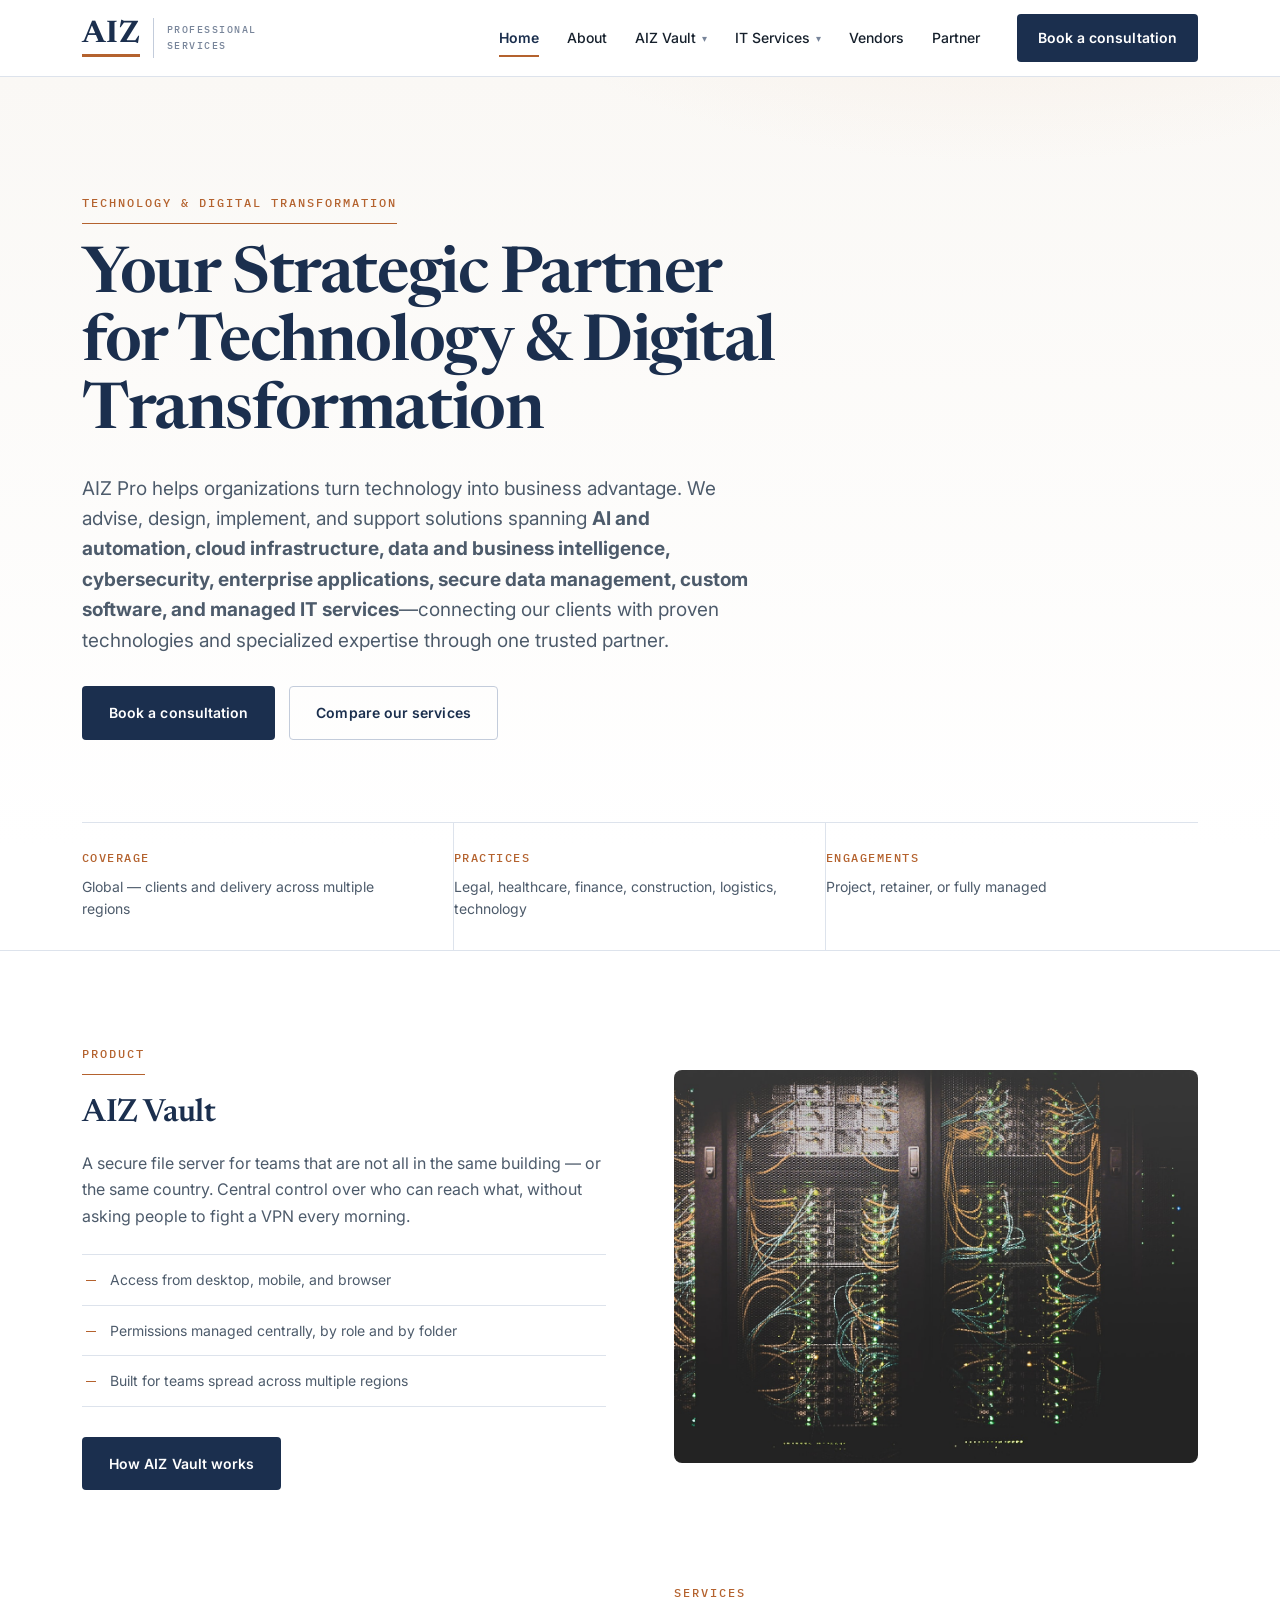
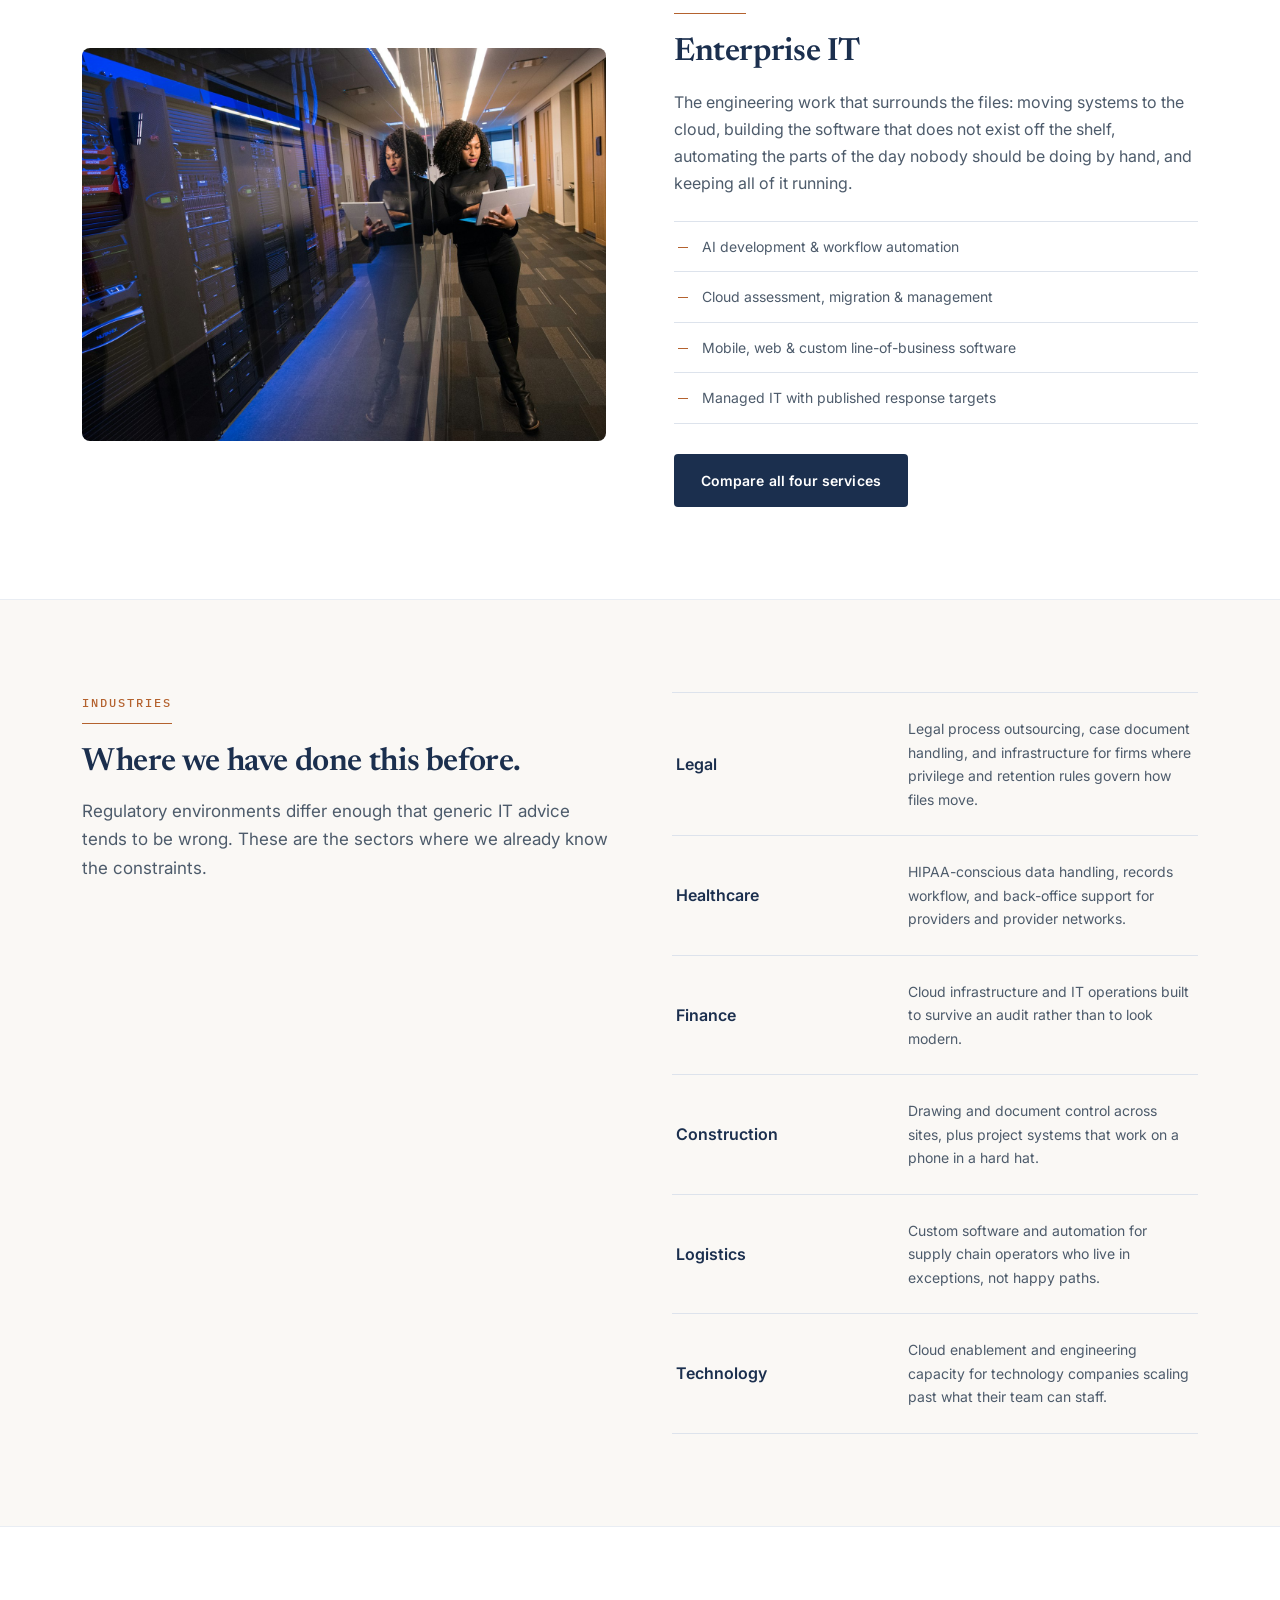
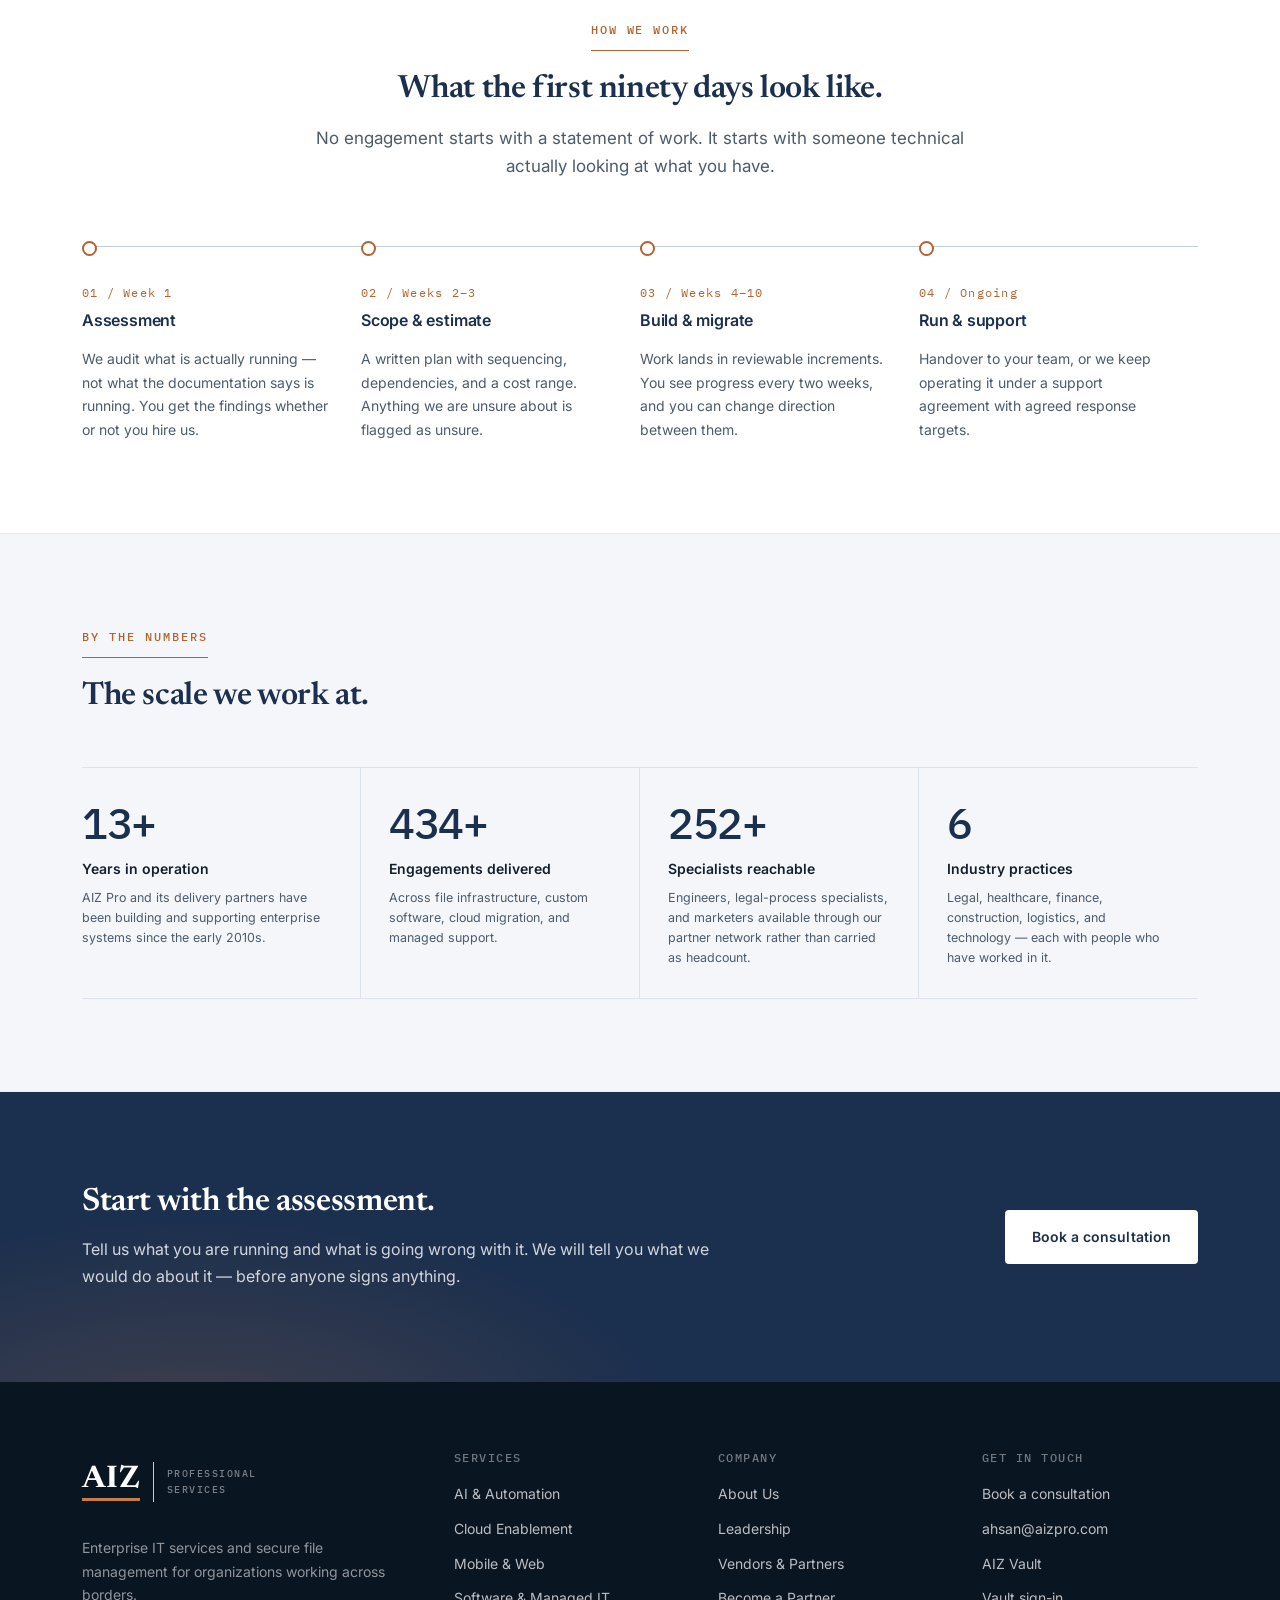
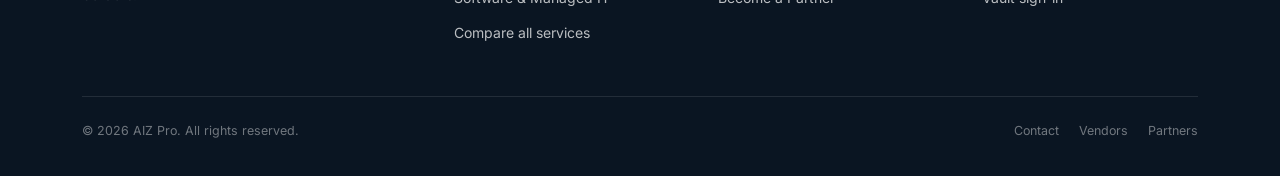
<file: index.html>
<!DOCTYPE html>
<html lang="en">
<head>
<meta charset="UTF-8">
<meta name="viewport" content="width=device-width, initial-scale=1.0">
<title>Your strategic partner for technology and digital transformation</title>
<meta name="description" content="AIZ Pro runs secure file infrastructure and enterprise IT services — cloud, custom software, automation, and managed support — for organizations operating across the Americas.">
<meta property="og:type" content="website">
<meta property="og:title" content="Your strategic partner for technology and digital transformation">
<meta property="og:description" content="Secure file infrastructure and enterprise IT services for organizations operating across borders.">
<meta property="og:url" content="https://aizpro.com/">
<meta property="og:image" content="https://aizpro.com/images/aiz-logo-social.jpg">
<meta name="twitter:card" content="summary">
<meta name="twitter:title" content="Your strategic partner for technology and digital transformation">
<meta name="twitter:description" content="Secure file infrastructure and enterprise IT services for organizations operating across borders.">
<link rel="canonical" href="https://aizpro.com/">
<link rel="icon" type="image/svg+xml" href="images/favicon.svg">
<link rel="preconnect" href="https://fonts.googleapis.com">
<link rel="preconnect" href="https://fonts.gstatic.com" crossorigin>
<link rel="stylesheet" href="https://fonts.googleapis.com/css2?family=Inter:wght@400;500;600;700&family=Newsreader:opsz,wght@6..72,400;6..72,500;6..72,600;6..72,700&family=IBM+Plex+Mono:wght@400;500&display=swap">
<link rel="stylesheet" href="css/style.css">
</head>
<body>
<a class="skip-link" href="#main">Skip to content</a>
<header class="site-header">
  <nav class="nav-wrap" aria-label="Primary">
    <a href="index.html" class="logo" aria-label="AIZ Professional Services &#8212; Home">
      <span class="logo-mark">AIZ</span>
      <span class="logo-rule"></span>
      <span class="logo-text"><span>Professional</span><span>Services</span></span>
    </a>
    <ul class="nav-links" id="primary-nav">
      <li><a href="index.html" aria-current="page">Home</a></li>
      <li><a href="about">About</a></li>
      <li class="has-dropdown">
        <a href="vault" aria-expanded="false">AIZ Vault <span class="caret" aria-hidden="true">&#9662;</span></a>
        <ul class="dropdown">
          <li><a href="vault">Overview</a></li>
        </ul>
      </li>
      <li class="has-dropdown">
        <a href="services" aria-expanded="false">IT Services <span class="caret" aria-hidden="true">&#9662;</span></a>
        <div class="dropdown mega">
          <div class="mega-grid">
            <a href="ai">
              <span class="mega-title">AI Development &amp; Automation</span>
              <span class="mega-desc">Document processing, workflow automation, and models trained on your own data.</span>
            </a>
            <a href="cloud">
              <span class="mega-title">Cloud Enablement</span>
              <span class="mega-desc">Assessment, migration, and ongoing management across Azure, AWS, and Google Cloud.</span>
            </a>
            <a href="mobile-web">
              <span class="mega-title">Mobile &amp; Web Development</span>
              <span class="mega-desc">iOS, Android, and web builds with accessibility and performance budgets set up front.</span>
            </a>
            <a href="software">
              <span class="mega-title">Custom Software &amp; Managed IT</span>
              <span class="mega-desc">Line-of-business systems, plus a service desk with published response targets.</span>
            </a>
            <div class="mega-foot">
              <p>Not sure which fits? Compare all four side by side.</p>
              <a class="btn btn-secondary" href="services">Compare services</a>
            </div>
          </div>
        </div>
      </li>
      <li><a href="vendors">Vendors</a></li>
      <li><a href="partner">Partner</a></li>
    </ul>
    <div class="nav-cta">
      <a class="btn btn-primary" href="contact">Book a consultation</a>
      <button class="nav-toggle" aria-label="Toggle menu" aria-controls="primary-nav" aria-expanded="false">
        <span></span><span></span><span></span>
      </button>
    </div>
  </nav>
</header>

<main id="main">

  <!-- Hero — editorial, deliberately not another split-with-photo -->
  <section class="home-hero">
    <div class="container">
      <div class="home-hero-body">
        <span class="eyebrow">Technology &amp; Digital Transformation</span>
        <h1 class="h-hero">Your Strategic Partner for Technology &amp; Digital Transformation</h1>
        <p class="lede">AIZ Pro helps organizations turn technology into business advantage. We advise, design, implement, and support solutions spanning <strong>AI and automation, cloud infrastructure, data and business intelligence, cybersecurity, enterprise applications, secure data management, custom software, and managed IT services</strong>&#8212;connecting our clients with proven technologies and specialized expertise through one trusted partner.</p>
        <div class="btn-row">
          <a class="btn btn-primary" href="contact">Book a consultation</a>
          <a class="btn btn-secondary" href="services">Compare our services</a>
        </div>
      </div>
      <dl class="hero-meta">
        <div>
          <dt>Coverage</dt>
          <dd>Global &#8212; clients and delivery across multiple regions</dd>
        </div>
        <div>
          <dt>Practices</dt>
          <dd>Legal, healthcare, finance, construction, logistics, technology</dd>
        </div>
        <div>
          <dt>Engagements</dt>
          <dd>Project, retainer, or fully managed</dd>
        </div>
      </dl>
    </div>
  </section>


  <!-- What we do — feature rows, no card chrome -->
  <section>
    <div class="container">

      <div class="feature-row" data-reveal>
        <div>
          <span class="eyebrow">Product</span>
          <h2>AIZ Vault</h2>
          <p>A secure file server for teams that are not all in the same building &#8212; or the same country. Central control over who can reach what, without asking people to fight a VPN every morning.</p>
          <ul class="feature-list">
            <li>Access from desktop, mobile, and browser</li>
            <li>Permissions managed centrally, by role and by folder</li>
            <li>Built for teams spread across multiple regions</li>
          </ul>
          <div class="btn-row">
            <a class="btn btn-primary" href="vault">How AIZ Vault works</a>
          </div>
        </div>
        <div class="feature-media">
          <div class="photo-frame">
            <img src="images/vault-datacenter.jpg" alt="Rows of server racks in a data center" width="800" height="600" loading="lazy" decoding="async">
          </div>
        </div>
      </div>

      <div class="feature-row flip" data-reveal>
        <div>
          <span class="eyebrow">Services</span>
          <h2>Enterprise IT</h2>
          <p>The engineering work that surrounds the files: moving systems to the cloud, building the software that does not exist off the shelf, automating the parts of the day nobody should be doing by hand, and keeping all of it running.</p>
          <ul class="feature-list">
            <li>AI development &amp; workflow automation</li>
            <li>Cloud assessment, migration &amp; management</li>
            <li>Mobile, web &amp; custom line-of-business software</li>
            <li>Managed IT with published response targets</li>
          </ul>
          <div class="btn-row">
            <a class="btn btn-primary" href="services">Compare all four services</a>
          </div>
        </div>
        <div class="feature-media">
          <div class="photo-frame">
            <img src="images/service-cloud.jpg" alt="Engineers reviewing cloud infrastructure on screen" width="800" height="600" loading="lazy" decoding="async">
          </div>
        </div>
      </div>
    </div>
  </section>

  <!-- Industries — a list, not six more cards -->
  <section class="section-alt">
    <div class="container">
      <div class="split align-start">
        <div class="section-header" style="margin-bottom:0">
          <span class="eyebrow">Industries</span>
          <h2>Where we have done this before.</h2>
          <p>Regulatory environments differ enough that generic IT advice tends to be wrong. These are the sectors where we already know the constraints.</p>
        </div>
        <dl class="def-list" data-reveal>
          <div>
            <dt>Legal</dt>
            <dd>Legal process outsourcing, case document handling, and infrastructure for firms where privilege and retention rules govern how files move.</dd>
          </div>
          <div>
            <dt>Healthcare</dt>
            <dd>HIPAA-conscious data handling, records workflow, and back-office support for providers and provider networks.</dd>
          </div>
          <div>
            <dt>Finance</dt>
            <dd>Cloud infrastructure and IT operations built to survive an audit rather than to look modern.</dd>
          </div>
          <div>
            <dt>Construction</dt>
            <dd>Drawing and document control across sites, plus project systems that work on a phone in a hard hat.</dd>
          </div>
          <div>
            <dt>Logistics</dt>
            <dd>Custom software and automation for supply chain operators who live in exceptions, not happy paths.</dd>
          </div>
          <div>
            <dt>Technology</dt>
            <dd>Cloud enablement and engineering capacity for technology companies scaling past what their team can staff.</dd>
          </div>
        </dl>
      </div>
    </div>
  </section>

  <!-- How an engagement runs -->
  <section>
    <div class="container">
      <div class="section-header centered">
        <span class="eyebrow">How we work</span>
        <h2>What the first ninety days look like.</h2>
        <p>No engagement starts with a statement of work. It starts with someone technical actually looking at what you have.</p>
      </div>
      <div class="timeline" data-reveal>
        <div class="tl-step">
          <span class="tl-idx">01 / Week 1</span>
          <h3>Assessment</h3>
          <p>We audit what is actually running &#8212; not what the documentation says is running. You get the findings whether or not you hire us.</p>
        </div>
        <div class="tl-step">
          <span class="tl-idx">02 / Weeks 2&#8211;3</span>
          <h3>Scope &amp; estimate</h3>
          <p>A written plan with sequencing, dependencies, and a cost range. Anything we are unsure about is flagged as unsure.</p>
        </div>
        <div class="tl-step">
          <span class="tl-idx">03 / Weeks 4&#8211;10</span>
          <h3>Build &amp; migrate</h3>
          <p>Work lands in reviewable increments. You see progress every two weeks, and you can change direction between them.</p>
        </div>
        <div class="tl-step">
          <span class="tl-idx">04 / Ongoing</span>
          <h3>Run &amp; support</h3>
          <p>Handover to your team, or we keep operating it under a support agreement with agreed response targets.</p>
        </div>
      </div>
    </div>
  </section>

  <!-- Numbers, framed honestly -->
  <section class="section-cool">
    <div class="container">
      <div class="section-header">
        <span class="eyebrow">By the numbers</span>
        <h2>The scale we work at.</h2>
      </div>
      <div class="stat-band">
        <div class="stat" data-reveal>
          <div class="num" data-count="15" data-suffix="+">15+</div>
          <div class="label">Years in operation</div>
          <p>AIZ Pro and its delivery partners have been building and supporting enterprise systems since the early 2010s.</p>
        </div>
        <div class="stat" data-reveal data-delay="1">
          <div class="num" data-count="500" data-suffix="+">500+</div>
          <div class="label">Engagements delivered</div>
          <p>Across file infrastructure, custom software, cloud migration, and managed support.</p>
        </div>
        <div class="stat" data-reveal data-delay="2">
          <div class="num" data-count="290" data-suffix="+">290+</div>
          <div class="label">Specialists reachable</div>
          <p>Engineers, legal-process specialists, and marketers available through our partner network rather than carried as headcount.</p>
        </div>
        <div class="stat" data-reveal data-delay="3">
          <div class="num">6</div>
          <div class="label">Industry practices</div>
          <p>Legal, healthcare, finance, construction, logistics, and technology &#8212; each with people who have worked in it.</p>
        </div>
      </div>
    </div>
  </section>

  <!-- CTA -->
  <section class="cta-band">
    <div class="container on-dark">
      <div class="cta-inner">
        <div>
          <h2>Start with the assessment.</h2>
          <p>Tell us what you are running and what is going wrong with it. We will tell you what we would do about it &#8212; before anyone signs anything.</p>
        </div>
        <div class="btn-row">
          <a class="btn btn-primary" href="contact">Book a consultation</a>
        </div>
      </div>
    </div>
  </section>

</main>

<footer class="site-footer">
  <div class="container">
    <div class="footer-top">
      <div class="footer-brand">
        <span class="logo" aria-hidden="true">
          <span class="logo-mark">AIZ</span>
          <span class="logo-rule"></span>
          <span class="logo-text"><span>Professional</span><span>Services</span></span>
        </span>
        <p class="footer-blurb">Enterprise IT services and secure file management for organizations working across borders.</p>
      </div>
      <div class="footer-col">
        <h2>Services</h2>
        <ul>
          <li><a href="ai">AI &amp; Automation</a></li>
          <li><a href="cloud">Cloud Enablement</a></li>
          <li><a href="mobile-web">Mobile &amp; Web</a></li>
          <li><a href="software">Software &amp; Managed IT</a></li>
          <li><a href="services">Compare all services</a></li>
        </ul>
      </div>
      <div class="footer-col">
        <h2>Company</h2>
        <ul>
          <li><a href="about">About Us</a></li>
          <li><a href="about#leadership">Leadership</a></li>
          <li><a href="vendors">Vendors &amp; Partners</a></li>
          <li><a href="partner">Become a Partner</a></li>
        </ul>
      </div>
      <div class="footer-col">
        <h2>Get in touch</h2>
        <ul>
          <li><a href="contact">Book a consultation</a></li>
          <li><a href="mailto:ahsan@aizpro.com">ahsan@aizpro.com</a></li>
          <li><a href="vault">AIZ Vault</a></li>
          <li><a href="https://portal.aizvault.com" target="_blank" rel="noopener">Vault sign-in</a></li>
        </ul>
      </div>
    </div>
    <div class="footer-bottom">
      <div>&#169; 2026 AIZ Pro. All rights reserved.</div>
      <ul>
        <li><a href="contact">Contact</a></li>
        <li><a href="vendors">Vendors</a></li>
        <li><a href="partner">Partners</a></li>
      </ul>
    </div>
  </div>
</footer>
<script src="js/main.js"></script>
</body>
</html>
</file>
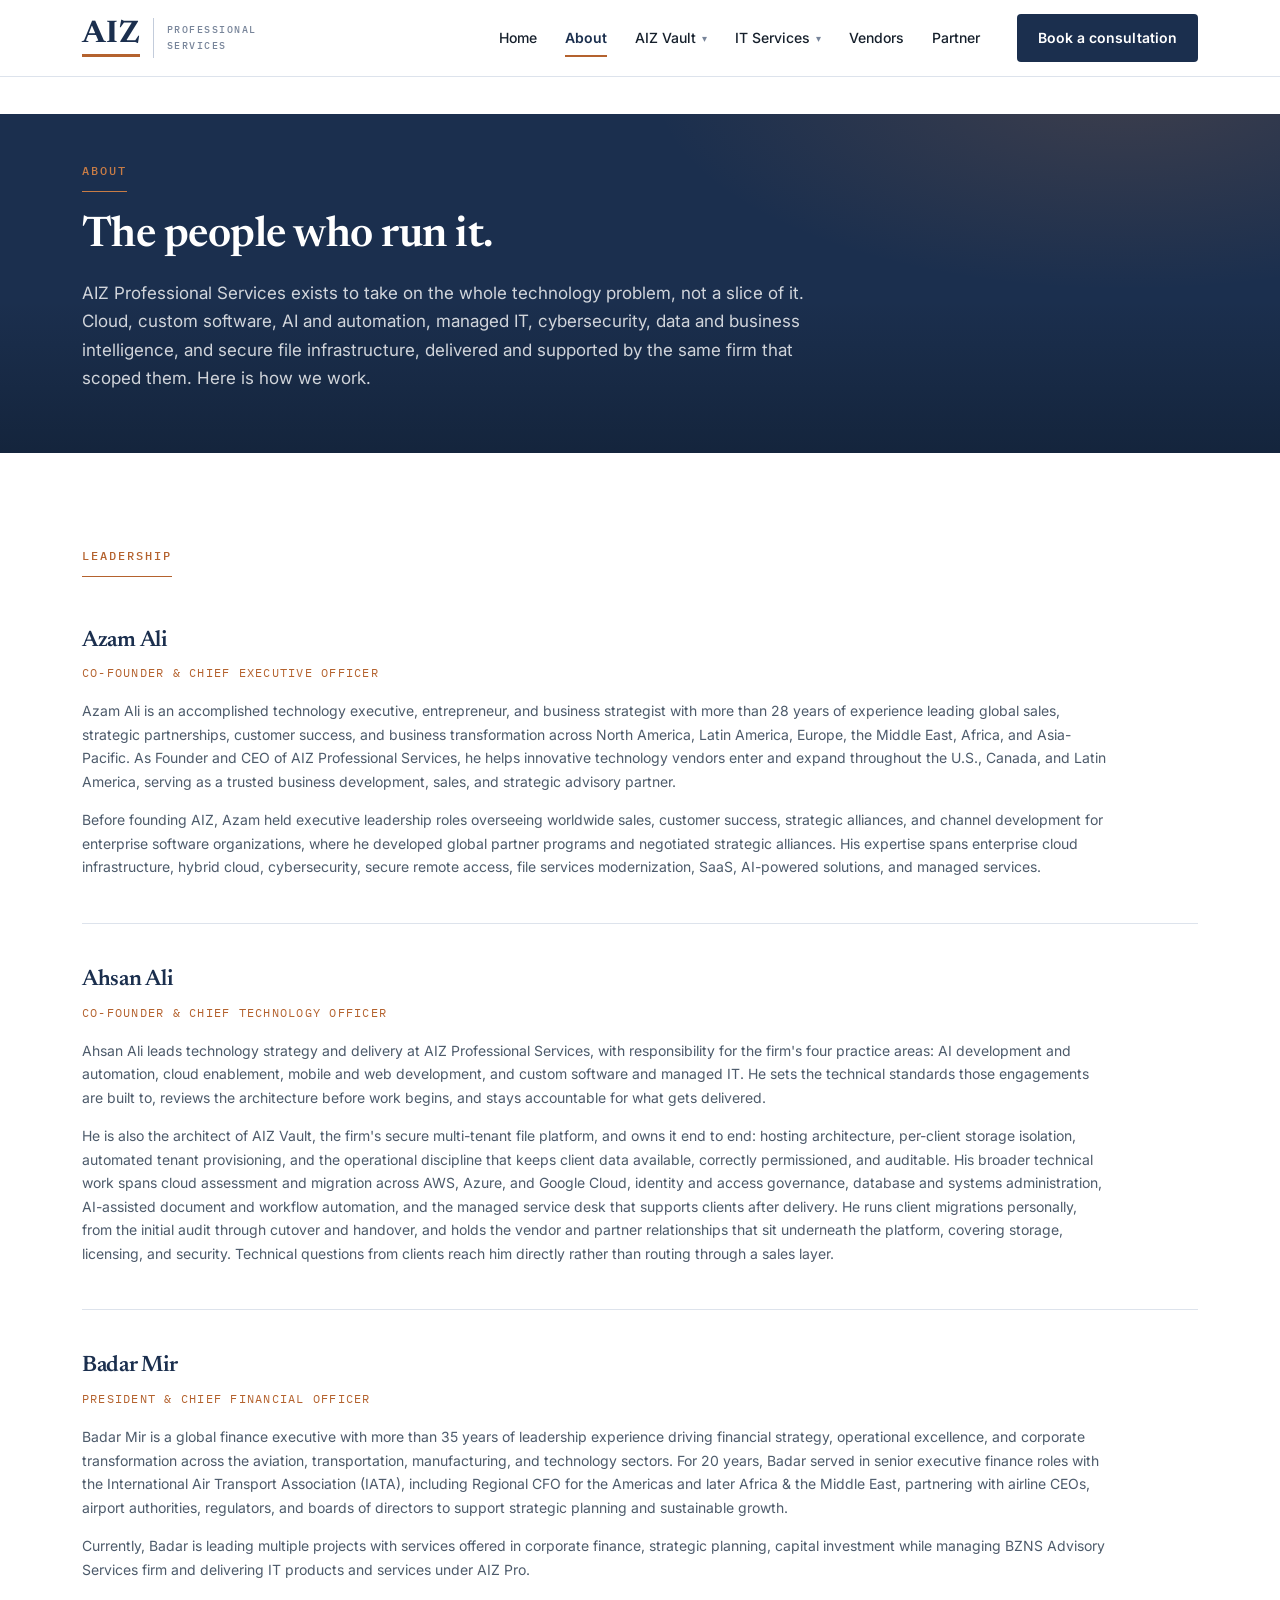
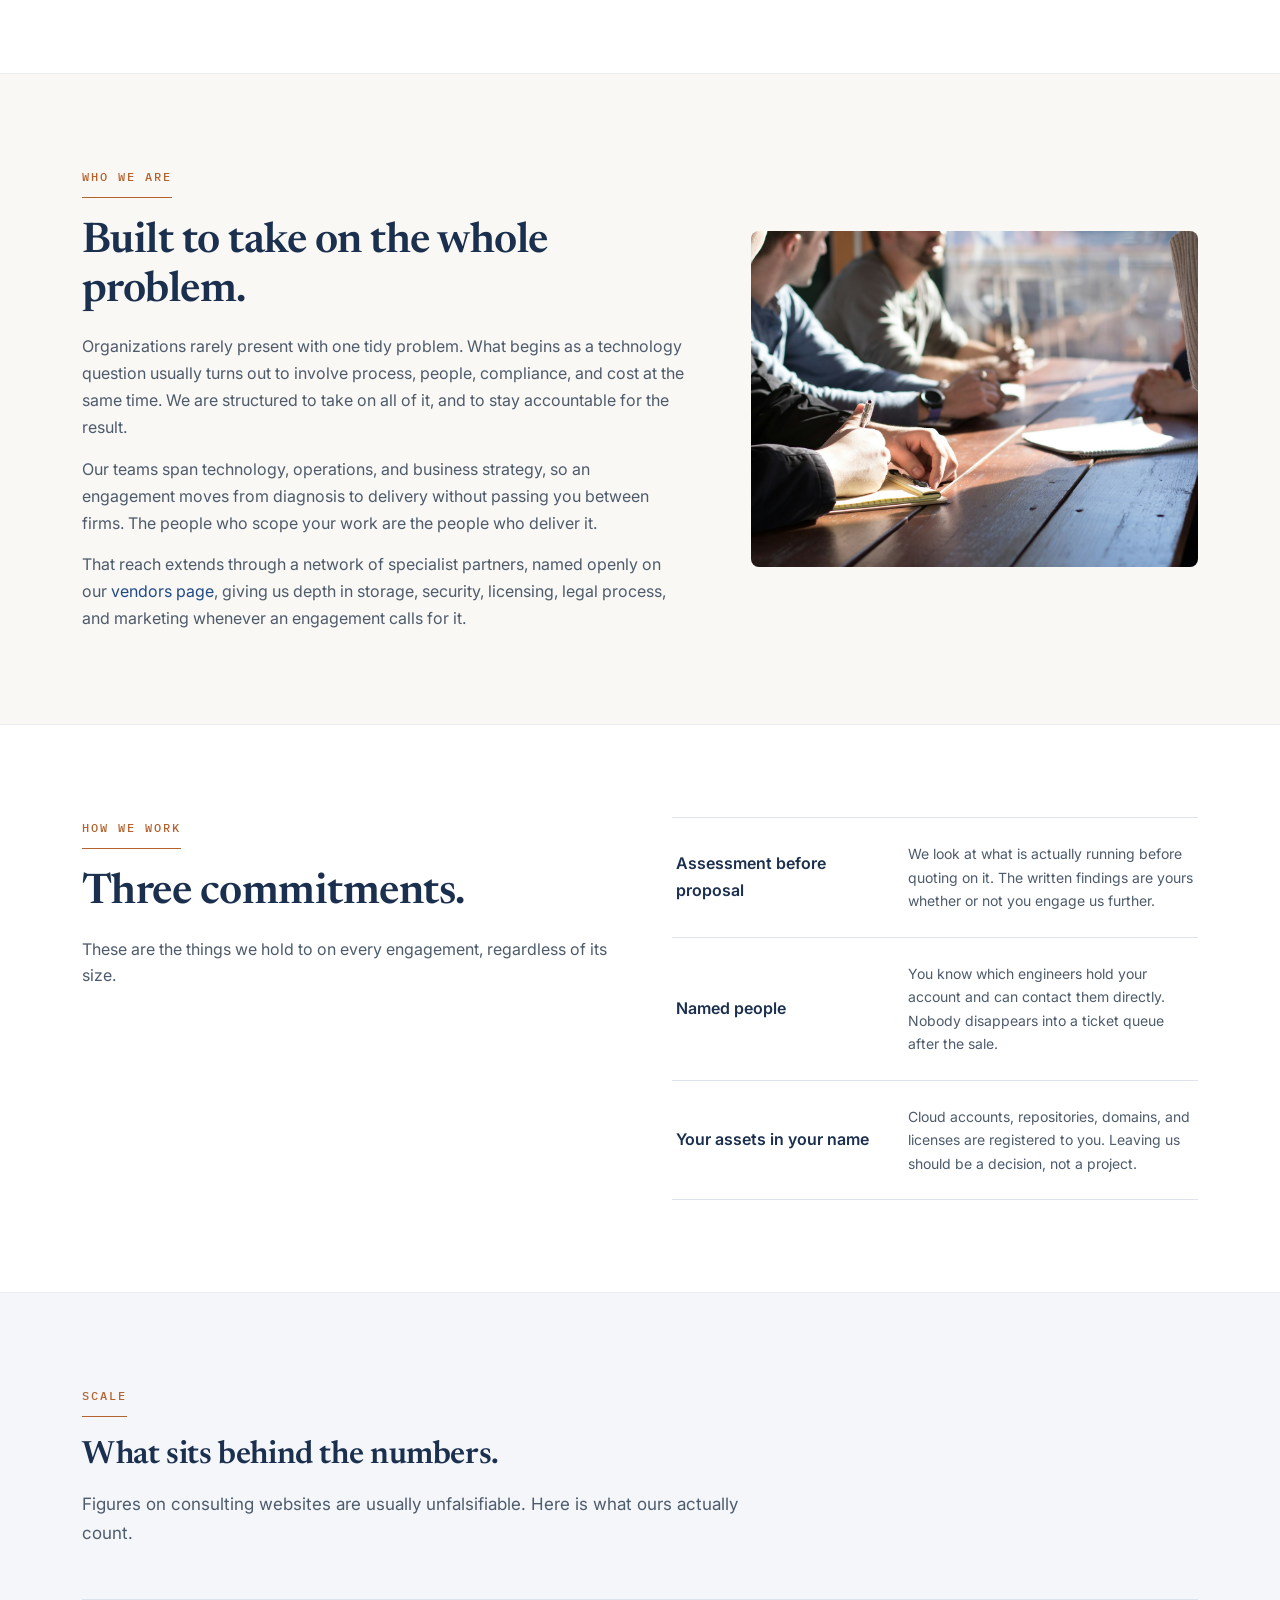
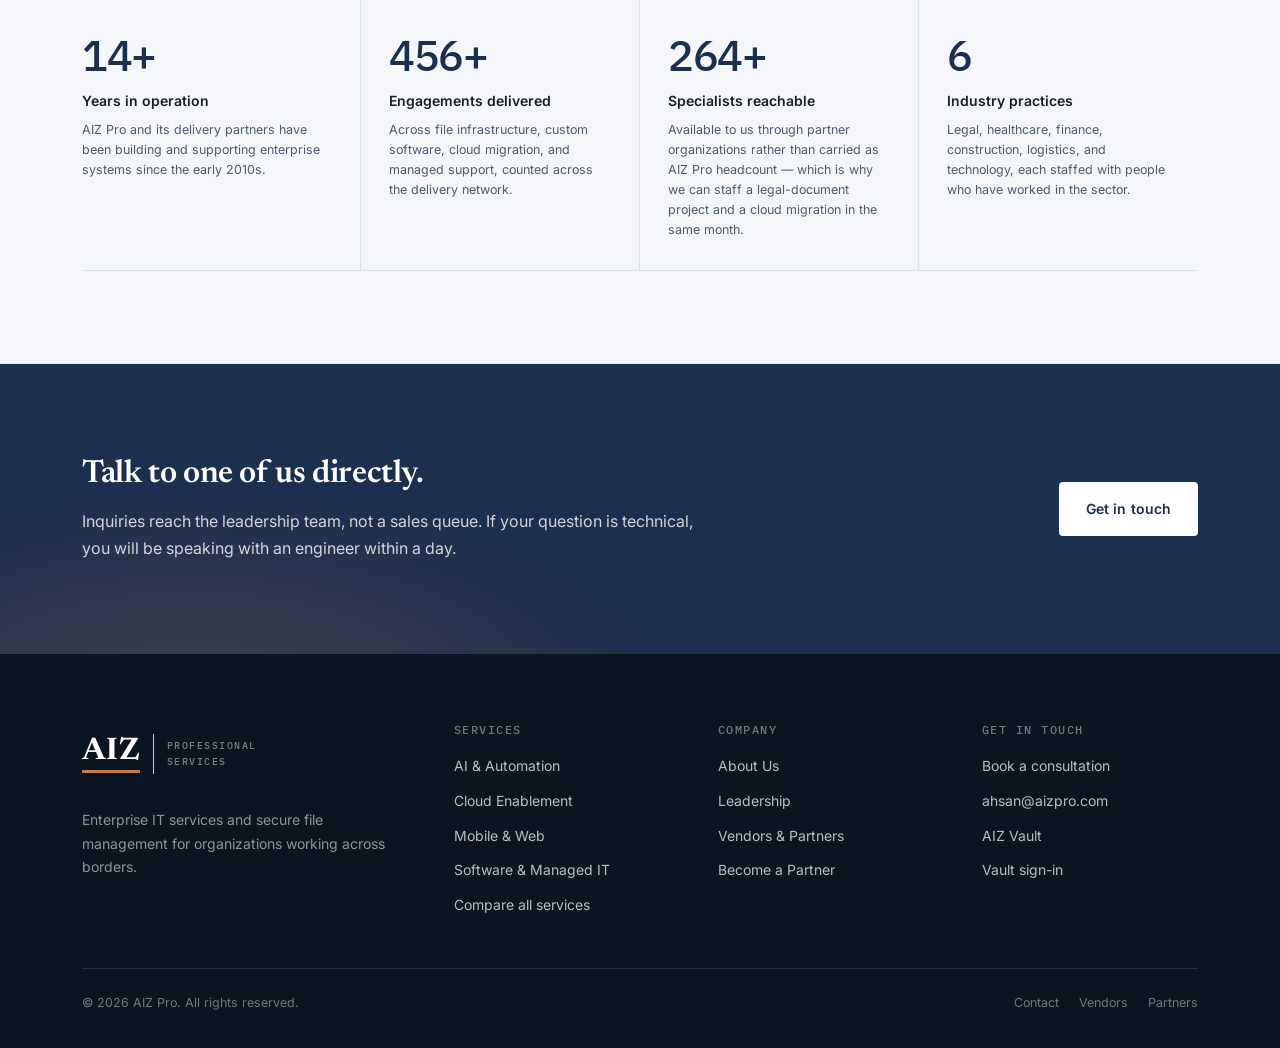
<file: about.html>
<!DOCTYPE html>
<html lang="en">
<head>
<meta charset="UTF-8">
<meta name="viewport" content="width=device-width, initial-scale=1.0">
<title>About AIZ Pro — Who You Would Actually Work With</title>
<meta name="description" content="AIZ Professional Services brings enterprise IT and secure file management under one partner. Meet the leadership, and see how we work and what we will not do.">
<meta property="og:type" content="website">
<meta property="og:title" content="About AIZ Pro — Who You Would Actually Work With">
<meta property="og:description" content="Enterprise IT and secure file management under one partner. Meet the leadership and how we work.">
<meta property="og:url" content="https://aizpro.com/about">
<meta property="og:image" content="https://aizpro.com/images/aiz-logo-social.jpg">
<meta name="twitter:card" content="summary">
<meta name="twitter:title" content="About AIZ Pro — Who You Would Actually Work With">
<meta name="twitter:description" content="Enterprise IT and secure file management under one partner. Meet the leadership and how we work.">
<link rel="canonical" href="https://aizpro.com/about">
<link rel="icon" type="image/svg+xml" href="images/favicon.svg">
<link rel="preconnect" href="https://fonts.googleapis.com">
<link rel="preconnect" href="https://fonts.gstatic.com" crossorigin>
<link rel="stylesheet" href="https://fonts.googleapis.com/css2?family=Inter:wght@400;500;600;700&family=Newsreader:opsz,wght@6..72,400;6..72,500;6..72,600;6..72,700&family=IBM+Plex+Mono:wght@400;500&display=swap">
<link rel="stylesheet" href="css/style.css">
</head>
<body>
<a class="skip-link" href="#main">Skip to content</a>
<header class="site-header">
  <nav class="nav-wrap" aria-label="Primary">
    <a href="index.html" class="logo" aria-label="AIZ Professional Services &#8212; Home">
      <span class="logo-mark">AIZ</span>
      <span class="logo-rule"></span>
      <span class="logo-text"><span>Professional</span><span>Services</span></span>
    </a>
    <ul class="nav-links" id="primary-nav">
      <li><a href="index.html">Home</a></li>
      <li><a href="about" aria-current="page">About</a></li>
      <li class="has-dropdown">
        <a href="vault" aria-expanded="false">AIZ Vault <span class="caret" aria-hidden="true">&#9662;</span></a>
        <ul class="dropdown">
          <li><a href="vault">Overview</a></li>
        </ul>
      </li>
      <li class="has-dropdown">
        <a href="services" aria-expanded="false">IT Services <span class="caret" aria-hidden="true">&#9662;</span></a>
        <div class="dropdown mega">
          <div class="mega-grid">
            <a href="ai">
              <span class="mega-title">AI Development &amp; Automation</span>
              <span class="mega-desc">Document processing, workflow automation, and models trained on your own data.</span>
            </a>
            <a href="cloud">
              <span class="mega-title">Cloud Enablement</span>
              <span class="mega-desc">Assessment, migration, and ongoing management across Azure, AWS, and Google Cloud.</span>
            </a>
            <a href="mobile-web">
              <span class="mega-title">Mobile &amp; Web Development</span>
              <span class="mega-desc">iOS, Android, and web builds with accessibility and performance budgets set up front.</span>
            </a>
            <a href="software">
              <span class="mega-title">Custom Software &amp; Managed IT</span>
              <span class="mega-desc">Line-of-business systems, plus a service desk with published response targets.</span>
            </a>
            <div class="mega-foot">
              <p>Not sure which fits? Compare all four side by side.</p>
              <a class="btn btn-secondary" href="services">Compare services</a>
            </div>
          </div>
        </div>
      </li>
      <li><a href="vendors">Vendors</a></li>
      <li><a href="partner">Partner</a></li>
    </ul>
    <div class="nav-cta">
      <a class="btn btn-primary" href="contact">Book a consultation</a>
      <button class="nav-toggle" aria-label="Toggle menu" aria-controls="primary-nav" aria-expanded="false">
        <span></span><span></span><span></span>
      </button>
    </div>
  </nav>
</header>

<main id="main">
  <nav class="breadcrumb" aria-label="Breadcrumb">
    <div class="container">
      <ol>
      <li><a href="index.html">Home</a></li>
      <li aria-current="page">About Us</li>
      </ol>
    </div>
  </nav>

  <section class="page-hero">
    <div class="container">
      <div class="page-hero-body">
        <span class="eyebrow">About</span>
        <h1>The people who run it.</h1>
        <p>AIZ Professional Services exists to take on the whole technology problem, not a slice of it. Cloud, custom software, AI and automation, managed IT, cybersecurity, data and business intelligence, and secure file infrastructure, delivered and supported by the same firm that scoped them. Here is how we work.</p>
      </div>
    </div>
  </section>

  <!-- Leadership first: real, named people are the strongest thing on this site -->
  <section id="leadership">
    <div class="container">
      <div class="section-header">
        <span class="eyebrow">Leadership</span>
      </div>

      <div class="leader" data-reveal>
        <div>
          <h2>Azam Ali</h2>
          <div class="title">Co-Founder &amp; Chief Executive Officer</div>
          <p>Azam Ali is an accomplished technology executive, entrepreneur, and business strategist with more than 28 years of experience leading global sales, strategic partnerships, customer success, and business transformation across North America, Latin America, Europe, the Middle East, Africa, and Asia-Pacific. As Founder and CEO of AIZ Professional Services, he helps innovative technology vendors enter and expand throughout the U.S., Canada, and Latin America, serving as a trusted business development, sales, and strategic advisory partner.</p>
          <p>Before founding AIZ, Azam held executive leadership roles overseeing worldwide sales, customer success, strategic alliances, and channel development for enterprise software organizations, where he developed global partner programs and negotiated strategic alliances. His expertise spans enterprise cloud infrastructure, hybrid cloud, cybersecurity, secure remote access, file services modernization, SaaS, AI-powered solutions, and managed services.</p>
        </div>
      </div>

      <hr class="rule">

      <div class="leader" data-reveal>
        <div>
          <h2>Ahsan Ali</h2>
          <div class="title">Co-Founder &amp; Chief Technology Officer</div>
          <p>Ahsan Ali leads technology strategy and delivery at AIZ Professional Services, with responsibility for the firm's four practice areas: AI development and automation, cloud enablement, mobile and web development, and custom software and managed IT. He sets the technical standards those engagements are built to, reviews the architecture before work begins, and stays accountable for what gets delivered.</p>
          <p>He is also the architect of AIZ Vault, the firm's secure multi-tenant file platform, and owns it end to end: hosting architecture, per-client storage isolation, automated tenant provisioning, and the operational discipline that keeps client data available, correctly permissioned, and auditable. His broader technical work spans cloud assessment and migration across AWS, Azure, and Google Cloud, identity and access governance, database and systems administration, AI-assisted document and workflow automation, and the managed service desk that supports clients after delivery. He runs client migrations personally, from the initial audit through cutover and handover, and holds the vendor and partner relationships that sit underneath the platform, covering storage, licensing, and security. Technical questions from clients reach him directly rather than routing through a sales layer.</p>
        </div>
      </div>

      <hr class="rule">

      <div class="leader" data-reveal>
        <div>
          <h2>Badar Mir</h2>
          <div class="title">President &amp; Chief Financial Officer</div>
          <p>Badar Mir is a global finance executive with more than 35 years of leadership experience driving financial strategy, operational excellence, and corporate transformation across the aviation, transportation, manufacturing, and technology sectors. For 20 years, Badar served in senior executive finance roles with the International Air Transport Association (IATA), including Regional CFO for the Americas and later Africa &amp; the Middle East, partnering with airline CEOs, airport authorities, regulators, and boards of directors to support strategic planning and sustainable growth.</p>
          <p>Currently, Badar is leading multiple projects with services offered in corporate finance, strategic planning, capital investment while managing BZNS Advisory Services firm and delivering IT products and services under AIZ Pro.</p>
        </div>
      </div>
    </div>
  </section>

  <section class="section-alt">
    <div class="container">
      <div class="split split-wide">
        <div>
          <span class="eyebrow">Who we are</span>
          <h2 class="h-lg">Built to take on the whole problem.</h2>
          <p>Organizations rarely present with one tidy problem. What begins as a technology question usually turns out to involve process, people, compliance, and cost at the same time. We are structured to take on all of it, and to stay accountable for the result.</p>
          <p>Our teams span technology, operations, and business strategy, so an engagement moves from diagnosis to delivery without passing you between firms. The people who scope your work are the people who deliver it.</p>
          <p>That reach extends through a network of specialist partners, named openly on our <a href="vendors">vendors page</a>, giving us depth in storage, security, licensing, legal process, and marketing whenever an engagement calls for it.</p>
        </div>
        <div>
          <div class="photo-frame">
            <img src="images/about-meeting.jpg" alt="A working session around a conference table" width="800" height="600" loading="lazy" decoding="async">
          </div>
        </div>
      </div>
    </div>
  </section>

  <section>
    <div class="container">
      <div class="split align-start">
        <div>
          <span class="eyebrow">How we work</span>
          <h2 class="h-lg">Three commitments.</h2>
          <p>These are the things we hold to on every engagement, regardless of its size.</p>
        </div>
        <dl class="def-list" data-reveal>
          <div>
            <dt>Assessment before proposal</dt>
            <dd>We look at what is actually running before quoting on it. The written findings are yours whether or not you engage us further.</dd>
          </div>
          <div>
            <dt>Named people</dt>
            <dd>You know which engineers hold your account and can contact them directly. Nobody disappears into a ticket queue after the sale.</dd>
          </div>
          <div>
            <dt>Your assets in your name</dt>
            <dd>Cloud accounts, repositories, domains, and licenses are registered to you. Leaving us should be a decision, not a project.</dd>
          </div>
        </dl>
      </div>
    </div>
  </section>

  <section class="section-cool">
    <div class="container">
      <div class="section-header">
        <span class="eyebrow">Scale</span>
        <h2>What sits behind the numbers.</h2>
        <p>Figures on consulting websites are usually unfalsifiable. Here is what ours actually count.</p>
      </div>
      <div class="stat-band">
        <div class="stat" data-reveal>
          <div class="num" data-count="15" data-suffix="+">15+</div>
          <div class="label">Years in operation</div>
          <p>AIZ Pro and its delivery partners have been building and supporting enterprise systems since the early 2010s.</p>
        </div>
        <div class="stat" data-reveal data-delay="1">
          <div class="num" data-count="500" data-suffix="+">500+</div>
          <div class="label">Engagements delivered</div>
          <p>Across file infrastructure, custom software, cloud migration, and managed support, counted across the delivery network.</p>
        </div>
        <div class="stat" data-reveal data-delay="2">
          <div class="num" data-count="290" data-suffix="+">290+</div>
          <div class="label">Specialists reachable</div>
          <p>Available to us through partner organizations rather than carried as AIZ Pro headcount &#8212; which is why we can staff a legal-document project and a cloud migration in the same month.</p>
        </div>
        <div class="stat" data-reveal data-delay="3">
          <div class="num">6</div>
          <div class="label">Industry practices</div>
          <p>Legal, healthcare, finance, construction, logistics, and technology, each staffed with people who have worked in the sector.</p>
        </div>
      </div>
    </div>
  </section>

  <section class="cta-band">
    <div class="container on-dark">
      <div class="cta-inner">
        <div>
          <h2>Talk to one of us directly.</h2>
          <p>Inquiries reach the leadership team, not a sales queue. If your question is technical, you will be speaking with an engineer within a day.</p>
        </div>
        <div class="btn-row">
          <a class="btn btn-primary" href="contact">Get in touch</a>
        </div>
      </div>
    </div>
  </section>

</main>

<footer class="site-footer">
  <div class="container">
    <div class="footer-top">
      <div class="footer-brand">
        <span class="logo" aria-hidden="true">
          <span class="logo-mark">AIZ</span>
          <span class="logo-rule"></span>
          <span class="logo-text"><span>Professional</span><span>Services</span></span>
        </span>
        <p class="footer-blurb">Enterprise IT services and secure file management for organizations working across borders.</p>
      </div>
      <div class="footer-col">
        <h2>Services</h2>
        <ul>
          <li><a href="ai">AI &amp; Automation</a></li>
          <li><a href="cloud">Cloud Enablement</a></li>
          <li><a href="mobile-web">Mobile &amp; Web</a></li>
          <li><a href="software">Software &amp; Managed IT</a></li>
          <li><a href="services">Compare all services</a></li>
        </ul>
      </div>
      <div class="footer-col">
        <h2>Company</h2>
        <ul>
          <li><a href="about">About Us</a></li>
          <li><a href="about#leadership">Leadership</a></li>
          <li><a href="vendors">Vendors &amp; Partners</a></li>
          <li><a href="partner">Become a Partner</a></li>
        </ul>
      </div>
      <div class="footer-col">
        <h2>Get in touch</h2>
        <ul>
          <li><a href="contact">Book a consultation</a></li>
          <li><a href="mailto:ahsan@aizpro.com">ahsan@aizpro.com</a></li>
          <li><a href="vault">AIZ Vault</a></li>
          <li><a href="https://portal.aizvault.com" target="_blank" rel="noopener">Vault sign-in</a></li>
        </ul>
      </div>
    </div>
    <div class="footer-bottom">
      <div>&#169; 2026 AIZ Pro. All rights reserved.</div>
      <ul>
        <li><a href="contact">Contact</a></li>
        <li><a href="vendors">Vendors</a></li>
        <li><a href="partner">Partners</a></li>
      </ul>
    </div>
  </div>
</footer>
<script src="js/main.js"></script>
</body>
</html>
</file>
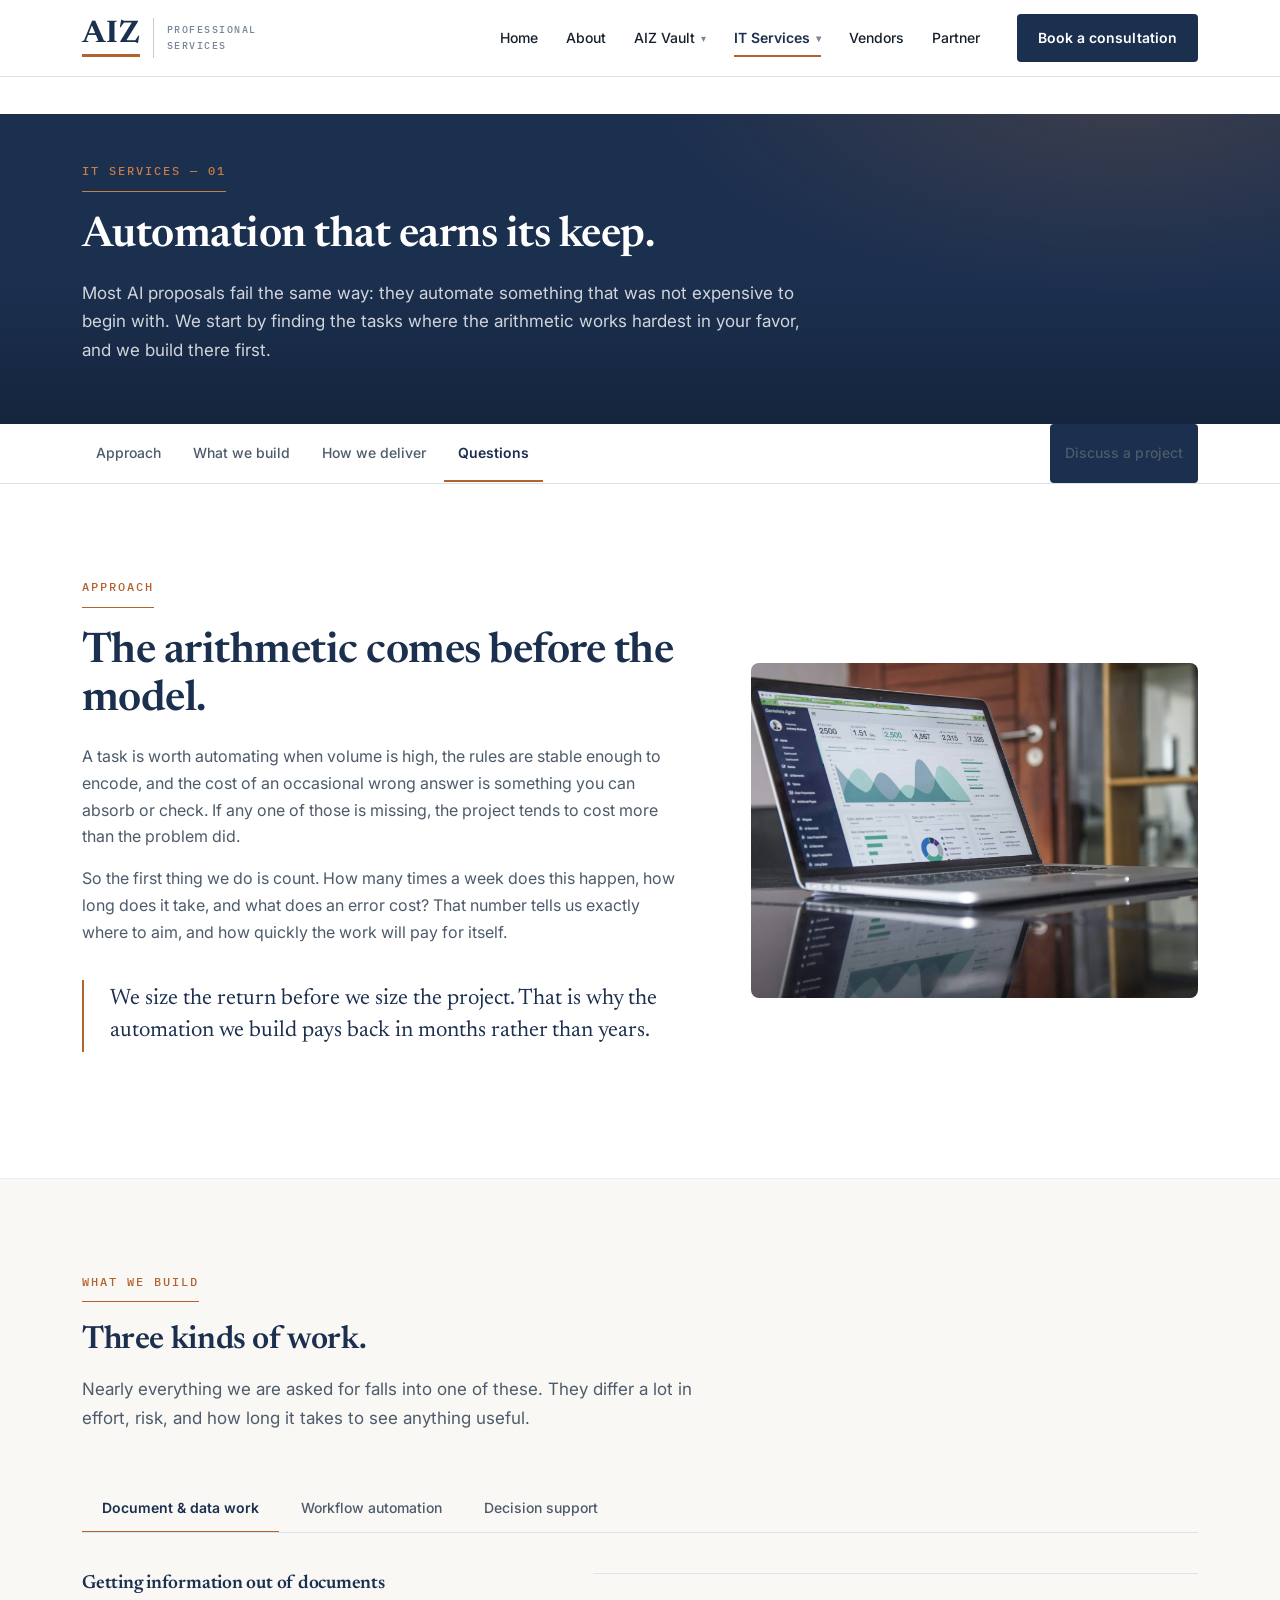
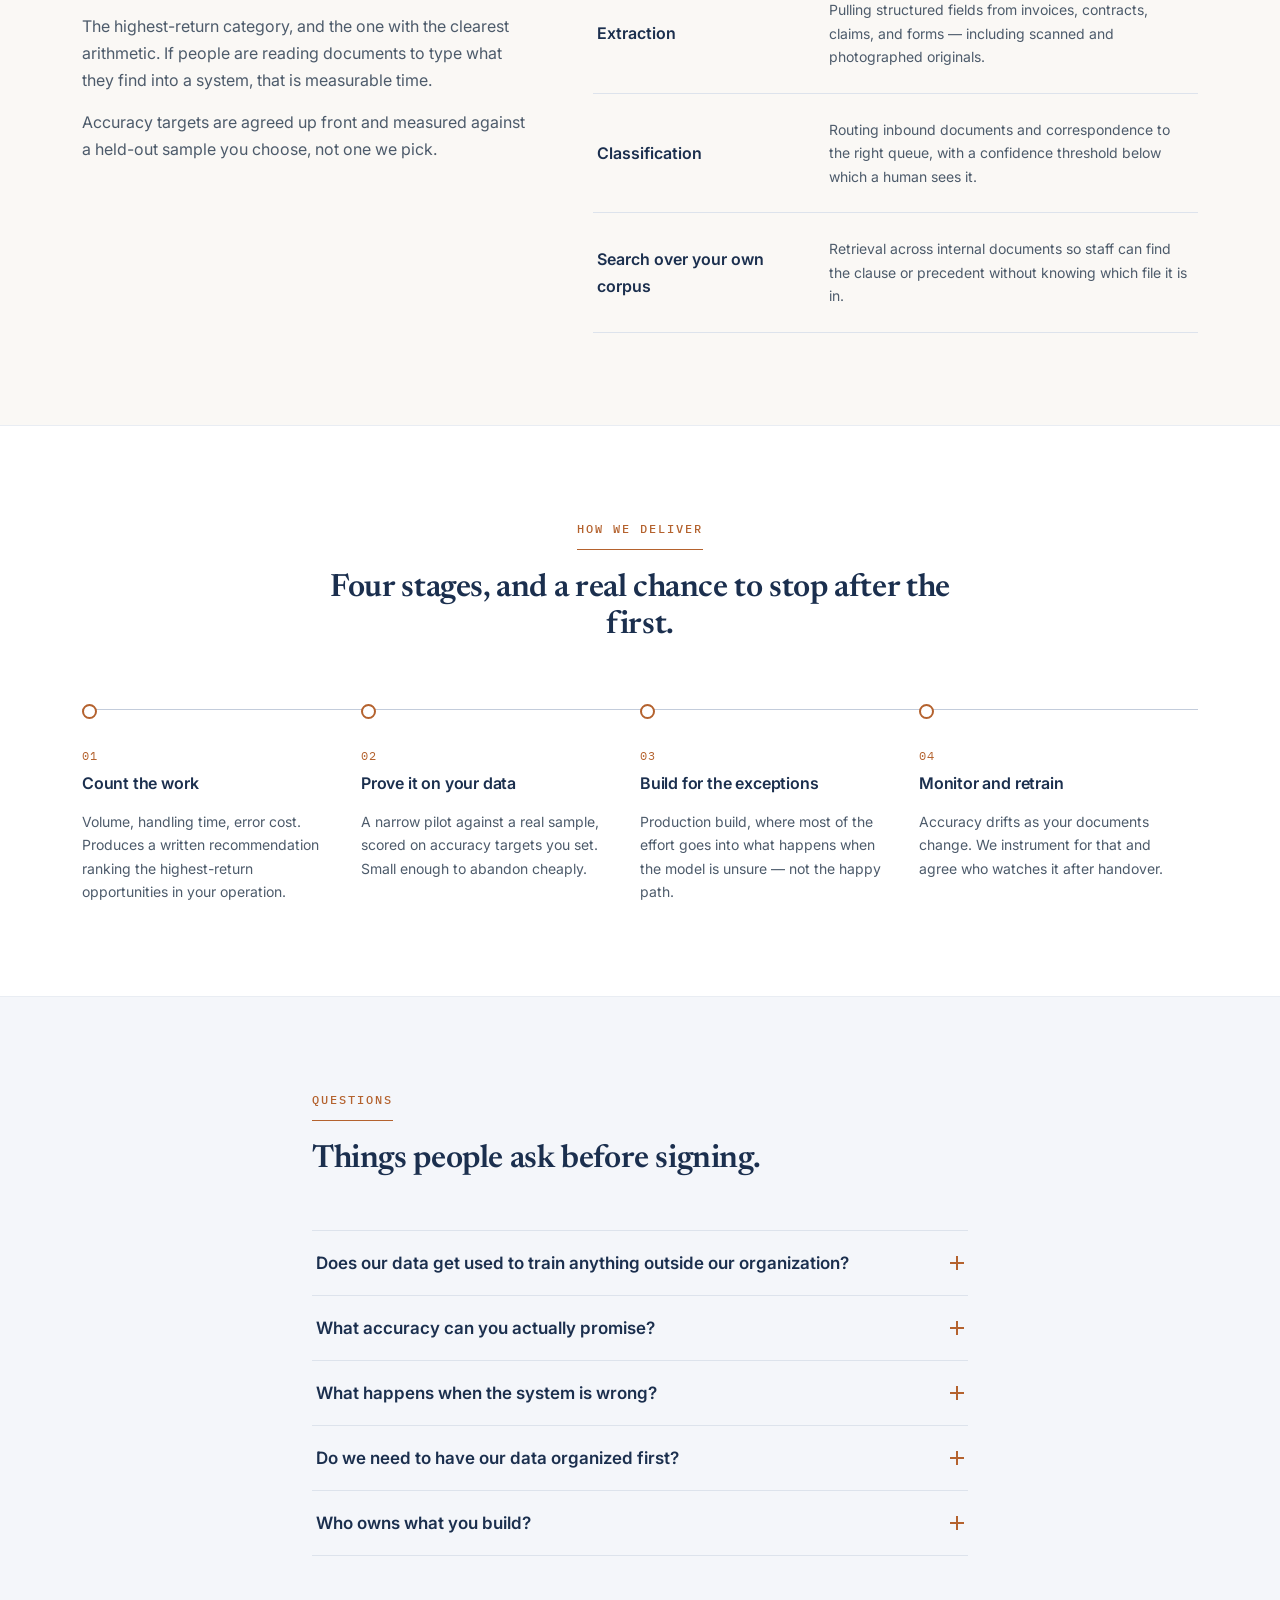
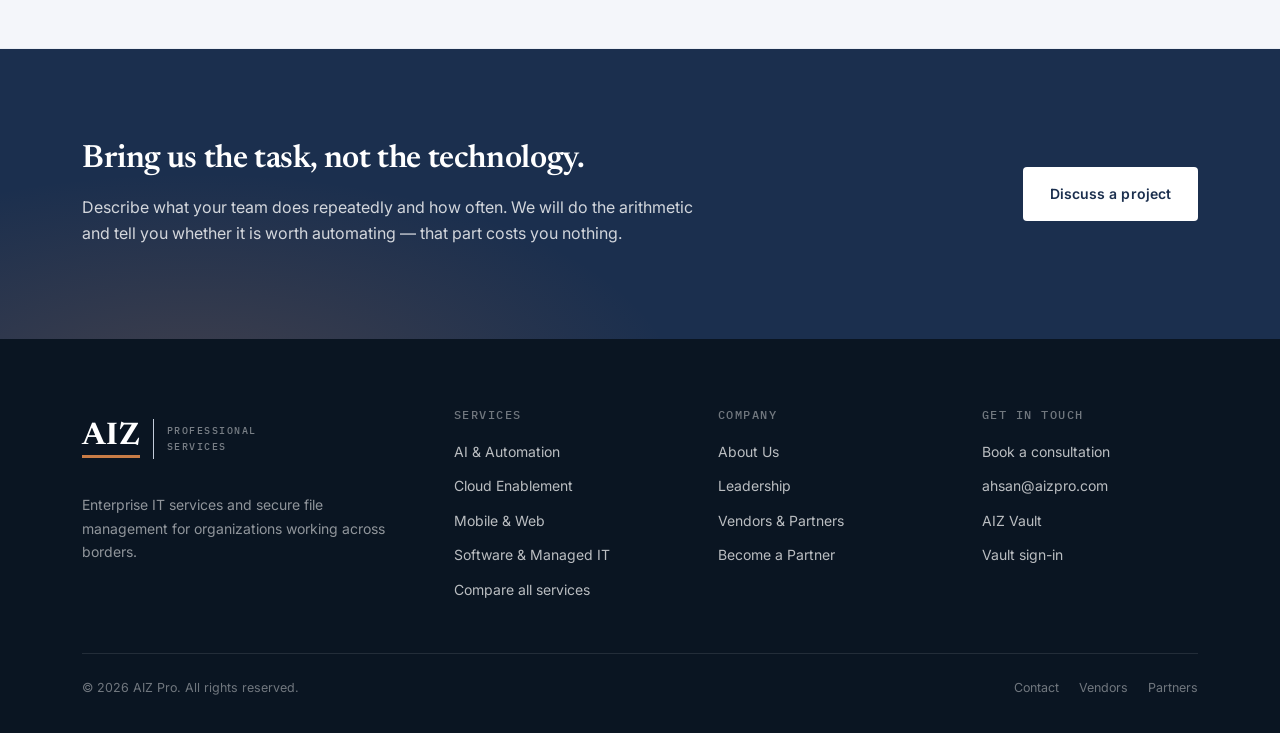
<file: ai-development-automation.html>
<!DOCTYPE html>
<html lang="en">
<head>
<meta charset="UTF-8">
<meta name="viewport" content="width=device-width, initial-scale=1.0">
<title>AI Development & Automation | AIZ Pro</title>
<meta name="description" content="Document extraction, workflow automation, and decision support built on your own data — with an honest view of where automation pays back and where it does not.">
<meta property="og:type" content="website">
<meta property="og:title" content="AI Development & Automation | AIZ Pro">
<meta property="og:description" content="Document extraction, workflow automation, and decision support built on your own data.">
<meta property="og:url" content="https://aizpro.com/ai-development-automation.html">
<meta property="og:image" content="https://aizpro.com/images/aiz-logo-social.jpg">
<meta name="twitter:card" content="summary">
<meta name="twitter:title" content="AI Development & Automation | AIZ Pro">
<meta name="twitter:description" content="Document extraction, workflow automation, and decision support built on your own data.">
<link rel="canonical" href="https://aizpro.com/ai-development-automation.html">
<link rel="icon" type="image/svg+xml" href="images/favicon.svg">
<link rel="preconnect" href="https://fonts.googleapis.com">
<link rel="preconnect" href="https://fonts.gstatic.com" crossorigin>
<link rel="stylesheet" href="https://fonts.googleapis.com/css2?family=Inter:wght@400;500;600;700&family=Newsreader:opsz,wght@6..72,400;6..72,500;6..72,600;6..72,700&family=IBM+Plex+Mono:wght@400;500&display=swap">
<link rel="stylesheet" href="css/style.css">
</head>
<body>
<a class="skip-link" href="#main">Skip to content</a>
<header class="site-header">
  <nav class="nav-wrap" aria-label="Primary">
    <a href="index.html" class="logo" aria-label="AIZ Professional Services &#8212; Home">
      <span class="logo-mark">AIZ</span>
      <span class="logo-rule"></span>
      <span class="logo-text"><span>Professional</span><span>Services</span></span>
    </a>
    <ul class="nav-links" id="primary-nav">
      <li><a href="index.html">Home</a></li>
      <li><a href="about.html">About</a></li>
      <li class="has-dropdown">
        <a href="products.html" aria-expanded="false">AIZ Vault <span class="caret" aria-hidden="true">&#9662;</span></a>
        <ul class="dropdown">
          <li><a href="products.html">Overview</a></li>
        </ul>
      </li>
      <li class="has-dropdown">
        <a href="it-services.html" aria-current="page" aria-expanded="false">IT Services <span class="caret" aria-hidden="true">&#9662;</span></a>
        <div class="dropdown mega">
          <div class="mega-grid">
            <a href="ai-development-automation.html">
              <span class="mega-title">AI Development &amp; Automation</span>
              <span class="mega-desc">Document processing, workflow automation, and models trained on your own data.</span>
            </a>
            <a href="cloud-enablement.html">
              <span class="mega-title">Cloud Enablement</span>
              <span class="mega-desc">Assessment, migration, and ongoing management across Azure, AWS, and Google Cloud.</span>
            </a>
            <a href="mobile-web-development.html">
              <span class="mega-title">Mobile &amp; Web Development</span>
              <span class="mega-desc">iOS, Android, and web builds with accessibility and performance budgets set up front.</span>
            </a>
            <a href="custom-software-managed-it.html">
              <span class="mega-title">Custom Software &amp; Managed IT</span>
              <span class="mega-desc">Line-of-business systems, plus a service desk with published response targets.</span>
            </a>
            <div class="mega-foot">
              <p>Not sure which fits? Compare all four side by side.</p>
              <a class="btn btn-secondary" href="it-services.html">Compare services</a>
            </div>
          </div>
        </div>
      </li>
      <li><a href="vendors.html">Vendors</a></li>
      <li><a href="become-a-partner.html">Partner</a></li>
    </ul>
    <div class="nav-cta">
      <a class="btn btn-primary" href="contact.html">Book a consultation</a>
      <button class="nav-toggle" aria-label="Toggle menu" aria-controls="primary-nav" aria-expanded="false">
        <span></span><span></span><span></span>
      </button>
    </div>
  </nav>
</header>

<main id="main">
  <nav class="breadcrumb" aria-label="Breadcrumb">
    <div class="container">
      <ol>
      <li><a href="index.html">Home</a></li>
      <li><a href="it-services.html">IT Services</a></li>
      <li aria-current="page">AI Development & Automation</li>
      </ol>
    </div>
  </nav>

  <section class="page-hero">
    <div class="container">
      <div class="page-hero-body">
        <span class="eyebrow">IT Services &#8212; 01</span>
        <h1>Automation that earns its keep.</h1>
        <p>Most AI proposals fail the same way: they automate something that was not expensive to begin with. We start by finding the tasks where the arithmetic works hardest in your favor, and we build there first.</p>
      </div>
    </div>
  </section>

  <nav class="subnav" aria-label="On this page">
    <div class="subnav-inner">
      <a href="#approach">Approach</a>
      <a href="#build">What we build</a>
      <a href="#method">How we deliver</a>
      <a href="#faq">Questions</a>
      <span class="subnav-cta"><a class="btn btn-primary" href="contact.html">Discuss a project</a></span>
    </div>
  </nav>

  <section id="approach">
    <div class="container">
      <div class="split split-wide">
        <div>
          <span class="eyebrow">Approach</span>
          <h2 class="h-lg">The arithmetic comes before the model.</h2>
          <p>A task is worth automating when volume is high, the rules are stable enough to encode, and the cost of an occasional wrong answer is something you can absorb or check. If any one of those is missing, the project tends to cost more than the problem did.</p>
          <p>So the first thing we do is count. How many times a week does this happen, how long does it take, and what does an error cost? That number tells us exactly where to aim, and how quickly the work will pay for itself.</p>
          <div class="callout">
            <p>We size the return before we size the project. That is why the automation we build pays back in months rather than years.</p>
          </div>
        </div>
        <div>
          <div class="photo-frame">
            <img src="images/service-ai.jpg" alt="Developers reviewing a data pipeline on screen" width="800" height="600" decoding="async">
          </div>
        </div>
      </div>
    </div>
  </section>

  <section id="build" class="section-alt">
    <div class="container">
      <div class="section-header">
        <span class="eyebrow">What we build</span>
        <h2>Three kinds of work.</h2>
        <p>Nearly everything we are asked for falls into one of these. They differ a lot in effort, risk, and how long it takes to see anything useful.</p>
      </div>

      <div class="tabs" data-reveal>
        <div class="tablist" role="tablist" aria-label="Categories of AI work">
          <button role="tab" id="tab-doc" aria-controls="panel-doc" aria-selected="true">Document &amp; data work</button>
          <button role="tab" id="tab-flow" aria-controls="panel-flow" aria-selected="false" tabindex="-1">Workflow automation</button>
          <button role="tab" id="tab-dec" aria-controls="panel-dec" aria-selected="false" tabindex="-1">Decision support</button>
        </div>

        <div class="tabpanel" id="panel-doc" role="tabpanel" aria-labelledby="tab-doc" tabindex="0">
          <div class="split split-narrow align-start">
            <div>
              <h3>Getting information out of documents</h3>
              <p>The highest-return category, and the one with the clearest arithmetic. If people are reading documents to type what they find into a system, that is measurable time.</p>
              <p>Accuracy targets are agreed up front and measured against a held-out sample you choose, not one we pick.</p>
            </div>
            <dl class="def-list">
              <div>
                <dt>Extraction</dt>
                <dd>Pulling structured fields from invoices, contracts, claims, and forms &#8212; including scanned and photographed originals.</dd>
              </div>
              <div>
                <dt>Classification</dt>
                <dd>Routing inbound documents and correspondence to the right queue, with a confidence threshold below which a human sees it.</dd>
              </div>
              <div>
                <dt>Search over your own corpus</dt>
                <dd>Retrieval across internal documents so staff can find the clause or precedent without knowing which file it is in.</dd>
              </div>
            </dl>
          </div>
        </div>

        <div class="tabpanel" id="panel-flow" role="tabpanel" aria-labelledby="tab-flow" tabindex="0" hidden>
          <div class="split split-narrow align-start">
            <div>
              <h3>Removing the copy-and-paste layer</h3>
              <p>Most organizations have at least one person whose job is partly to move data between two systems that do not talk. This is usually the cheapest thing to fix and the least glamorous.</p>
              <p>Often no machine learning is involved at all &#8212; and we will say so rather than sell you a model.</p>
            </div>
            <dl class="def-list">
              <div>
                <dt>System integration</dt>
                <dd>Connecting the systems directly so the re-keying step disappears, with reconciliation to prove nothing was lost.</dd>
              </div>
              <div>
                <dt>Scheduled processing</dt>
                <dd>Batch jobs that run overnight instead of somebody arriving early to run them by hand.</dd>
              </div>
              <div>
                <dt>Exception handling</dt>
                <dd>The cases that do not fit the rule get flagged and queued rather than silently dropped &#8212; which is where most automation quietly fails.</dd>
              </div>
            </dl>
          </div>
        </div>

        <div class="tabpanel" id="panel-dec" role="tabpanel" aria-labelledby="tab-dec" tabindex="0" hidden>
          <div class="split split-narrow align-start">
            <div>
              <h3>Helping people decide, not deciding for them</h3>
              <p>The highest-risk category. We build these so that a person stays accountable for the decision and can see why the system suggested what it suggested.</p>
              <p>If a decision has legal or clinical consequences, we will push hard for assistive rather than autonomous.</p>
            </div>
            <dl class="def-list">
              <div>
                <dt>Prioritization</dt>
                <dd>Ranking queues so the urgent items surface first, with the ranking rationale visible to whoever works the queue.</dd>
              </div>
              <div>
                <dt>Forecasting</dt>
                <dd>Demand and capacity projections, presented with their error range rather than as a single confident number.</dd>
              </div>
              <div>
                <dt>Anomaly flagging</dt>
                <dd>Surfacing transactions or records that look unlike the rest, for a human to confirm or dismiss.</dd>
              </div>
            </dl>
          </div>
        </div>
      </div>
    </div>
  </section>

  <section id="method">
    <div class="container">
      <div class="section-header centered">
        <span class="eyebrow">How we deliver</span>
        <h2>Four stages, and a real chance to stop after the first.</h2>
      </div>
      <div class="timeline" data-reveal>
        <div class="tl-step">
          <span class="tl-idx">01</span>
          <h3>Count the work</h3>
          <p>Volume, handling time, error cost. Produces a written recommendation ranking the highest-return opportunities in your operation.</p>
        </div>
        <div class="tl-step">
          <span class="tl-idx">02</span>
          <h3>Prove it on your data</h3>
          <p>A narrow pilot against a real sample, scored on accuracy targets you set. Small enough to abandon cheaply.</p>
        </div>
        <div class="tl-step">
          <span class="tl-idx">03</span>
          <h3>Build for the exceptions</h3>
          <p>Production build, where most of the effort goes into what happens when the model is unsure &#8212; not the happy path.</p>
        </div>
        <div class="tl-step">
          <span class="tl-idx">04</span>
          <h3>Monitor and retrain</h3>
          <p>Accuracy drifts as your documents change. We instrument for that and agree who watches it after handover.</p>
        </div>
      </div>
    </div>
  </section>

  <section id="faq" class="section-cool">
    <div class="container-narrow">
      <div class="section-header">
        <span class="eyebrow">Questions</span>
        <h2>Things people ask before signing.</h2>
      </div>
      <div class="accordion" data-reveal>
        <div class="acc-item">
          <h3><button class="acc-trigger" id="q1" aria-controls="a1" aria-expanded="false">Does our data get used to train anything outside our organization?<span class="acc-icon" aria-hidden="true"></span></button></h3>
          <div class="acc-panel" id="a1" role="region" aria-labelledby="q1" hidden>
            <div class="acc-panel-inner">
              <p>No. Data handling is written into the engagement agreement before work starts, including where data is processed, how long it is retained, and what happens to it at the end. If a third-party service is involved anywhere in the pipeline, we name it in the proposal rather than in an appendix.</p>
            </div>
          </div>
        </div>
        <div class="acc-item">
          <h3><button class="acc-trigger" id="q2" aria-controls="a2" aria-expanded="false">What accuracy can you actually promise?<span class="acc-icon" aria-hidden="true"></span></button></h3>
          <div class="acc-panel" id="a2" role="region" aria-labelledby="q2" hidden>
            <div class="acc-panel-inner">
              <p>Nothing, until the pilot. Accuracy depends almost entirely on how consistent your documents are, and we cannot know that from the outside. The pilot exists to produce a real number on your data, measured against a sample you select. If that number is below what you need, you have spent a pilot rather than a project.</p>
            </div>
          </div>
        </div>
        <div class="acc-item">
          <h3><button class="acc-trigger" id="q3" aria-controls="a3" aria-expanded="false">What happens when the system is wrong?<span class="acc-icon" aria-hidden="true"></span></button></h3>
          <div class="acc-panel" id="a3" role="region" aria-labelledby="q3" hidden>
            <div class="acc-panel-inner">
              <p>It should be visible, not silent. Every build has a confidence threshold below which the item routes to a person, and an audit trail showing what the system did and why. Designing that path is where most of the build effort goes &#8212; automation that only handles the easy cases creates more work than it removes.</p>
            </div>
          </div>
        </div>
        <div class="acc-item">
          <h3><button class="acc-trigger" id="q4" aria-controls="a4" aria-expanded="false">Do we need to have our data organized first?<span class="acc-icon" aria-hidden="true"></span></button></h3>
          <div class="acc-panel" id="a4" role="region" aria-labelledby="q4" hidden>
            <div class="acc-panel-inner">
              <p>Usually not to the degree people fear. Waiting for a data-quality program to finish before starting is a common way to never start. The assessment will tell you whether your data is good enough for the specific task in question, which is a much lower bar than being good enough in general.</p>
            </div>
          </div>
        </div>
        <div class="acc-item">
          <h3><button class="acc-trigger" id="q5" aria-controls="a5" aria-expanded="false">Who owns what you build?<span class="acc-icon" aria-hidden="true"></span></button></h3>
          <div class="acc-panel" id="a5" role="region" aria-labelledby="q5" hidden>
            <div class="acc-panel-inner">
              <p>You do. Code sits in a repository under your account, infrastructure is registered to you, and the documentation is written to be handed to another team. We would rather you stay because the work is good than because leaving is difficult.</p>
            </div>
          </div>
        </div>
      </div>
    </div>
  </section>

  <section class="cta-band">
    <div class="container on-dark">
      <div class="cta-inner">
        <div>
          <h2>Bring us the task, not the technology.</h2>
          <p>Describe what your team does repeatedly and how often. We will do the arithmetic and tell you whether it is worth automating &#8212; that part costs you nothing.</p>
        </div>
        <div class="btn-row">
          <a class="btn btn-primary" href="contact.html?interest=it-services">Discuss a project</a>
        </div>
      </div>
    </div>
  </section>

</main>

<footer class="site-footer">
  <div class="container">
    <div class="footer-top">
      <div class="footer-brand">
        <span class="logo" aria-hidden="true">
          <span class="logo-mark">AIZ</span>
          <span class="logo-rule"></span>
          <span class="logo-text"><span>Professional</span><span>Services</span></span>
        </span>
        <p class="footer-blurb">Enterprise IT services and secure file management for organizations working across borders.</p>
      </div>
      <div class="footer-col">
        <h2>Services</h2>
        <ul>
          <li><a href="ai-development-automation.html">AI &amp; Automation</a></li>
          <li><a href="cloud-enablement.html">Cloud Enablement</a></li>
          <li><a href="mobile-web-development.html">Mobile &amp; Web</a></li>
          <li><a href="custom-software-managed-it.html">Software &amp; Managed IT</a></li>
          <li><a href="it-services.html">Compare all services</a></li>
        </ul>
      </div>
      <div class="footer-col">
        <h2>Company</h2>
        <ul>
          <li><a href="about.html">About Us</a></li>
          <li><a href="about.html#leadership">Leadership</a></li>
          <li><a href="vendors.html">Vendors &amp; Partners</a></li>
          <li><a href="become-a-partner.html">Become a Partner</a></li>
        </ul>
      </div>
      <div class="footer-col">
        <h2>Get in touch</h2>
        <ul>
          <li><a href="contact.html">Book a consultation</a></li>
          <li><a href="mailto:ahsan@aizpro.com">ahsan@aizpro.com</a></li>
          <li><a href="products.html">AIZ Vault</a></li>
          <li><a href="https://portal.aizvault.com" target="_blank" rel="noopener">Vault sign-in</a></li>
        </ul>
      </div>
    </div>
    <div class="footer-bottom">
      <div>&#169; 2026 AIZ Pro. All rights reserved.</div>
      <ul>
        <li><a href="contact.html">Contact</a></li>
        <li><a href="vendors.html">Vendors</a></li>
        <li><a href="become-a-partner.html">Partners</a></li>
      </ul>
    </div>
  </div>
</footer>
<script src="js/main.js"></script>
</body>
</html>
</file>
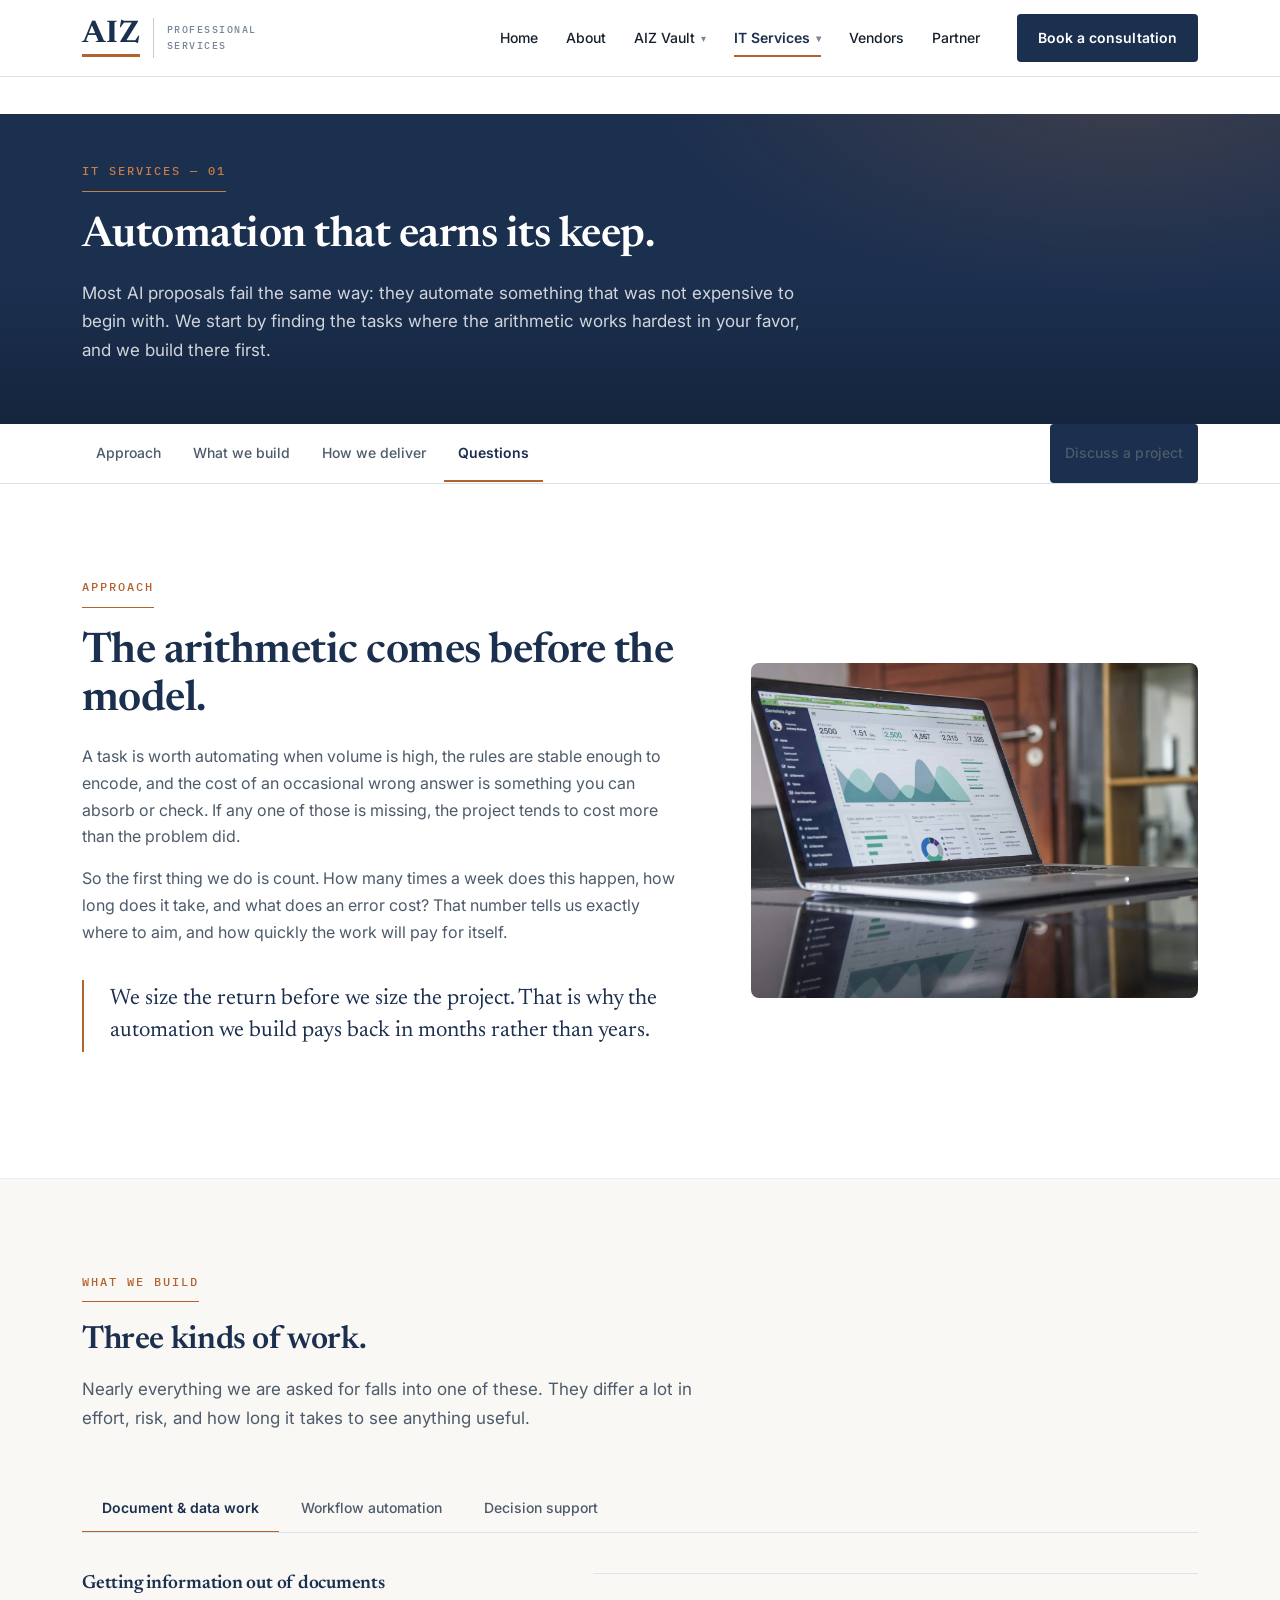
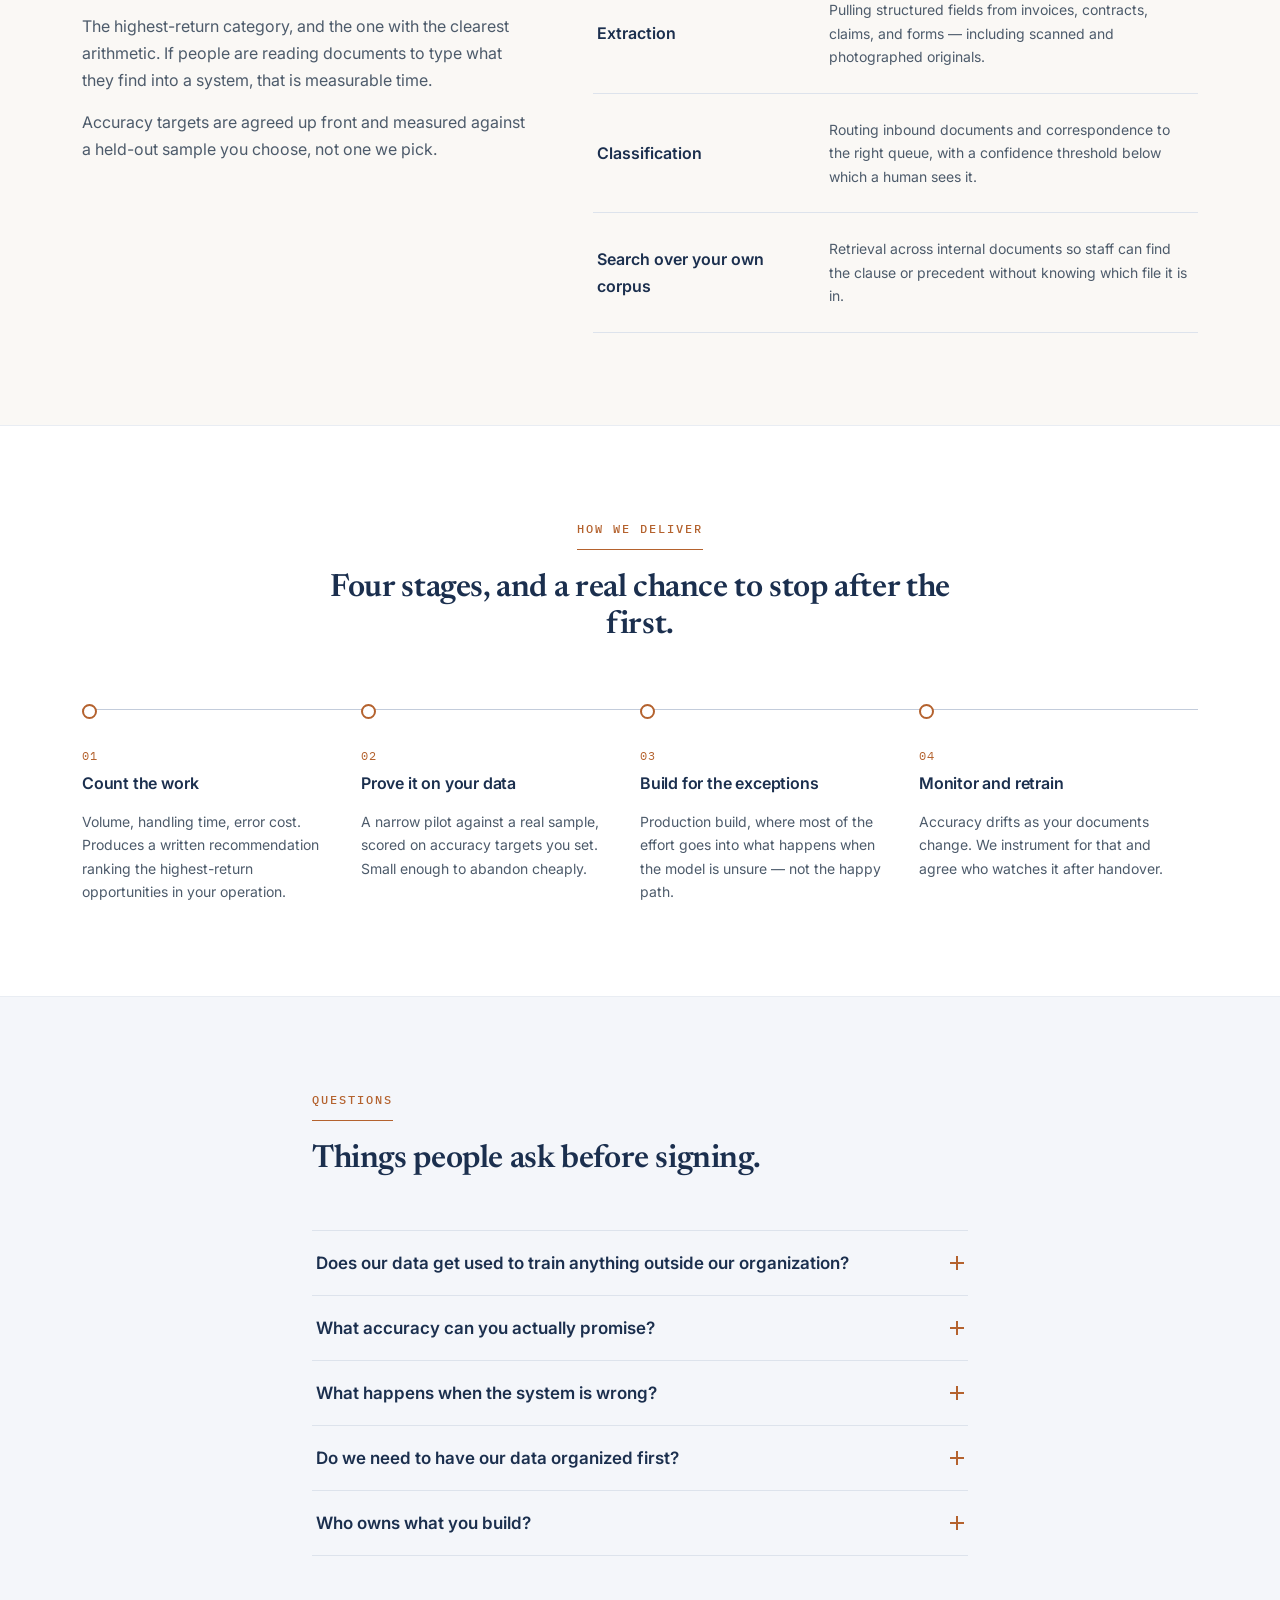
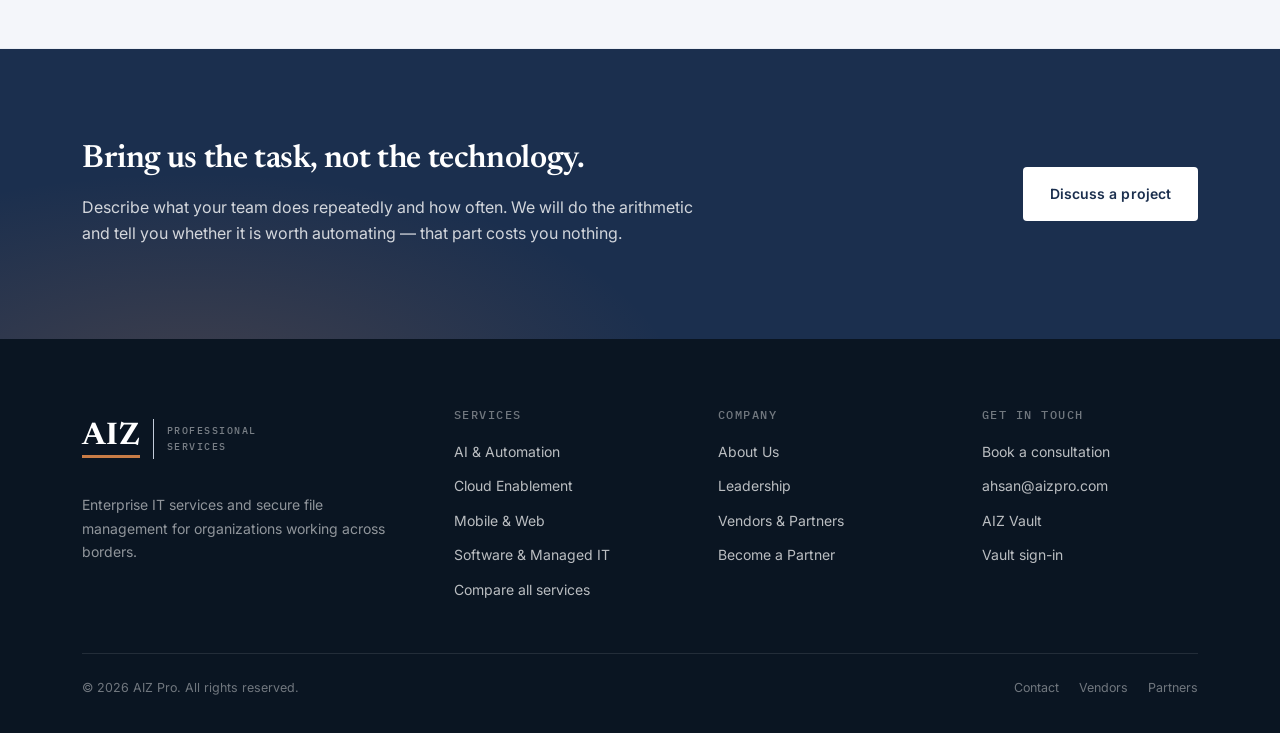
<file: ai.html>
<!DOCTYPE html>
<html lang="en">
<head>
<meta charset="UTF-8">
<meta name="viewport" content="width=device-width, initial-scale=1.0">
<title>AI Development & Automation | AIZ Pro</title>
<meta name="description" content="Document extraction, workflow automation, and decision support built on your own data — with an honest view of where automation pays back and where it does not.">
<meta property="og:type" content="website">
<meta property="og:title" content="AI Development & Automation | AIZ Pro">
<meta property="og:description" content="Document extraction, workflow automation, and decision support built on your own data.">
<meta property="og:url" content="https://aizpro.com/ai">
<meta property="og:image" content="https://aizpro.com/images/aiz-logo-social.jpg">
<meta name="twitter:card" content="summary">
<meta name="twitter:title" content="AI Development & Automation | AIZ Pro">
<meta name="twitter:description" content="Document extraction, workflow automation, and decision support built on your own data.">
<link rel="canonical" href="https://aizpro.com/ai">
<link rel="icon" type="image/svg+xml" href="images/favicon.svg">
<link rel="preconnect" href="https://fonts.googleapis.com">
<link rel="preconnect" href="https://fonts.gstatic.com" crossorigin>
<link rel="stylesheet" href="https://fonts.googleapis.com/css2?family=Inter:wght@400;500;600;700&family=Newsreader:opsz,wght@6..72,400;6..72,500;6..72,600;6..72,700&family=IBM+Plex+Mono:wght@400;500&display=swap">
<link rel="stylesheet" href="css/style.css">
</head>
<body>
<a class="skip-link" href="#main">Skip to content</a>
<header class="site-header">
  <nav class="nav-wrap" aria-label="Primary">
    <a href="index.html" class="logo" aria-label="AIZ Professional Services &#8212; Home">
      <span class="logo-mark">AIZ</span>
      <span class="logo-rule"></span>
      <span class="logo-text"><span>Professional</span><span>Services</span></span>
    </a>
    <ul class="nav-links" id="primary-nav">
      <li><a href="index.html">Home</a></li>
      <li><a href="about">About</a></li>
      <li class="has-dropdown">
        <a href="vault" aria-expanded="false">AIZ Vault <span class="caret" aria-hidden="true">&#9662;</span></a>
        <ul class="dropdown">
          <li><a href="vault">Overview</a></li>
        </ul>
      </li>
      <li class="has-dropdown">
        <a href="services" aria-current="page" aria-expanded="false">IT Services <span class="caret" aria-hidden="true">&#9662;</span></a>
        <div class="dropdown mega">
          <div class="mega-grid">
            <a href="ai">
              <span class="mega-title">AI Development &amp; Automation</span>
              <span class="mega-desc">Document processing, workflow automation, and models trained on your own data.</span>
            </a>
            <a href="cloud">
              <span class="mega-title">Cloud Enablement</span>
              <span class="mega-desc">Assessment, migration, and ongoing management across Azure, AWS, and Google Cloud.</span>
            </a>
            <a href="mobile-web">
              <span class="mega-title">Mobile &amp; Web Development</span>
              <span class="mega-desc">iOS, Android, and web builds with accessibility and performance budgets set up front.</span>
            </a>
            <a href="software">
              <span class="mega-title">Custom Software &amp; Managed IT</span>
              <span class="mega-desc">Line-of-business systems, plus a service desk with published response targets.</span>
            </a>
            <div class="mega-foot">
              <p>Not sure which fits? Compare all four side by side.</p>
              <a class="btn btn-secondary" href="services">Compare services</a>
            </div>
          </div>
        </div>
      </li>
      <li><a href="vendors">Vendors</a></li>
      <li><a href="partner">Partner</a></li>
    </ul>
    <div class="nav-cta">
      <a class="btn btn-primary" href="contact">Book a consultation</a>
      <button class="nav-toggle" aria-label="Toggle menu" aria-controls="primary-nav" aria-expanded="false">
        <span></span><span></span><span></span>
      </button>
    </div>
  </nav>
</header>

<main id="main">
  <nav class="breadcrumb" aria-label="Breadcrumb">
    <div class="container">
      <ol>
      <li><a href="index.html">Home</a></li>
      <li><a href="services">IT Services</a></li>
      <li aria-current="page">AI Development & Automation</li>
      </ol>
    </div>
  </nav>

  <section class="page-hero">
    <div class="container">
      <div class="page-hero-body">
        <span class="eyebrow">IT Services &#8212; 01</span>
        <h1>Automation that earns its keep.</h1>
        <p>Most AI proposals fail the same way: they automate something that was not expensive to begin with. We start by finding the tasks where the arithmetic works hardest in your favor, and we build there first.</p>
      </div>
    </div>
  </section>

  <nav class="subnav" aria-label="On this page">
    <div class="subnav-inner">
      <a href="#approach">Approach</a>
      <a href="#build">What we build</a>
      <a href="#method">How we deliver</a>
      <a href="#faq">Questions</a>
      <span class="subnav-cta"><a class="btn btn-primary" href="contact">Discuss a project</a></span>
    </div>
  </nav>

  <section id="approach">
    <div class="container">
      <div class="split split-wide">
        <div>
          <span class="eyebrow">Approach</span>
          <h2 class="h-lg">The arithmetic comes before the model.</h2>
          <p>A task is worth automating when volume is high, the rules are stable enough to encode, and the cost of an occasional wrong answer is something you can absorb or check. If any one of those is missing, the project tends to cost more than the problem did.</p>
          <p>So the first thing we do is count. How many times a week does this happen, how long does it take, and what does an error cost? That number tells us exactly where to aim, and how quickly the work will pay for itself.</p>
          <div class="callout">
            <p>We size the return before we size the project. That is why the automation we build pays back in months rather than years.</p>
          </div>
        </div>
        <div>
          <div class="photo-frame">
            <img src="images/service-ai.jpg" alt="Developers reviewing a data pipeline on screen" width="800" height="600" decoding="async">
          </div>
        </div>
      </div>
    </div>
  </section>

  <section id="build" class="section-alt">
    <div class="container">
      <div class="section-header">
        <span class="eyebrow">What we build</span>
        <h2>Three kinds of work.</h2>
        <p>Nearly everything we are asked for falls into one of these. They differ a lot in effort, risk, and how long it takes to see anything useful.</p>
      </div>

      <div class="tabs" data-reveal>
        <div class="tablist" role="tablist" aria-label="Categories of AI work">
          <button role="tab" id="tab-doc" aria-controls="panel-doc" aria-selected="true">Document &amp; data work</button>
          <button role="tab" id="tab-flow" aria-controls="panel-flow" aria-selected="false" tabindex="-1">Workflow automation</button>
          <button role="tab" id="tab-dec" aria-controls="panel-dec" aria-selected="false" tabindex="-1">Decision support</button>
        </div>

        <div class="tabpanel" id="panel-doc" role="tabpanel" aria-labelledby="tab-doc" tabindex="0">
          <div class="split split-narrow align-start">
            <div>
              <h3>Getting information out of documents</h3>
              <p>The highest-return category, and the one with the clearest arithmetic. If people are reading documents to type what they find into a system, that is measurable time.</p>
              <p>Accuracy targets are agreed up front and measured against a held-out sample you choose, not one we pick.</p>
            </div>
            <dl class="def-list">
              <div>
                <dt>Extraction</dt>
                <dd>Pulling structured fields from invoices, contracts, claims, and forms &#8212; including scanned and photographed originals.</dd>
              </div>
              <div>
                <dt>Classification</dt>
                <dd>Routing inbound documents and correspondence to the right queue, with a confidence threshold below which a human sees it.</dd>
              </div>
              <div>
                <dt>Search over your own corpus</dt>
                <dd>Retrieval across internal documents so staff can find the clause or precedent without knowing which file it is in.</dd>
              </div>
            </dl>
          </div>
        </div>

        <div class="tabpanel" id="panel-flow" role="tabpanel" aria-labelledby="tab-flow" tabindex="0" hidden>
          <div class="split split-narrow align-start">
            <div>
              <h3>Removing the copy-and-paste layer</h3>
              <p>Most organizations have at least one person whose job is partly to move data between two systems that do not talk. This is usually the cheapest thing to fix and the least glamorous.</p>
              <p>Often no machine learning is involved at all &#8212; and we will say so rather than sell you a model.</p>
            </div>
            <dl class="def-list">
              <div>
                <dt>System integration</dt>
                <dd>Connecting the systems directly so the re-keying step disappears, with reconciliation to prove nothing was lost.</dd>
              </div>
              <div>
                <dt>Scheduled processing</dt>
                <dd>Batch jobs that run overnight instead of somebody arriving early to run them by hand.</dd>
              </div>
              <div>
                <dt>Exception handling</dt>
                <dd>The cases that do not fit the rule get flagged and queued rather than silently dropped &#8212; which is where most automation quietly fails.</dd>
              </div>
            </dl>
          </div>
        </div>

        <div class="tabpanel" id="panel-dec" role="tabpanel" aria-labelledby="tab-dec" tabindex="0" hidden>
          <div class="split split-narrow align-start">
            <div>
              <h3>Helping people decide, not deciding for them</h3>
              <p>The highest-risk category. We build these so that a person stays accountable for the decision and can see why the system suggested what it suggested.</p>
              <p>If a decision has legal or clinical consequences, we will push hard for assistive rather than autonomous.</p>
            </div>
            <dl class="def-list">
              <div>
                <dt>Prioritization</dt>
                <dd>Ranking queues so the urgent items surface first, with the ranking rationale visible to whoever works the queue.</dd>
              </div>
              <div>
                <dt>Forecasting</dt>
                <dd>Demand and capacity projections, presented with their error range rather than as a single confident number.</dd>
              </div>
              <div>
                <dt>Anomaly flagging</dt>
                <dd>Surfacing transactions or records that look unlike the rest, for a human to confirm or dismiss.</dd>
              </div>
            </dl>
          </div>
        </div>
      </div>
    </div>
  </section>

  <section id="method">
    <div class="container">
      <div class="section-header centered">
        <span class="eyebrow">How we deliver</span>
        <h2>Four stages, and a real chance to stop after the first.</h2>
      </div>
      <div class="timeline" data-reveal>
        <div class="tl-step">
          <span class="tl-idx">01</span>
          <h3>Count the work</h3>
          <p>Volume, handling time, error cost. Produces a written recommendation ranking the highest-return opportunities in your operation.</p>
        </div>
        <div class="tl-step">
          <span class="tl-idx">02</span>
          <h3>Prove it on your data</h3>
          <p>A narrow pilot against a real sample, scored on accuracy targets you set. Small enough to abandon cheaply.</p>
        </div>
        <div class="tl-step">
          <span class="tl-idx">03</span>
          <h3>Build for the exceptions</h3>
          <p>Production build, where most of the effort goes into what happens when the model is unsure &#8212; not the happy path.</p>
        </div>
        <div class="tl-step">
          <span class="tl-idx">04</span>
          <h3>Monitor and retrain</h3>
          <p>Accuracy drifts as your documents change. We instrument for that and agree who watches it after handover.</p>
        </div>
      </div>
    </div>
  </section>

  <section id="faq" class="section-cool">
    <div class="container-narrow">
      <div class="section-header">
        <span class="eyebrow">Questions</span>
        <h2>Things people ask before signing.</h2>
      </div>
      <div class="accordion" data-reveal>
        <div class="acc-item">
          <h3><button class="acc-trigger" id="q1" aria-controls="a1" aria-expanded="false">Does our data get used to train anything outside our organization?<span class="acc-icon" aria-hidden="true"></span></button></h3>
          <div class="acc-panel" id="a1" role="region" aria-labelledby="q1" hidden>
            <div class="acc-panel-inner">
              <p>No. Data handling is written into the engagement agreement before work starts, including where data is processed, how long it is retained, and what happens to it at the end. If a third-party service is involved anywhere in the pipeline, we name it in the proposal rather than in an appendix.</p>
            </div>
          </div>
        </div>
        <div class="acc-item">
          <h3><button class="acc-trigger" id="q2" aria-controls="a2" aria-expanded="false">What accuracy can you actually promise?<span class="acc-icon" aria-hidden="true"></span></button></h3>
          <div class="acc-panel" id="a2" role="region" aria-labelledby="q2" hidden>
            <div class="acc-panel-inner">
              <p>Nothing, until the pilot. Accuracy depends almost entirely on how consistent your documents are, and we cannot know that from the outside. The pilot exists to produce a real number on your data, measured against a sample you select. If that number is below what you need, you have spent a pilot rather than a project.</p>
            </div>
          </div>
        </div>
        <div class="acc-item">
          <h3><button class="acc-trigger" id="q3" aria-controls="a3" aria-expanded="false">What happens when the system is wrong?<span class="acc-icon" aria-hidden="true"></span></button></h3>
          <div class="acc-panel" id="a3" role="region" aria-labelledby="q3" hidden>
            <div class="acc-panel-inner">
              <p>It should be visible, not silent. Every build has a confidence threshold below which the item routes to a person, and an audit trail showing what the system did and why. Designing that path is where most of the build effort goes &#8212; automation that only handles the easy cases creates more work than it removes.</p>
            </div>
          </div>
        </div>
        <div class="acc-item">
          <h3><button class="acc-trigger" id="q4" aria-controls="a4" aria-expanded="false">Do we need to have our data organized first?<span class="acc-icon" aria-hidden="true"></span></button></h3>
          <div class="acc-panel" id="a4" role="region" aria-labelledby="q4" hidden>
            <div class="acc-panel-inner">
              <p>Usually not to the degree people fear. Waiting for a data-quality program to finish before starting is a common way to never start. The assessment will tell you whether your data is good enough for the specific task in question, which is a much lower bar than being good enough in general.</p>
            </div>
          </div>
        </div>
        <div class="acc-item">
          <h3><button class="acc-trigger" id="q5" aria-controls="a5" aria-expanded="false">Who owns what you build?<span class="acc-icon" aria-hidden="true"></span></button></h3>
          <div class="acc-panel" id="a5" role="region" aria-labelledby="q5" hidden>
            <div class="acc-panel-inner">
              <p>You do. Code sits in a repository under your account, infrastructure is registered to you, and the documentation is written to be handed to another team. We would rather you stay because the work is good than because leaving is difficult.</p>
            </div>
          </div>
        </div>
      </div>
    </div>
  </section>

  <section class="cta-band">
    <div class="container on-dark">
      <div class="cta-inner">
        <div>
          <h2>Bring us the task, not the technology.</h2>
          <p>Describe what your team does repeatedly and how often. We will do the arithmetic and tell you whether it is worth automating &#8212; that part costs you nothing.</p>
        </div>
        <div class="btn-row">
          <a class="btn btn-primary" href="contact?interest=it-services">Discuss a project</a>
        </div>
      </div>
    </div>
  </section>

</main>

<footer class="site-footer">
  <div class="container">
    <div class="footer-top">
      <div class="footer-brand">
        <span class="logo" aria-hidden="true">
          <span class="logo-mark">AIZ</span>
          <span class="logo-rule"></span>
          <span class="logo-text"><span>Professional</span><span>Services</span></span>
        </span>
        <p class="footer-blurb">Enterprise IT services and secure file management for organizations working across borders.</p>
      </div>
      <div class="footer-col">
        <h2>Services</h2>
        <ul>
          <li><a href="ai">AI &amp; Automation</a></li>
          <li><a href="cloud">Cloud Enablement</a></li>
          <li><a href="mobile-web">Mobile &amp; Web</a></li>
          <li><a href="software">Software &amp; Managed IT</a></li>
          <li><a href="services">Compare all services</a></li>
        </ul>
      </div>
      <div class="footer-col">
        <h2>Company</h2>
        <ul>
          <li><a href="about">About Us</a></li>
          <li><a href="about#leadership">Leadership</a></li>
          <li><a href="vendors">Vendors &amp; Partners</a></li>
          <li><a href="partner">Become a Partner</a></li>
        </ul>
      </div>
      <div class="footer-col">
        <h2>Get in touch</h2>
        <ul>
          <li><a href="contact">Book a consultation</a></li>
          <li><a href="mailto:ahsan@aizpro.com">ahsan@aizpro.com</a></li>
          <li><a href="vault">AIZ Vault</a></li>
          <li><a href="https://portal.aizvault.com" target="_blank" rel="noopener">Vault sign-in</a></li>
        </ul>
      </div>
    </div>
    <div class="footer-bottom">
      <div>&#169; 2026 AIZ Pro. All rights reserved.</div>
      <ul>
        <li><a href="contact">Contact</a></li>
        <li><a href="vendors">Vendors</a></li>
        <li><a href="partner">Partners</a></li>
      </ul>
    </div>
  </div>
</footer>
<script src="js/main.js"></script>
</body>
</html>
</file>
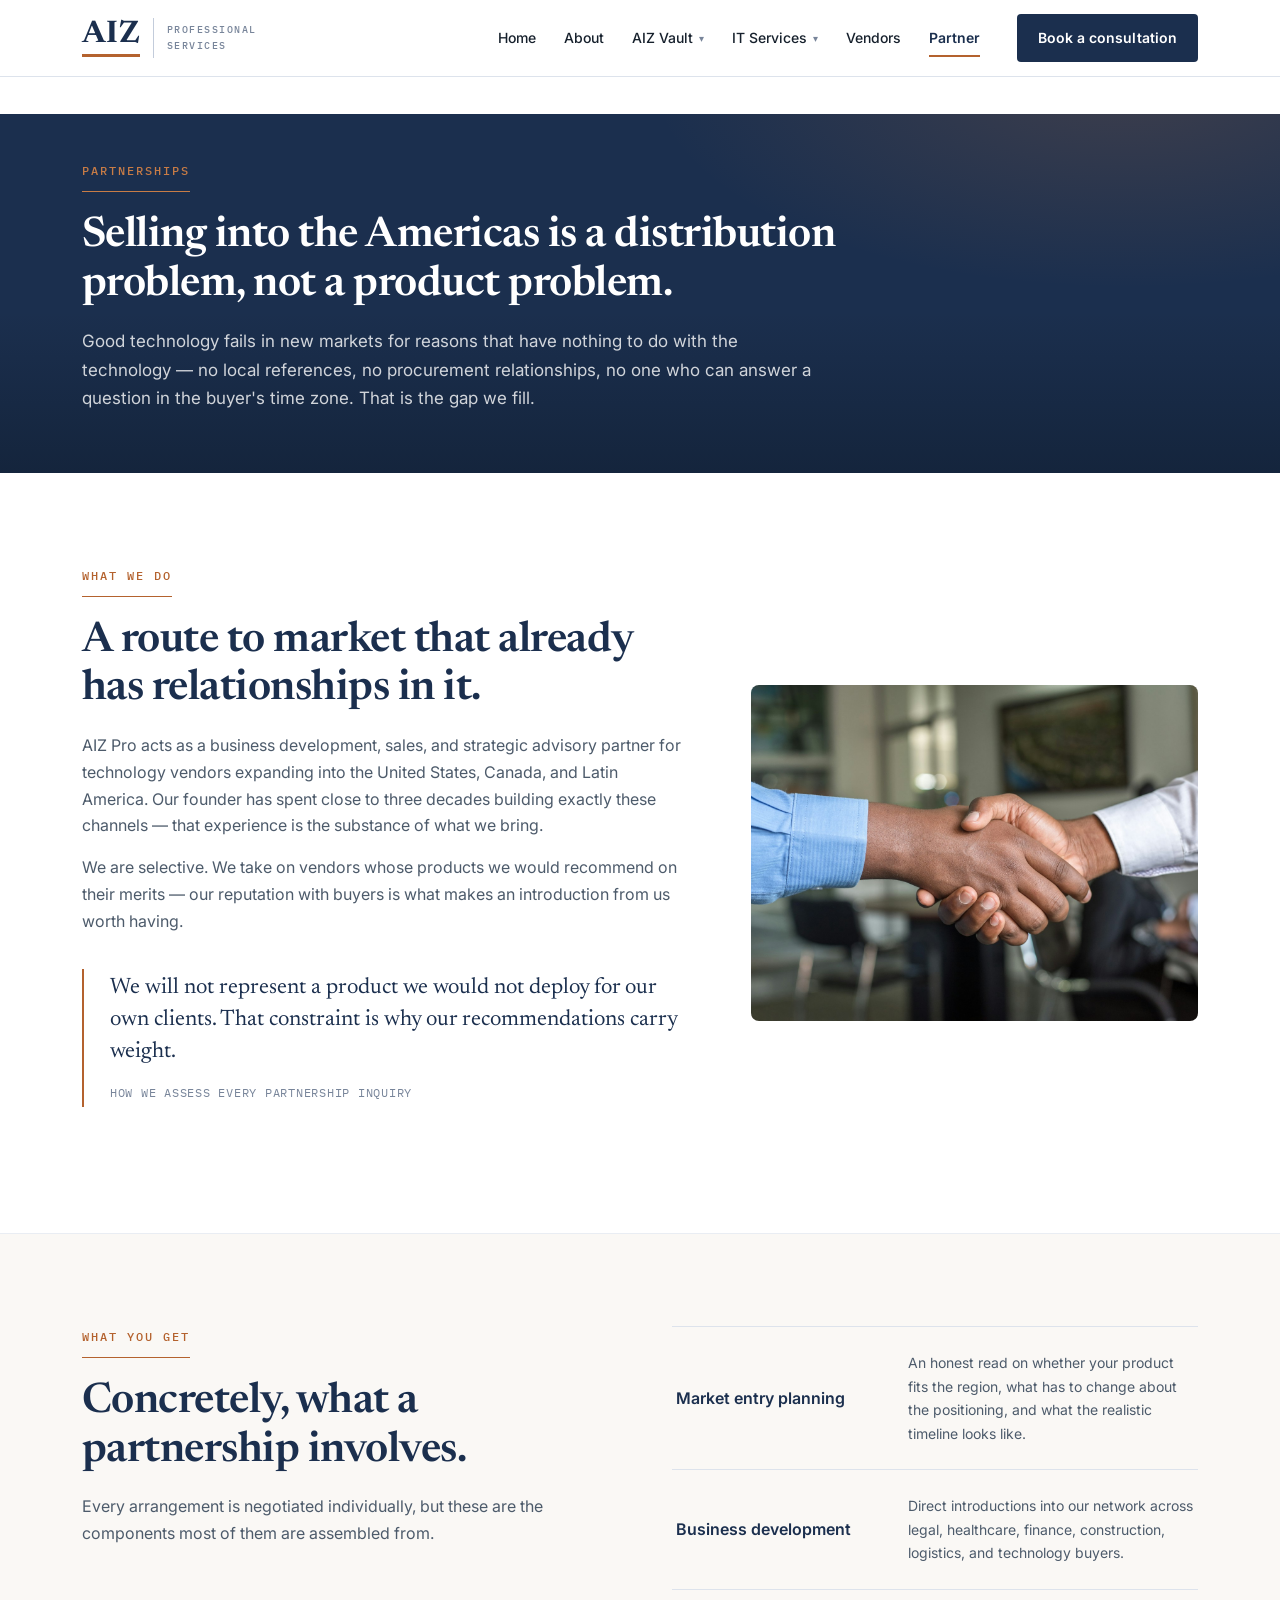
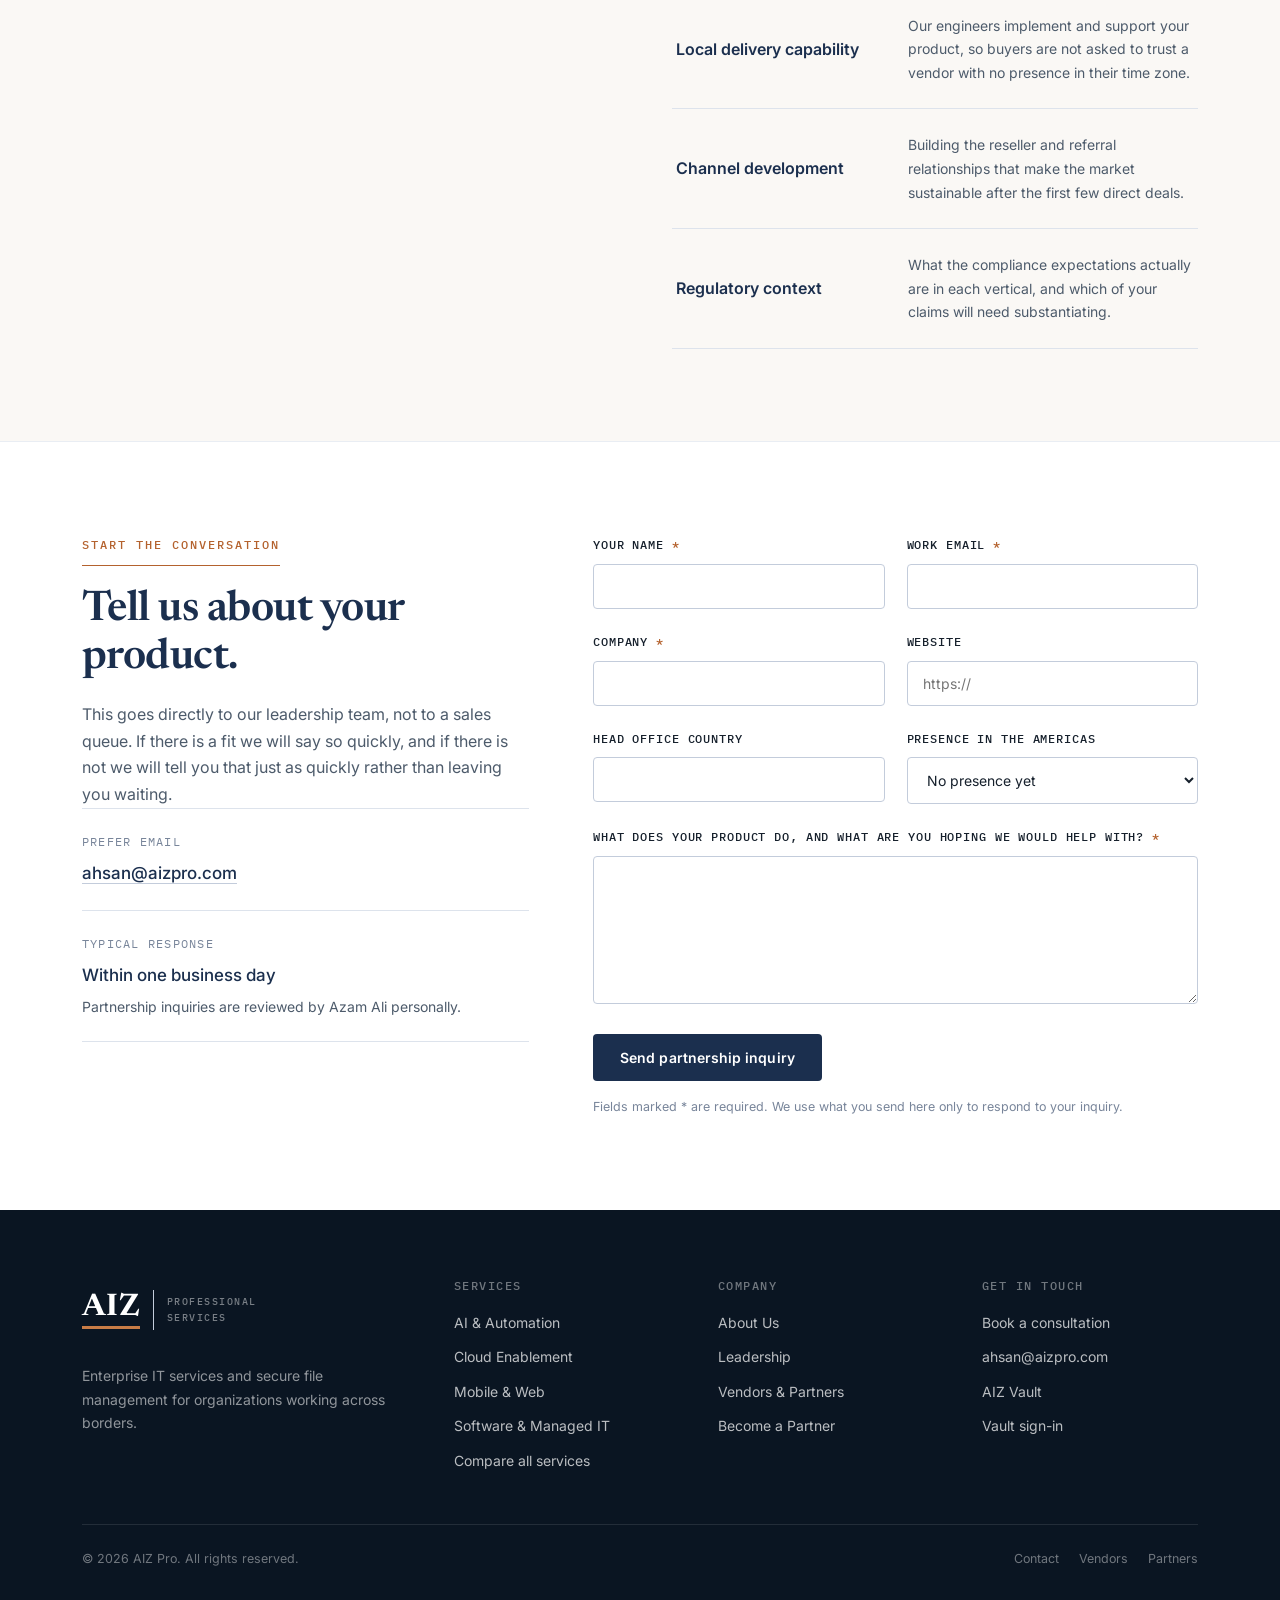
<file: become-a-partner.html>
<!DOCTYPE html>
<html lang="en">
<head>
<meta charset="UTF-8">
<meta name="viewport" content="width=device-width, initial-scale=1.0">
<title>Become a Partner — Enter the Americas | AIZ Pro</title>
<meta name="description" content="AIZ Pro helps technology vendors enter and expand across the U.S., Canada, and Latin America as a business development, sales, and strategic advisory partner.">
<meta property="og:type" content="website">
<meta property="og:title" content="Become a Partner — Enter the Americas | AIZ Pro">
<meta property="og:description" content="We help technology vendors enter and expand across the U.S., Canada, and Latin America.">
<meta property="og:url" content="https://aizpro.com/become-a-partner.html">
<meta property="og:image" content="https://aizpro.com/images/aiz-logo-social.jpg">
<meta name="twitter:card" content="summary">
<meta name="twitter:title" content="Become a Partner — Enter the Americas | AIZ Pro">
<meta name="twitter:description" content="We help technology vendors enter and expand across the U.S., Canada, and Latin America.">
<link rel="canonical" href="https://aizpro.com/become-a-partner.html">
<link rel="icon" type="image/svg+xml" href="images/favicon.svg">
<link rel="preconnect" href="https://fonts.googleapis.com">
<link rel="preconnect" href="https://fonts.gstatic.com" crossorigin>
<link rel="stylesheet" href="https://fonts.googleapis.com/css2?family=Inter:wght@400;500;600;700&family=Newsreader:opsz,wght@6..72,400;6..72,500;6..72,600;6..72,700&family=IBM+Plex+Mono:wght@400;500&display=swap">
<link rel="stylesheet" href="css/style.css">
</head>
<body>
<a class="skip-link" href="#main">Skip to content</a>
<header class="site-header">
  <nav class="nav-wrap" aria-label="Primary">
    <a href="index.html" class="logo" aria-label="AIZ Professional Services &#8212; Home">
      <span class="logo-mark">AIZ</span>
      <span class="logo-rule"></span>
      <span class="logo-text"><span>Professional</span><span>Services</span></span>
    </a>
    <ul class="nav-links" id="primary-nav">
      <li><a href="index.html">Home</a></li>
      <li><a href="about.html">About</a></li>
      <li class="has-dropdown">
        <a href="products.html" aria-expanded="false">AIZ Vault <span class="caret" aria-hidden="true">&#9662;</span></a>
        <ul class="dropdown">
          <li><a href="products.html">Overview</a></li>
        </ul>
      </li>
      <li class="has-dropdown">
        <a href="it-services.html" aria-expanded="false">IT Services <span class="caret" aria-hidden="true">&#9662;</span></a>
        <div class="dropdown mega">
          <div class="mega-grid">
            <a href="ai-development-automation.html">
              <span class="mega-title">AI Development &amp; Automation</span>
              <span class="mega-desc">Document processing, workflow automation, and models trained on your own data.</span>
            </a>
            <a href="cloud-enablement.html">
              <span class="mega-title">Cloud Enablement</span>
              <span class="mega-desc">Assessment, migration, and ongoing management across Azure, AWS, and Google Cloud.</span>
            </a>
            <a href="mobile-web-development.html">
              <span class="mega-title">Mobile &amp; Web Development</span>
              <span class="mega-desc">iOS, Android, and web builds with accessibility and performance budgets set up front.</span>
            </a>
            <a href="custom-software-managed-it.html">
              <span class="mega-title">Custom Software &amp; Managed IT</span>
              <span class="mega-desc">Line-of-business systems, plus a service desk with published response targets.</span>
            </a>
            <div class="mega-foot">
              <p>Not sure which fits? Compare all four side by side.</p>
              <a class="btn btn-secondary" href="it-services.html">Compare services</a>
            </div>
          </div>
        </div>
      </li>
      <li><a href="vendors.html">Vendors</a></li>
      <li><a href="become-a-partner.html" aria-current="page">Partner</a></li>
    </ul>
    <div class="nav-cta">
      <a class="btn btn-primary" href="contact.html">Book a consultation</a>
      <button class="nav-toggle" aria-label="Toggle menu" aria-controls="primary-nav" aria-expanded="false">
        <span></span><span></span><span></span>
      </button>
    </div>
  </nav>
</header>

<main id="main">
  <nav class="breadcrumb" aria-label="Breadcrumb">
    <div class="container">
      <ol>
      <li><a href="index.html">Home</a></li>
      <li aria-current="page">Become a Partner</li>
      </ol>
    </div>
  </nav>

  <section class="page-hero">
    <div class="container">
      <div class="page-hero-body">
        <span class="eyebrow">Partnerships</span>
        <h1>Selling into the Americas is a distribution problem, not a product problem.</h1>
        <p>Good technology fails in new markets for reasons that have nothing to do with the technology &#8212; no local references, no procurement relationships, no one who can answer a question in the buyer's time zone. That is the gap we fill.</p>
      </div>
    </div>
  </section>

  <section>
    <div class="container">
      <div class="split split-wide">
        <div>
          <span class="eyebrow">What we do</span>
          <h2 class="h-lg">A route to market that already has relationships in it.</h2>
          <p>AIZ Pro acts as a business development, sales, and strategic advisory partner for technology vendors expanding into the United States, Canada, and Latin America. Our founder has spent close to three decades building exactly these channels &#8212; that experience is the substance of what we bring.</p>
          <p>We are selective. We take on vendors whose products we would recommend on their merits &#8212; our reputation with buyers is what makes an introduction from us worth having.</p>
          <div class="callout">
            <p>We will not represent a product we would not deploy for our own clients. That constraint is why our recommendations carry weight.</p>
            <cite>How we assess every partnership inquiry</cite>
          </div>
        </div>
        <div>
          <div class="photo-frame">
            <img src="images/services-partnership.jpg" alt="A business meeting in progress in a corporate office" width="800" height="600" decoding="async">
          </div>
        </div>
      </div>
    </div>
  </section>

  <section class="section-alt">
    <div class="container">
      <div class="split align-start">
        <div>
          <span class="eyebrow">What you get</span>
          <h2 class="h-lg">Concretely, what a partnership involves.</h2>
          <p>Every arrangement is negotiated individually, but these are the components most of them are assembled from.</p>
        </div>
        <dl class="def-list" data-reveal>
          <div>
            <dt>Market entry planning</dt>
            <dd>An honest read on whether your product fits the region, what has to change about the positioning, and what the realistic timeline looks like.</dd>
          </div>
          <div>
            <dt>Business development</dt>
            <dd>Direct introductions into our network across legal, healthcare, finance, construction, logistics, and technology buyers.</dd>
          </div>
          <div>
            <dt>Local delivery capability</dt>
            <dd>Our engineers implement and support your product, so buyers are not asked to trust a vendor with no presence in their time zone.</dd>
          </div>
          <div>
            <dt>Channel development</dt>
            <dd>Building the reseller and referral relationships that make the market sustainable after the first few direct deals.</dd>
          </div>
          <div>
            <dt>Regulatory context</dt>
            <dd>What the compliance expectations actually are in each vertical, and which of your claims will need substantiating.</dd>
          </div>
        </dl>
      </div>
    </div>
  </section>

  <!-- Its own form, so partner intent is not lost across a page hop -->
  <section id="inquiry">
    <div class="container">
      <div class="split split-narrow align-start">
        <div>
          <span class="eyebrow">Start the conversation</span>
          <h2 class="h-lg">Tell us about your product.</h2>
          <p>This goes directly to our leadership team, not to a sales queue. If there is a fit we will say so quickly, and if there is not we will tell you that just as quickly rather than leaving you waiting.</p>
          <div class="contact-block">
            <div class="contact-item">
              <div class="k">Prefer email</div>
              <div class="v"><a href="mailto:ahsan@aizpro.com">ahsan@aizpro.com</a></div>
            </div>
            <div class="contact-item">
              <div class="k">Typical response</div>
              <div class="v">Within one business day</div>
              <p>Partnership inquiries are reviewed by Azam Ali personally.</p>
            </div>
          </div>
        </div>

        <div>
          <form action="https://formsubmit.co/ahsan@aizpro.com" method="POST">
            <input type="hidden" name="_cc" value="badar@aizpro.com,azam@aizpro.com,noor@aizpro.com">
            <input type="hidden" name="_subject" value="New partnership inquiry from aizpro.com">
            <input type="hidden" name="_template" value="table">
            <input type="hidden" name="_next" value="https://aizpro.com/thank-you.html">
            <input type="hidden" name="inquiry_type" value="Partnership">
            <input type="text" name="_honey" style="display:none" tabindex="-1" autocomplete="off" aria-hidden="true">

            <div class="form-grid">
              <div class="form-group">
                <label for="p-name">Your name <span class="req" aria-hidden="true">*</span></label>
                <input type="text" id="p-name" name="name" required autocomplete="name">
              </div>
              <div class="form-group">
                <label for="p-email">Work email <span class="req" aria-hidden="true">*</span></label>
                <input type="email" id="p-email" name="email" required autocomplete="email">
              </div>
              <div class="form-group">
                <label for="p-company">Company <span class="req" aria-hidden="true">*</span></label>
                <input type="text" id="p-company" name="company" required autocomplete="organization">
              </div>
              <div class="form-group">
                <label for="p-website">Website</label>
                <input type="url" id="p-website" name="website" placeholder="https://" autocomplete="url">
              </div>
              <div class="form-group">
                <label for="p-hq">Head office country</label>
                <input type="text" id="p-hq" name="headquarters" autocomplete="country-name">
              </div>
              <div class="form-group">
                <label for="p-stage">Presence in the Americas</label>
                <select id="p-stage" name="market_stage">
                  <option value="none">No presence yet</option>
                  <option value="early">Early &#8212; a few customers</option>
                  <option value="established">Established, looking to expand</option>
                  <option value="reseller">Looking for resellers only</option>
                </select>
              </div>
              <div class="form-group full">
                <label for="p-message">What does your product do, and what are you hoping we would help with? <span class="req" aria-hidden="true">*</span></label>
                <textarea id="p-message" name="message" required></textarea>
              </div>
            </div>

            <button type="submit" class="btn btn-primary">Send partnership inquiry</button>
            <p class="form-note">Fields marked * are required. We use what you send here only to respond to your inquiry.</p>
          </form>
        </div>
      </div>
    </div>
  </section>


</main>

<footer class="site-footer">
  <div class="container">
    <div class="footer-top">
      <div class="footer-brand">
        <span class="logo" aria-hidden="true">
          <span class="logo-mark">AIZ</span>
          <span class="logo-rule"></span>
          <span class="logo-text"><span>Professional</span><span>Services</span></span>
        </span>
        <p class="footer-blurb">Enterprise IT services and secure file management for organizations working across borders.</p>
      </div>
      <div class="footer-col">
        <h2>Services</h2>
        <ul>
          <li><a href="ai-development-automation.html">AI &amp; Automation</a></li>
          <li><a href="cloud-enablement.html">Cloud Enablement</a></li>
          <li><a href="mobile-web-development.html">Mobile &amp; Web</a></li>
          <li><a href="custom-software-managed-it.html">Software &amp; Managed IT</a></li>
          <li><a href="it-services.html">Compare all services</a></li>
        </ul>
      </div>
      <div class="footer-col">
        <h2>Company</h2>
        <ul>
          <li><a href="about.html">About Us</a></li>
          <li><a href="about.html#leadership">Leadership</a></li>
          <li><a href="vendors.html">Vendors &amp; Partners</a></li>
          <li><a href="become-a-partner.html">Become a Partner</a></li>
        </ul>
      </div>
      <div class="footer-col">
        <h2>Get in touch</h2>
        <ul>
          <li><a href="contact.html">Book a consultation</a></li>
          <li><a href="mailto:ahsan@aizpro.com">ahsan@aizpro.com</a></li>
          <li><a href="products.html">AIZ Vault</a></li>
          <li><a href="https://portal.aizvault.com" target="_blank" rel="noopener">Vault sign-in</a></li>
        </ul>
      </div>
    </div>
    <div class="footer-bottom">
      <div>&#169; 2026 AIZ Pro. All rights reserved.</div>
      <ul>
        <li><a href="contact.html">Contact</a></li>
        <li><a href="vendors.html">Vendors</a></li>
        <li><a href="become-a-partner.html">Partners</a></li>
      </ul>
    </div>
  </div>
</footer>
<script src="js/main.js"></script>
</body>
</html>
</file>
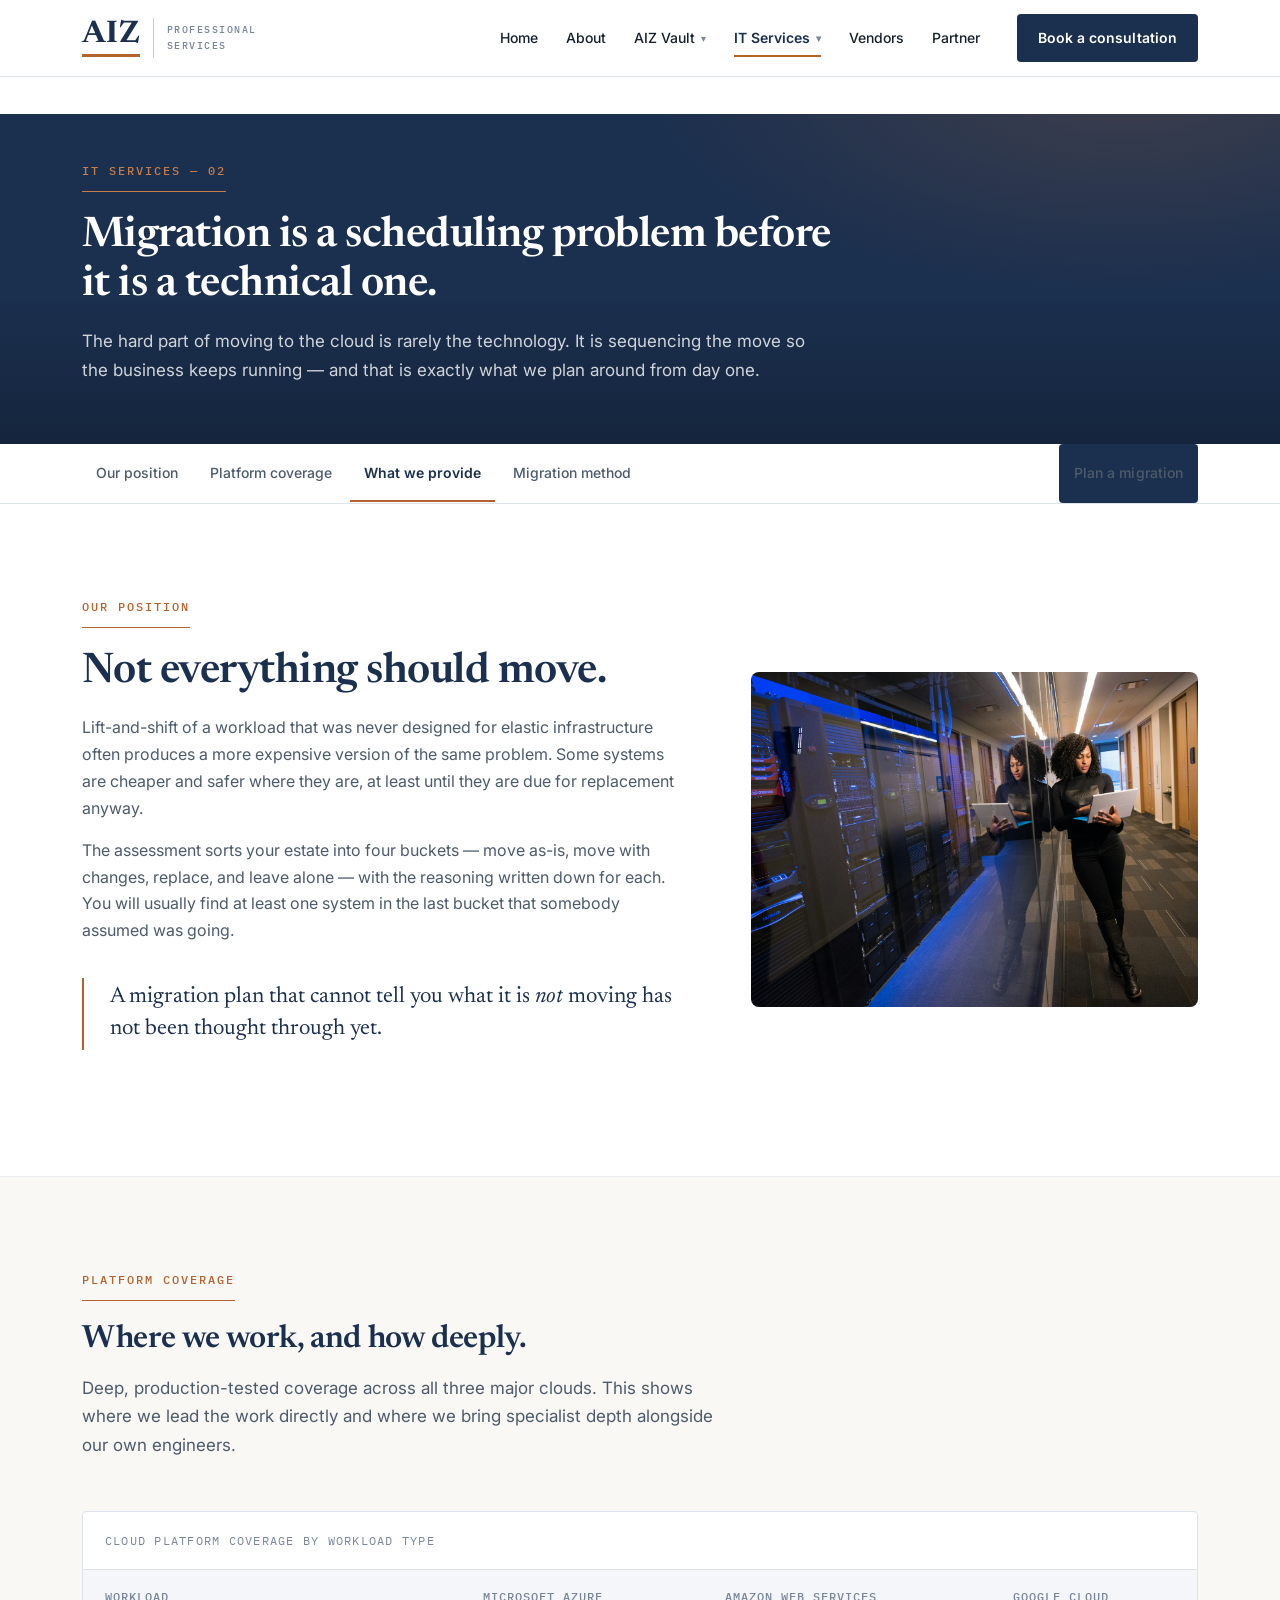
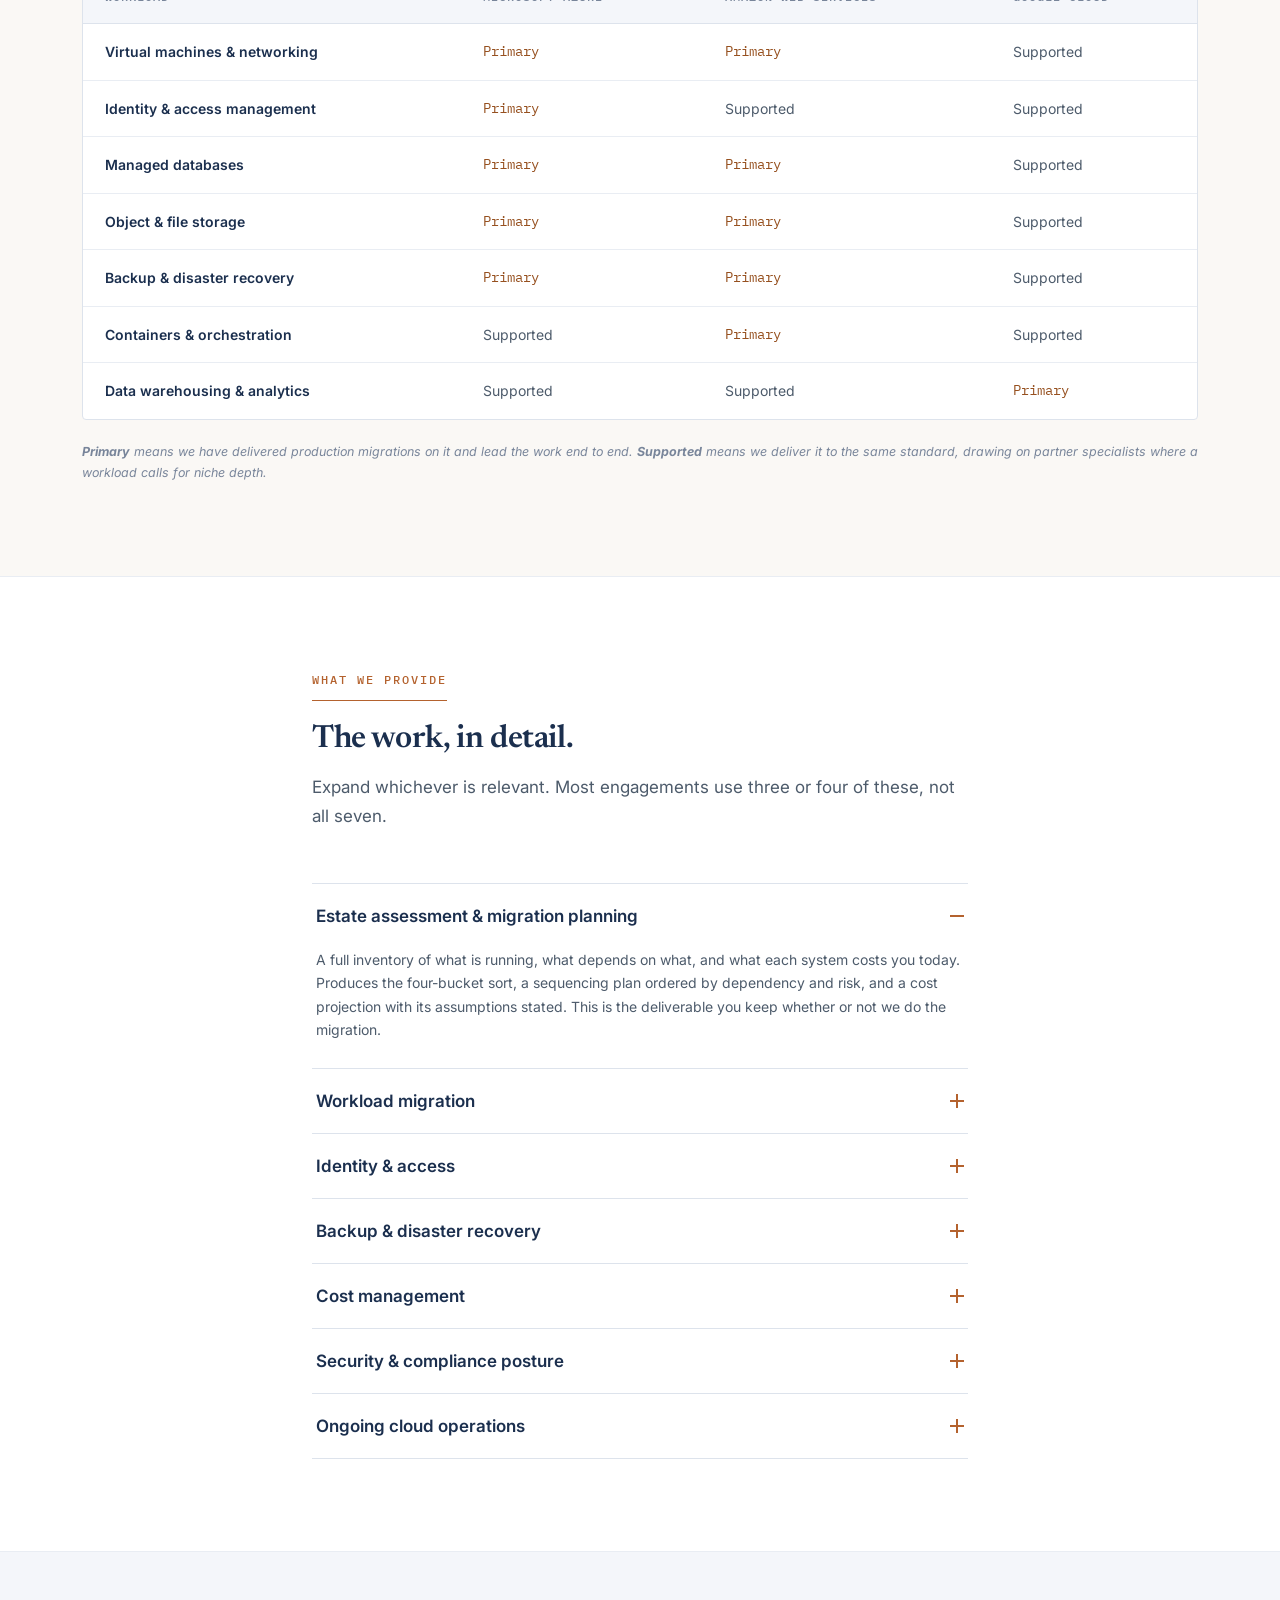
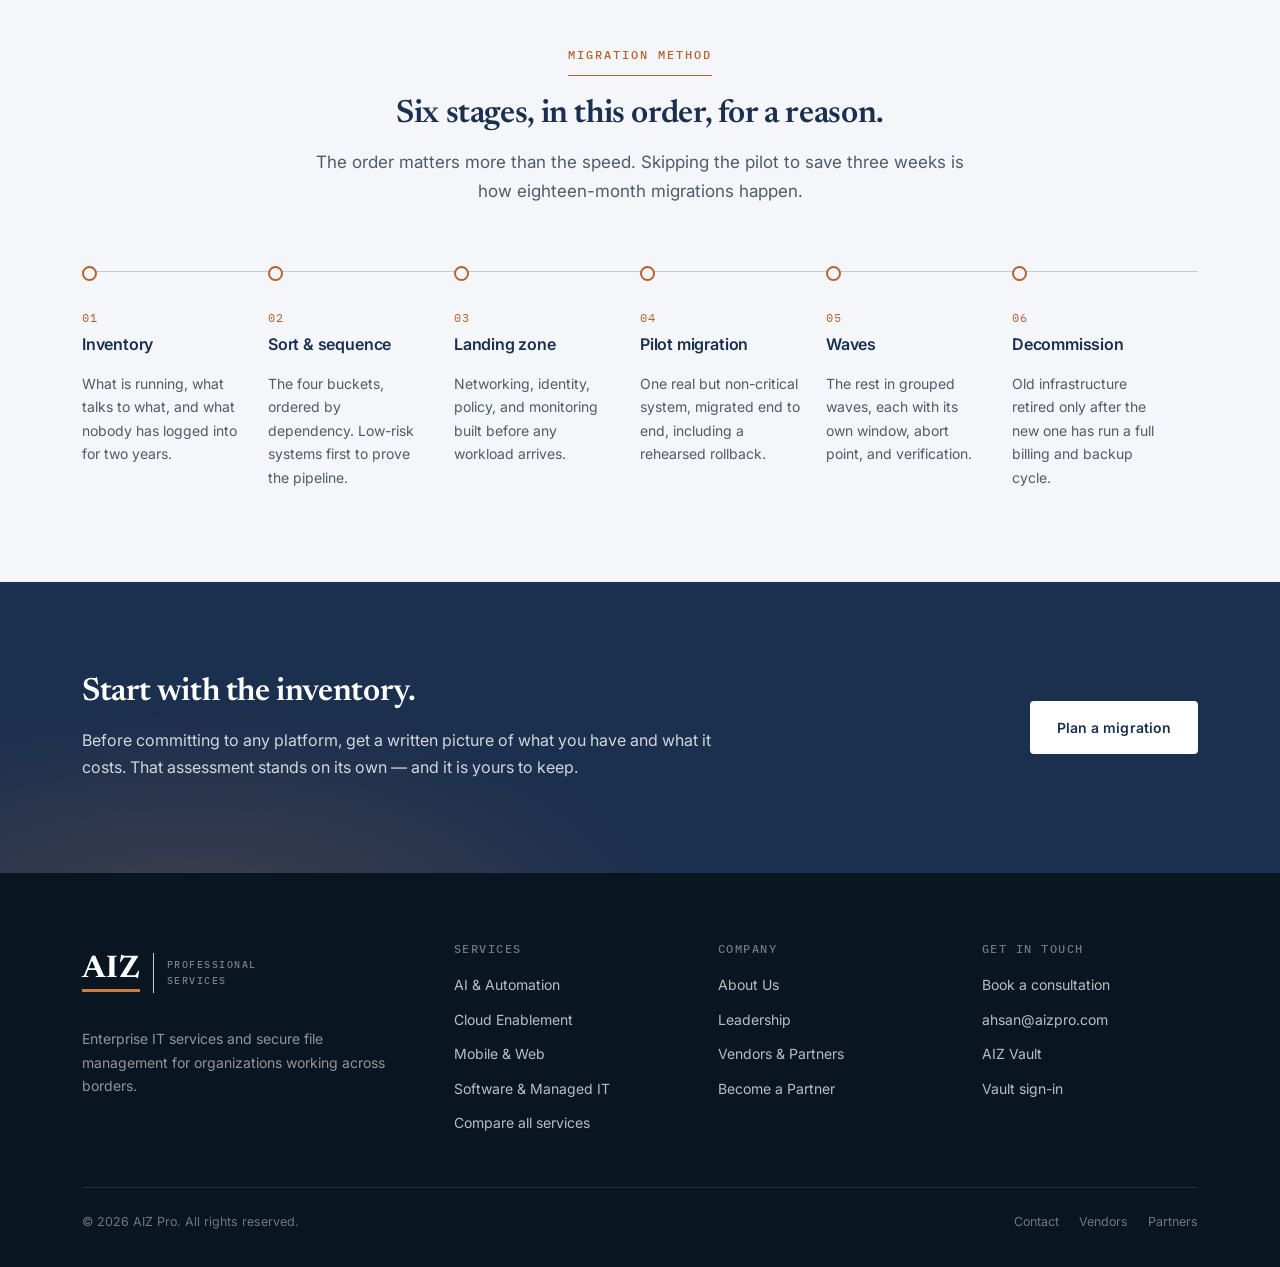
<file: cloud-enablement.html>
<!DOCTYPE html>
<html lang="en">
<head>
<meta charset="UTF-8">
<meta name="viewport" content="width=device-width, initial-scale=1.0">
<title>Cloud Enablement — Azure, AWS & Google Cloud | AIZ Pro</title>
<meta name="description" content="Cloud assessment, migration, and ongoing operations across Azure, AWS, and Google Cloud — planned around your downtime tolerance, not ours.">
<meta property="og:type" content="website">
<meta property="og:title" content="Cloud Enablement — Azure, AWS & Google Cloud | AIZ Pro">
<meta property="og:description" content="Cloud assessment, migration, and ongoing operations across Azure, AWS, and Google Cloud.">
<meta property="og:url" content="https://aizpro.com/cloud-enablement.html">
<meta property="og:image" content="https://aizpro.com/images/aiz-logo-social.jpg">
<meta name="twitter:card" content="summary">
<meta name="twitter:title" content="Cloud Enablement — Azure, AWS & Google Cloud | AIZ Pro">
<meta name="twitter:description" content="Cloud assessment, migration, and ongoing operations across Azure, AWS, and Google Cloud.">
<link rel="canonical" href="https://aizpro.com/cloud-enablement.html">
<link rel="icon" type="image/svg+xml" href="images/favicon.svg">
<link rel="preconnect" href="https://fonts.googleapis.com">
<link rel="preconnect" href="https://fonts.gstatic.com" crossorigin>
<link rel="stylesheet" href="https://fonts.googleapis.com/css2?family=Inter:wght@400;500;600;700&family=Newsreader:opsz,wght@6..72,400;6..72,500;6..72,600;6..72,700&family=IBM+Plex+Mono:wght@400;500&display=swap">
<link rel="stylesheet" href="css/style.css">
</head>
<body>
<a class="skip-link" href="#main">Skip to content</a>
<header class="site-header">
  <nav class="nav-wrap" aria-label="Primary">
    <a href="index.html" class="logo" aria-label="AIZ Professional Services &#8212; Home">
      <span class="logo-mark">AIZ</span>
      <span class="logo-rule"></span>
      <span class="logo-text"><span>Professional</span><span>Services</span></span>
    </a>
    <ul class="nav-links" id="primary-nav">
      <li><a href="index.html">Home</a></li>
      <li><a href="about.html">About</a></li>
      <li class="has-dropdown">
        <a href="products.html" aria-expanded="false">AIZ Vault <span class="caret" aria-hidden="true">&#9662;</span></a>
        <ul class="dropdown">
          <li><a href="products.html">Overview</a></li>
        </ul>
      </li>
      <li class="has-dropdown">
        <a href="it-services.html" aria-current="page" aria-expanded="false">IT Services <span class="caret" aria-hidden="true">&#9662;</span></a>
        <div class="dropdown mega">
          <div class="mega-grid">
            <a href="ai-development-automation.html">
              <span class="mega-title">AI Development &amp; Automation</span>
              <span class="mega-desc">Document processing, workflow automation, and models trained on your own data.</span>
            </a>
            <a href="cloud-enablement.html">
              <span class="mega-title">Cloud Enablement</span>
              <span class="mega-desc">Assessment, migration, and ongoing management across Azure, AWS, and Google Cloud.</span>
            </a>
            <a href="mobile-web-development.html">
              <span class="mega-title">Mobile &amp; Web Development</span>
              <span class="mega-desc">iOS, Android, and web builds with accessibility and performance budgets set up front.</span>
            </a>
            <a href="custom-software-managed-it.html">
              <span class="mega-title">Custom Software &amp; Managed IT</span>
              <span class="mega-desc">Line-of-business systems, plus a service desk with published response targets.</span>
            </a>
            <div class="mega-foot">
              <p>Not sure which fits? Compare all four side by side.</p>
              <a class="btn btn-secondary" href="it-services.html">Compare services</a>
            </div>
          </div>
        </div>
      </li>
      <li><a href="vendors.html">Vendors</a></li>
      <li><a href="become-a-partner.html">Partner</a></li>
    </ul>
    <div class="nav-cta">
      <a class="btn btn-primary" href="contact.html">Book a consultation</a>
      <button class="nav-toggle" aria-label="Toggle menu" aria-controls="primary-nav" aria-expanded="false">
        <span></span><span></span><span></span>
      </button>
    </div>
  </nav>
</header>

<main id="main">
  <nav class="breadcrumb" aria-label="Breadcrumb">
    <div class="container">
      <ol>
      <li><a href="index.html">Home</a></li>
      <li><a href="it-services.html">IT Services</a></li>
      <li aria-current="page">Cloud Enablement</li>
      </ol>
    </div>
  </nav>

  <section class="page-hero">
    <div class="container">
      <div class="page-hero-body">
        <span class="eyebrow">IT Services &#8212; 02</span>
        <h1>Migration is a scheduling problem before it is a technical one.</h1>
        <p>The hard part of moving to the cloud is rarely the technology. It is sequencing the move so the business keeps running &#8212; and that is exactly what we plan around from day one.</p>
      </div>
    </div>
  </section>

  <nav class="subnav" aria-label="On this page">
    <div class="subnav-inner">
      <a href="#position">Our position</a>
      <a href="#coverage">Platform coverage</a>
      <a href="#services">What we provide</a>
      <a href="#method">Migration method</a>
      <span class="subnav-cta"><a class="btn btn-primary" href="contact.html">Plan a migration</a></span>
    </div>
  </nav>

  <section id="position">
    <div class="container">
      <div class="split split-wide">
        <div>
          <span class="eyebrow">Our position</span>
          <h2 class="h-lg">Not everything should move.</h2>
          <p>Lift-and-shift of a workload that was never designed for elastic infrastructure often produces a more expensive version of the same problem. Some systems are cheaper and safer where they are, at least until they are due for replacement anyway.</p>
          <p>The assessment sorts your estate into four buckets &#8212; move as-is, move with changes, replace, and leave alone &#8212; with the reasoning written down for each. You will usually find at least one system in the last bucket that somebody assumed was going.</p>
          <div class="callout">
            <p>A migration plan that cannot tell you what it is <em>not</em> moving has not been thought through yet.</p>
          </div>
        </div>
        <div>
          <div class="photo-frame">
            <img src="images/service-cloud.jpg" alt="Engineers planning a cloud migration at a whiteboard" width="800" height="600" decoding="async">
          </div>
        </div>
      </div>
    </div>
  </section>

  <section id="coverage" class="section-alt">
    <div class="container">
      <div class="section-header">
        <span class="eyebrow">Platform coverage</span>
        <h2>Where we work, and how deeply.</h2>
        <p>Deep, production-tested coverage across all three major clouds. This shows where we lead the work directly and where we bring specialist depth alongside our own engineers.</p>
      </div>
      <div class="table-scroll" data-reveal>
        <table class="spec-table">
          <caption>Cloud platform coverage by workload type</caption>
          <thead>
            <tr>
              <th scope="col">Workload</th>
              <th scope="col">Microsoft Azure</th>
              <th scope="col">Amazon Web Services</th>
              <th scope="col">Google Cloud</th>
            </tr>
          </thead>
          <tbody>
            <tr>
              <th scope="row">Virtual machines &amp; networking</th>
              <td class="yes">Primary</td>
              <td class="yes">Primary</td>
              <td>Supported</td>
            </tr>
            <tr>
              <th scope="row">Identity &amp; access management</th>
              <td class="yes">Primary</td>
              <td>Supported</td>
              <td>Supported</td>
            </tr>
            <tr>
              <th scope="row">Managed databases</th>
              <td class="yes">Primary</td>
              <td class="yes">Primary</td>
              <td>Supported</td>
            </tr>
            <tr>
              <th scope="row">Object &amp; file storage</th>
              <td class="yes">Primary</td>
              <td class="yes">Primary</td>
              <td>Supported</td>
            </tr>
            <tr>
              <th scope="row">Backup &amp; disaster recovery</th>
              <td class="yes">Primary</td>
              <td class="yes">Primary</td>
              <td>Supported</td>
            </tr>
            <tr>
              <th scope="row">Containers &amp; orchestration</th>
              <td>Supported</td>
              <td class="yes">Primary</td>
              <td>Supported</td>
            </tr>
            <tr>
              <th scope="row">Data warehousing &amp; analytics</th>
              <td>Supported</td>
              <td>Supported</td>
              <td class="yes">Primary</td>
            </tr>
          </tbody>
        </table>
      </div>
      <p class="stat-note"><strong>Primary</strong> means we have delivered production migrations on it and lead the work end to end. <strong>Supported</strong> means we deliver it to the same standard, drawing on partner specialists where a workload calls for niche depth.</p>
    </div>
  </section>

  <section id="services">
    <div class="container-narrow">
      <div class="section-header">
        <span class="eyebrow">What we provide</span>
        <h2>The work, in detail.</h2>
        <p>Expand whichever is relevant. Most engagements use three or four of these, not all seven.</p>
      </div>
      <div class="accordion" data-reveal>
        <div class="acc-item">
          <h3><button class="acc-trigger" id="c1" aria-controls="p1" aria-expanded="true">Estate assessment &amp; migration planning<span class="acc-icon" aria-hidden="true"></span></button></h3>
          <div class="acc-panel" id="p1" role="region" aria-labelledby="c1">
            <div class="acc-panel-inner">
              <p>A full inventory of what is running, what depends on what, and what each system costs you today. Produces the four-bucket sort, a sequencing plan ordered by dependency and risk, and a cost projection with its assumptions stated. This is the deliverable you keep whether or not we do the migration.</p>
            </div>
          </div>
        </div>
        <div class="acc-item">
          <h3><button class="acc-trigger" id="c2" aria-controls="p2" aria-expanded="false">Workload migration<span class="acc-icon" aria-hidden="true"></span></button></h3>
          <div class="acc-panel" id="p2" role="region" aria-labelledby="c2" hidden>
            <div class="acc-panel-inner">
              <p>Moving servers, applications, and databases with a tested rollback for each cutover. Every migration window has a defined abort point and a named person who can call it. Nothing moves on a Friday.</p>
            </div>
          </div>
        </div>
        <div class="acc-item">
          <h3><button class="acc-trigger" id="c3" aria-controls="p3" aria-expanded="false">Identity &amp; access<span class="acc-icon" aria-hidden="true"></span></button></h3>
          <div class="acc-panel" id="p3" role="region" aria-labelledby="c3" hidden>
            <div class="acc-panel-inner">
              <p>Directory integration, single sign-on, conditional access policies, and multi-factor rollout. Usually the first thing to move and the thing that causes the most user-visible disruption if it is done carelessly &#8212; so it gets its own communication plan.</p>
            </div>
          </div>
        </div>
        <div class="acc-item">
          <h3><button class="acc-trigger" id="c4" aria-controls="p4" aria-expanded="false">Backup &amp; disaster recovery<span class="acc-icon" aria-hidden="true"></span></button></h3>
          <div class="acc-panel" id="p4" role="region" aria-labelledby="c4" hidden>
            <div class="acc-panel-inner">
              <p>Backup policy, retention, and &#8212; the part usually missing &#8212; scheduled restore testing. A backup nobody has restored from is a hypothesis, not a plan. We agree recovery time and recovery point objectives per system rather than one number for the whole estate.</p>
            </div>
          </div>
        </div>
        <div class="acc-item">
          <h3><button class="acc-trigger" id="c5" aria-controls="p5" aria-expanded="false">Cost management<span class="acc-icon" aria-hidden="true"></span></button></h3>
          <div class="acc-panel" id="p5" role="region" aria-labelledby="c5" hidden>
            <div class="acc-panel-inner">
              <p>Right-sizing, reserved capacity where usage is predictable, and alerting on spend anomalies. Cloud bills grow quietly; the controls need to exist before the first surprise, not after it.</p>
            </div>
          </div>
        </div>
        <div class="acc-item">
          <h3><button class="acc-trigger" id="c6" aria-controls="p6" aria-expanded="false">Security &amp; compliance posture<span class="acc-icon" aria-hidden="true"></span></button></h3>
          <div class="acc-panel" id="p6" role="region" aria-labelledby="c6" hidden>
            <div class="acc-panel-inner">
              <p>Network segmentation, encryption at rest and in transit, logging and retention, and evidence collection for whichever regime applies to you. Where you have a specific certification target, we will say plainly whether we can take you there or whether you need a specialist auditor alongside us.</p>
            </div>
          </div>
        </div>
        <div class="acc-item">
          <h3><button class="acc-trigger" id="c7" aria-controls="p7" aria-expanded="false">Ongoing cloud operations<span class="acc-icon" aria-hidden="true"></span></button></h3>
          <div class="acc-panel" id="p7" role="region" aria-labelledby="c7" hidden>
            <div class="acc-panel-inner">
              <p>Patching, monitoring, capacity review, and incident response after the migration ends. Optional &#8212; plenty of clients hand back to their own team, and the documentation is written on the assumption that they will.</p>
            </div>
          </div>
        </div>
      </div>
    </div>
  </section>

  <section id="method" class="section-cool">
    <div class="container">
      <div class="section-header centered">
        <span class="eyebrow">Migration method</span>
        <h2>Six stages, in this order, for a reason.</h2>
        <p>The order matters more than the speed. Skipping the pilot to save three weeks is how eighteen-month migrations happen.</p>
      </div>
      <div class="timeline" data-reveal>
        <div class="tl-step">
          <span class="tl-idx">01</span>
          <h3>Inventory</h3>
          <p>What is running, what talks to what, and what nobody has logged into for two years.</p>
        </div>
        <div class="tl-step">
          <span class="tl-idx">02</span>
          <h3>Sort &amp; sequence</h3>
          <p>The four buckets, ordered by dependency. Low-risk systems first to prove the pipeline.</p>
        </div>
        <div class="tl-step">
          <span class="tl-idx">03</span>
          <h3>Landing zone</h3>
          <p>Networking, identity, policy, and monitoring built before any workload arrives.</p>
        </div>
        <div class="tl-step">
          <span class="tl-idx">04</span>
          <h3>Pilot migration</h3>
          <p>One real but non-critical system, migrated end to end, including a rehearsed rollback.</p>
        </div>
        <div class="tl-step">
          <span class="tl-idx">05</span>
          <h3>Waves</h3>
          <p>The rest in grouped waves, each with its own window, abort point, and verification.</p>
        </div>
        <div class="tl-step">
          <span class="tl-idx">06</span>
          <h3>Decommission</h3>
          <p>Old infrastructure retired only after the new one has run a full billing and backup cycle.</p>
        </div>
      </div>
    </div>
  </section>

  <section class="cta-band">
    <div class="container on-dark">
      <div class="cta-inner">
        <div>
          <h2>Start with the inventory.</h2>
          <p>Before committing to any platform, get a written picture of what you have and what it costs. That assessment stands on its own &#8212; and it is yours to keep.</p>
        </div>
        <div class="btn-row">
          <a class="btn btn-primary" href="contact.html?interest=it-services">Plan a migration</a>
        </div>
      </div>
    </div>
  </section>

</main>

<footer class="site-footer">
  <div class="container">
    <div class="footer-top">
      <div class="footer-brand">
        <span class="logo" aria-hidden="true">
          <span class="logo-mark">AIZ</span>
          <span class="logo-rule"></span>
          <span class="logo-text"><span>Professional</span><span>Services</span></span>
        </span>
        <p class="footer-blurb">Enterprise IT services and secure file management for organizations working across borders.</p>
      </div>
      <div class="footer-col">
        <h2>Services</h2>
        <ul>
          <li><a href="ai-development-automation.html">AI &amp; Automation</a></li>
          <li><a href="cloud-enablement.html">Cloud Enablement</a></li>
          <li><a href="mobile-web-development.html">Mobile &amp; Web</a></li>
          <li><a href="custom-software-managed-it.html">Software &amp; Managed IT</a></li>
          <li><a href="it-services.html">Compare all services</a></li>
        </ul>
      </div>
      <div class="footer-col">
        <h2>Company</h2>
        <ul>
          <li><a href="about.html">About Us</a></li>
          <li><a href="about.html#leadership">Leadership</a></li>
          <li><a href="vendors.html">Vendors &amp; Partners</a></li>
          <li><a href="become-a-partner.html">Become a Partner</a></li>
        </ul>
      </div>
      <div class="footer-col">
        <h2>Get in touch</h2>
        <ul>
          <li><a href="contact.html">Book a consultation</a></li>
          <li><a href="mailto:ahsan@aizpro.com">ahsan@aizpro.com</a></li>
          <li><a href="products.html">AIZ Vault</a></li>
          <li><a href="https://portal.aizvault.com" target="_blank" rel="noopener">Vault sign-in</a></li>
        </ul>
      </div>
    </div>
    <div class="footer-bottom">
      <div>&#169; 2026 AIZ Pro. All rights reserved.</div>
      <ul>
        <li><a href="contact.html">Contact</a></li>
        <li><a href="vendors.html">Vendors</a></li>
        <li><a href="become-a-partner.html">Partners</a></li>
      </ul>
    </div>
  </div>
</footer>
<script src="js/main.js"></script>
</body>
</html>
</file>
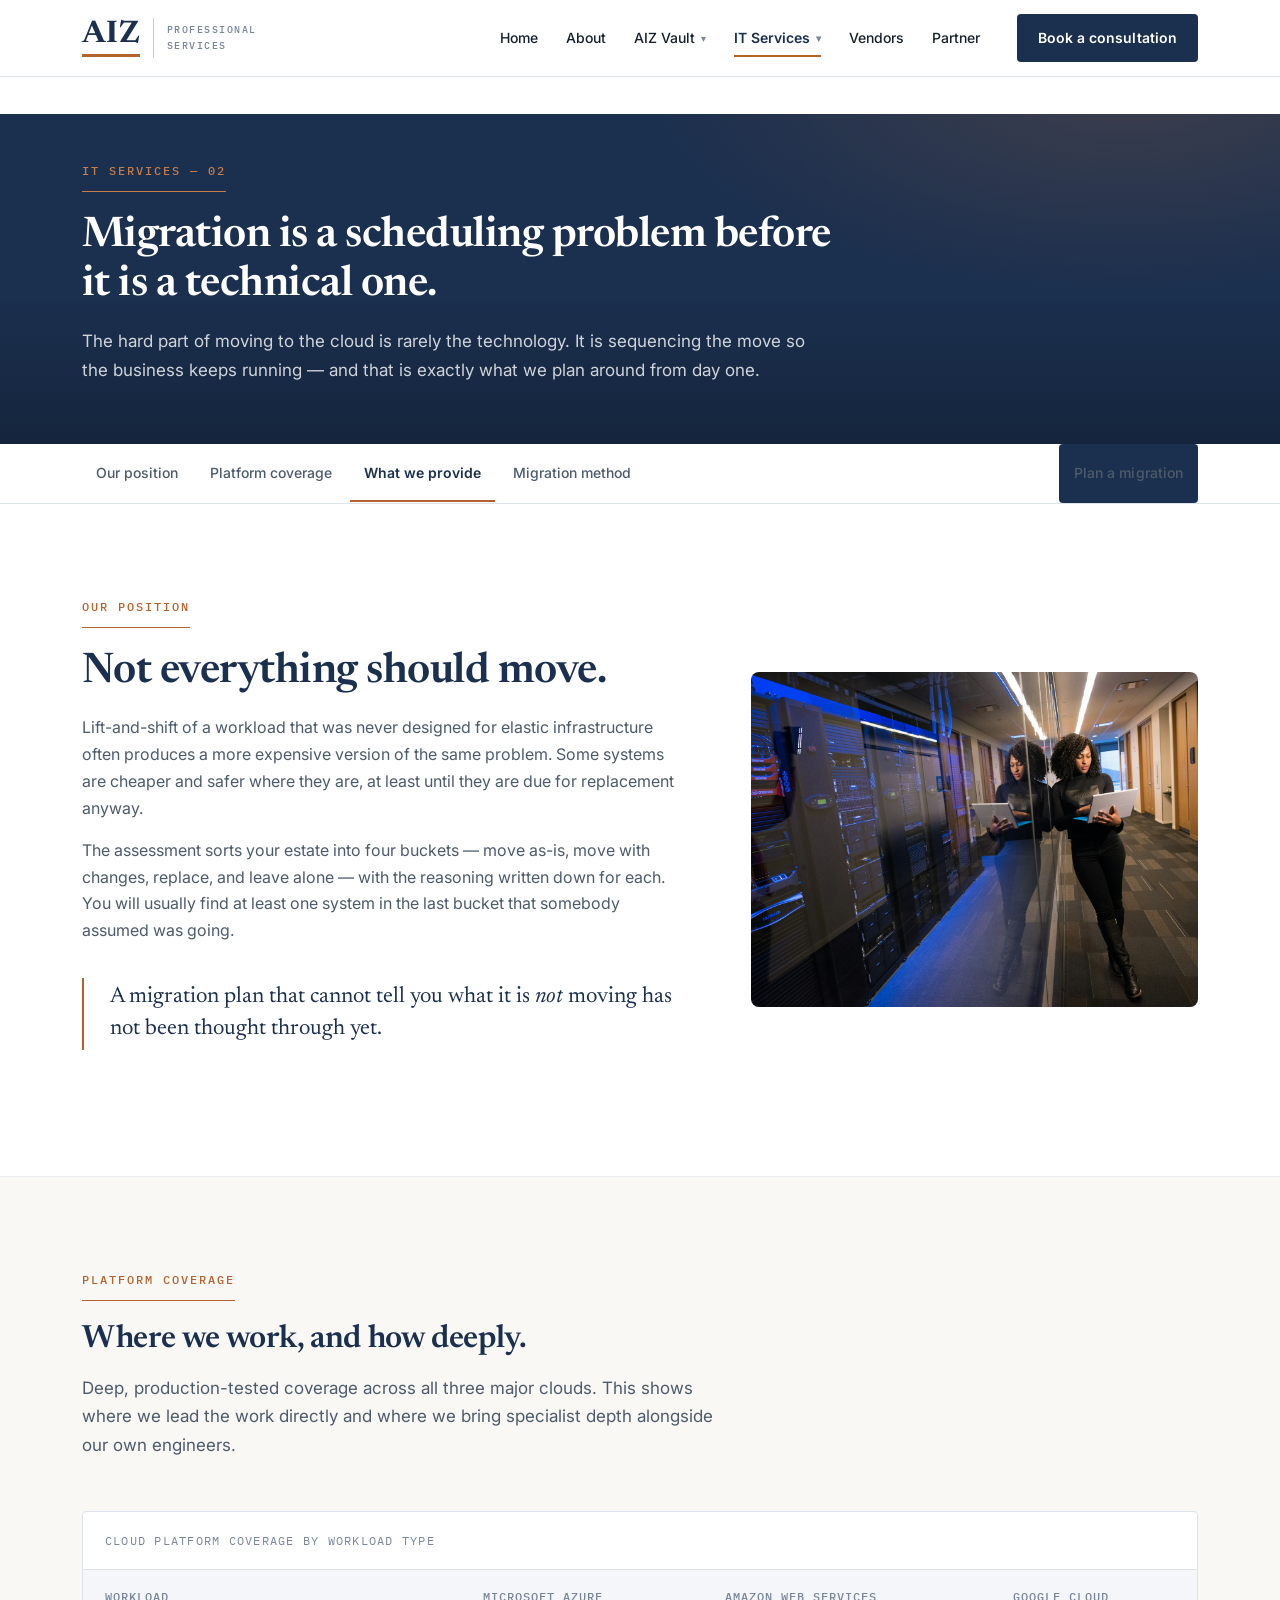
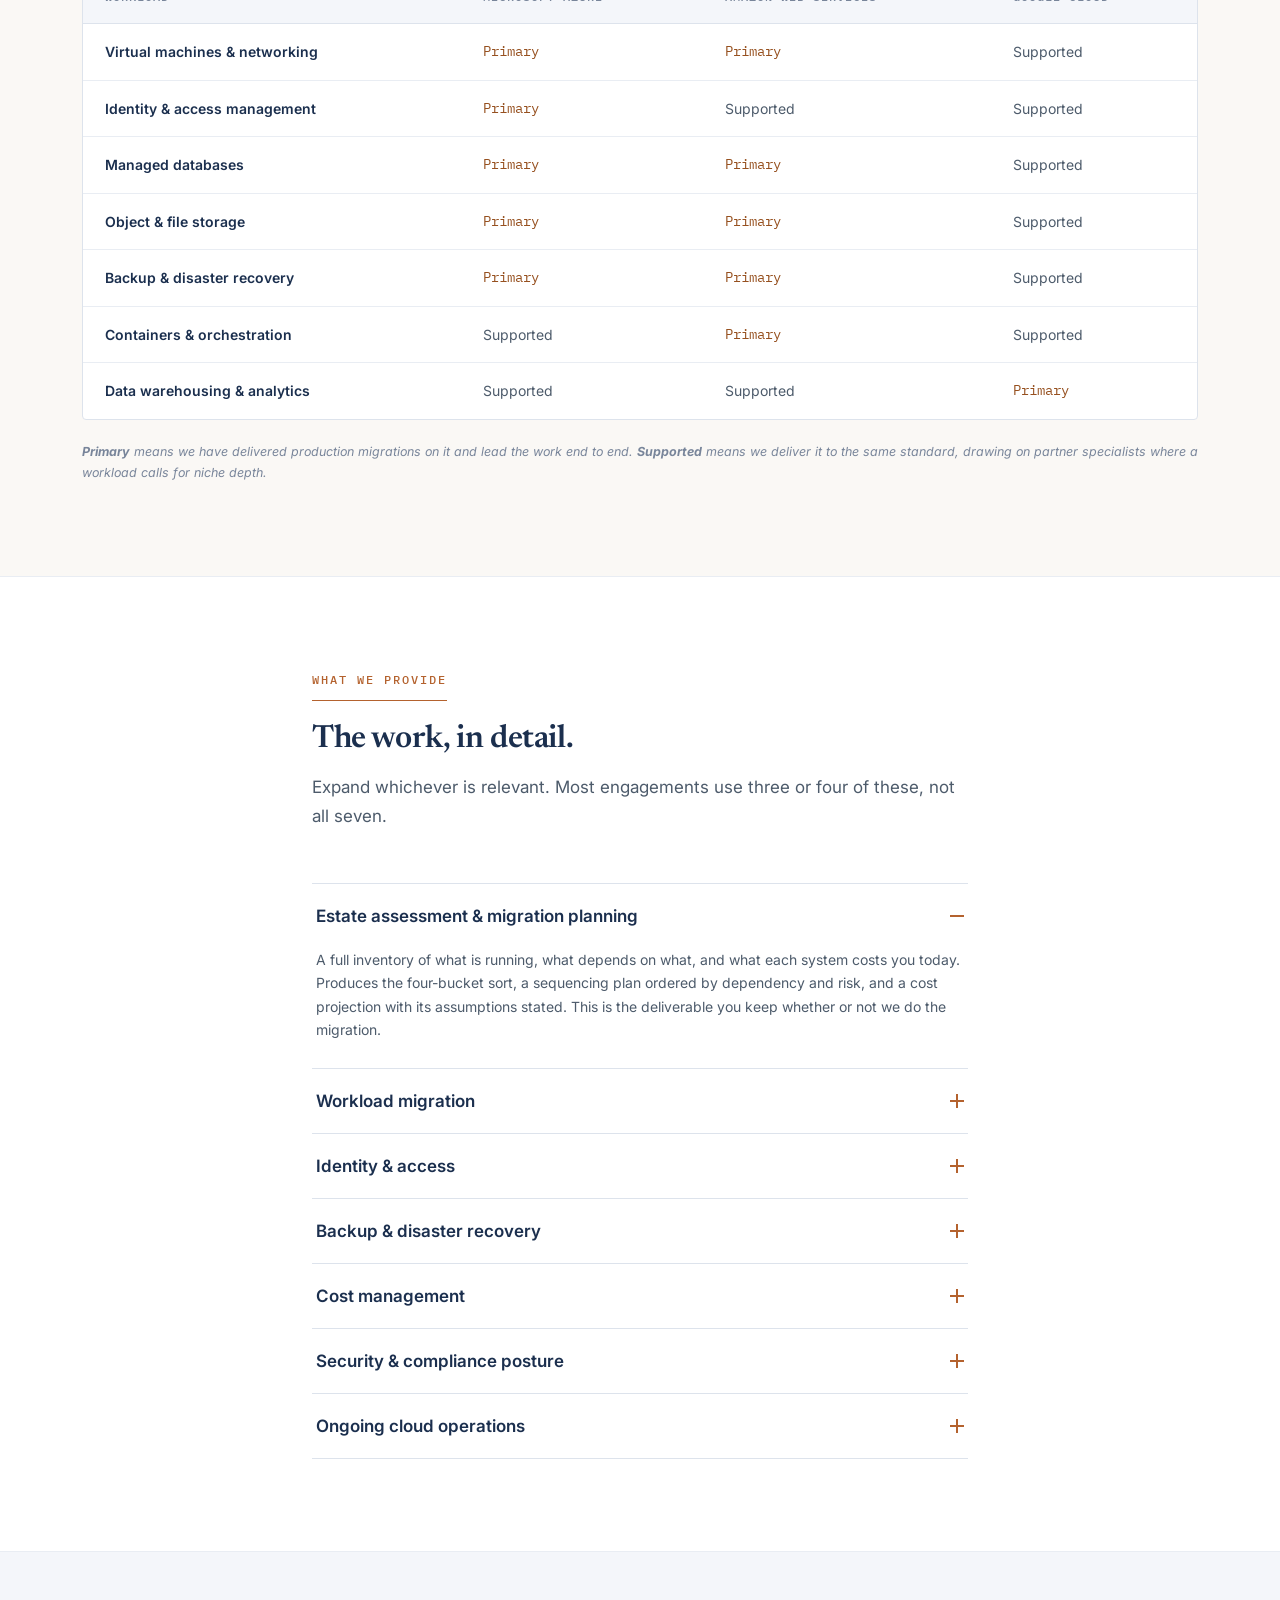
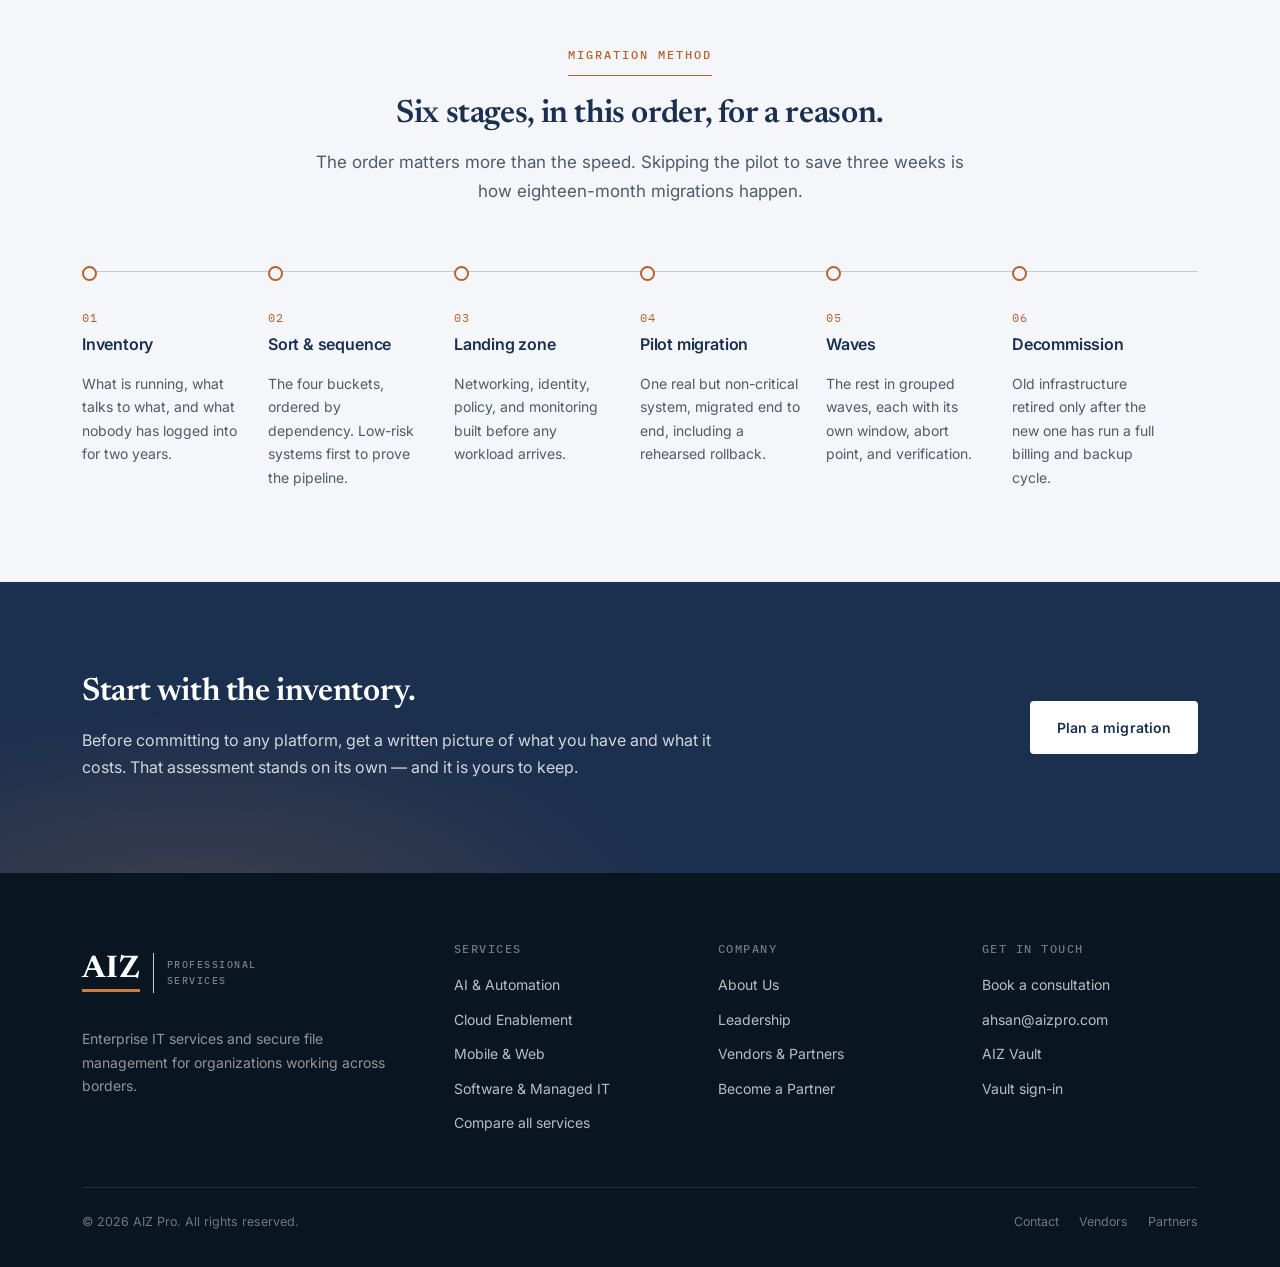
<file: cloud.html>
<!DOCTYPE html>
<html lang="en">
<head>
<meta charset="UTF-8">
<meta name="viewport" content="width=device-width, initial-scale=1.0">
<title>Cloud Enablement — Azure, AWS & Google Cloud | AIZ Pro</title>
<meta name="description" content="Cloud assessment, migration, and ongoing operations across Azure, AWS, and Google Cloud — planned around your downtime tolerance, not ours.">
<meta property="og:type" content="website">
<meta property="og:title" content="Cloud Enablement — Azure, AWS & Google Cloud | AIZ Pro">
<meta property="og:description" content="Cloud assessment, migration, and ongoing operations across Azure, AWS, and Google Cloud.">
<meta property="og:url" content="https://aizpro.com/cloud">
<meta property="og:image" content="https://aizpro.com/images/aiz-logo-social.jpg">
<meta name="twitter:card" content="summary">
<meta name="twitter:title" content="Cloud Enablement — Azure, AWS & Google Cloud | AIZ Pro">
<meta name="twitter:description" content="Cloud assessment, migration, and ongoing operations across Azure, AWS, and Google Cloud.">
<link rel="canonical" href="https://aizpro.com/cloud">
<link rel="icon" type="image/svg+xml" href="images/favicon.svg">
<link rel="preconnect" href="https://fonts.googleapis.com">
<link rel="preconnect" href="https://fonts.gstatic.com" crossorigin>
<link rel="stylesheet" href="https://fonts.googleapis.com/css2?family=Inter:wght@400;500;600;700&family=Newsreader:opsz,wght@6..72,400;6..72,500;6..72,600;6..72,700&family=IBM+Plex+Mono:wght@400;500&display=swap">
<link rel="stylesheet" href="css/style.css">
</head>
<body>
<a class="skip-link" href="#main">Skip to content</a>
<header class="site-header">
  <nav class="nav-wrap" aria-label="Primary">
    <a href="index.html" class="logo" aria-label="AIZ Professional Services &#8212; Home">
      <span class="logo-mark">AIZ</span>
      <span class="logo-rule"></span>
      <span class="logo-text"><span>Professional</span><span>Services</span></span>
    </a>
    <ul class="nav-links" id="primary-nav">
      <li><a href="index.html">Home</a></li>
      <li><a href="about">About</a></li>
      <li class="has-dropdown">
        <a href="vault" aria-expanded="false">AIZ Vault <span class="caret" aria-hidden="true">&#9662;</span></a>
        <ul class="dropdown">
          <li><a href="vault">Overview</a></li>
        </ul>
      </li>
      <li class="has-dropdown">
        <a href="services" aria-current="page" aria-expanded="false">IT Services <span class="caret" aria-hidden="true">&#9662;</span></a>
        <div class="dropdown mega">
          <div class="mega-grid">
            <a href="ai">
              <span class="mega-title">AI Development &amp; Automation</span>
              <span class="mega-desc">Document processing, workflow automation, and models trained on your own data.</span>
            </a>
            <a href="cloud">
              <span class="mega-title">Cloud Enablement</span>
              <span class="mega-desc">Assessment, migration, and ongoing management across Azure, AWS, and Google Cloud.</span>
            </a>
            <a href="mobile-web">
              <span class="mega-title">Mobile &amp; Web Development</span>
              <span class="mega-desc">iOS, Android, and web builds with accessibility and performance budgets set up front.</span>
            </a>
            <a href="software">
              <span class="mega-title">Custom Software &amp; Managed IT</span>
              <span class="mega-desc">Line-of-business systems, plus a service desk with published response targets.</span>
            </a>
            <div class="mega-foot">
              <p>Not sure which fits? Compare all four side by side.</p>
              <a class="btn btn-secondary" href="services">Compare services</a>
            </div>
          </div>
        </div>
      </li>
      <li><a href="vendors">Vendors</a></li>
      <li><a href="partner">Partner</a></li>
    </ul>
    <div class="nav-cta">
      <a class="btn btn-primary" href="contact">Book a consultation</a>
      <button class="nav-toggle" aria-label="Toggle menu" aria-controls="primary-nav" aria-expanded="false">
        <span></span><span></span><span></span>
      </button>
    </div>
  </nav>
</header>

<main id="main">
  <nav class="breadcrumb" aria-label="Breadcrumb">
    <div class="container">
      <ol>
      <li><a href="index.html">Home</a></li>
      <li><a href="services">IT Services</a></li>
      <li aria-current="page">Cloud Enablement</li>
      </ol>
    </div>
  </nav>

  <section class="page-hero">
    <div class="container">
      <div class="page-hero-body">
        <span class="eyebrow">IT Services &#8212; 02</span>
        <h1>Migration is a scheduling problem before it is a technical one.</h1>
        <p>The hard part of moving to the cloud is rarely the technology. It is sequencing the move so the business keeps running &#8212; and that is exactly what we plan around from day one.</p>
      </div>
    </div>
  </section>

  <nav class="subnav" aria-label="On this page">
    <div class="subnav-inner">
      <a href="#position">Our position</a>
      <a href="#coverage">Platform coverage</a>
      <a href="#services">What we provide</a>
      <a href="#method">Migration method</a>
      <span class="subnav-cta"><a class="btn btn-primary" href="contact">Plan a migration</a></span>
    </div>
  </nav>

  <section id="position">
    <div class="container">
      <div class="split split-wide">
        <div>
          <span class="eyebrow">Our position</span>
          <h2 class="h-lg">Not everything should move.</h2>
          <p>Lift-and-shift of a workload that was never designed for elastic infrastructure often produces a more expensive version of the same problem. Some systems are cheaper and safer where they are, at least until they are due for replacement anyway.</p>
          <p>The assessment sorts your estate into four buckets &#8212; move as-is, move with changes, replace, and leave alone &#8212; with the reasoning written down for each. You will usually find at least one system in the last bucket that somebody assumed was going.</p>
          <div class="callout">
            <p>A migration plan that cannot tell you what it is <em>not</em> moving has not been thought through yet.</p>
          </div>
        </div>
        <div>
          <div class="photo-frame">
            <img src="images/service-cloud.jpg" alt="Engineers planning a cloud migration at a whiteboard" width="800" height="600" decoding="async">
          </div>
        </div>
      </div>
    </div>
  </section>

  <section id="coverage" class="section-alt">
    <div class="container">
      <div class="section-header">
        <span class="eyebrow">Platform coverage</span>
        <h2>Where we work, and how deeply.</h2>
        <p>Deep, production-tested coverage across all three major clouds. This shows where we lead the work directly and where we bring specialist depth alongside our own engineers.</p>
      </div>
      <div class="table-scroll" data-reveal>
        <table class="spec-table">
          <caption>Cloud platform coverage by workload type</caption>
          <thead>
            <tr>
              <th scope="col">Workload</th>
              <th scope="col">Microsoft Azure</th>
              <th scope="col">Amazon Web Services</th>
              <th scope="col">Google Cloud</th>
            </tr>
          </thead>
          <tbody>
            <tr>
              <th scope="row">Virtual machines &amp; networking</th>
              <td class="yes">Primary</td>
              <td class="yes">Primary</td>
              <td>Supported</td>
            </tr>
            <tr>
              <th scope="row">Identity &amp; access management</th>
              <td class="yes">Primary</td>
              <td>Supported</td>
              <td>Supported</td>
            </tr>
            <tr>
              <th scope="row">Managed databases</th>
              <td class="yes">Primary</td>
              <td class="yes">Primary</td>
              <td>Supported</td>
            </tr>
            <tr>
              <th scope="row">Object &amp; file storage</th>
              <td class="yes">Primary</td>
              <td class="yes">Primary</td>
              <td>Supported</td>
            </tr>
            <tr>
              <th scope="row">Backup &amp; disaster recovery</th>
              <td class="yes">Primary</td>
              <td class="yes">Primary</td>
              <td>Supported</td>
            </tr>
            <tr>
              <th scope="row">Containers &amp; orchestration</th>
              <td>Supported</td>
              <td class="yes">Primary</td>
              <td>Supported</td>
            </tr>
            <tr>
              <th scope="row">Data warehousing &amp; analytics</th>
              <td>Supported</td>
              <td>Supported</td>
              <td class="yes">Primary</td>
            </tr>
          </tbody>
        </table>
      </div>
      <p class="stat-note"><strong>Primary</strong> means we have delivered production migrations on it and lead the work end to end. <strong>Supported</strong> means we deliver it to the same standard, drawing on partner specialists where a workload calls for niche depth.</p>
    </div>
  </section>

  <section id="services">
    <div class="container-narrow">
      <div class="section-header">
        <span class="eyebrow">What we provide</span>
        <h2>The work, in detail.</h2>
        <p>Expand whichever is relevant. Most engagements use three or four of these, not all seven.</p>
      </div>
      <div class="accordion" data-reveal>
        <div class="acc-item">
          <h3><button class="acc-trigger" id="c1" aria-controls="p1" aria-expanded="true">Estate assessment &amp; migration planning<span class="acc-icon" aria-hidden="true"></span></button></h3>
          <div class="acc-panel" id="p1" role="region" aria-labelledby="c1">
            <div class="acc-panel-inner">
              <p>A full inventory of what is running, what depends on what, and what each system costs you today. Produces the four-bucket sort, a sequencing plan ordered by dependency and risk, and a cost projection with its assumptions stated. This is the deliverable you keep whether or not we do the migration.</p>
            </div>
          </div>
        </div>
        <div class="acc-item">
          <h3><button class="acc-trigger" id="c2" aria-controls="p2" aria-expanded="false">Workload migration<span class="acc-icon" aria-hidden="true"></span></button></h3>
          <div class="acc-panel" id="p2" role="region" aria-labelledby="c2" hidden>
            <div class="acc-panel-inner">
              <p>Moving servers, applications, and databases with a tested rollback for each cutover. Every migration window has a defined abort point and a named person who can call it. Nothing moves on a Friday.</p>
            </div>
          </div>
        </div>
        <div class="acc-item">
          <h3><button class="acc-trigger" id="c3" aria-controls="p3" aria-expanded="false">Identity &amp; access<span class="acc-icon" aria-hidden="true"></span></button></h3>
          <div class="acc-panel" id="p3" role="region" aria-labelledby="c3" hidden>
            <div class="acc-panel-inner">
              <p>Directory integration, single sign-on, conditional access policies, and multi-factor rollout. Usually the first thing to move and the thing that causes the most user-visible disruption if it is done carelessly &#8212; so it gets its own communication plan.</p>
            </div>
          </div>
        </div>
        <div class="acc-item">
          <h3><button class="acc-trigger" id="c4" aria-controls="p4" aria-expanded="false">Backup &amp; disaster recovery<span class="acc-icon" aria-hidden="true"></span></button></h3>
          <div class="acc-panel" id="p4" role="region" aria-labelledby="c4" hidden>
            <div class="acc-panel-inner">
              <p>Backup policy, retention, and &#8212; the part usually missing &#8212; scheduled restore testing. A backup nobody has restored from is a hypothesis, not a plan. We agree recovery time and recovery point objectives per system rather than one number for the whole estate.</p>
            </div>
          </div>
        </div>
        <div class="acc-item">
          <h3><button class="acc-trigger" id="c5" aria-controls="p5" aria-expanded="false">Cost management<span class="acc-icon" aria-hidden="true"></span></button></h3>
          <div class="acc-panel" id="p5" role="region" aria-labelledby="c5" hidden>
            <div class="acc-panel-inner">
              <p>Right-sizing, reserved capacity where usage is predictable, and alerting on spend anomalies. Cloud bills grow quietly; the controls need to exist before the first surprise, not after it.</p>
            </div>
          </div>
        </div>
        <div class="acc-item">
          <h3><button class="acc-trigger" id="c6" aria-controls="p6" aria-expanded="false">Security &amp; compliance posture<span class="acc-icon" aria-hidden="true"></span></button></h3>
          <div class="acc-panel" id="p6" role="region" aria-labelledby="c6" hidden>
            <div class="acc-panel-inner">
              <p>Network segmentation, encryption at rest and in transit, logging and retention, and evidence collection for whichever regime applies to you. Where you have a specific certification target, we will say plainly whether we can take you there or whether you need a specialist auditor alongside us.</p>
            </div>
          </div>
        </div>
        <div class="acc-item">
          <h3><button class="acc-trigger" id="c7" aria-controls="p7" aria-expanded="false">Ongoing cloud operations<span class="acc-icon" aria-hidden="true"></span></button></h3>
          <div class="acc-panel" id="p7" role="region" aria-labelledby="c7" hidden>
            <div class="acc-panel-inner">
              <p>Patching, monitoring, capacity review, and incident response after the migration ends. Optional &#8212; plenty of clients hand back to their own team, and the documentation is written on the assumption that they will.</p>
            </div>
          </div>
        </div>
      </div>
    </div>
  </section>

  <section id="method" class="section-cool">
    <div class="container">
      <div class="section-header centered">
        <span class="eyebrow">Migration method</span>
        <h2>Six stages, in this order, for a reason.</h2>
        <p>The order matters more than the speed. Skipping the pilot to save three weeks is how eighteen-month migrations happen.</p>
      </div>
      <div class="timeline" data-reveal>
        <div class="tl-step">
          <span class="tl-idx">01</span>
          <h3>Inventory</h3>
          <p>What is running, what talks to what, and what nobody has logged into for two years.</p>
        </div>
        <div class="tl-step">
          <span class="tl-idx">02</span>
          <h3>Sort &amp; sequence</h3>
          <p>The four buckets, ordered by dependency. Low-risk systems first to prove the pipeline.</p>
        </div>
        <div class="tl-step">
          <span class="tl-idx">03</span>
          <h3>Landing zone</h3>
          <p>Networking, identity, policy, and monitoring built before any workload arrives.</p>
        </div>
        <div class="tl-step">
          <span class="tl-idx">04</span>
          <h3>Pilot migration</h3>
          <p>One real but non-critical system, migrated end to end, including a rehearsed rollback.</p>
        </div>
        <div class="tl-step">
          <span class="tl-idx">05</span>
          <h3>Waves</h3>
          <p>The rest in grouped waves, each with its own window, abort point, and verification.</p>
        </div>
        <div class="tl-step">
          <span class="tl-idx">06</span>
          <h3>Decommission</h3>
          <p>Old infrastructure retired only after the new one has run a full billing and backup cycle.</p>
        </div>
      </div>
    </div>
  </section>

  <section class="cta-band">
    <div class="container on-dark">
      <div class="cta-inner">
        <div>
          <h2>Start with the inventory.</h2>
          <p>Before committing to any platform, get a written picture of what you have and what it costs. That assessment stands on its own &#8212; and it is yours to keep.</p>
        </div>
        <div class="btn-row">
          <a class="btn btn-primary" href="contact?interest=it-services">Plan a migration</a>
        </div>
      </div>
    </div>
  </section>

</main>

<footer class="site-footer">
  <div class="container">
    <div class="footer-top">
      <div class="footer-brand">
        <span class="logo" aria-hidden="true">
          <span class="logo-mark">AIZ</span>
          <span class="logo-rule"></span>
          <span class="logo-text"><span>Professional</span><span>Services</span></span>
        </span>
        <p class="footer-blurb">Enterprise IT services and secure file management for organizations working across borders.</p>
      </div>
      <div class="footer-col">
        <h2>Services</h2>
        <ul>
          <li><a href="ai">AI &amp; Automation</a></li>
          <li><a href="cloud">Cloud Enablement</a></li>
          <li><a href="mobile-web">Mobile &amp; Web</a></li>
          <li><a href="software">Software &amp; Managed IT</a></li>
          <li><a href="services">Compare all services</a></li>
        </ul>
      </div>
      <div class="footer-col">
        <h2>Company</h2>
        <ul>
          <li><a href="about">About Us</a></li>
          <li><a href="about#leadership">Leadership</a></li>
          <li><a href="vendors">Vendors &amp; Partners</a></li>
          <li><a href="partner">Become a Partner</a></li>
        </ul>
      </div>
      <div class="footer-col">
        <h2>Get in touch</h2>
        <ul>
          <li><a href="contact">Book a consultation</a></li>
          <li><a href="mailto:ahsan@aizpro.com">ahsan@aizpro.com</a></li>
          <li><a href="vault">AIZ Vault</a></li>
          <li><a href="https://portal.aizvault.com" target="_blank" rel="noopener">Vault sign-in</a></li>
        </ul>
      </div>
    </div>
    <div class="footer-bottom">
      <div>&#169; 2026 AIZ Pro. All rights reserved.</div>
      <ul>
        <li><a href="contact">Contact</a></li>
        <li><a href="vendors">Vendors</a></li>
        <li><a href="partner">Partners</a></li>
      </ul>
    </div>
  </div>
</footer>
<script src="js/main.js"></script>
</body>
</html>
</file>
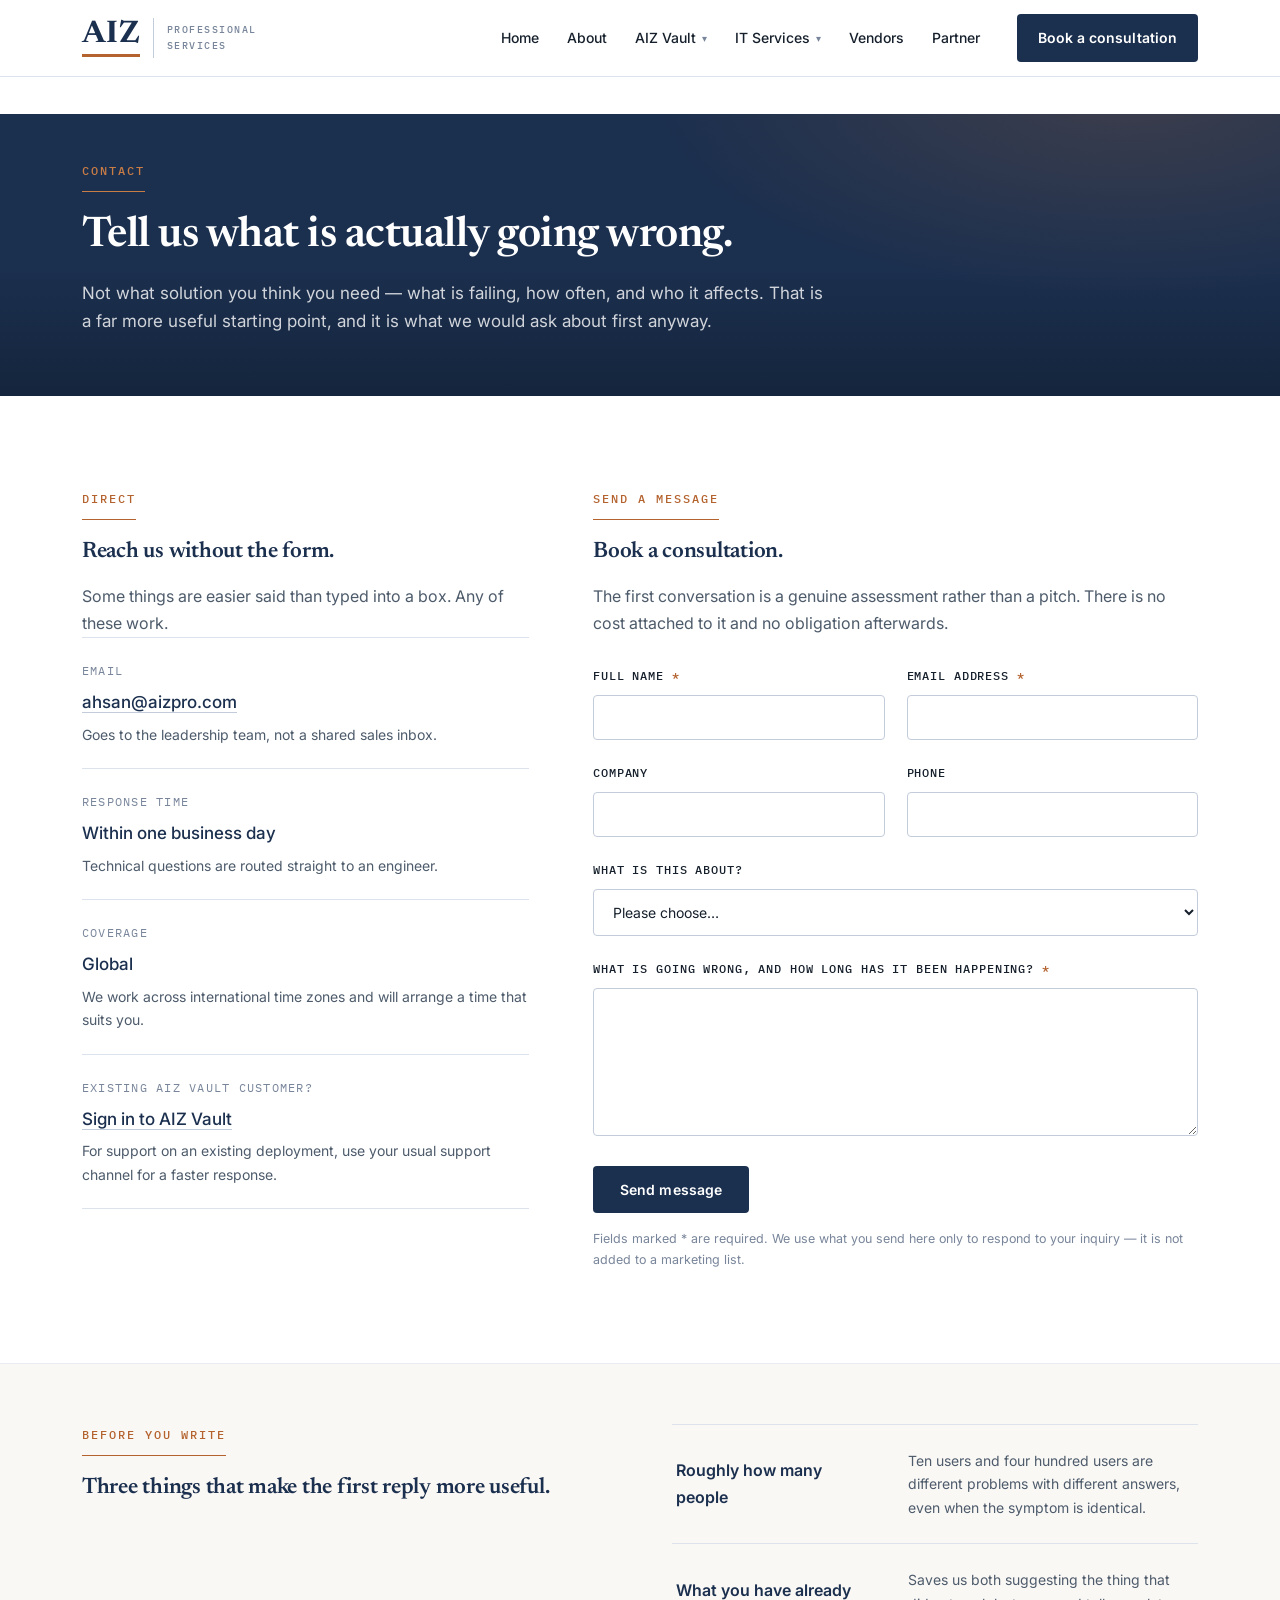
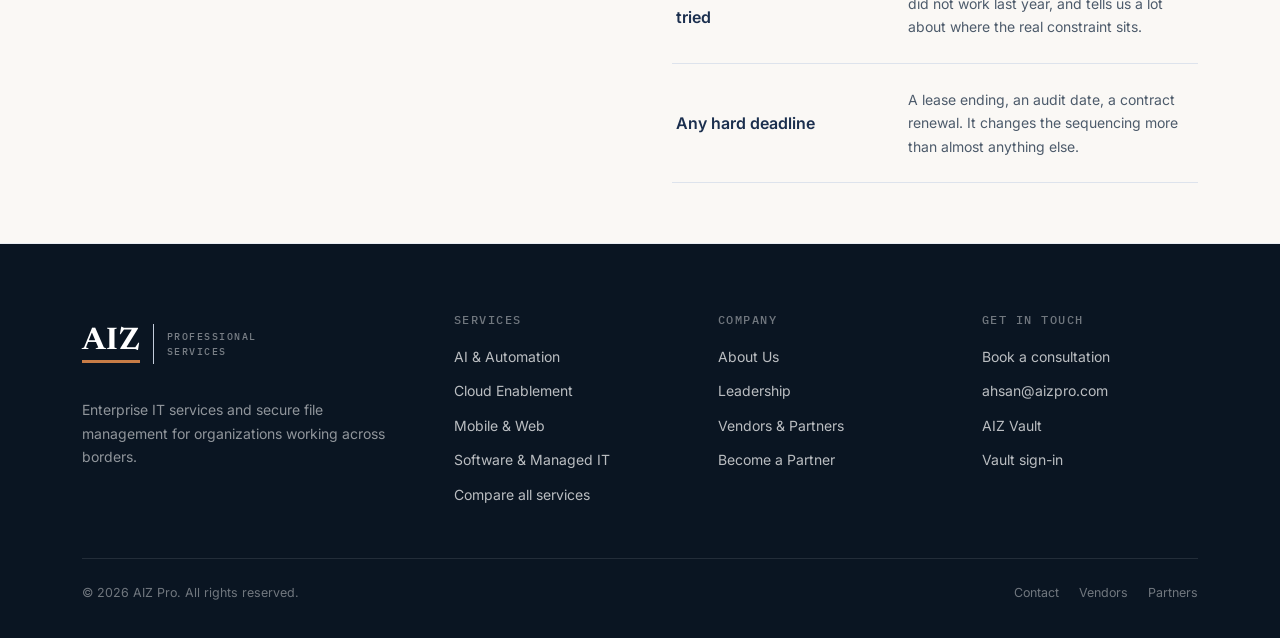
<file: contact.html>
<!DOCTYPE html>
<html lang="en">
<head>
<meta charset="UTF-8">
<meta name="viewport" content="width=device-width, initial-scale=1.0">
<title>Contact AIZ Pro — Book a Consultation</title>
<meta name="description" content="Tell us what you are running and what is going wrong with it. Inquiries reach the AIZ Pro leadership team directly, with a response within one business day.">
<meta property="og:type" content="website">
<meta property="og:title" content="Contact AIZ Pro — Book a Consultation">
<meta property="og:description" content="Tell us what you are running and what is going wrong with it. We respond within one business day.">
<meta property="og:url" content="https://aizpro.com/contact">
<meta property="og:image" content="https://aizpro.com/images/aiz-logo-social.jpg">
<meta name="twitter:card" content="summary">
<meta name="twitter:title" content="Contact AIZ Pro — Book a Consultation">
<meta name="twitter:description" content="Tell us what you are running and what is going wrong with it. We respond within one business day.">
<link rel="canonical" href="https://aizpro.com/contact">
<link rel="icon" type="image/svg+xml" href="images/favicon.svg">
<link rel="preconnect" href="https://fonts.googleapis.com">
<link rel="preconnect" href="https://fonts.gstatic.com" crossorigin>
<link rel="stylesheet" href="https://fonts.googleapis.com/css2?family=Inter:wght@400;500;600;700&family=Newsreader:opsz,wght@6..72,400;6..72,500;6..72,600;6..72,700&family=IBM+Plex+Mono:wght@400;500&display=swap">
<link rel="stylesheet" href="css/style.css">
</head>
<body>
<a class="skip-link" href="#main">Skip to content</a>
<header class="site-header">
  <nav class="nav-wrap" aria-label="Primary">
    <a href="index.html" class="logo" aria-label="AIZ Professional Services &#8212; Home">
      <span class="logo-mark">AIZ</span>
      <span class="logo-rule"></span>
      <span class="logo-text"><span>Professional</span><span>Services</span></span>
    </a>
    <ul class="nav-links" id="primary-nav">
      <li><a href="index.html">Home</a></li>
      <li><a href="about">About</a></li>
      <li class="has-dropdown">
        <a href="vault" aria-expanded="false">AIZ Vault <span class="caret" aria-hidden="true">&#9662;</span></a>
        <ul class="dropdown">
          <li><a href="vault">Overview</a></li>
        </ul>
      </li>
      <li class="has-dropdown">
        <a href="services" aria-expanded="false">IT Services <span class="caret" aria-hidden="true">&#9662;</span></a>
        <div class="dropdown mega">
          <div class="mega-grid">
            <a href="ai">
              <span class="mega-title">AI Development &amp; Automation</span>
              <span class="mega-desc">Document processing, workflow automation, and models trained on your own data.</span>
            </a>
            <a href="cloud">
              <span class="mega-title">Cloud Enablement</span>
              <span class="mega-desc">Assessment, migration, and ongoing management across Azure, AWS, and Google Cloud.</span>
            </a>
            <a href="mobile-web">
              <span class="mega-title">Mobile &amp; Web Development</span>
              <span class="mega-desc">iOS, Android, and web builds with accessibility and performance budgets set up front.</span>
            </a>
            <a href="software">
              <span class="mega-title">Custom Software &amp; Managed IT</span>
              <span class="mega-desc">Line-of-business systems, plus a service desk with published response targets.</span>
            </a>
            <div class="mega-foot">
              <p>Not sure which fits? Compare all four side by side.</p>
              <a class="btn btn-secondary" href="services">Compare services</a>
            </div>
          </div>
        </div>
      </li>
      <li><a href="vendors">Vendors</a></li>
      <li><a href="partner">Partner</a></li>
    </ul>
    <div class="nav-cta">
      <a class="btn btn-primary" href="contact">Book a consultation</a>
      <button class="nav-toggle" aria-label="Toggle menu" aria-controls="primary-nav" aria-expanded="false">
        <span></span><span></span><span></span>
      </button>
    </div>
  </nav>
</header>

<main id="main">
  <nav class="breadcrumb" aria-label="Breadcrumb">
    <div class="container">
      <ol>
      <li><a href="index.html">Home</a></li>
      <li aria-current="page">Contact</li>
      </ol>
    </div>
  </nav>

  <section class="page-hero">
    <div class="container">
      <div class="page-hero-body">
        <span class="eyebrow">Contact</span>
        <h1>Tell us what is actually going wrong.</h1>
        <p>Not what solution you think you need &#8212; what is failing, how often, and who it affects. That is a far more useful starting point, and it is what we would ask about first anyway.</p>
      </div>
    </div>
  </section>

  <section>
    <div class="container">
      <div class="split split-narrow align-start">

        <div>
          <span class="eyebrow">Direct</span>
          <h2 class="h-md">Reach us without the form.</h2>
          <p>Some things are easier said than typed into a box. Any of these work.</p>

          <div class="contact-block">
            <div class="contact-item">
              <div class="k">Email</div>
              <div class="v"><a href="mailto:ahsan@aizpro.com">ahsan@aizpro.com</a></div>
              <p>Goes to the leadership team, not a shared sales inbox.</p>
            </div>
            <div class="contact-item">
              <div class="k">Response time</div>
              <div class="v">Within one business day</div>
              <p>Technical questions are routed straight to an engineer.</p>
            </div>
            <div class="contact-item">
              <div class="k">Coverage</div>
              <div class="v">Global</div>
              <p>We work across international time zones and will arrange a time that suits you.</p>
            </div>
            <div class="contact-item">
              <div class="k">Existing AIZ Vault customer?</div>
              <div class="v"><a href="https://portal.aizvault.com" target="_blank" rel="noopener">Sign in to AIZ Vault</a></div>
              <p>For support on an existing deployment, use your usual support channel for a faster response.</p>
            </div>
          </div>
        </div>

        <div>
          <span class="eyebrow">Send a message</span>
          <h2 class="h-md">Book a consultation.</h2>
          <p>The first conversation is a genuine assessment rather than a pitch. There is no cost attached to it and no obligation afterwards.</p>

          <form action="https://formsubmit.co/ahsan@aizpro.com" method="POST" style="margin-top:28px">
            <input type="hidden" name="_cc" value="badar@aizpro.com,azam@aizpro.com,noor@aizpro.com">
            <input type="hidden" name="_subject" value="New inquiry from aizpro.com">
            <input type="hidden" name="_template" value="table">
            <input type="hidden" name="_next" value="https://aizpro.com/thank-you">
            <input type="text" name="_honey" style="display:none" tabindex="-1" autocomplete="off" aria-hidden="true">

            <div class="form-grid">
              <div class="form-group">
                <label for="name">Full name <span class="req" aria-hidden="true">*</span></label>
                <input type="text" id="name" name="name" required autocomplete="name">
              </div>
              <div class="form-group">
                <label for="email">Email address <span class="req" aria-hidden="true">*</span></label>
                <input type="email" id="email" name="email" required autocomplete="email">
              </div>
              <div class="form-group">
                <label for="company">Company</label>
                <input type="text" id="company" name="company" autocomplete="organization">
              </div>
              <div class="form-group">
                <label for="phone">Phone</label>
                <input type="tel" id="phone" name="phone" autocomplete="tel">
              </div>
              <div class="form-group full">
                <label for="interest">What is this about?</label>
                <select id="interest" name="interest">
                  <option value="" selected>Please choose&#8230;</option>
                  <option value="vault">AIZ Vault &#8212; secure file access</option>
                  <option value="it-services">IT services &#8212; not sure which</option>
                  <option value="ai">AI development &amp; automation</option>
                  <option value="cloud">Cloud enablement</option>
                  <option value="mobile-web">Mobile &amp; web development</option>
                  <option value="software-managed">Custom software &amp; managed IT</option>
                  <option value="partner">Becoming a partner</option>
                  <option value="other">Something else</option>
                </select>
              </div>
              <div class="form-group full">
                <label for="message">What is going wrong, and how long has it been happening? <span class="req" aria-hidden="true">*</span></label>
                <textarea id="message" name="message" required></textarea>
              </div>
            </div>

            <button type="submit" class="btn btn-primary">Send message</button>
            <p class="form-note">Fields marked * are required. We use what you send here only to respond to your inquiry &#8212; it is not added to a marketing list.</p>
          </form>
        </div>

      </div>
    </div>
  </section>

  <section class="section-alt tight">
    <div class="container">
      <div class="split align-start">
        <div>
          <span class="eyebrow">Before you write</span>
          <h2 class="h-md">Three things that make the first reply more useful.</h2>
        </div>
        <dl class="def-list">
          <div>
            <dt>Roughly how many people</dt>
            <dd>Ten users and four hundred users are different problems with different answers, even when the symptom is identical.</dd>
          </div>
          <div>
            <dt>What you have already tried</dt>
            <dd>Saves us both suggesting the thing that did not work last year, and tells us a lot about where the real constraint sits.</dd>
          </div>
          <div>
            <dt>Any hard deadline</dt>
            <dd>A lease ending, an audit date, a contract renewal. It changes the sequencing more than almost anything else.</dd>
          </div>
        </dl>
      </div>
    </div>
  </section>

</main>

<footer class="site-footer">
  <div class="container">
    <div class="footer-top">
      <div class="footer-brand">
        <span class="logo" aria-hidden="true">
          <span class="logo-mark">AIZ</span>
          <span class="logo-rule"></span>
          <span class="logo-text"><span>Professional</span><span>Services</span></span>
        </span>
        <p class="footer-blurb">Enterprise IT services and secure file management for organizations working across borders.</p>
      </div>
      <div class="footer-col">
        <h2>Services</h2>
        <ul>
          <li><a href="ai">AI &amp; Automation</a></li>
          <li><a href="cloud">Cloud Enablement</a></li>
          <li><a href="mobile-web">Mobile &amp; Web</a></li>
          <li><a href="software">Software &amp; Managed IT</a></li>
          <li><a href="services">Compare all services</a></li>
        </ul>
      </div>
      <div class="footer-col">
        <h2>Company</h2>
        <ul>
          <li><a href="about">About Us</a></li>
          <li><a href="about#leadership">Leadership</a></li>
          <li><a href="vendors">Vendors &amp; Partners</a></li>
          <li><a href="partner">Become a Partner</a></li>
        </ul>
      </div>
      <div class="footer-col">
        <h2>Get in touch</h2>
        <ul>
          <li><a href="contact">Book a consultation</a></li>
          <li><a href="mailto:ahsan@aizpro.com">ahsan@aizpro.com</a></li>
          <li><a href="vault">AIZ Vault</a></li>
          <li><a href="https://portal.aizvault.com" target="_blank" rel="noopener">Vault sign-in</a></li>
        </ul>
      </div>
    </div>
    <div class="footer-bottom">
      <div>&#169; 2026 AIZ Pro. All rights reserved.</div>
      <ul>
        <li><a href="contact">Contact</a></li>
        <li><a href="vendors">Vendors</a></li>
        <li><a href="partner">Partners</a></li>
      </ul>
    </div>
  </div>
</footer>
<script src="js/main.js"></script>
</body>
</html>
</file>
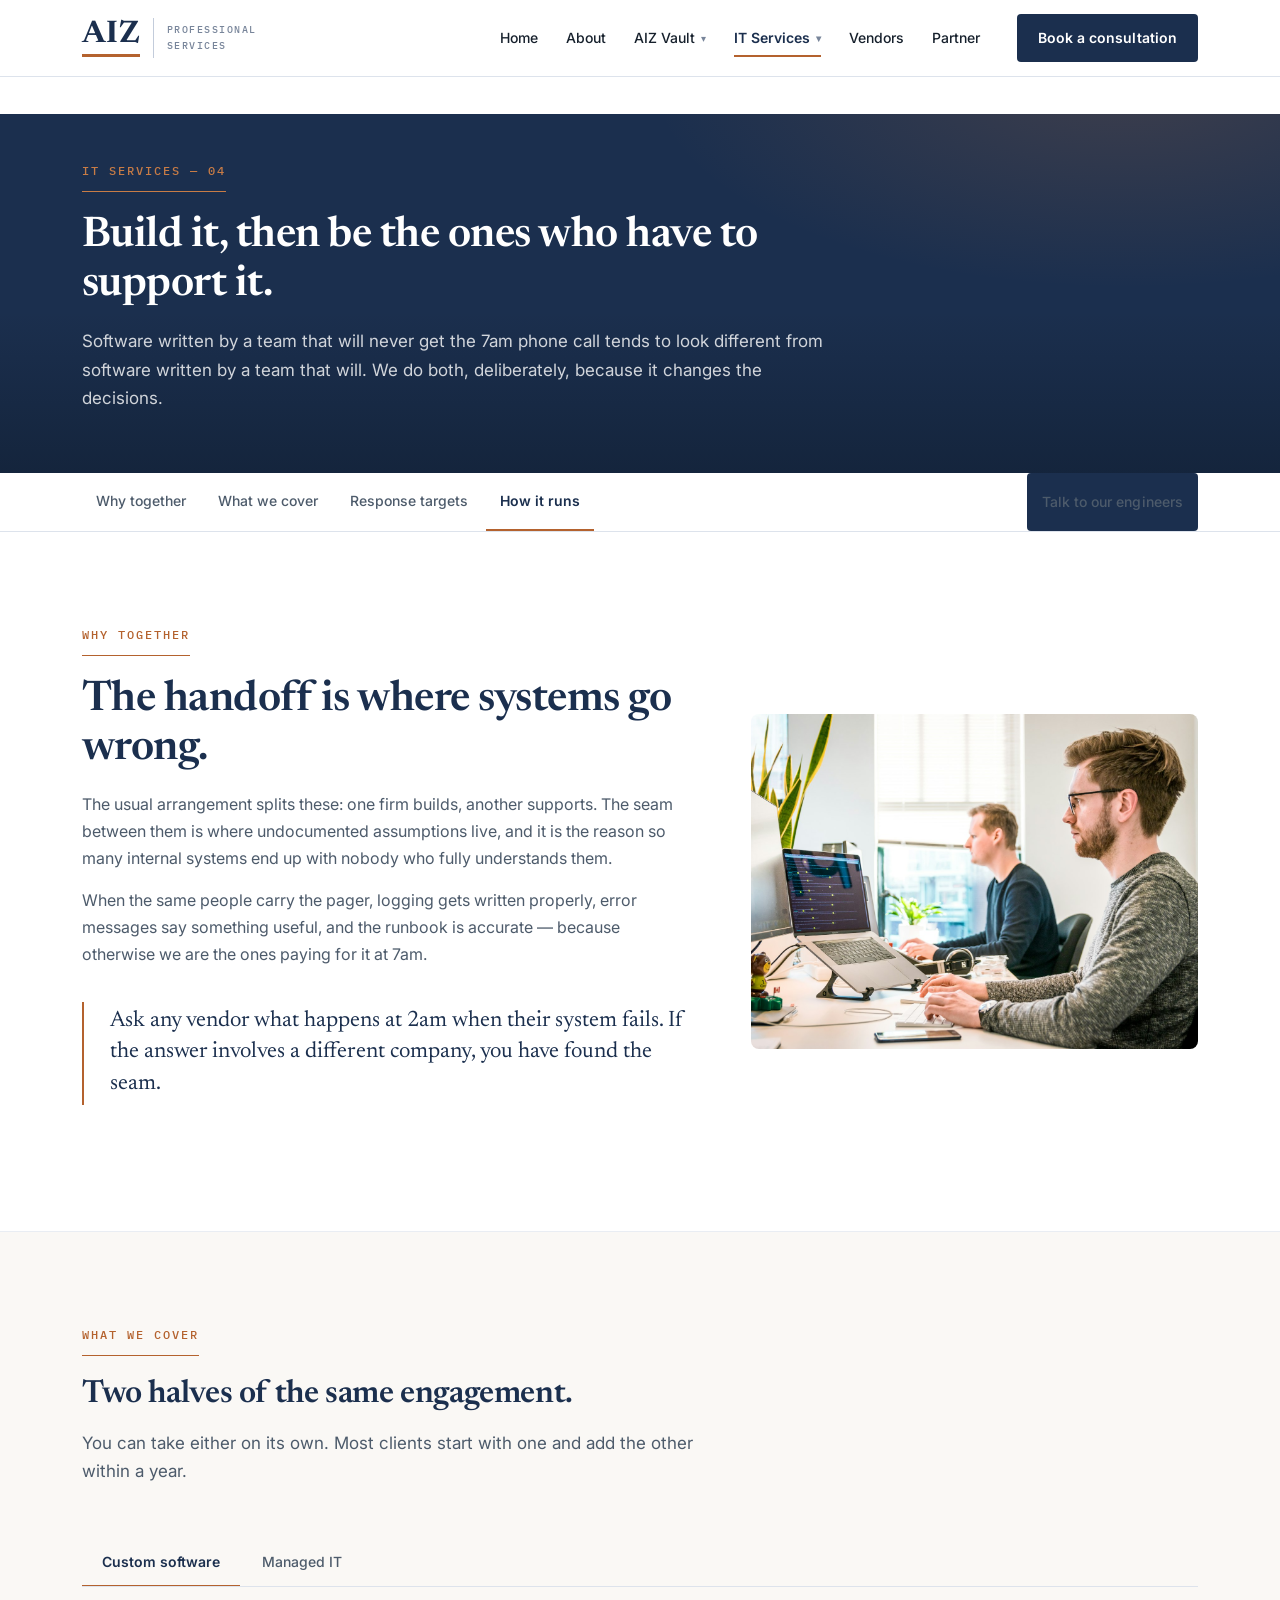
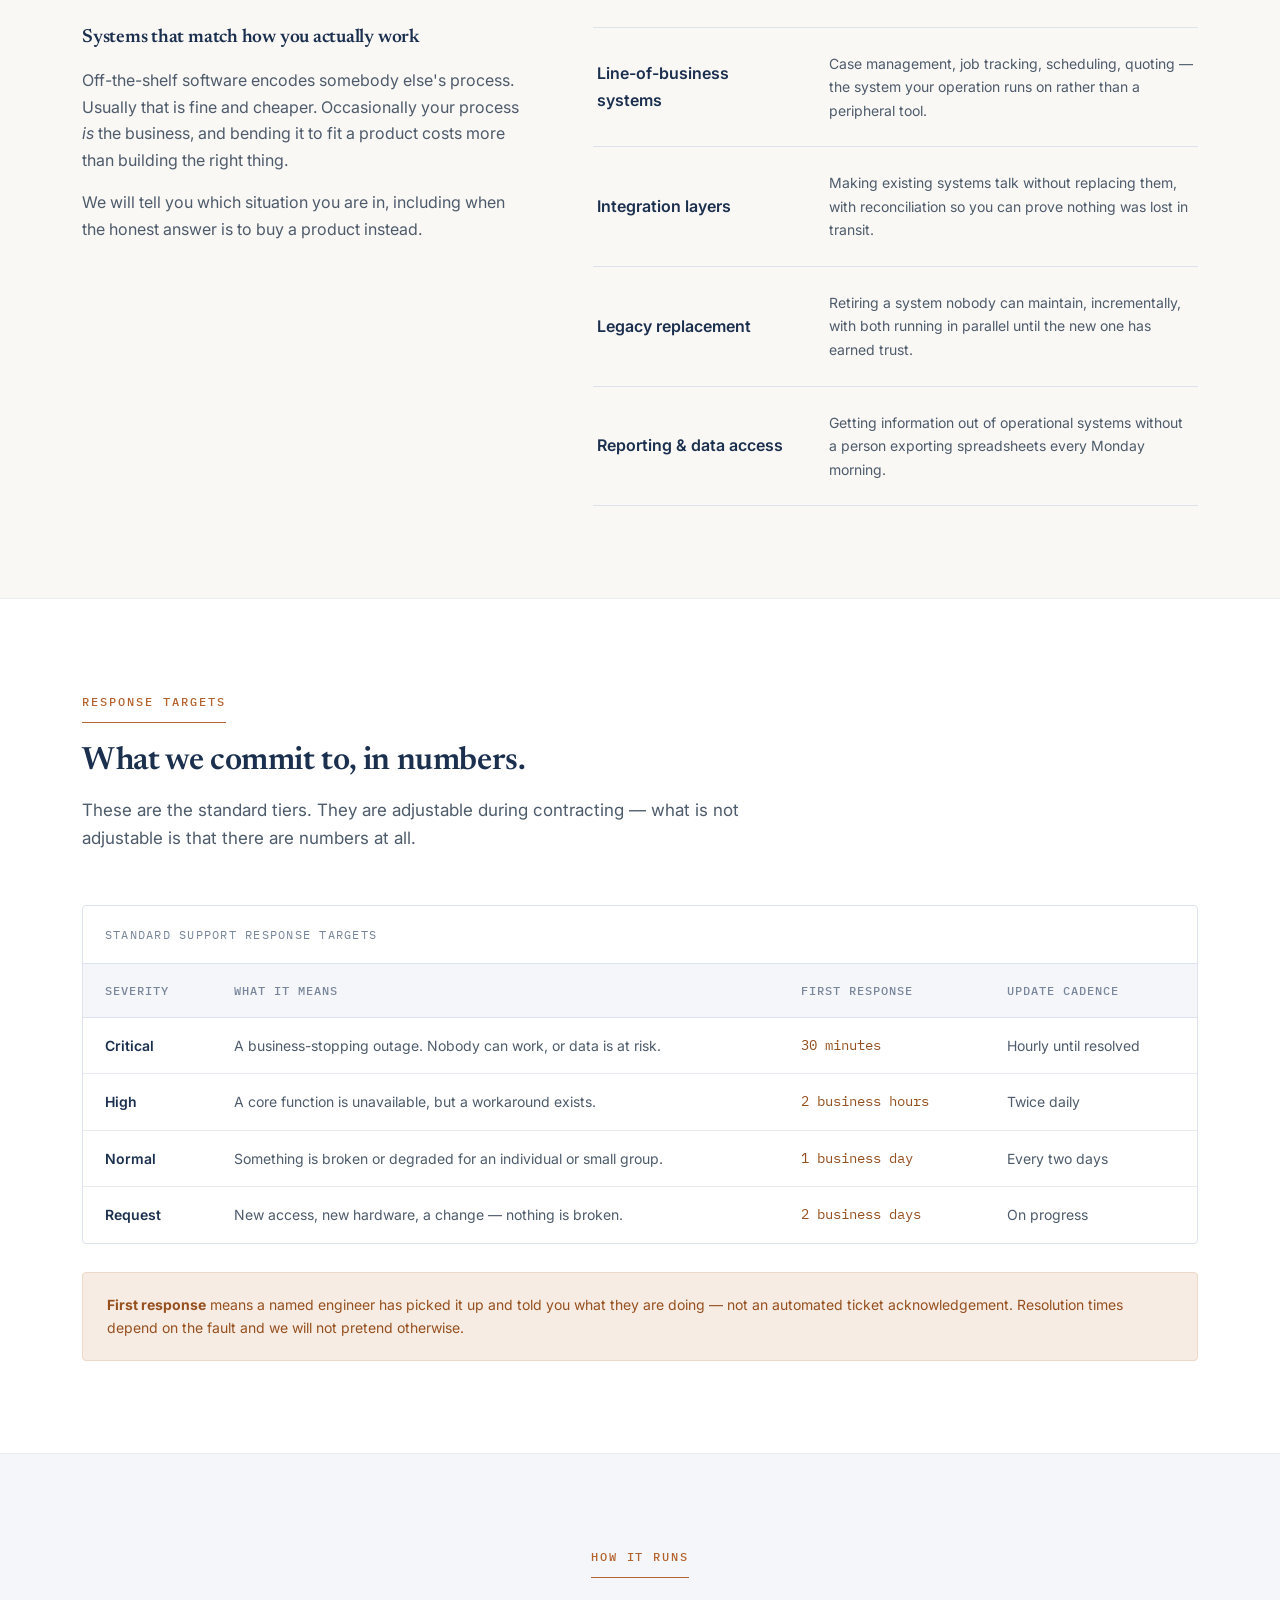
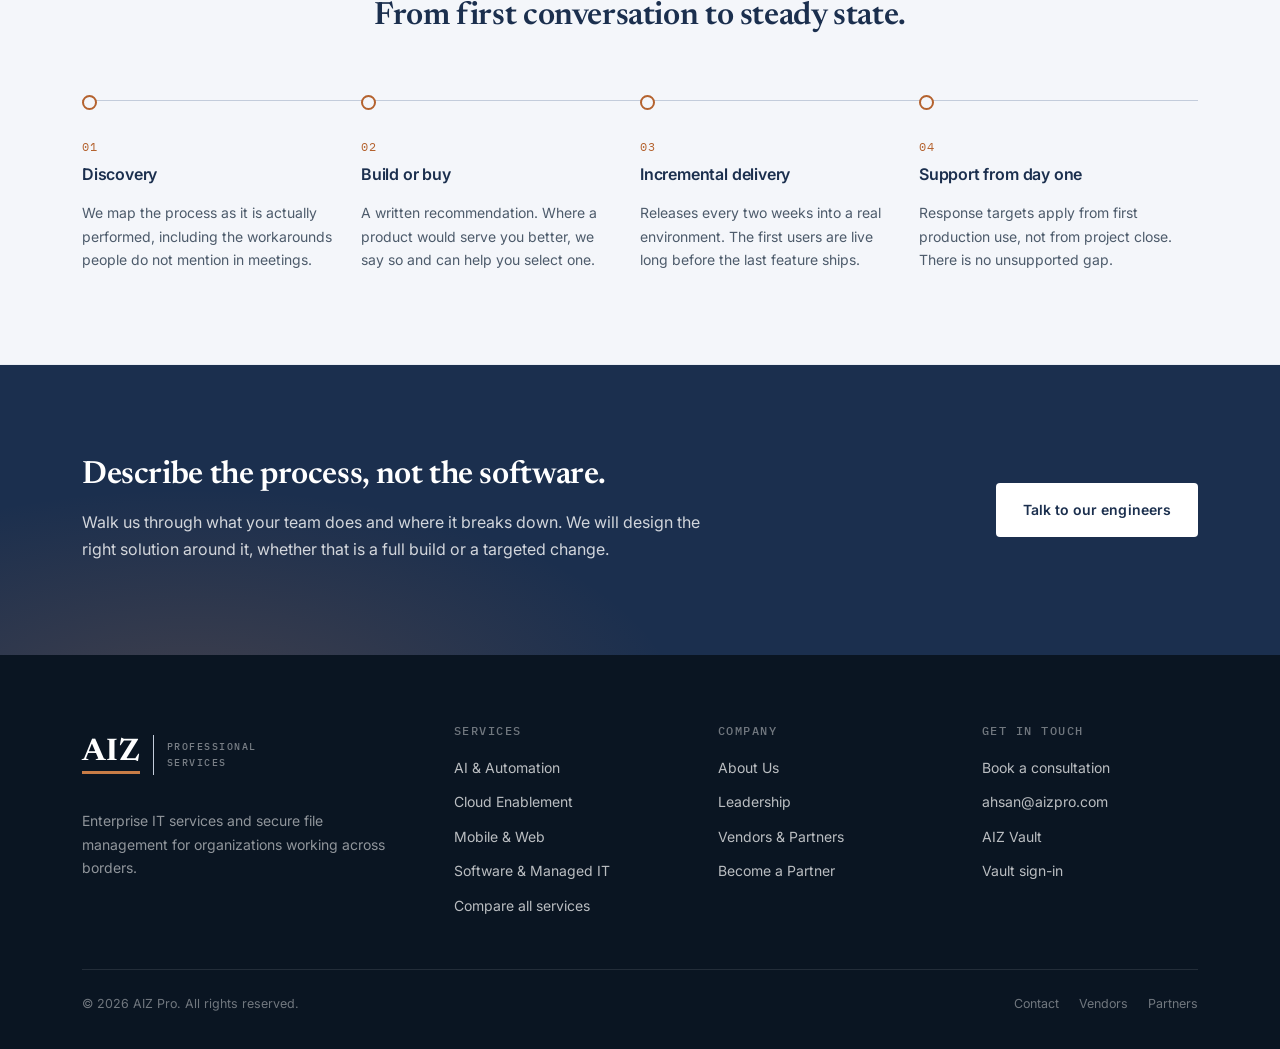
<file: custom-software-managed-it.html>
<!DOCTYPE html>
<html lang="en">
<head>
<meta charset="UTF-8">
<meta name="viewport" content="width=device-width, initial-scale=1.0">
<title>Custom Software & Managed IT | AIZ Pro</title>
<meta name="description" content="Line-of-business software built to your process, and a managed IT service desk with published response targets — from one team that has to live with both.">
<meta property="og:type" content="website">
<meta property="og:title" content="Custom Software & Managed IT | AIZ Pro">
<meta property="og:description" content="Custom line-of-business software and managed IT support with published response targets.">
<meta property="og:url" content="https://aizpro.com/custom-software-managed-it.html">
<meta property="og:image" content="https://aizpro.com/images/aiz-logo-social.jpg">
<meta name="twitter:card" content="summary">
<meta name="twitter:title" content="Custom Software & Managed IT | AIZ Pro">
<meta name="twitter:description" content="Custom line-of-business software and managed IT support with published response targets.">
<link rel="canonical" href="https://aizpro.com/custom-software-managed-it.html">
<link rel="icon" type="image/svg+xml" href="images/favicon.svg">
<link rel="preconnect" href="https://fonts.googleapis.com">
<link rel="preconnect" href="https://fonts.gstatic.com" crossorigin>
<link rel="stylesheet" href="https://fonts.googleapis.com/css2?family=Inter:wght@400;500;600;700&family=Newsreader:opsz,wght@6..72,400;6..72,500;6..72,600;6..72,700&family=IBM+Plex+Mono:wght@400;500&display=swap">
<link rel="stylesheet" href="css/style.css">
</head>
<body>
<a class="skip-link" href="#main">Skip to content</a>
<header class="site-header">
  <nav class="nav-wrap" aria-label="Primary">
    <a href="index.html" class="logo" aria-label="AIZ Professional Services &#8212; Home">
      <span class="logo-mark">AIZ</span>
      <span class="logo-rule"></span>
      <span class="logo-text"><span>Professional</span><span>Services</span></span>
    </a>
    <ul class="nav-links" id="primary-nav">
      <li><a href="index.html">Home</a></li>
      <li><a href="about.html">About</a></li>
      <li class="has-dropdown">
        <a href="products.html" aria-expanded="false">AIZ Vault <span class="caret" aria-hidden="true">&#9662;</span></a>
        <ul class="dropdown">
          <li><a href="products.html">Overview</a></li>
        </ul>
      </li>
      <li class="has-dropdown">
        <a href="it-services.html" aria-current="page" aria-expanded="false">IT Services <span class="caret" aria-hidden="true">&#9662;</span></a>
        <div class="dropdown mega">
          <div class="mega-grid">
            <a href="ai-development-automation.html">
              <span class="mega-title">AI Development &amp; Automation</span>
              <span class="mega-desc">Document processing, workflow automation, and models trained on your own data.</span>
            </a>
            <a href="cloud-enablement.html">
              <span class="mega-title">Cloud Enablement</span>
              <span class="mega-desc">Assessment, migration, and ongoing management across Azure, AWS, and Google Cloud.</span>
            </a>
            <a href="mobile-web-development.html">
              <span class="mega-title">Mobile &amp; Web Development</span>
              <span class="mega-desc">iOS, Android, and web builds with accessibility and performance budgets set up front.</span>
            </a>
            <a href="custom-software-managed-it.html">
              <span class="mega-title">Custom Software &amp; Managed IT</span>
              <span class="mega-desc">Line-of-business systems, plus a service desk with published response targets.</span>
            </a>
            <div class="mega-foot">
              <p>Not sure which fits? Compare all four side by side.</p>
              <a class="btn btn-secondary" href="it-services.html">Compare services</a>
            </div>
          </div>
        </div>
      </li>
      <li><a href="vendors.html">Vendors</a></li>
      <li><a href="become-a-partner.html">Partner</a></li>
    </ul>
    <div class="nav-cta">
      <a class="btn btn-primary" href="contact.html">Book a consultation</a>
      <button class="nav-toggle" aria-label="Toggle menu" aria-controls="primary-nav" aria-expanded="false">
        <span></span><span></span><span></span>
      </button>
    </div>
  </nav>
</header>

<main id="main">
  <nav class="breadcrumb" aria-label="Breadcrumb">
    <div class="container">
      <ol>
      <li><a href="index.html">Home</a></li>
      <li><a href="it-services.html">IT Services</a></li>
      <li aria-current="page">Custom Software & Managed IT</li>
      </ol>
    </div>
  </nav>

  <section class="page-hero">
    <div class="container">
      <div class="page-hero-body">
        <span class="eyebrow">IT Services &#8212; 04</span>
        <h1>Build it, then be the ones who have to support it.</h1>
        <p>Software written by a team that will never get the 7am phone call tends to look different from software written by a team that will. We do both, deliberately, because it changes the decisions.</p>
      </div>
    </div>
  </section>

  <nav class="subnav" aria-label="On this page">
    <div class="subnav-inner">
      <a href="#why">Why together</a>
      <a href="#scope">What we cover</a>
      <a href="#targets">Response targets</a>
      <a href="#engagement">How it runs</a>
      <span class="subnav-cta"><a class="btn btn-primary" href="contact.html">Talk to our engineers</a></span>
    </div>
  </nav>

  <section id="why">
    <div class="container">
      <div class="split split-wide">
        <div>
          <span class="eyebrow">Why together</span>
          <h2 class="h-lg">The handoff is where systems go wrong.</h2>
          <p>The usual arrangement splits these: one firm builds, another supports. The seam between them is where undocumented assumptions live, and it is the reason so many internal systems end up with nobody who fully understands them.</p>
          <p>When the same people carry the pager, logging gets written properly, error messages say something useful, and the runbook is accurate &#8212; because otherwise we are the ones paying for it at 7am.</p>
          <div class="callout">
            <p>Ask any vendor what happens at 2am when their system fails. If the answer involves a different company, you have found the seam.</p>
          </div>
        </div>
        <div>
          <div class="photo-frame">
            <img src="images/service-managedit.jpg" alt="IT engineers working at a support desk" width="800" height="600" decoding="async">
          </div>
        </div>
      </div>
    </div>
  </section>

  <section id="scope" class="section-alt">
    <div class="container">
      <div class="section-header">
        <span class="eyebrow">What we cover</span>
        <h2>Two halves of the same engagement.</h2>
        <p>You can take either on its own. Most clients start with one and add the other within a year.</p>
      </div>

      <div class="tabs" data-reveal>
        <div class="tablist" role="tablist" aria-label="Service areas">
          <button role="tab" id="tab-build" aria-controls="panel-build" aria-selected="true">Custom software</button>
          <button role="tab" id="tab-run" aria-controls="panel-run" aria-selected="false" tabindex="-1">Managed IT</button>
        </div>

        <div class="tabpanel" id="panel-build" role="tabpanel" aria-labelledby="tab-build" tabindex="0">
          <div class="split split-narrow align-start">
            <div>
              <h3>Systems that match how you actually work</h3>
              <p>Off-the-shelf software encodes somebody else's process. Usually that is fine and cheaper. Occasionally your process <em>is</em> the business, and bending it to fit a product costs more than building the right thing.</p>
              <p>We will tell you which situation you are in, including when the honest answer is to buy a product instead.</p>
            </div>
            <dl class="def-list">
              <div>
                <dt>Line-of-business systems</dt>
                <dd>Case management, job tracking, scheduling, quoting &#8212; the system your operation runs on rather than a peripheral tool.</dd>
              </div>
              <div>
                <dt>Integration layers</dt>
                <dd>Making existing systems talk without replacing them, with reconciliation so you can prove nothing was lost in transit.</dd>
              </div>
              <div>
                <dt>Legacy replacement</dt>
                <dd>Retiring a system nobody can maintain, incrementally, with both running in parallel until the new one has earned trust.</dd>
              </div>
              <div>
                <dt>Reporting &amp; data access</dt>
                <dd>Getting information out of operational systems without a person exporting spreadsheets every Monday morning.</dd>
              </div>
            </dl>
          </div>
        </div>

        <div class="tabpanel" id="panel-run" role="tabpanel" aria-labelledby="tab-run" tabindex="0" hidden>
          <div class="split split-narrow align-start">
            <div>
              <h3>Keeping it all running</h3>
              <p>Support that is measured rather than promised. Response targets are written into the agreement, reported against monthly, and we show you the months we missed as well as the ones we hit.</p>
              <p>Coverage is defined per system, because treating a payroll cutover and a printer queue as the same priority helps nobody.</p>
            </div>
            <dl class="def-list">
              <div>
                <dt>Service desk</dt>
                <dd>A first line your staff can actually reach, with escalation to the engineers who built the system rather than to a script.</dd>
              </div>
              <div>
                <dt>Monitoring &amp; alerting</dt>
                <dd>Instrumented so we usually know before you call. Alerts are tuned rather than exhaustive &#8212; an alert nobody acts on is noise.</dd>
              </div>
              <div>
                <dt>Patching &amp; maintenance</dt>
                <dd>Scheduled windows agreed with you in advance, with a rollback tested before the window opens.</dd>
              </div>
              <div>
                <dt>Backup verification</dt>
                <dd>Scheduled restore tests, not just backup jobs that report success. The report tells you the date of the last successful restore.</dd>
              </div>
            </dl>
          </div>
        </div>
      </div>
    </div>
  </section>

  <section id="targets">
    <div class="container">
      <div class="section-header">
        <span class="eyebrow">Response targets</span>
        <h2>What we commit to, in numbers.</h2>
        <p>These are the standard tiers. They are adjustable during contracting &#8212; what is not adjustable is that there are numbers at all.</p>
      </div>
      <div class="table-scroll" data-reveal>
        <table class="spec-table">
          <caption>Standard support response targets</caption>
          <thead>
            <tr>
              <th scope="col">Severity</th>
              <th scope="col">What it means</th>
              <th scope="col">First response</th>
              <th scope="col">Update cadence</th>
            </tr>
          </thead>
          <tbody>
            <tr>
              <th scope="row">Critical</th>
              <td>A business-stopping outage. Nobody can work, or data is at risk.</td>
              <td class="yes">30 minutes</td>
              <td>Hourly until resolved</td>
            </tr>
            <tr>
              <th scope="row">High</th>
              <td>A core function is unavailable, but a workaround exists.</td>
              <td class="yes">2 business hours</td>
              <td>Twice daily</td>
            </tr>
            <tr>
              <th scope="row">Normal</th>
              <td>Something is broken or degraded for an individual or small group.</td>
              <td class="yes">1 business day</td>
              <td>Every two days</td>
            </tr>
            <tr>
              <th scope="row">Request</th>
              <td>New access, new hardware, a change &#8212; nothing is broken.</td>
              <td class="yes">2 business days</td>
              <td>On progress</td>
            </tr>
          </tbody>
        </table>
      </div>
      <div class="notice">
        <p><strong>First response</strong> means a named engineer has picked it up and told you what they are doing &#8212; not an automated ticket acknowledgement. Resolution times depend on the fault and we will not pretend otherwise.</p>
      </div>
    </div>
  </section>

  <section id="engagement" class="section-cool">
    <div class="container">
      <div class="section-header centered">
        <span class="eyebrow">How it runs</span>
        <h2>From first conversation to steady state.</h2>
      </div>
      <div class="timeline" data-reveal>
        <div class="tl-step">
          <span class="tl-idx">01</span>
          <h3>Discovery</h3>
          <p>We map the process as it is actually performed, including the workarounds people do not mention in meetings.</p>
        </div>
        <div class="tl-step">
          <span class="tl-idx">02</span>
          <h3>Build or buy</h3>
          <p>A written recommendation. Where a product would serve you better, we say so and can help you select one.</p>
        </div>
        <div class="tl-step">
          <span class="tl-idx">03</span>
          <h3>Incremental delivery</h3>
          <p>Releases every two weeks into a real environment. The first users are live long before the last feature ships.</p>
        </div>
        <div class="tl-step">
          <span class="tl-idx">04</span>
          <h3>Support from day one</h3>
          <p>Response targets apply from first production use, not from project close. There is no unsupported gap.</p>
        </div>
      </div>
    </div>
  </section>

  <section class="cta-band">
    <div class="container on-dark">
      <div class="cta-inner">
        <div>
          <h2>Describe the process, not the software.</h2>
          <p>Walk us through what your team does and where it breaks down. We will design the right solution around it, whether that is a full build or a targeted change.</p>
        </div>
        <div class="btn-row">
          <a class="btn btn-primary" href="contact.html?interest=it-services">Talk to our engineers</a>
        </div>
      </div>
    </div>
  </section>

</main>

<footer class="site-footer">
  <div class="container">
    <div class="footer-top">
      <div class="footer-brand">
        <span class="logo" aria-hidden="true">
          <span class="logo-mark">AIZ</span>
          <span class="logo-rule"></span>
          <span class="logo-text"><span>Professional</span><span>Services</span></span>
        </span>
        <p class="footer-blurb">Enterprise IT services and secure file management for organizations working across borders.</p>
      </div>
      <div class="footer-col">
        <h2>Services</h2>
        <ul>
          <li><a href="ai-development-automation.html">AI &amp; Automation</a></li>
          <li><a href="cloud-enablement.html">Cloud Enablement</a></li>
          <li><a href="mobile-web-development.html">Mobile &amp; Web</a></li>
          <li><a href="custom-software-managed-it.html">Software &amp; Managed IT</a></li>
          <li><a href="it-services.html">Compare all services</a></li>
        </ul>
      </div>
      <div class="footer-col">
        <h2>Company</h2>
        <ul>
          <li><a href="about.html">About Us</a></li>
          <li><a href="about.html#leadership">Leadership</a></li>
          <li><a href="vendors.html">Vendors &amp; Partners</a></li>
          <li><a href="become-a-partner.html">Become a Partner</a></li>
        </ul>
      </div>
      <div class="footer-col">
        <h2>Get in touch</h2>
        <ul>
          <li><a href="contact.html">Book a consultation</a></li>
          <li><a href="mailto:ahsan@aizpro.com">ahsan@aizpro.com</a></li>
          <li><a href="products.html">AIZ Vault</a></li>
          <li><a href="https://portal.aizvault.com" target="_blank" rel="noopener">Vault sign-in</a></li>
        </ul>
      </div>
    </div>
    <div class="footer-bottom">
      <div>&#169; 2026 AIZ Pro. All rights reserved.</div>
      <ul>
        <li><a href="contact.html">Contact</a></li>
        <li><a href="vendors.html">Vendors</a></li>
        <li><a href="become-a-partner.html">Partners</a></li>
      </ul>
    </div>
  </div>
</footer>
<script src="js/main.js"></script>
</body>
</html>
</file>
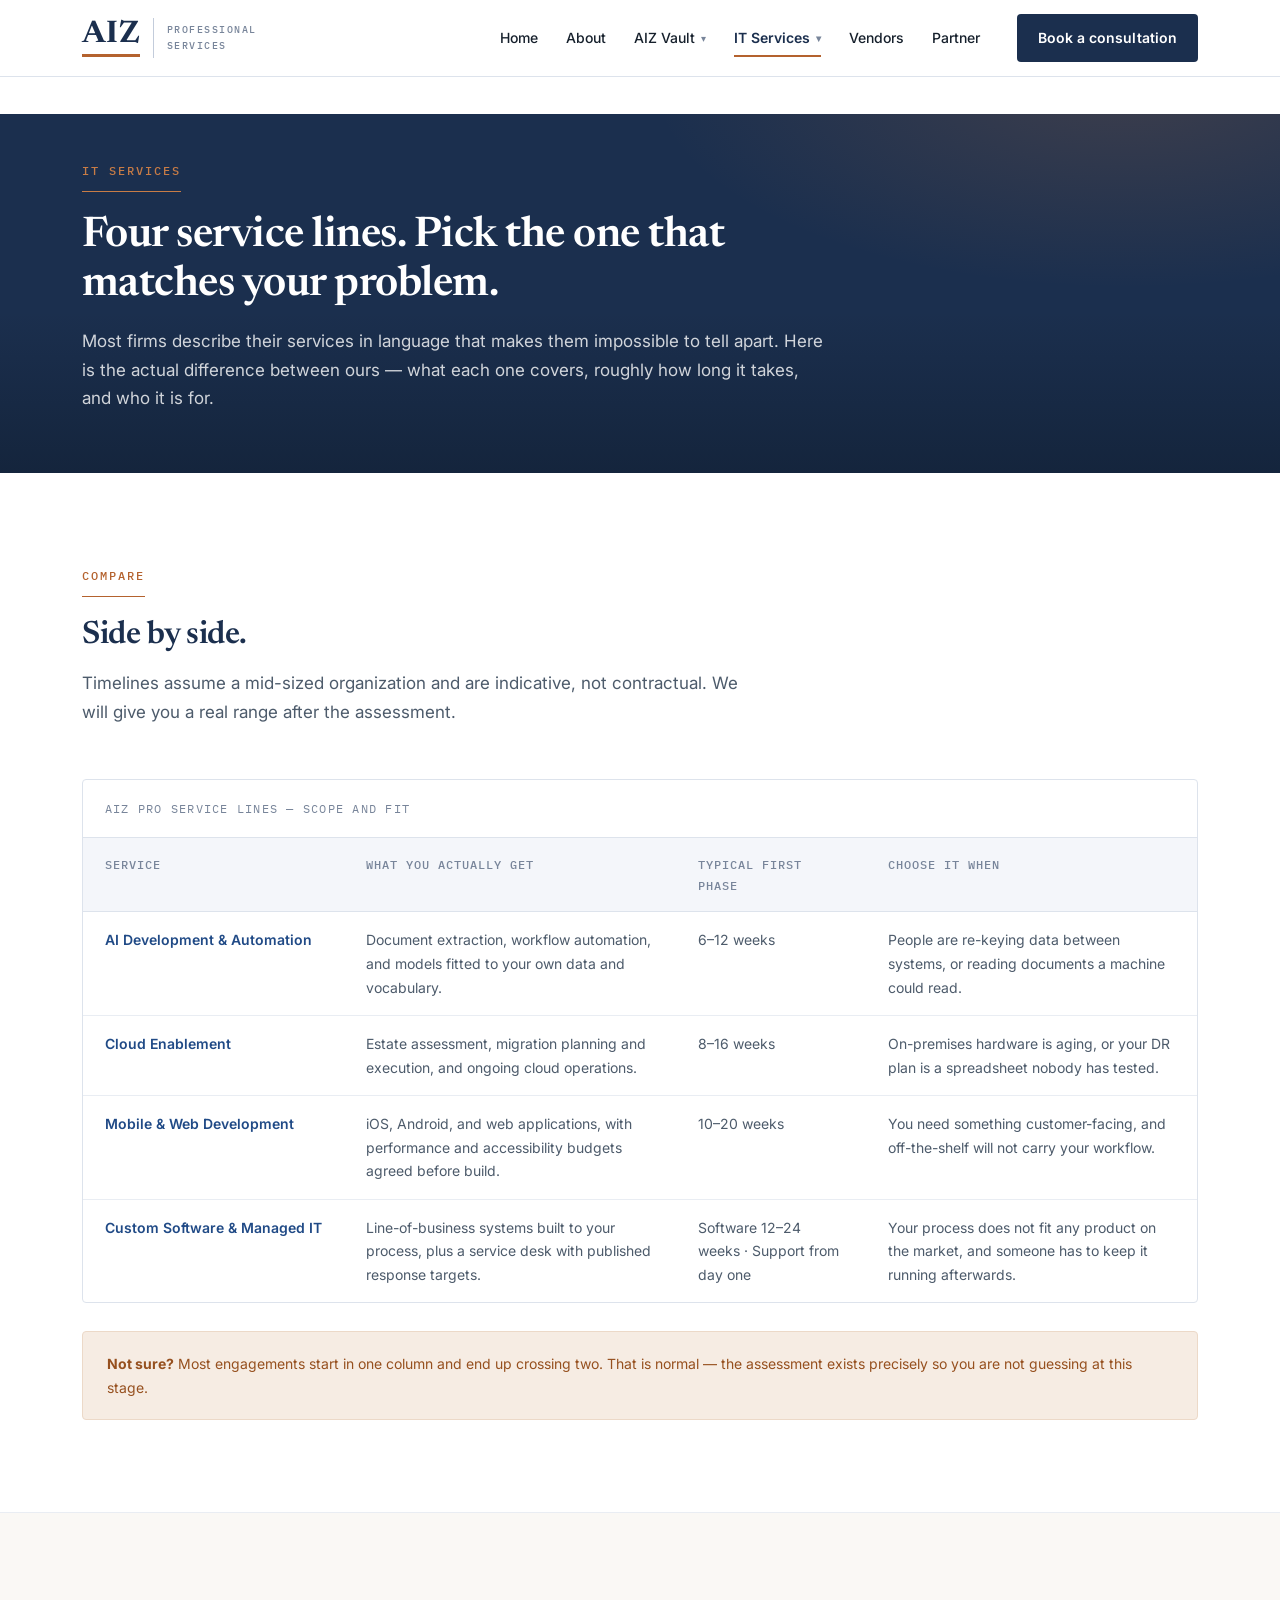
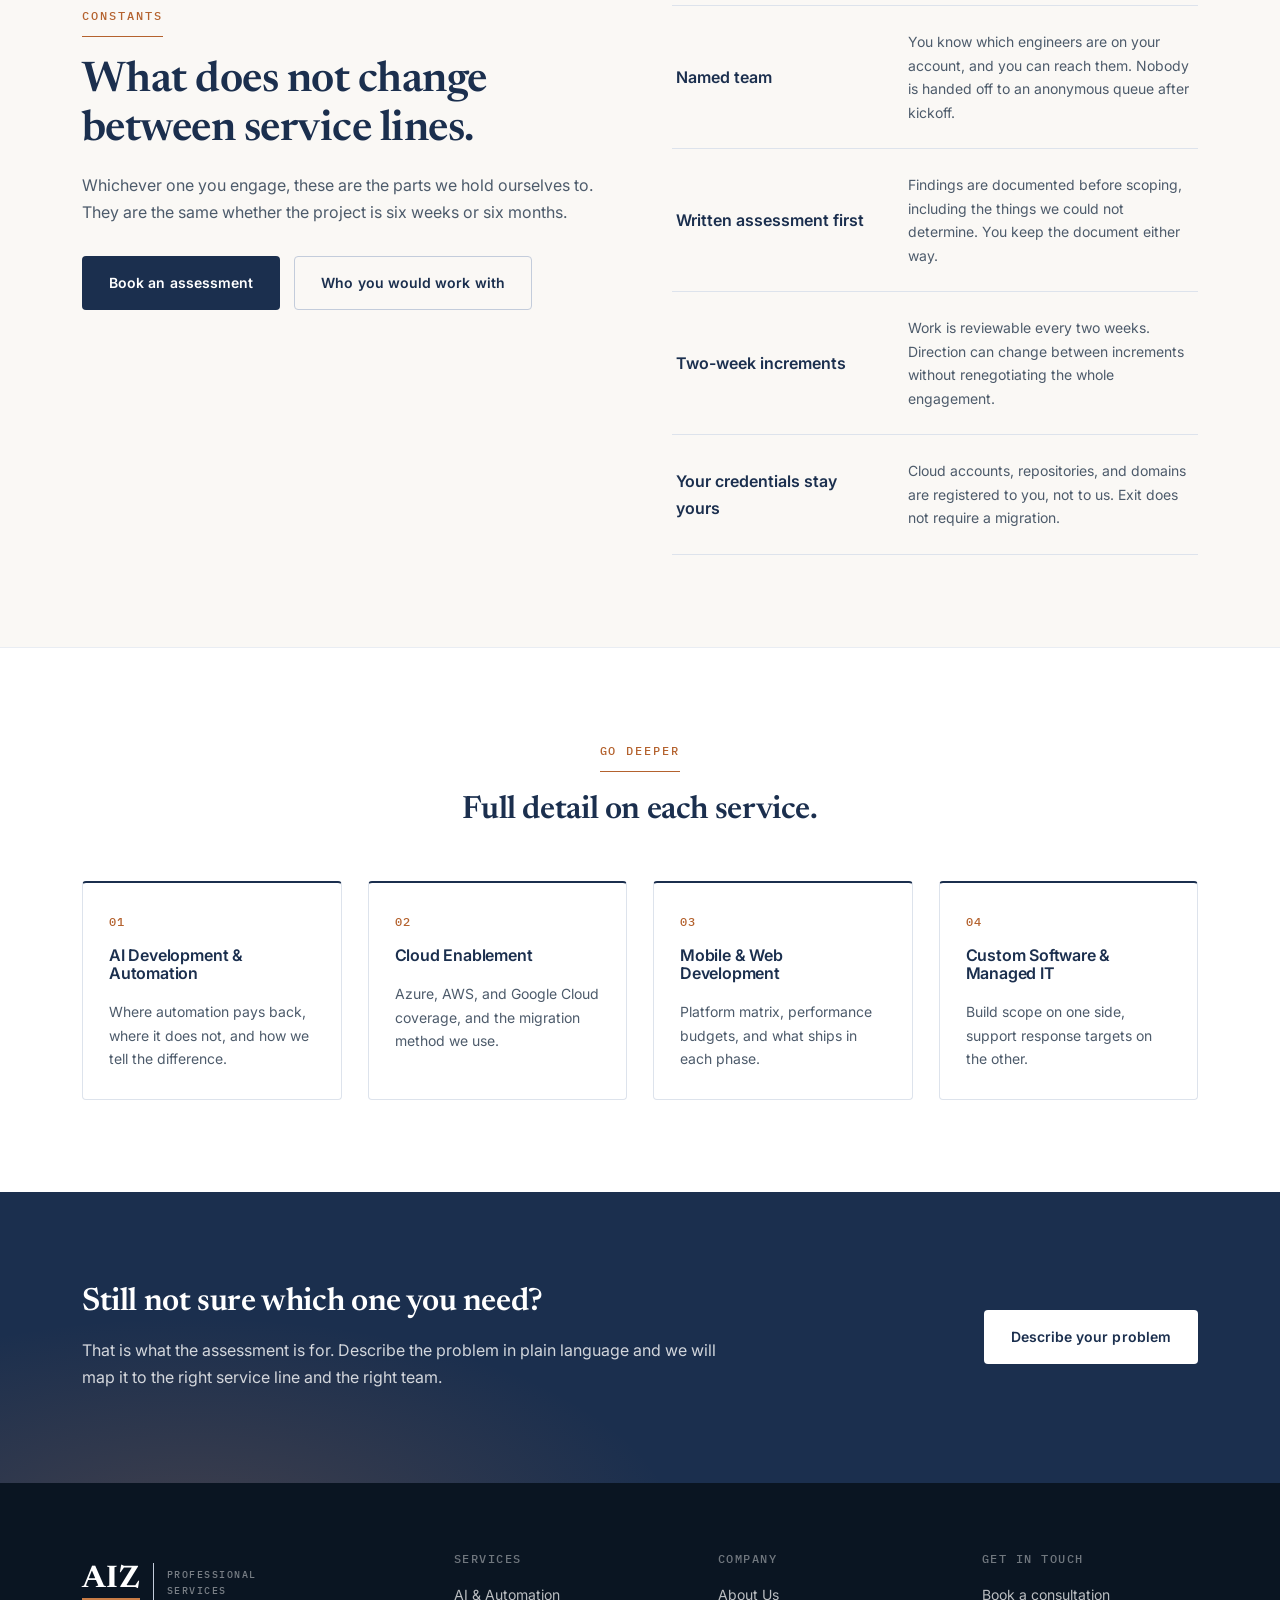
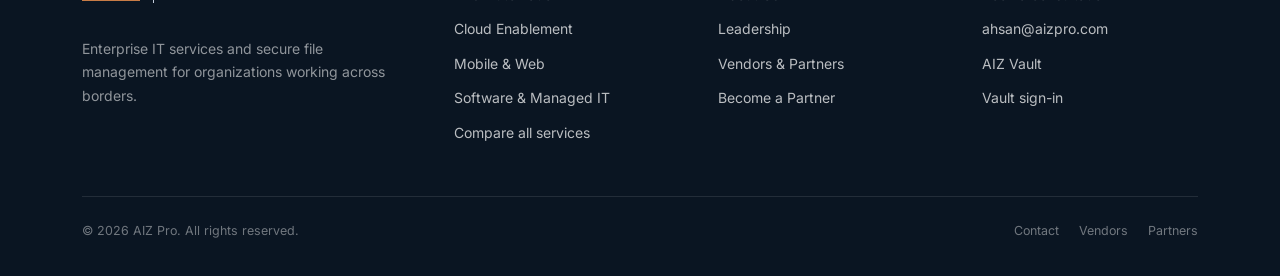
<file: it-services.html>
<!DOCTYPE html>
<html lang="en">
<head>
<meta charset="UTF-8">
<meta name="viewport" content="width=device-width, initial-scale=1.0">
<title>IT Services — Compare All Four | AIZ Pro</title>
<meta name="description" content="Four IT service lines from AIZ Pro: AI development and automation, cloud enablement, mobile and web development, and custom software with managed IT. Compare scope, timelines, and fit.">
<meta property="og:type" content="website">
<meta property="og:title" content="IT Services — Compare All Four | AIZ Pro">
<meta property="og:description" content="Compare AIZ Pro's four IT service lines by scope, typical timeline, and who each one suits.">
<meta property="og:url" content="https://aizpro.com/it-services.html">
<meta property="og:image" content="https://aizpro.com/images/aiz-logo-social.jpg">
<meta name="twitter:card" content="summary">
<meta name="twitter:title" content="IT Services — Compare All Four | AIZ Pro">
<meta name="twitter:description" content="Compare AIZ Pro's four IT service lines by scope, typical timeline, and who each one suits.">
<link rel="canonical" href="https://aizpro.com/it-services.html">
<link rel="icon" type="image/svg+xml" href="images/favicon.svg">
<link rel="preconnect" href="https://fonts.googleapis.com">
<link rel="preconnect" href="https://fonts.gstatic.com" crossorigin>
<link rel="stylesheet" href="https://fonts.googleapis.com/css2?family=Inter:wght@400;500;600;700&family=Newsreader:opsz,wght@6..72,400;6..72,500;6..72,600;6..72,700&family=IBM+Plex+Mono:wght@400;500&display=swap">
<link rel="stylesheet" href="css/style.css">
</head>
<body>
<a class="skip-link" href="#main">Skip to content</a>
<header class="site-header">
  <nav class="nav-wrap" aria-label="Primary">
    <a href="index.html" class="logo" aria-label="AIZ Professional Services &#8212; Home">
      <span class="logo-mark">AIZ</span>
      <span class="logo-rule"></span>
      <span class="logo-text"><span>Professional</span><span>Services</span></span>
    </a>
    <ul class="nav-links" id="primary-nav">
      <li><a href="index.html">Home</a></li>
      <li><a href="about.html">About</a></li>
      <li class="has-dropdown">
        <a href="products.html" aria-expanded="false">AIZ Vault <span class="caret" aria-hidden="true">&#9662;</span></a>
        <ul class="dropdown">
          <li><a href="products.html">Overview</a></li>
        </ul>
      </li>
      <li class="has-dropdown">
        <a href="it-services.html" aria-current="page" aria-expanded="false">IT Services <span class="caret" aria-hidden="true">&#9662;</span></a>
        <div class="dropdown mega">
          <div class="mega-grid">
            <a href="ai-development-automation.html">
              <span class="mega-title">AI Development &amp; Automation</span>
              <span class="mega-desc">Document processing, workflow automation, and models trained on your own data.</span>
            </a>
            <a href="cloud-enablement.html">
              <span class="mega-title">Cloud Enablement</span>
              <span class="mega-desc">Assessment, migration, and ongoing management across Azure, AWS, and Google Cloud.</span>
            </a>
            <a href="mobile-web-development.html">
              <span class="mega-title">Mobile &amp; Web Development</span>
              <span class="mega-desc">iOS, Android, and web builds with accessibility and performance budgets set up front.</span>
            </a>
            <a href="custom-software-managed-it.html">
              <span class="mega-title">Custom Software &amp; Managed IT</span>
              <span class="mega-desc">Line-of-business systems, plus a service desk with published response targets.</span>
            </a>
            <div class="mega-foot">
              <p>Not sure which fits? Compare all four side by side.</p>
              <a class="btn btn-secondary" href="it-services.html">Compare services</a>
            </div>
          </div>
        </div>
      </li>
      <li><a href="vendors.html">Vendors</a></li>
      <li><a href="become-a-partner.html">Partner</a></li>
    </ul>
    <div class="nav-cta">
      <a class="btn btn-primary" href="contact.html">Book a consultation</a>
      <button class="nav-toggle" aria-label="Toggle menu" aria-controls="primary-nav" aria-expanded="false">
        <span></span><span></span><span></span>
      </button>
    </div>
  </nav>
</header>

<main id="main">
  <nav class="breadcrumb" aria-label="Breadcrumb">
    <div class="container">
      <ol>
      <li><a href="index.html">Home</a></li>
      <li aria-current="page">IT Services</li>
      </ol>
    </div>
  </nav>

  <section class="page-hero">
    <div class="container">
      <div class="page-hero-body">
        <span class="eyebrow">IT Services</span>
        <h1>Four service lines. Pick the one that matches your problem.</h1>
        <p>Most firms describe their services in language that makes them impossible to tell apart. Here is the actual difference between ours &#8212; what each one covers, roughly how long it takes, and who it is for.</p>
      </div>
    </div>
  </section>

  <!-- The routing table: the whole point of this page -->
  <section>
    <div class="container">
      <div class="section-header">
        <span class="eyebrow">Compare</span>
        <h2>Side by side.</h2>
        <p>Timelines assume a mid-sized organization and are indicative, not contractual. We will give you a real range after the assessment.</p>
      </div>

      <div class="table-scroll" data-reveal>
        <table class="spec-table">
          <caption>AIZ Pro service lines &#8212; scope and fit</caption>
          <thead>
            <tr>
              <th scope="col">Service</th>
              <th scope="col">What you actually get</th>
              <th scope="col">Typical first phase</th>
              <th scope="col">Choose it when</th>
            </tr>
          </thead>
          <tbody>
            <tr>
              <th scope="row"><a href="ai-development-automation.html">AI Development &amp; Automation</a></th>
              <td>Document extraction, workflow automation, and models fitted to your own data and vocabulary.</td>
              <td>6&#8211;12 weeks</td>
              <td>People are re-keying data between systems, or reading documents a machine could read.</td>
            </tr>
            <tr>
              <th scope="row"><a href="cloud-enablement.html">Cloud Enablement</a></th>
              <td>Estate assessment, migration planning and execution, and ongoing cloud operations.</td>
              <td>8&#8211;16 weeks</td>
              <td>On-premises hardware is aging, or your DR plan is a spreadsheet nobody has tested.</td>
            </tr>
            <tr>
              <th scope="row"><a href="mobile-web-development.html">Mobile &amp; Web Development</a></th>
              <td>iOS, Android, and web applications, with performance and accessibility budgets agreed before build.</td>
              <td>10&#8211;20 weeks</td>
              <td>You need something customer-facing, and off-the-shelf will not carry your workflow.</td>
            </tr>
            <tr>
              <th scope="row"><a href="custom-software-managed-it.html">Custom Software &amp; Managed IT</a></th>
              <td>Line-of-business systems built to your process, plus a service desk with published response targets.</td>
              <td>Software 12&#8211;24 weeks &middot; Support from day one</td>
              <td>Your process does not fit any product on the market, and someone has to keep it running afterwards.</td>
            </tr>
          </tbody>
        </table>
      </div>

      <div class="notice">
        <p><strong>Not sure?</strong> Most engagements start in one column and end up crossing two. That is normal &#8212; the assessment exists precisely so you are not guessing at this stage.</p>
      </div>
    </div>
  </section>

  <!-- What is constant across all four -->
  <section class="section-alt">
    <div class="container">
      <div class="split align-start">
        <div>
          <span class="eyebrow">Constants</span>
          <h2 class="h-lg">What does not change between service lines.</h2>
          <p>Whichever one you engage, these are the parts we hold ourselves to. They are the same whether the project is six weeks or six months.</p>
          <div class="btn-row">
            <a class="btn btn-primary" href="contact.html">Book an assessment</a>
            <a class="btn btn-secondary" href="about.html">Who you would work with</a>
          </div>
        </div>
        <dl class="def-list" data-reveal>
          <div>
            <dt>Named team</dt>
            <dd>You know which engineers are on your account, and you can reach them. Nobody is handed off to an anonymous queue after kickoff.</dd>
          </div>
          <div>
            <dt>Written assessment first</dt>
            <dd>Findings are documented before scoping, including the things we could not determine. You keep the document either way.</dd>
          </div>
          <div>
            <dt>Two-week increments</dt>
            <dd>Work is reviewable every two weeks. Direction can change between increments without renegotiating the whole engagement.</dd>
          </div>
          <div>
            <dt>Your credentials stay yours</dt>
            <dd>Cloud accounts, repositories, and domains are registered to you, not to us. Exit does not require a migration.</dd>
          </div>
        </dl>
      </div>
    </div>
  </section>

  <!-- Detail links -->
  <section>
    <div class="container">
      <div class="section-header centered">
        <span class="eyebrow">Go deeper</span>
        <h2>Full detail on each service.</h2>
      </div>
      <div class="grid-4">
        <a class="card card-num" href="ai-development-automation.html" data-reveal>
          <span class="idx">01</span>
          <h3>AI Development &amp; Automation</h3>
          <p>Where automation pays back, where it does not, and how we tell the difference.</p>
        </a>
        <a class="card card-num" href="cloud-enablement.html" data-reveal data-delay="1">
          <span class="idx">02</span>
          <h3>Cloud Enablement</h3>
          <p>Azure, AWS, and Google Cloud coverage, and the migration method we use.</p>
        </a>
        <a class="card card-num" href="mobile-web-development.html" data-reveal data-delay="2">
          <span class="idx">03</span>
          <h3>Mobile &amp; Web Development</h3>
          <p>Platform matrix, performance budgets, and what ships in each phase.</p>
        </a>
        <a class="card card-num" href="custom-software-managed-it.html" data-reveal data-delay="3">
          <span class="idx">04</span>
          <h3>Custom Software &amp; Managed IT</h3>
          <p>Build scope on one side, support response targets on the other.</p>
        </a>
      </div>
    </div>
  </section>

  <section class="cta-band">
    <div class="container on-dark">
      <div class="cta-inner">
        <div>
          <h2>Still not sure which one you need?</h2>
          <p>That is what the assessment is for. Describe the problem in plain language and we will map it to the right service line and the right team.</p>
        </div>
        <div class="btn-row">
          <a class="btn btn-primary" href="contact.html">Describe your problem</a>
        </div>
      </div>
    </div>
  </section>

</main>

<footer class="site-footer">
  <div class="container">
    <div class="footer-top">
      <div class="footer-brand">
        <span class="logo" aria-hidden="true">
          <span class="logo-mark">AIZ</span>
          <span class="logo-rule"></span>
          <span class="logo-text"><span>Professional</span><span>Services</span></span>
        </span>
        <p class="footer-blurb">Enterprise IT services and secure file management for organizations working across borders.</p>
      </div>
      <div class="footer-col">
        <h2>Services</h2>
        <ul>
          <li><a href="ai-development-automation.html">AI &amp; Automation</a></li>
          <li><a href="cloud-enablement.html">Cloud Enablement</a></li>
          <li><a href="mobile-web-development.html">Mobile &amp; Web</a></li>
          <li><a href="custom-software-managed-it.html">Software &amp; Managed IT</a></li>
          <li><a href="it-services.html">Compare all services</a></li>
        </ul>
      </div>
      <div class="footer-col">
        <h2>Company</h2>
        <ul>
          <li><a href="about.html">About Us</a></li>
          <li><a href="about.html#leadership">Leadership</a></li>
          <li><a href="vendors.html">Vendors &amp; Partners</a></li>
          <li><a href="become-a-partner.html">Become a Partner</a></li>
        </ul>
      </div>
      <div class="footer-col">
        <h2>Get in touch</h2>
        <ul>
          <li><a href="contact.html">Book a consultation</a></li>
          <li><a href="mailto:ahsan@aizpro.com">ahsan@aizpro.com</a></li>
          <li><a href="products.html">AIZ Vault</a></li>
          <li><a href="https://portal.aizvault.com" target="_blank" rel="noopener">Vault sign-in</a></li>
        </ul>
      </div>
    </div>
    <div class="footer-bottom">
      <div>&#169; 2026 AIZ Pro. All rights reserved.</div>
      <ul>
        <li><a href="contact.html">Contact</a></li>
        <li><a href="vendors.html">Vendors</a></li>
        <li><a href="become-a-partner.html">Partners</a></li>
      </ul>
    </div>
  </div>
</footer>
<script src="js/main.js"></script>
</body>
</html>
</file>
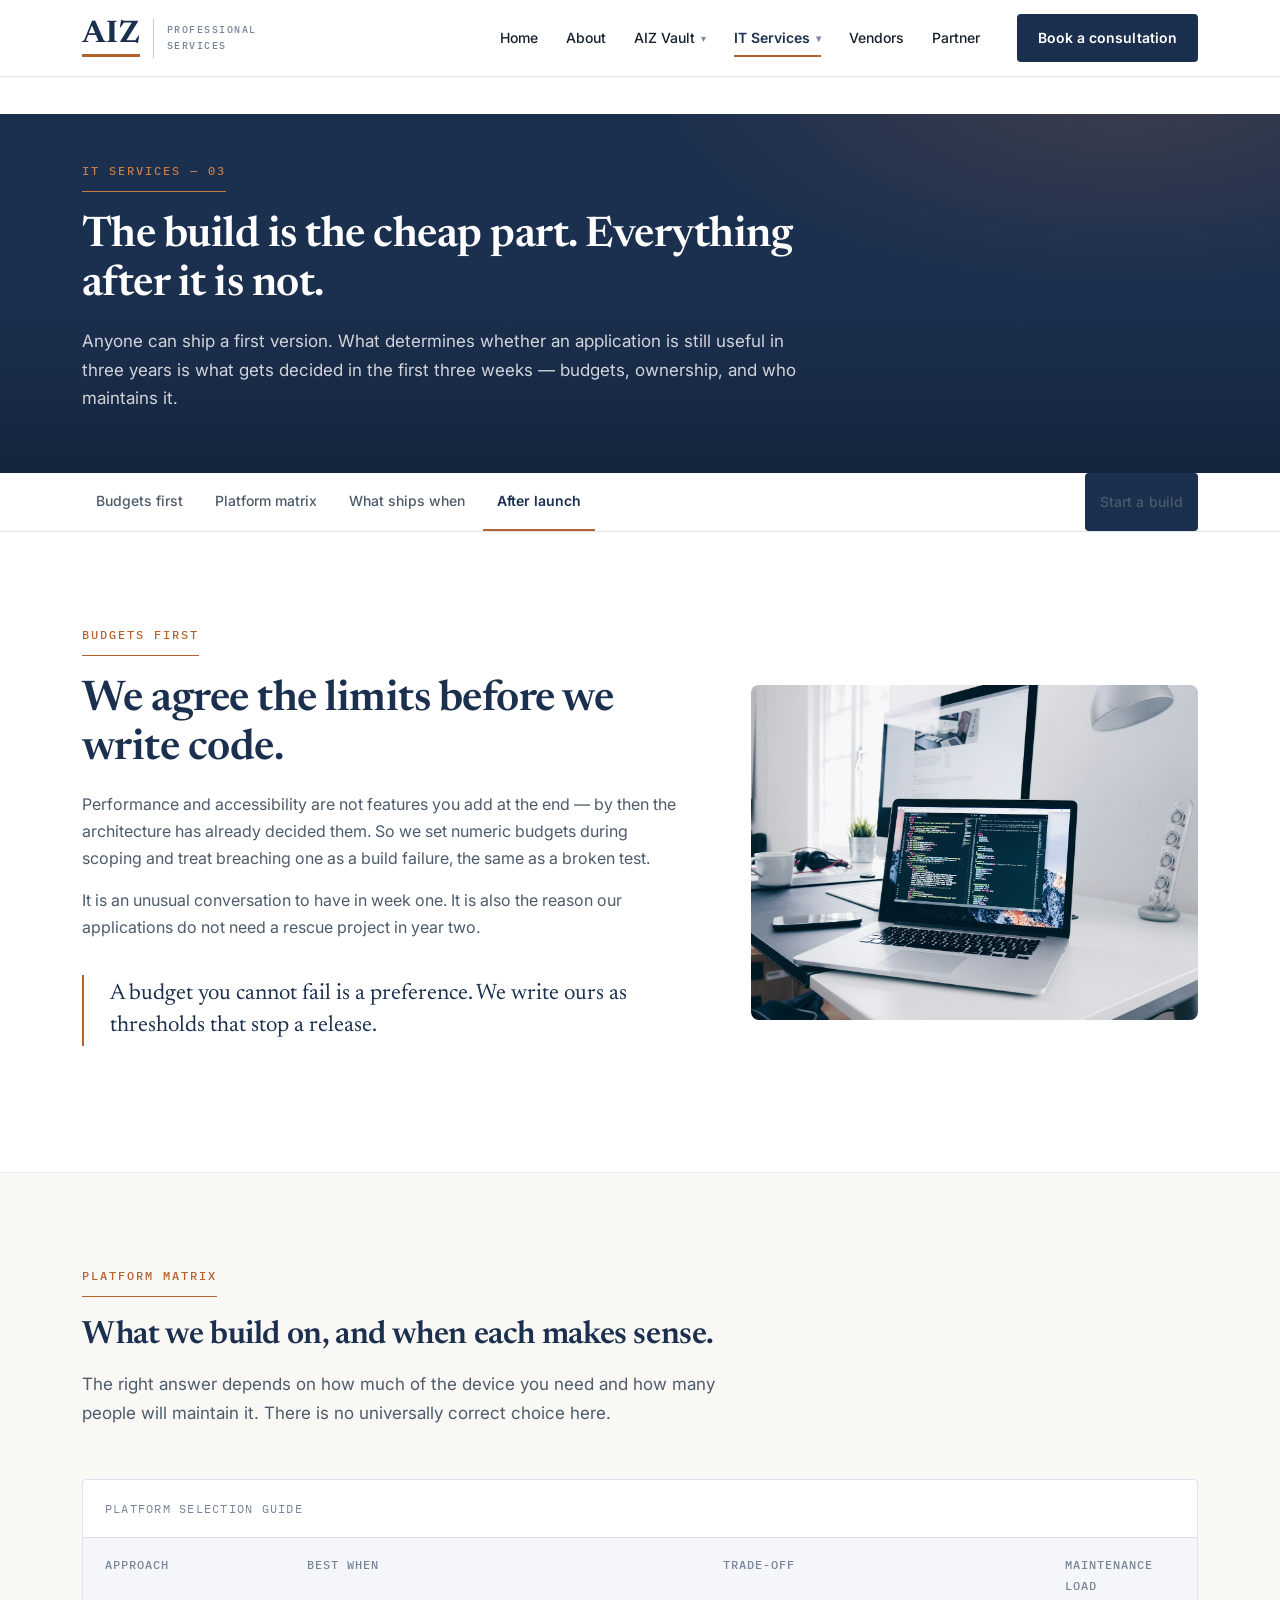
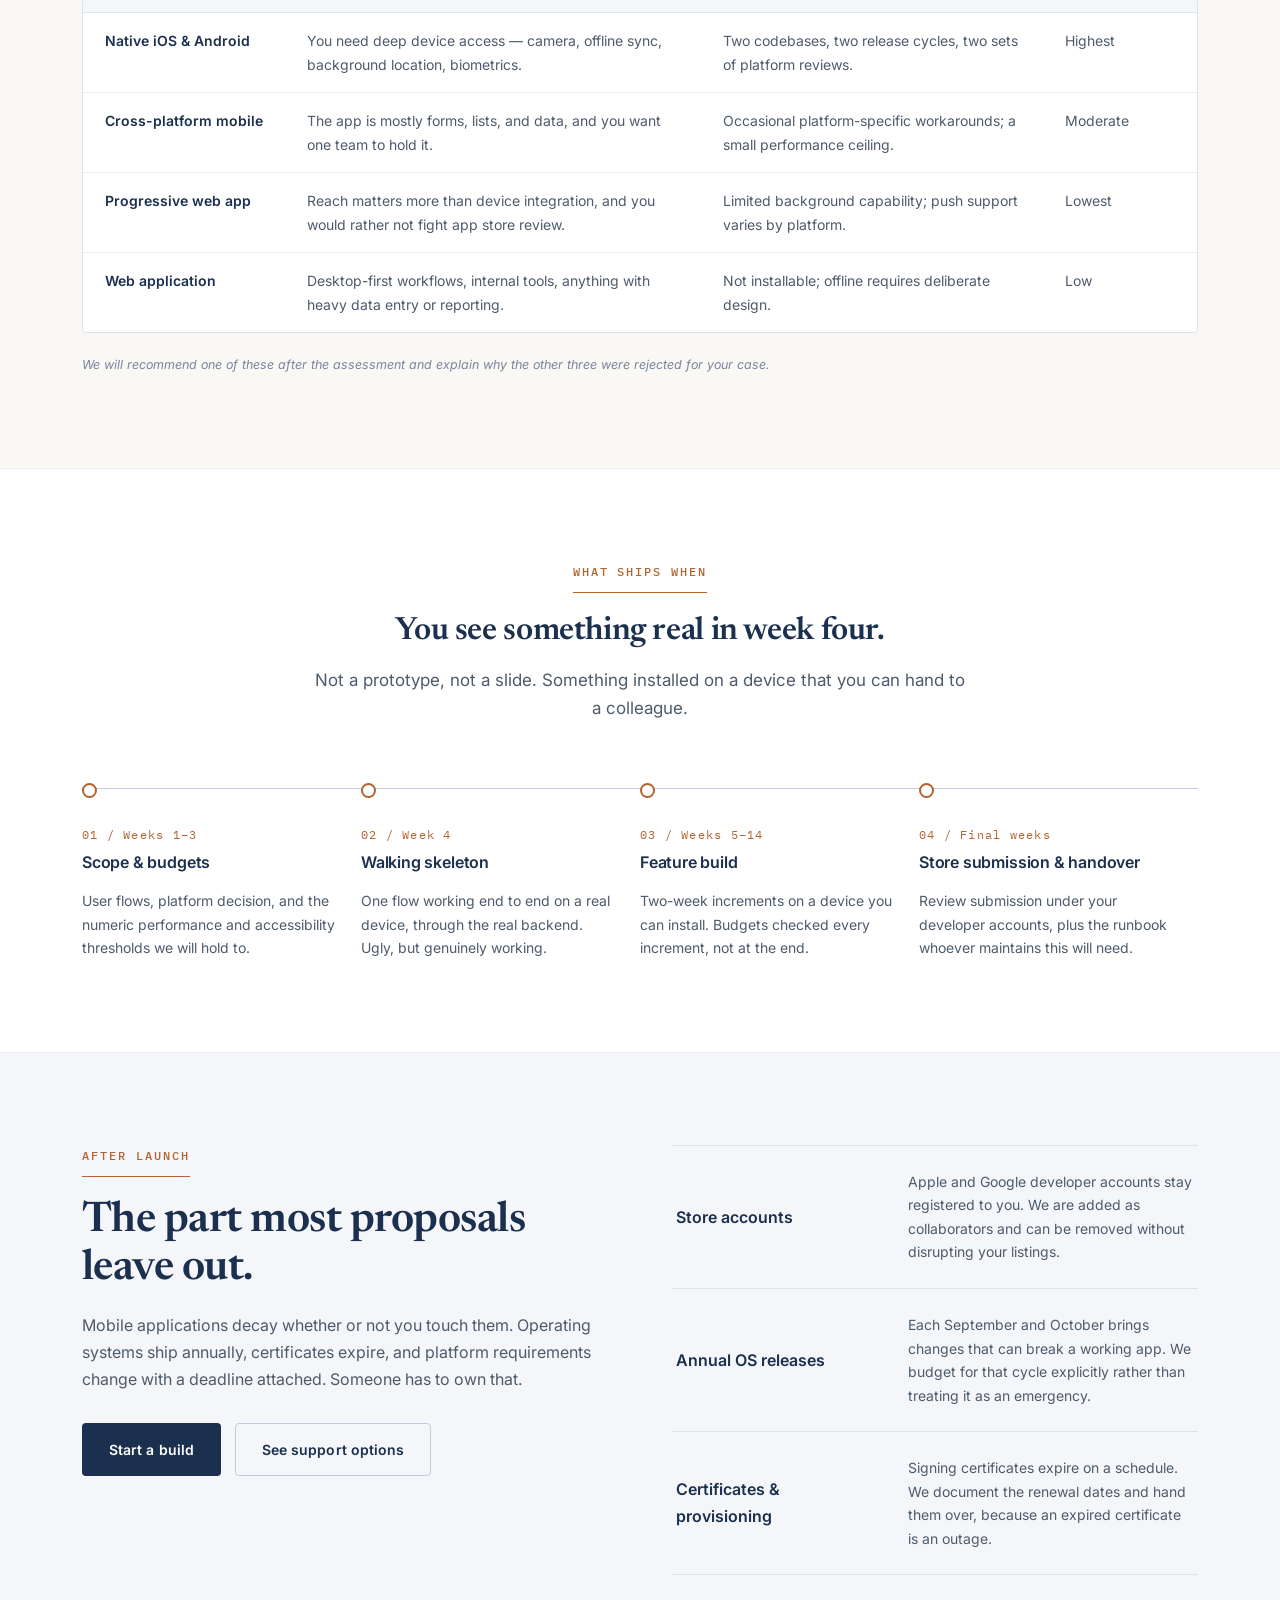
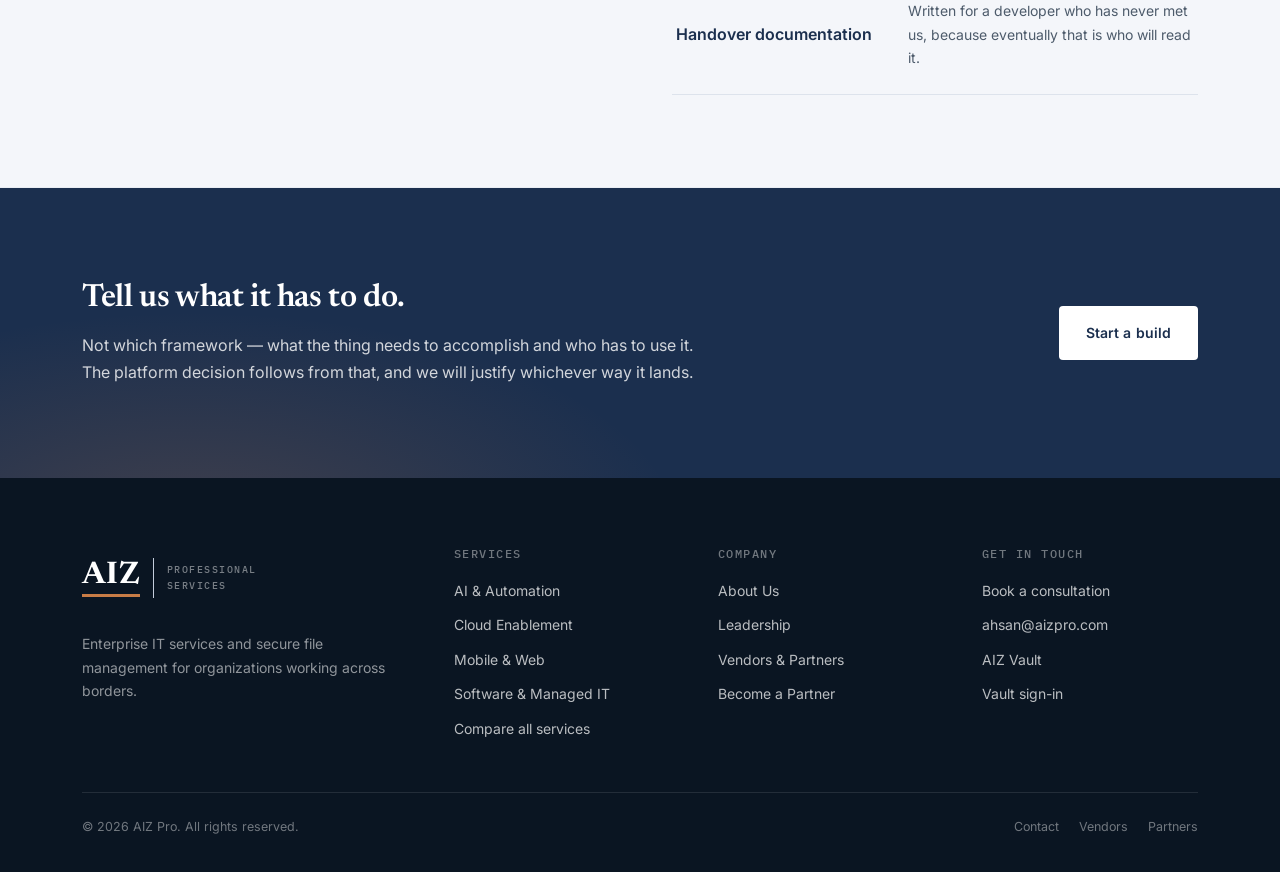
<file: mobile-web-development.html>
<!DOCTYPE html>
<html lang="en">
<head>
<meta charset="UTF-8">
<meta name="viewport" content="width=device-width, initial-scale=1.0">
<title>Mobile & Web Development | AIZ Pro</title>
<meta name="description" content="iOS, Android, and web application development with performance and accessibility budgets agreed before the build starts — and a plan for who maintains it after launch.">
<meta property="og:type" content="website">
<meta property="og:title" content="Mobile & Web Development | AIZ Pro">
<meta property="og:description" content="iOS, Android, and web builds with performance and accessibility budgets set before development starts.">
<meta property="og:url" content="https://aizpro.com/mobile-web-development.html">
<meta property="og:image" content="https://aizpro.com/images/aiz-logo-social.jpg">
<meta name="twitter:card" content="summary">
<meta name="twitter:title" content="Mobile & Web Development | AIZ Pro">
<meta name="twitter:description" content="iOS, Android, and web builds with performance and accessibility budgets set before development starts.">
<link rel="canonical" href="https://aizpro.com/mobile-web-development.html">
<link rel="icon" type="image/svg+xml" href="images/favicon.svg">
<link rel="preconnect" href="https://fonts.googleapis.com">
<link rel="preconnect" href="https://fonts.gstatic.com" crossorigin>
<link rel="stylesheet" href="https://fonts.googleapis.com/css2?family=Inter:wght@400;500;600;700&family=Newsreader:opsz,wght@6..72,400;6..72,500;6..72,600;6..72,700&family=IBM+Plex+Mono:wght@400;500&display=swap">
<link rel="stylesheet" href="css/style.css">
</head>
<body>
<a class="skip-link" href="#main">Skip to content</a>
<header class="site-header">
  <nav class="nav-wrap" aria-label="Primary">
    <a href="index.html" class="logo" aria-label="AIZ Professional Services &#8212; Home">
      <span class="logo-mark">AIZ</span>
      <span class="logo-rule"></span>
      <span class="logo-text"><span>Professional</span><span>Services</span></span>
    </a>
    <ul class="nav-links" id="primary-nav">
      <li><a href="index.html">Home</a></li>
      <li><a href="about.html">About</a></li>
      <li class="has-dropdown">
        <a href="products.html" aria-expanded="false">AIZ Vault <span class="caret" aria-hidden="true">&#9662;</span></a>
        <ul class="dropdown">
          <li><a href="products.html">Overview</a></li>
        </ul>
      </li>
      <li class="has-dropdown">
        <a href="it-services.html" aria-current="page" aria-expanded="false">IT Services <span class="caret" aria-hidden="true">&#9662;</span></a>
        <div class="dropdown mega">
          <div class="mega-grid">
            <a href="ai-development-automation.html">
              <span class="mega-title">AI Development &amp; Automation</span>
              <span class="mega-desc">Document processing, workflow automation, and models trained on your own data.</span>
            </a>
            <a href="cloud-enablement.html">
              <span class="mega-title">Cloud Enablement</span>
              <span class="mega-desc">Assessment, migration, and ongoing management across Azure, AWS, and Google Cloud.</span>
            </a>
            <a href="mobile-web-development.html">
              <span class="mega-title">Mobile &amp; Web Development</span>
              <span class="mega-desc">iOS, Android, and web builds with accessibility and performance budgets set up front.</span>
            </a>
            <a href="custom-software-managed-it.html">
              <span class="mega-title">Custom Software &amp; Managed IT</span>
              <span class="mega-desc">Line-of-business systems, plus a service desk with published response targets.</span>
            </a>
            <div class="mega-foot">
              <p>Not sure which fits? Compare all four side by side.</p>
              <a class="btn btn-secondary" href="it-services.html">Compare services</a>
            </div>
          </div>
        </div>
      </li>
      <li><a href="vendors.html">Vendors</a></li>
      <li><a href="become-a-partner.html">Partner</a></li>
    </ul>
    <div class="nav-cta">
      <a class="btn btn-primary" href="contact.html">Book a consultation</a>
      <button class="nav-toggle" aria-label="Toggle menu" aria-controls="primary-nav" aria-expanded="false">
        <span></span><span></span><span></span>
      </button>
    </div>
  </nav>
</header>

<main id="main">
  <nav class="breadcrumb" aria-label="Breadcrumb">
    <div class="container">
      <ol>
      <li><a href="index.html">Home</a></li>
      <li><a href="it-services.html">IT Services</a></li>
      <li aria-current="page">Mobile & Web Development</li>
      </ol>
    </div>
  </nav>

  <section class="page-hero">
    <div class="container">
      <div class="page-hero-body">
        <span class="eyebrow">IT Services &#8212; 03</span>
        <h1>The build is the cheap part. Everything after it is not.</h1>
        <p>Anyone can ship a first version. What determines whether an application is still useful in three years is what gets decided in the first three weeks &#8212; budgets, ownership, and who maintains it.</p>
      </div>
    </div>
  </section>

  <nav class="subnav" aria-label="On this page">
    <div class="subnav-inner">
      <a href="#budgets">Budgets first</a>
      <a href="#platforms">Platform matrix</a>
      <a href="#phases">What ships when</a>
      <a href="#after">After launch</a>
      <span class="subnav-cta"><a class="btn btn-primary" href="contact.html">Start a build</a></span>
    </div>
  </nav>

  <section id="budgets">
    <div class="container">
      <div class="split split-wide">
        <div>
          <span class="eyebrow">Budgets first</span>
          <h2 class="h-lg">We agree the limits before we write code.</h2>
          <p>Performance and accessibility are not features you add at the end &#8212; by then the architecture has already decided them. So we set numeric budgets during scoping and treat breaching one as a build failure, the same as a broken test.</p>
          <p>It is an unusual conversation to have in week one. It is also the reason our applications do not need a rescue project in year two.</p>
          <div class="callout">
            <p>A budget you cannot fail is a preference. We write ours as thresholds that stop a release.</p>
          </div>
        </div>
        <div>
          <div class="photo-frame">
            <img src="images/service-mobileweb.jpg" alt="Designers and developers reviewing mobile screens" width="800" height="600" decoding="async">
          </div>
        </div>
      </div>
    </div>
  </section>

  <section id="platforms" class="section-alt">
    <div class="container">
      <div class="section-header">
        <span class="eyebrow">Platform matrix</span>
        <h2>What we build on, and when each makes sense.</h2>
        <p>The right answer depends on how much of the device you need and how many people will maintain it. There is no universally correct choice here.</p>
      </div>
      <div class="table-scroll" data-reveal>
        <table class="spec-table">
          <caption>Platform selection guide</caption>
          <thead>
            <tr>
              <th scope="col">Approach</th>
              <th scope="col">Best when</th>
              <th scope="col">Trade-off</th>
              <th scope="col">Maintenance load</th>
            </tr>
          </thead>
          <tbody>
            <tr>
              <th scope="row">Native iOS &amp; Android</th>
              <td>You need deep device access &#8212; camera, offline sync, background location, biometrics.</td>
              <td>Two codebases, two release cycles, two sets of platform reviews.</td>
              <td>Highest</td>
            </tr>
            <tr>
              <th scope="row">Cross-platform mobile</th>
              <td>The app is mostly forms, lists, and data, and you want one team to hold it.</td>
              <td>Occasional platform-specific workarounds; a small performance ceiling.</td>
              <td>Moderate</td>
            </tr>
            <tr>
              <th scope="row">Progressive web app</th>
              <td>Reach matters more than device integration, and you would rather not fight app store review.</td>
              <td>Limited background capability; push support varies by platform.</td>
              <td>Lowest</td>
            </tr>
            <tr>
              <th scope="row">Web application</th>
              <td>Desktop-first workflows, internal tools, anything with heavy data entry or reporting.</td>
              <td>Not installable; offline requires deliberate design.</td>
              <td>Low</td>
            </tr>
          </tbody>
        </table>
      </div>
      <p class="stat-note">We will recommend one of these after the assessment and explain why the other three were rejected for your case.</p>
    </div>
  </section>

  <section id="phases">
    <div class="container">
      <div class="section-header centered">
        <span class="eyebrow">What ships when</span>
        <h2>You see something real in week four.</h2>
        <p>Not a prototype, not a slide. Something installed on a device that you can hand to a colleague.</p>
      </div>
      <div class="timeline" data-reveal>
        <div class="tl-step">
          <span class="tl-idx">01 / Weeks 1&#8211;3</span>
          <h3>Scope &amp; budgets</h3>
          <p>User flows, platform decision, and the numeric performance and accessibility thresholds we will hold to.</p>
        </div>
        <div class="tl-step">
          <span class="tl-idx">02 / Week 4</span>
          <h3>Walking skeleton</h3>
          <p>One flow working end to end on a real device, through the real backend. Ugly, but genuinely working.</p>
        </div>
        <div class="tl-step">
          <span class="tl-idx">03 / Weeks 5&#8211;14</span>
          <h3>Feature build</h3>
          <p>Two-week increments on a device you can install. Budgets checked every increment, not at the end.</p>
        </div>
        <div class="tl-step">
          <span class="tl-idx">04 / Final weeks</span>
          <h3>Store submission &amp; handover</h3>
          <p>Review submission under your developer accounts, plus the runbook whoever maintains this will need.</p>
        </div>
      </div>
    </div>
  </section>

  <section id="after" class="section-cool">
    <div class="container">
      <div class="split align-start">
        <div>
          <span class="eyebrow">After launch</span>
          <h2 class="h-lg">The part most proposals leave out.</h2>
          <p>Mobile applications decay whether or not you touch them. Operating systems ship annually, certificates expire, and platform requirements change with a deadline attached. Someone has to own that.</p>
          <div class="btn-row">
            <a class="btn btn-primary" href="contact.html?interest=it-services">Start a build</a>
            <a class="btn btn-secondary" href="custom-software-managed-it.html">See support options</a>
          </div>
        </div>
        <dl class="def-list" data-reveal>
          <div>
            <dt>Store accounts</dt>
            <dd>Apple and Google developer accounts stay registered to you. We are added as collaborators and can be removed without disrupting your listings.</dd>
          </div>
          <div>
            <dt>Annual OS releases</dt>
            <dd>Each September and October brings changes that can break a working app. We budget for that cycle explicitly rather than treating it as an emergency.</dd>
          </div>
          <div>
            <dt>Certificates &amp; provisioning</dt>
            <dd>Signing certificates expire on a schedule. We document the renewal dates and hand them over, because an expired certificate is an outage.</dd>
          </div>
          <div>
            <dt>Handover documentation</dt>
            <dd>Written for a developer who has never met us, because eventually that is who will read it.</dd>
          </div>
        </dl>
      </div>
    </div>
  </section>

  <section class="cta-band">
    <div class="container on-dark">
      <div class="cta-inner">
        <div>
          <h2>Tell us what it has to do.</h2>
          <p>Not which framework &#8212; what the thing needs to accomplish and who has to use it. The platform decision follows from that, and we will justify whichever way it lands.</p>
        </div>
        <div class="btn-row">
          <a class="btn btn-primary" href="contact.html?interest=it-services">Start a build</a>
        </div>
      </div>
    </div>
  </section>

</main>

<footer class="site-footer">
  <div class="container">
    <div class="footer-top">
      <div class="footer-brand">
        <span class="logo" aria-hidden="true">
          <span class="logo-mark">AIZ</span>
          <span class="logo-rule"></span>
          <span class="logo-text"><span>Professional</span><span>Services</span></span>
        </span>
        <p class="footer-blurb">Enterprise IT services and secure file management for organizations working across borders.</p>
      </div>
      <div class="footer-col">
        <h2>Services</h2>
        <ul>
          <li><a href="ai-development-automation.html">AI &amp; Automation</a></li>
          <li><a href="cloud-enablement.html">Cloud Enablement</a></li>
          <li><a href="mobile-web-development.html">Mobile &amp; Web</a></li>
          <li><a href="custom-software-managed-it.html">Software &amp; Managed IT</a></li>
          <li><a href="it-services.html">Compare all services</a></li>
        </ul>
      </div>
      <div class="footer-col">
        <h2>Company</h2>
        <ul>
          <li><a href="about.html">About Us</a></li>
          <li><a href="about.html#leadership">Leadership</a></li>
          <li><a href="vendors.html">Vendors &amp; Partners</a></li>
          <li><a href="become-a-partner.html">Become a Partner</a></li>
        </ul>
      </div>
      <div class="footer-col">
        <h2>Get in touch</h2>
        <ul>
          <li><a href="contact.html">Book a consultation</a></li>
          <li><a href="mailto:ahsan@aizpro.com">ahsan@aizpro.com</a></li>
          <li><a href="products.html">AIZ Vault</a></li>
          <li><a href="https://portal.aizvault.com" target="_blank" rel="noopener">Vault sign-in</a></li>
        </ul>
      </div>
    </div>
    <div class="footer-bottom">
      <div>&#169; 2026 AIZ Pro. All rights reserved.</div>
      <ul>
        <li><a href="contact.html">Contact</a></li>
        <li><a href="vendors.html">Vendors</a></li>
        <li><a href="become-a-partner.html">Partners</a></li>
      </ul>
    </div>
  </div>
</footer>
<script src="js/main.js"></script>
</body>
</html>
</file>
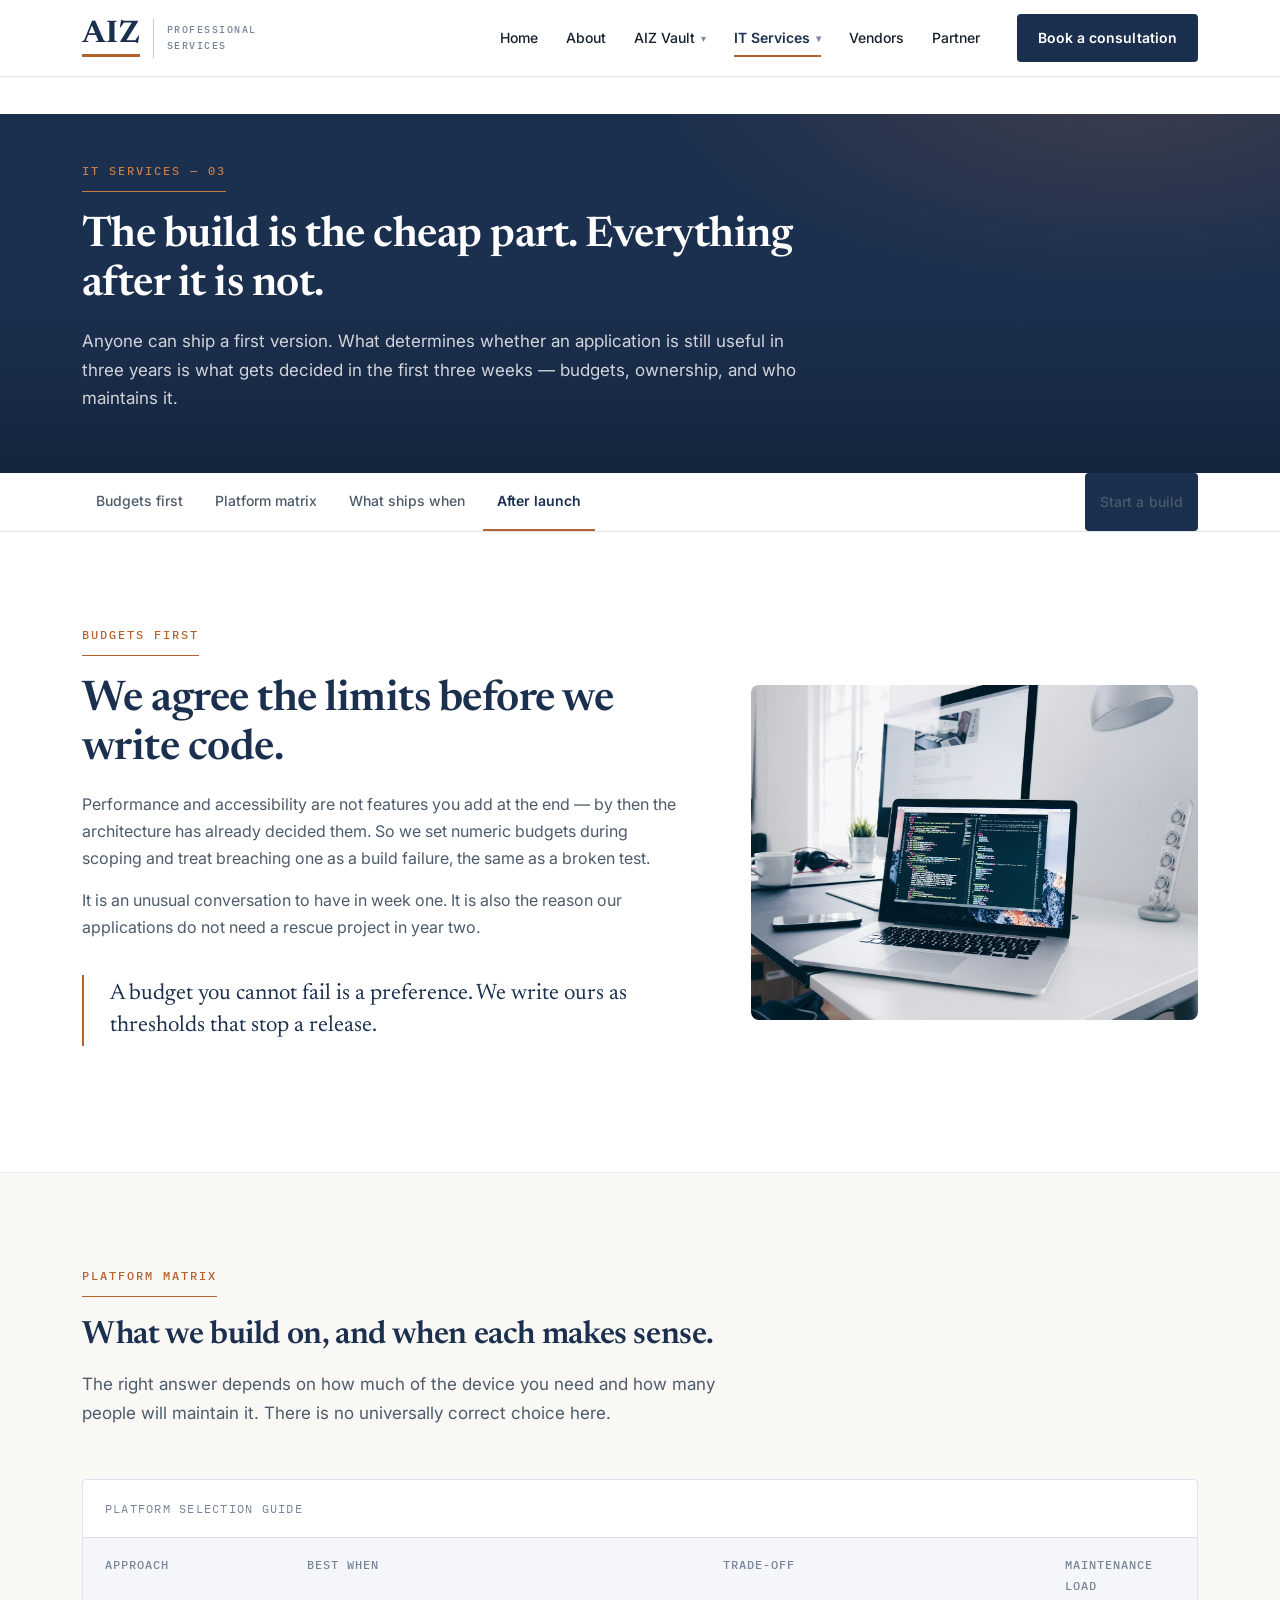
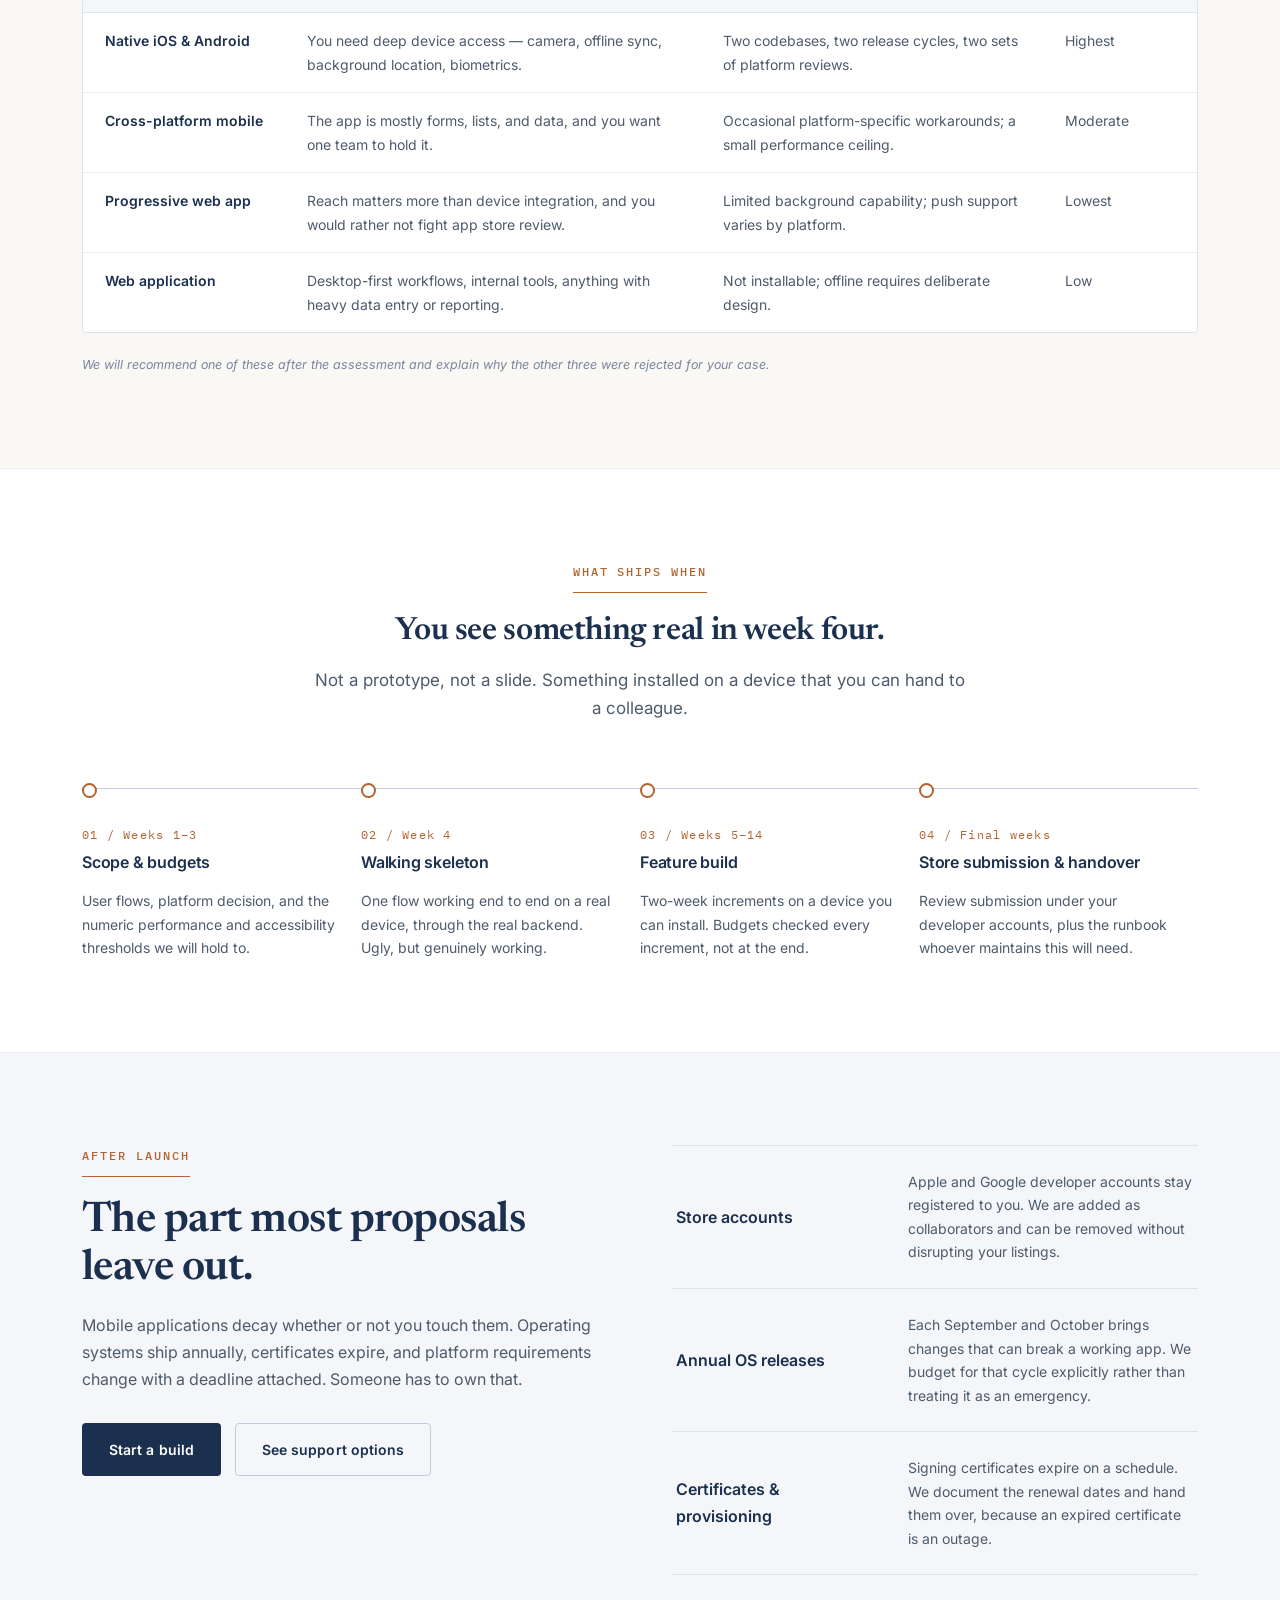
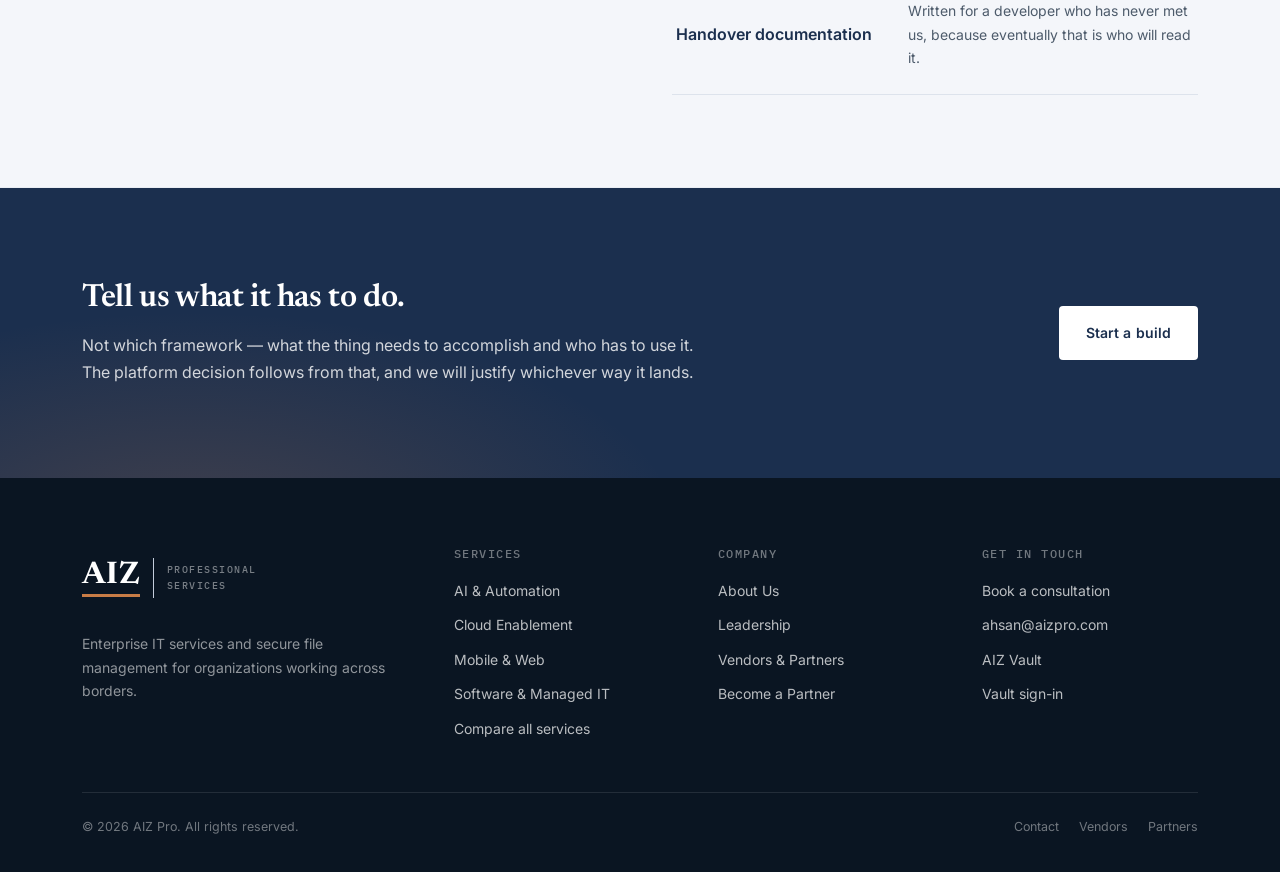
<file: mobile-web.html>
<!DOCTYPE html>
<html lang="en">
<head>
<meta charset="UTF-8">
<meta name="viewport" content="width=device-width, initial-scale=1.0">
<title>Mobile & Web Development | AIZ Pro</title>
<meta name="description" content="iOS, Android, and web application development with performance and accessibility budgets agreed before the build starts — and a plan for who maintains it after launch.">
<meta property="og:type" content="website">
<meta property="og:title" content="Mobile & Web Development | AIZ Pro">
<meta property="og:description" content="iOS, Android, and web builds with performance and accessibility budgets set before development starts.">
<meta property="og:url" content="https://aizpro.com/mobile-web">
<meta property="og:image" content="https://aizpro.com/images/aiz-logo-social.jpg">
<meta name="twitter:card" content="summary">
<meta name="twitter:title" content="Mobile & Web Development | AIZ Pro">
<meta name="twitter:description" content="iOS, Android, and web builds with performance and accessibility budgets set before development starts.">
<link rel="canonical" href="https://aizpro.com/mobile-web">
<link rel="icon" type="image/svg+xml" href="images/favicon.svg">
<link rel="preconnect" href="https://fonts.googleapis.com">
<link rel="preconnect" href="https://fonts.gstatic.com" crossorigin>
<link rel="stylesheet" href="https://fonts.googleapis.com/css2?family=Inter:wght@400;500;600;700&family=Newsreader:opsz,wght@6..72,400;6..72,500;6..72,600;6..72,700&family=IBM+Plex+Mono:wght@400;500&display=swap">
<link rel="stylesheet" href="css/style.css">
</head>
<body>
<a class="skip-link" href="#main">Skip to content</a>
<header class="site-header">
  <nav class="nav-wrap" aria-label="Primary">
    <a href="index.html" class="logo" aria-label="AIZ Professional Services &#8212; Home">
      <span class="logo-mark">AIZ</span>
      <span class="logo-rule"></span>
      <span class="logo-text"><span>Professional</span><span>Services</span></span>
    </a>
    <ul class="nav-links" id="primary-nav">
      <li><a href="index.html">Home</a></li>
      <li><a href="about">About</a></li>
      <li class="has-dropdown">
        <a href="vault" aria-expanded="false">AIZ Vault <span class="caret" aria-hidden="true">&#9662;</span></a>
        <ul class="dropdown">
          <li><a href="vault">Overview</a></li>
        </ul>
      </li>
      <li class="has-dropdown">
        <a href="services" aria-current="page" aria-expanded="false">IT Services <span class="caret" aria-hidden="true">&#9662;</span></a>
        <div class="dropdown mega">
          <div class="mega-grid">
            <a href="ai">
              <span class="mega-title">AI Development &amp; Automation</span>
              <span class="mega-desc">Document processing, workflow automation, and models trained on your own data.</span>
            </a>
            <a href="cloud">
              <span class="mega-title">Cloud Enablement</span>
              <span class="mega-desc">Assessment, migration, and ongoing management across Azure, AWS, and Google Cloud.</span>
            </a>
            <a href="mobile-web">
              <span class="mega-title">Mobile &amp; Web Development</span>
              <span class="mega-desc">iOS, Android, and web builds with accessibility and performance budgets set up front.</span>
            </a>
            <a href="software">
              <span class="mega-title">Custom Software &amp; Managed IT</span>
              <span class="mega-desc">Line-of-business systems, plus a service desk with published response targets.</span>
            </a>
            <div class="mega-foot">
              <p>Not sure which fits? Compare all four side by side.</p>
              <a class="btn btn-secondary" href="services">Compare services</a>
            </div>
          </div>
        </div>
      </li>
      <li><a href="vendors">Vendors</a></li>
      <li><a href="partner">Partner</a></li>
    </ul>
    <div class="nav-cta">
      <a class="btn btn-primary" href="contact">Book a consultation</a>
      <button class="nav-toggle" aria-label="Toggle menu" aria-controls="primary-nav" aria-expanded="false">
        <span></span><span></span><span></span>
      </button>
    </div>
  </nav>
</header>

<main id="main">
  <nav class="breadcrumb" aria-label="Breadcrumb">
    <div class="container">
      <ol>
      <li><a href="index.html">Home</a></li>
      <li><a href="services">IT Services</a></li>
      <li aria-current="page">Mobile & Web Development</li>
      </ol>
    </div>
  </nav>

  <section class="page-hero">
    <div class="container">
      <div class="page-hero-body">
        <span class="eyebrow">IT Services &#8212; 03</span>
        <h1>The build is the cheap part. Everything after it is not.</h1>
        <p>Anyone can ship a first version. What determines whether an application is still useful in three years is what gets decided in the first three weeks &#8212; budgets, ownership, and who maintains it.</p>
      </div>
    </div>
  </section>

  <nav class="subnav" aria-label="On this page">
    <div class="subnav-inner">
      <a href="#budgets">Budgets first</a>
      <a href="#platforms">Platform matrix</a>
      <a href="#phases">What ships when</a>
      <a href="#after">After launch</a>
      <span class="subnav-cta"><a class="btn btn-primary" href="contact">Start a build</a></span>
    </div>
  </nav>

  <section id="budgets">
    <div class="container">
      <div class="split split-wide">
        <div>
          <span class="eyebrow">Budgets first</span>
          <h2 class="h-lg">We agree the limits before we write code.</h2>
          <p>Performance and accessibility are not features you add at the end &#8212; by then the architecture has already decided them. So we set numeric budgets during scoping and treat breaching one as a build failure, the same as a broken test.</p>
          <p>It is an unusual conversation to have in week one. It is also the reason our applications do not need a rescue project in year two.</p>
          <div class="callout">
            <p>A budget you cannot fail is a preference. We write ours as thresholds that stop a release.</p>
          </div>
        </div>
        <div>
          <div class="photo-frame">
            <img src="images/service-mobileweb.jpg" alt="Designers and developers reviewing mobile screens" width="800" height="600" decoding="async">
          </div>
        </div>
      </div>
    </div>
  </section>

  <section id="platforms" class="section-alt">
    <div class="container">
      <div class="section-header">
        <span class="eyebrow">Platform matrix</span>
        <h2>What we build on, and when each makes sense.</h2>
        <p>The right answer depends on how much of the device you need and how many people will maintain it. There is no universally correct choice here.</p>
      </div>
      <div class="table-scroll" data-reveal>
        <table class="spec-table">
          <caption>Platform selection guide</caption>
          <thead>
            <tr>
              <th scope="col">Approach</th>
              <th scope="col">Best when</th>
              <th scope="col">Trade-off</th>
              <th scope="col">Maintenance load</th>
            </tr>
          </thead>
          <tbody>
            <tr>
              <th scope="row">Native iOS &amp; Android</th>
              <td>You need deep device access &#8212; camera, offline sync, background location, biometrics.</td>
              <td>Two codebases, two release cycles, two sets of platform reviews.</td>
              <td>Highest</td>
            </tr>
            <tr>
              <th scope="row">Cross-platform mobile</th>
              <td>The app is mostly forms, lists, and data, and you want one team to hold it.</td>
              <td>Occasional platform-specific workarounds; a small performance ceiling.</td>
              <td>Moderate</td>
            </tr>
            <tr>
              <th scope="row">Progressive web app</th>
              <td>Reach matters more than device integration, and you would rather not fight app store review.</td>
              <td>Limited background capability; push support varies by platform.</td>
              <td>Lowest</td>
            </tr>
            <tr>
              <th scope="row">Web application</th>
              <td>Desktop-first workflows, internal tools, anything with heavy data entry or reporting.</td>
              <td>Not installable; offline requires deliberate design.</td>
              <td>Low</td>
            </tr>
          </tbody>
        </table>
      </div>
      <p class="stat-note">We will recommend one of these after the assessment and explain why the other three were rejected for your case.</p>
    </div>
  </section>

  <section id="phases">
    <div class="container">
      <div class="section-header centered">
        <span class="eyebrow">What ships when</span>
        <h2>You see something real in week four.</h2>
        <p>Not a prototype, not a slide. Something installed on a device that you can hand to a colleague.</p>
      </div>
      <div class="timeline" data-reveal>
        <div class="tl-step">
          <span class="tl-idx">01 / Weeks 1&#8211;3</span>
          <h3>Scope &amp; budgets</h3>
          <p>User flows, platform decision, and the numeric performance and accessibility thresholds we will hold to.</p>
        </div>
        <div class="tl-step">
          <span class="tl-idx">02 / Week 4</span>
          <h3>Walking skeleton</h3>
          <p>One flow working end to end on a real device, through the real backend. Ugly, but genuinely working.</p>
        </div>
        <div class="tl-step">
          <span class="tl-idx">03 / Weeks 5&#8211;14</span>
          <h3>Feature build</h3>
          <p>Two-week increments on a device you can install. Budgets checked every increment, not at the end.</p>
        </div>
        <div class="tl-step">
          <span class="tl-idx">04 / Final weeks</span>
          <h3>Store submission &amp; handover</h3>
          <p>Review submission under your developer accounts, plus the runbook whoever maintains this will need.</p>
        </div>
      </div>
    </div>
  </section>

  <section id="after" class="section-cool">
    <div class="container">
      <div class="split align-start">
        <div>
          <span class="eyebrow">After launch</span>
          <h2 class="h-lg">The part most proposals leave out.</h2>
          <p>Mobile applications decay whether or not you touch them. Operating systems ship annually, certificates expire, and platform requirements change with a deadline attached. Someone has to own that.</p>
          <div class="btn-row">
            <a class="btn btn-primary" href="contact?interest=it-services">Start a build</a>
            <a class="btn btn-secondary" href="software">See support options</a>
          </div>
        </div>
        <dl class="def-list" data-reveal>
          <div>
            <dt>Store accounts</dt>
            <dd>Apple and Google developer accounts stay registered to you. We are added as collaborators and can be removed without disrupting your listings.</dd>
          </div>
          <div>
            <dt>Annual OS releases</dt>
            <dd>Each September and October brings changes that can break a working app. We budget for that cycle explicitly rather than treating it as an emergency.</dd>
          </div>
          <div>
            <dt>Certificates &amp; provisioning</dt>
            <dd>Signing certificates expire on a schedule. We document the renewal dates and hand them over, because an expired certificate is an outage.</dd>
          </div>
          <div>
            <dt>Handover documentation</dt>
            <dd>Written for a developer who has never met us, because eventually that is who will read it.</dd>
          </div>
        </dl>
      </div>
    </div>
  </section>

  <section class="cta-band">
    <div class="container on-dark">
      <div class="cta-inner">
        <div>
          <h2>Tell us what it has to do.</h2>
          <p>Not which framework &#8212; what the thing needs to accomplish and who has to use it. The platform decision follows from that, and we will justify whichever way it lands.</p>
        </div>
        <div class="btn-row">
          <a class="btn btn-primary" href="contact?interest=it-services">Start a build</a>
        </div>
      </div>
    </div>
  </section>

</main>

<footer class="site-footer">
  <div class="container">
    <div class="footer-top">
      <div class="footer-brand">
        <span class="logo" aria-hidden="true">
          <span class="logo-mark">AIZ</span>
          <span class="logo-rule"></span>
          <span class="logo-text"><span>Professional</span><span>Services</span></span>
        </span>
        <p class="footer-blurb">Enterprise IT services and secure file management for organizations working across borders.</p>
      </div>
      <div class="footer-col">
        <h2>Services</h2>
        <ul>
          <li><a href="ai">AI &amp; Automation</a></li>
          <li><a href="cloud">Cloud Enablement</a></li>
          <li><a href="mobile-web">Mobile &amp; Web</a></li>
          <li><a href="software">Software &amp; Managed IT</a></li>
          <li><a href="services">Compare all services</a></li>
        </ul>
      </div>
      <div class="footer-col">
        <h2>Company</h2>
        <ul>
          <li><a href="about">About Us</a></li>
          <li><a href="about#leadership">Leadership</a></li>
          <li><a href="vendors">Vendors &amp; Partners</a></li>
          <li><a href="partner">Become a Partner</a></li>
        </ul>
      </div>
      <div class="footer-col">
        <h2>Get in touch</h2>
        <ul>
          <li><a href="contact">Book a consultation</a></li>
          <li><a href="mailto:ahsan@aizpro.com">ahsan@aizpro.com</a></li>
          <li><a href="vault">AIZ Vault</a></li>
          <li><a href="https://portal.aizvault.com" target="_blank" rel="noopener">Vault sign-in</a></li>
        </ul>
      </div>
    </div>
    <div class="footer-bottom">
      <div>&#169; 2026 AIZ Pro. All rights reserved.</div>
      <ul>
        <li><a href="contact">Contact</a></li>
        <li><a href="vendors">Vendors</a></li>
        <li><a href="partner">Partners</a></li>
      </ul>
    </div>
  </div>
</footer>
<script src="js/main.js"></script>
</body>
</html>
</file>
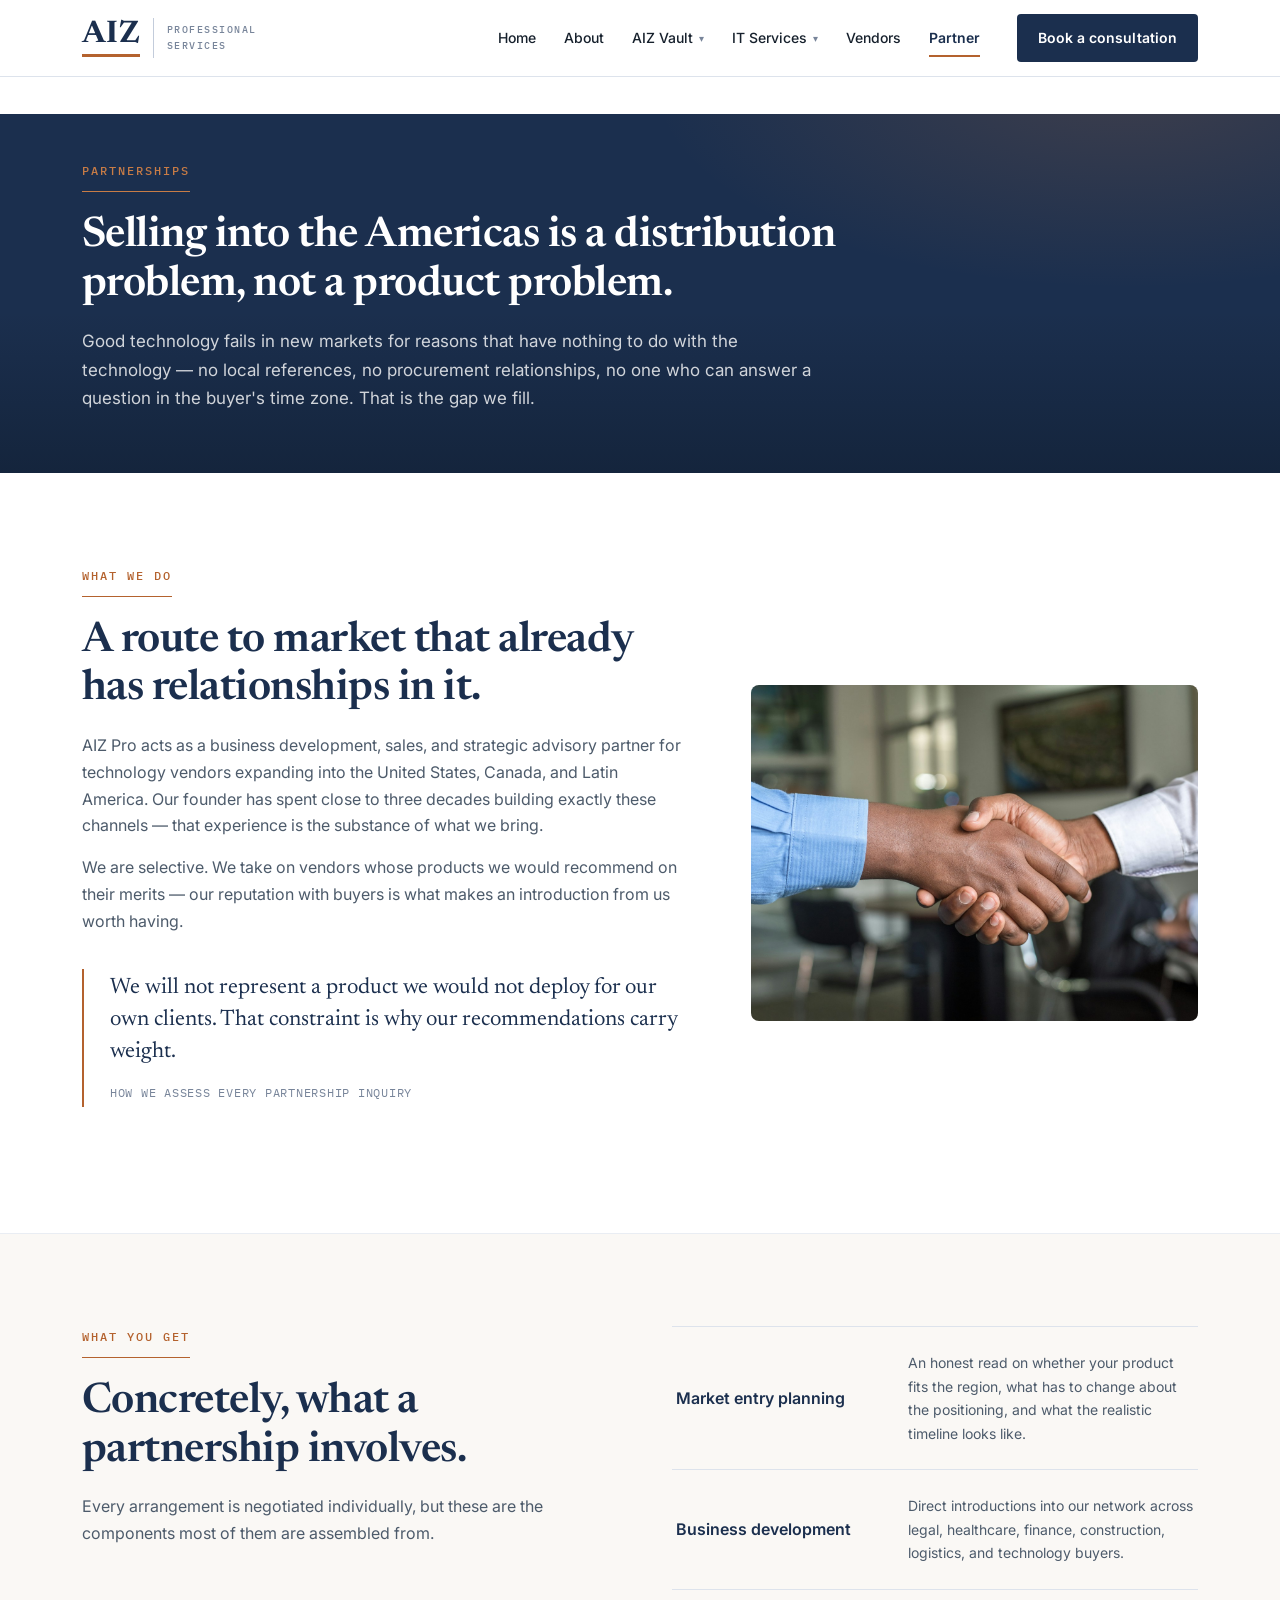
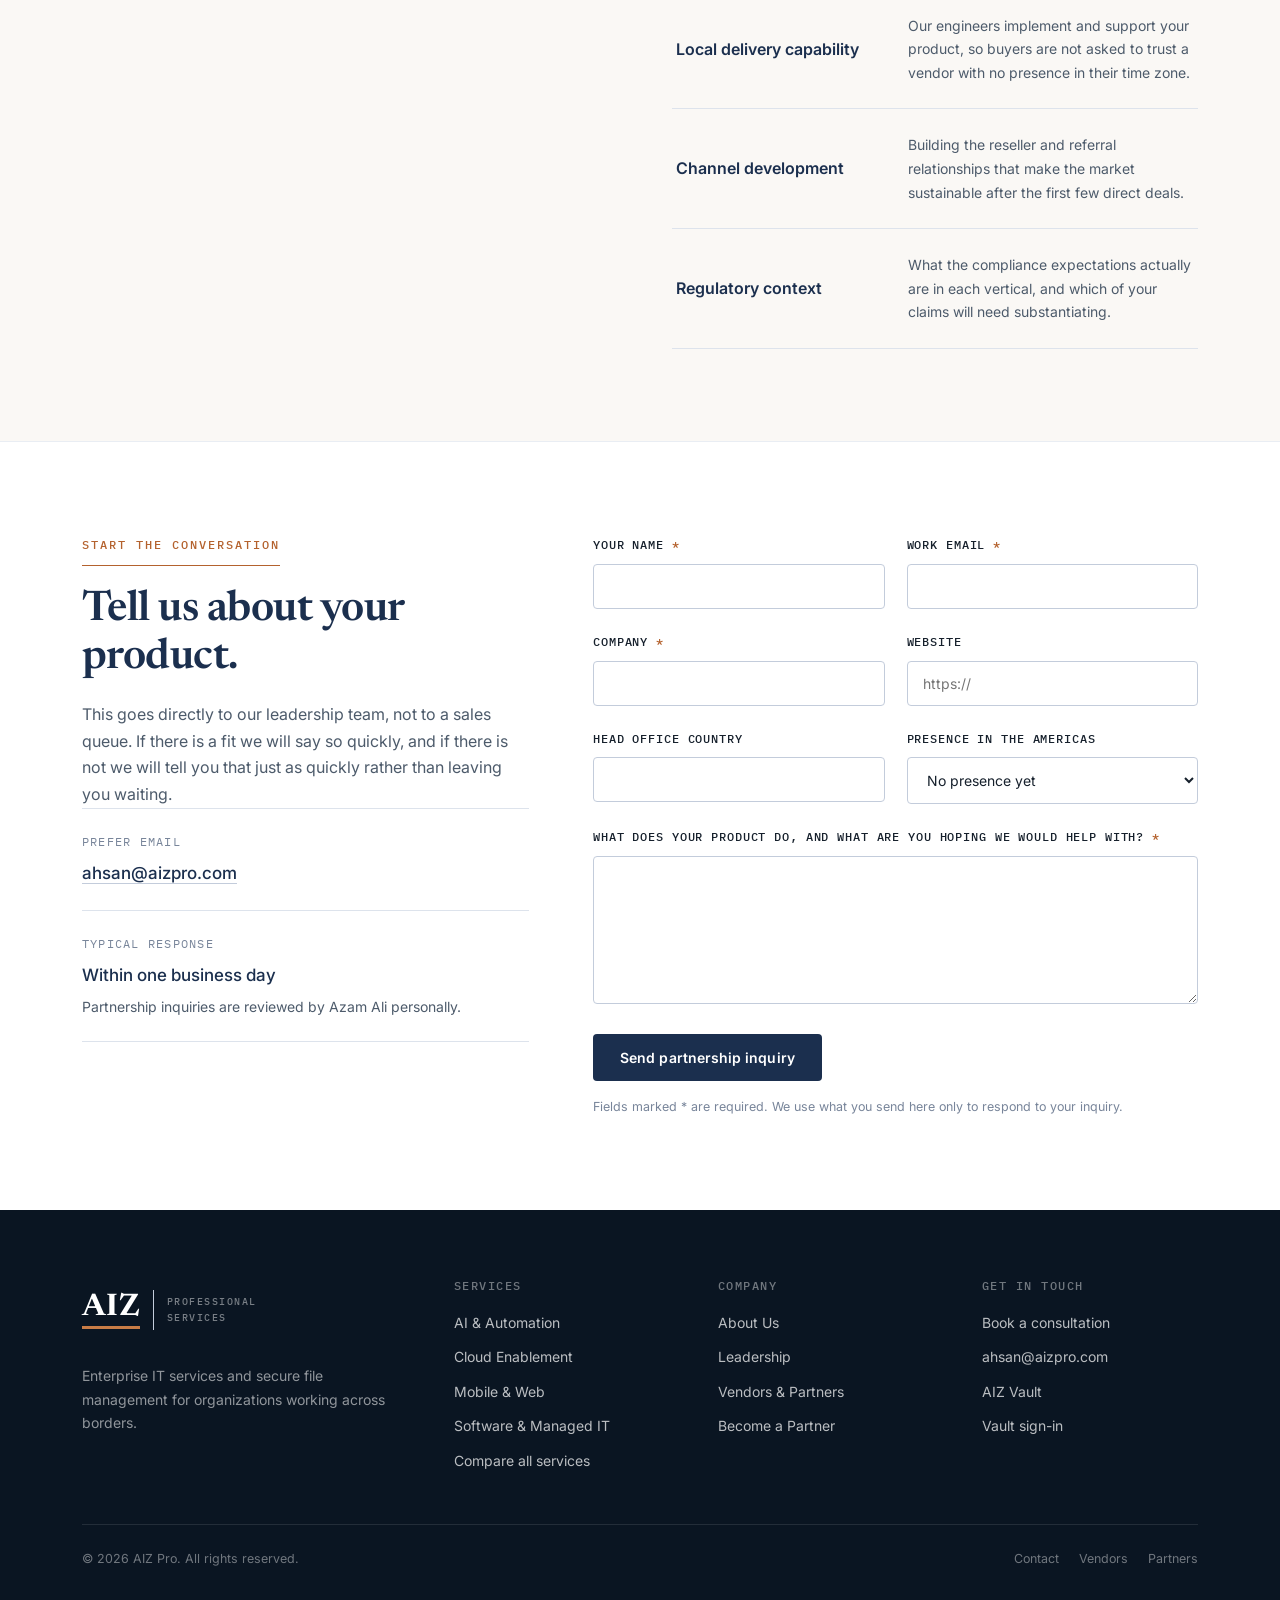
<file: partner.html>
<!DOCTYPE html>
<html lang="en">
<head>
<meta charset="UTF-8">
<meta name="viewport" content="width=device-width, initial-scale=1.0">
<title>Become a Partner — Enter the Americas | AIZ Pro</title>
<meta name="description" content="AIZ Pro helps technology vendors enter and expand across the U.S., Canada, and Latin America as a business development, sales, and strategic advisory partner.">
<meta property="og:type" content="website">
<meta property="og:title" content="Become a Partner — Enter the Americas | AIZ Pro">
<meta property="og:description" content="We help technology vendors enter and expand across the U.S., Canada, and Latin America.">
<meta property="og:url" content="https://aizpro.com/partner">
<meta property="og:image" content="https://aizpro.com/images/aiz-logo-social.jpg">
<meta name="twitter:card" content="summary">
<meta name="twitter:title" content="Become a Partner — Enter the Americas | AIZ Pro">
<meta name="twitter:description" content="We help technology vendors enter and expand across the U.S., Canada, and Latin America.">
<link rel="canonical" href="https://aizpro.com/partner">
<link rel="icon" type="image/svg+xml" href="images/favicon.svg">
<link rel="preconnect" href="https://fonts.googleapis.com">
<link rel="preconnect" href="https://fonts.gstatic.com" crossorigin>
<link rel="stylesheet" href="https://fonts.googleapis.com/css2?family=Inter:wght@400;500;600;700&family=Newsreader:opsz,wght@6..72,400;6..72,500;6..72,600;6..72,700&family=IBM+Plex+Mono:wght@400;500&display=swap">
<link rel="stylesheet" href="css/style.css">
</head>
<body>
<a class="skip-link" href="#main">Skip to content</a>
<header class="site-header">
  <nav class="nav-wrap" aria-label="Primary">
    <a href="index.html" class="logo" aria-label="AIZ Professional Services &#8212; Home">
      <span class="logo-mark">AIZ</span>
      <span class="logo-rule"></span>
      <span class="logo-text"><span>Professional</span><span>Services</span></span>
    </a>
    <ul class="nav-links" id="primary-nav">
      <li><a href="index.html">Home</a></li>
      <li><a href="about">About</a></li>
      <li class="has-dropdown">
        <a href="vault" aria-expanded="false">AIZ Vault <span class="caret" aria-hidden="true">&#9662;</span></a>
        <ul class="dropdown">
          <li><a href="vault">Overview</a></li>
        </ul>
      </li>
      <li class="has-dropdown">
        <a href="services" aria-expanded="false">IT Services <span class="caret" aria-hidden="true">&#9662;</span></a>
        <div class="dropdown mega">
          <div class="mega-grid">
            <a href="ai">
              <span class="mega-title">AI Development &amp; Automation</span>
              <span class="mega-desc">Document processing, workflow automation, and models trained on your own data.</span>
            </a>
            <a href="cloud">
              <span class="mega-title">Cloud Enablement</span>
              <span class="mega-desc">Assessment, migration, and ongoing management across Azure, AWS, and Google Cloud.</span>
            </a>
            <a href="mobile-web">
              <span class="mega-title">Mobile &amp; Web Development</span>
              <span class="mega-desc">iOS, Android, and web builds with accessibility and performance budgets set up front.</span>
            </a>
            <a href="software">
              <span class="mega-title">Custom Software &amp; Managed IT</span>
              <span class="mega-desc">Line-of-business systems, plus a service desk with published response targets.</span>
            </a>
            <div class="mega-foot">
              <p>Not sure which fits? Compare all four side by side.</p>
              <a class="btn btn-secondary" href="services">Compare services</a>
            </div>
          </div>
        </div>
      </li>
      <li><a href="vendors">Vendors</a></li>
      <li><a href="partner" aria-current="page">Partner</a></li>
    </ul>
    <div class="nav-cta">
      <a class="btn btn-primary" href="contact">Book a consultation</a>
      <button class="nav-toggle" aria-label="Toggle menu" aria-controls="primary-nav" aria-expanded="false">
        <span></span><span></span><span></span>
      </button>
    </div>
  </nav>
</header>

<main id="main">
  <nav class="breadcrumb" aria-label="Breadcrumb">
    <div class="container">
      <ol>
      <li><a href="index.html">Home</a></li>
      <li aria-current="page">Become a Partner</li>
      </ol>
    </div>
  </nav>

  <section class="page-hero">
    <div class="container">
      <div class="page-hero-body">
        <span class="eyebrow">Partnerships</span>
        <h1>Selling into the Americas is a distribution problem, not a product problem.</h1>
        <p>Good technology fails in new markets for reasons that have nothing to do with the technology &#8212; no local references, no procurement relationships, no one who can answer a question in the buyer's time zone. That is the gap we fill.</p>
      </div>
    </div>
  </section>

  <section>
    <div class="container">
      <div class="split split-wide">
        <div>
          <span class="eyebrow">What we do</span>
          <h2 class="h-lg">A route to market that already has relationships in it.</h2>
          <p>AIZ Pro acts as a business development, sales, and strategic advisory partner for technology vendors expanding into the United States, Canada, and Latin America. Our founder has spent close to three decades building exactly these channels &#8212; that experience is the substance of what we bring.</p>
          <p>We are selective. We take on vendors whose products we would recommend on their merits &#8212; our reputation with buyers is what makes an introduction from us worth having.</p>
          <div class="callout">
            <p>We will not represent a product we would not deploy for our own clients. That constraint is why our recommendations carry weight.</p>
            <cite>How we assess every partnership inquiry</cite>
          </div>
        </div>
        <div>
          <div class="photo-frame">
            <img src="images/services-partnership.jpg" alt="A business meeting in progress in a corporate office" width="800" height="600" decoding="async">
          </div>
        </div>
      </div>
    </div>
  </section>

  <section class="section-alt">
    <div class="container">
      <div class="split align-start">
        <div>
          <span class="eyebrow">What you get</span>
          <h2 class="h-lg">Concretely, what a partnership involves.</h2>
          <p>Every arrangement is negotiated individually, but these are the components most of them are assembled from.</p>
        </div>
        <dl class="def-list" data-reveal>
          <div>
            <dt>Market entry planning</dt>
            <dd>An honest read on whether your product fits the region, what has to change about the positioning, and what the realistic timeline looks like.</dd>
          </div>
          <div>
            <dt>Business development</dt>
            <dd>Direct introductions into our network across legal, healthcare, finance, construction, logistics, and technology buyers.</dd>
          </div>
          <div>
            <dt>Local delivery capability</dt>
            <dd>Our engineers implement and support your product, so buyers are not asked to trust a vendor with no presence in their time zone.</dd>
          </div>
          <div>
            <dt>Channel development</dt>
            <dd>Building the reseller and referral relationships that make the market sustainable after the first few direct deals.</dd>
          </div>
          <div>
            <dt>Regulatory context</dt>
            <dd>What the compliance expectations actually are in each vertical, and which of your claims will need substantiating.</dd>
          </div>
        </dl>
      </div>
    </div>
  </section>

  <!-- Its own form, so partner intent is not lost across a page hop -->
  <section id="inquiry">
    <div class="container">
      <div class="split split-narrow align-start">
        <div>
          <span class="eyebrow">Start the conversation</span>
          <h2 class="h-lg">Tell us about your product.</h2>
          <p>This goes directly to our leadership team, not to a sales queue. If there is a fit we will say so quickly, and if there is not we will tell you that just as quickly rather than leaving you waiting.</p>
          <div class="contact-block">
            <div class="contact-item">
              <div class="k">Prefer email</div>
              <div class="v"><a href="mailto:ahsan@aizpro.com">ahsan@aizpro.com</a></div>
            </div>
            <div class="contact-item">
              <div class="k">Typical response</div>
              <div class="v">Within one business day</div>
              <p>Partnership inquiries are reviewed by Azam Ali personally.</p>
            </div>
          </div>
        </div>

        <div>
          <form action="https://formsubmit.co/ahsan@aizpro.com" method="POST">
            <input type="hidden" name="_cc" value="badar@aizpro.com,azam@aizpro.com,noor@aizpro.com">
            <input type="hidden" name="_subject" value="New partnership inquiry from aizpro.com">
            <input type="hidden" name="_template" value="table">
            <input type="hidden" name="_next" value="https://aizpro.com/thank-you">
            <input type="hidden" name="inquiry_type" value="Partnership">
            <input type="text" name="_honey" style="display:none" tabindex="-1" autocomplete="off" aria-hidden="true">

            <div class="form-grid">
              <div class="form-group">
                <label for="p-name">Your name <span class="req" aria-hidden="true">*</span></label>
                <input type="text" id="p-name" name="name" required autocomplete="name">
              </div>
              <div class="form-group">
                <label for="p-email">Work email <span class="req" aria-hidden="true">*</span></label>
                <input type="email" id="p-email" name="email" required autocomplete="email">
              </div>
              <div class="form-group">
                <label for="p-company">Company <span class="req" aria-hidden="true">*</span></label>
                <input type="text" id="p-company" name="company" required autocomplete="organization">
              </div>
              <div class="form-group">
                <label for="p-website">Website</label>
                <input type="url" id="p-website" name="website" placeholder="https://" autocomplete="url">
              </div>
              <div class="form-group">
                <label for="p-hq">Head office country</label>
                <input type="text" id="p-hq" name="headquarters" autocomplete="country-name">
              </div>
              <div class="form-group">
                <label for="p-stage">Presence in the Americas</label>
                <select id="p-stage" name="market_stage">
                  <option value="none">No presence yet</option>
                  <option value="early">Early &#8212; a few customers</option>
                  <option value="established">Established, looking to expand</option>
                  <option value="reseller">Looking for resellers only</option>
                </select>
              </div>
              <div class="form-group full">
                <label for="p-message">What does your product do, and what are you hoping we would help with? <span class="req" aria-hidden="true">*</span></label>
                <textarea id="p-message" name="message" required></textarea>
              </div>
            </div>

            <button type="submit" class="btn btn-primary">Send partnership inquiry</button>
            <p class="form-note">Fields marked * are required. We use what you send here only to respond to your inquiry.</p>
          </form>
        </div>
      </div>
    </div>
  </section>


</main>

<footer class="site-footer">
  <div class="container">
    <div class="footer-top">
      <div class="footer-brand">
        <span class="logo" aria-hidden="true">
          <span class="logo-mark">AIZ</span>
          <span class="logo-rule"></span>
          <span class="logo-text"><span>Professional</span><span>Services</span></span>
        </span>
        <p class="footer-blurb">Enterprise IT services and secure file management for organizations working across borders.</p>
      </div>
      <div class="footer-col">
        <h2>Services</h2>
        <ul>
          <li><a href="ai">AI &amp; Automation</a></li>
          <li><a href="cloud">Cloud Enablement</a></li>
          <li><a href="mobile-web">Mobile &amp; Web</a></li>
          <li><a href="software">Software &amp; Managed IT</a></li>
          <li><a href="services">Compare all services</a></li>
        </ul>
      </div>
      <div class="footer-col">
        <h2>Company</h2>
        <ul>
          <li><a href="about">About Us</a></li>
          <li><a href="about#leadership">Leadership</a></li>
          <li><a href="vendors">Vendors &amp; Partners</a></li>
          <li><a href="partner">Become a Partner</a></li>
        </ul>
      </div>
      <div class="footer-col">
        <h2>Get in touch</h2>
        <ul>
          <li><a href="contact">Book a consultation</a></li>
          <li><a href="mailto:ahsan@aizpro.com">ahsan@aizpro.com</a></li>
          <li><a href="vault">AIZ Vault</a></li>
          <li><a href="https://portal.aizvault.com" target="_blank" rel="noopener">Vault sign-in</a></li>
        </ul>
      </div>
    </div>
    <div class="footer-bottom">
      <div>&#169; 2026 AIZ Pro. All rights reserved.</div>
      <ul>
        <li><a href="contact">Contact</a></li>
        <li><a href="vendors">Vendors</a></li>
        <li><a href="partner">Partners</a></li>
      </ul>
    </div>
  </div>
</footer>
<script src="js/main.js"></script>
</body>
</html>
</file>
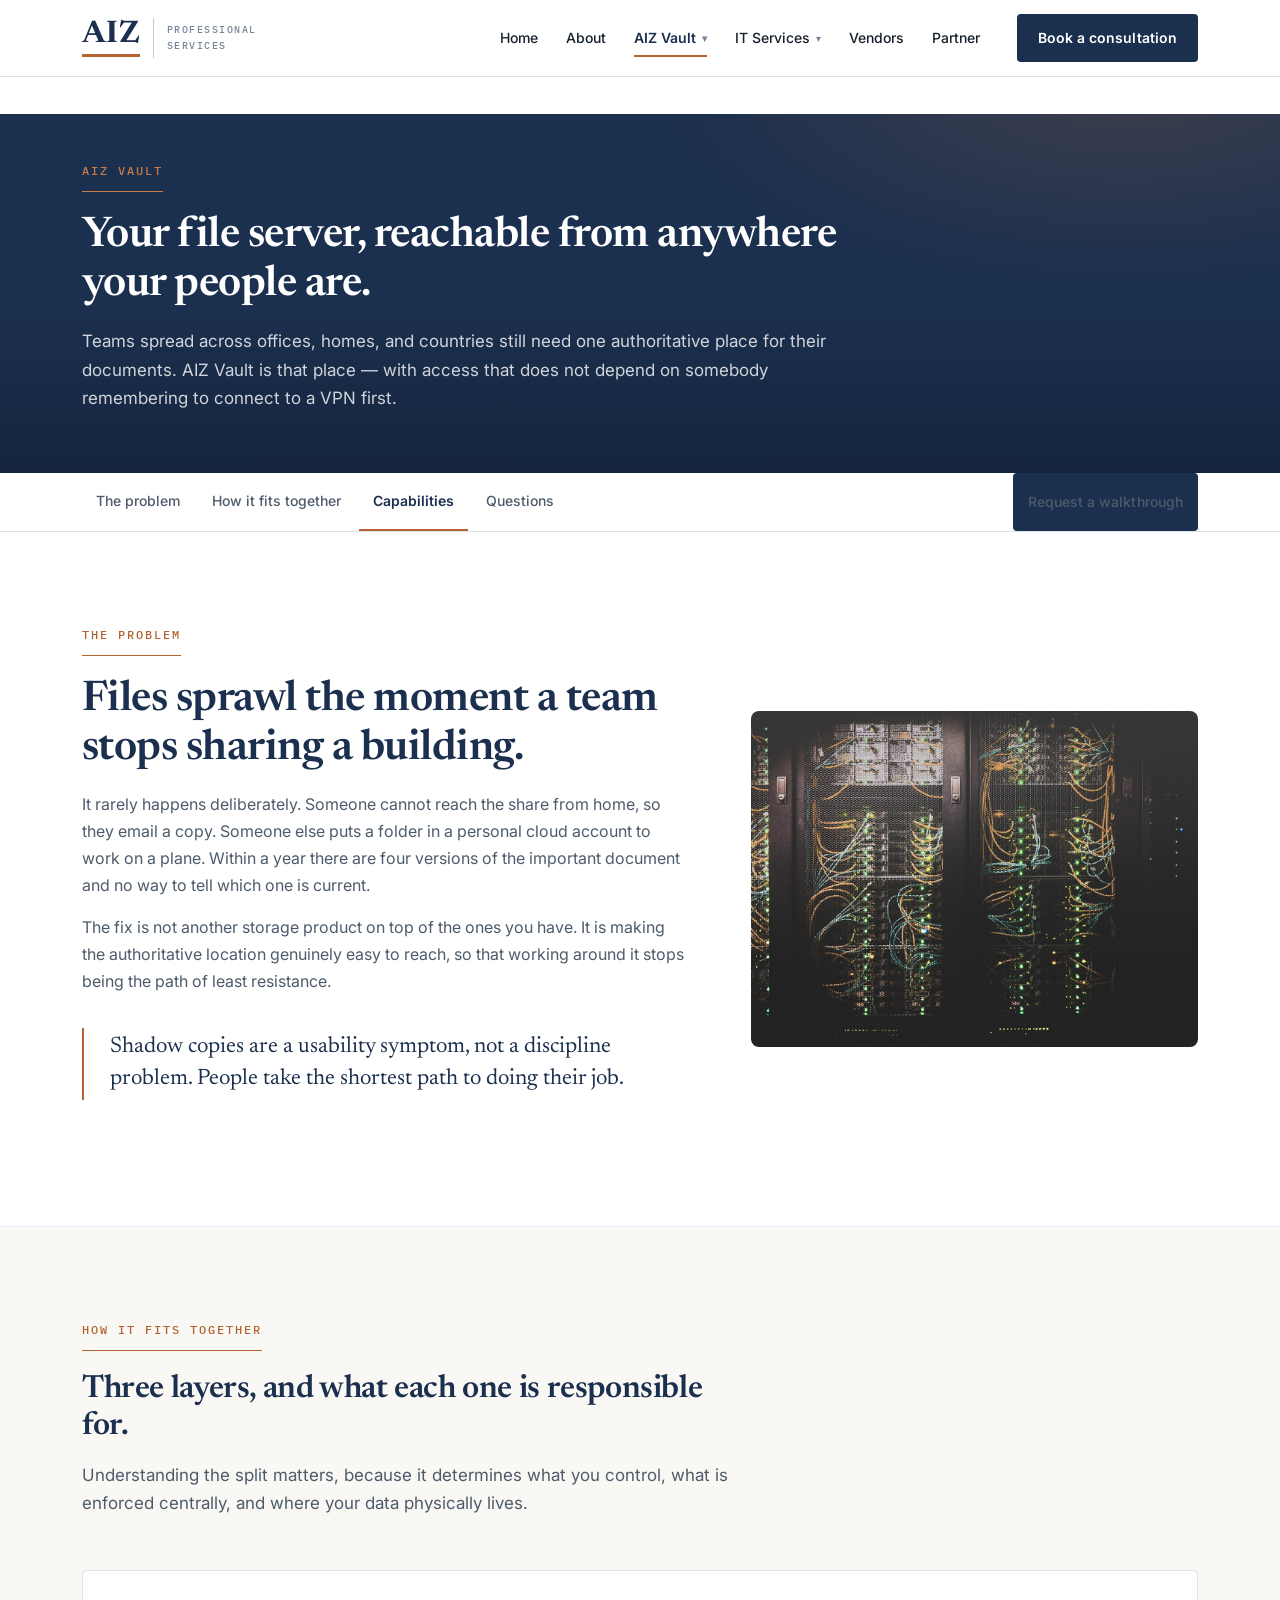
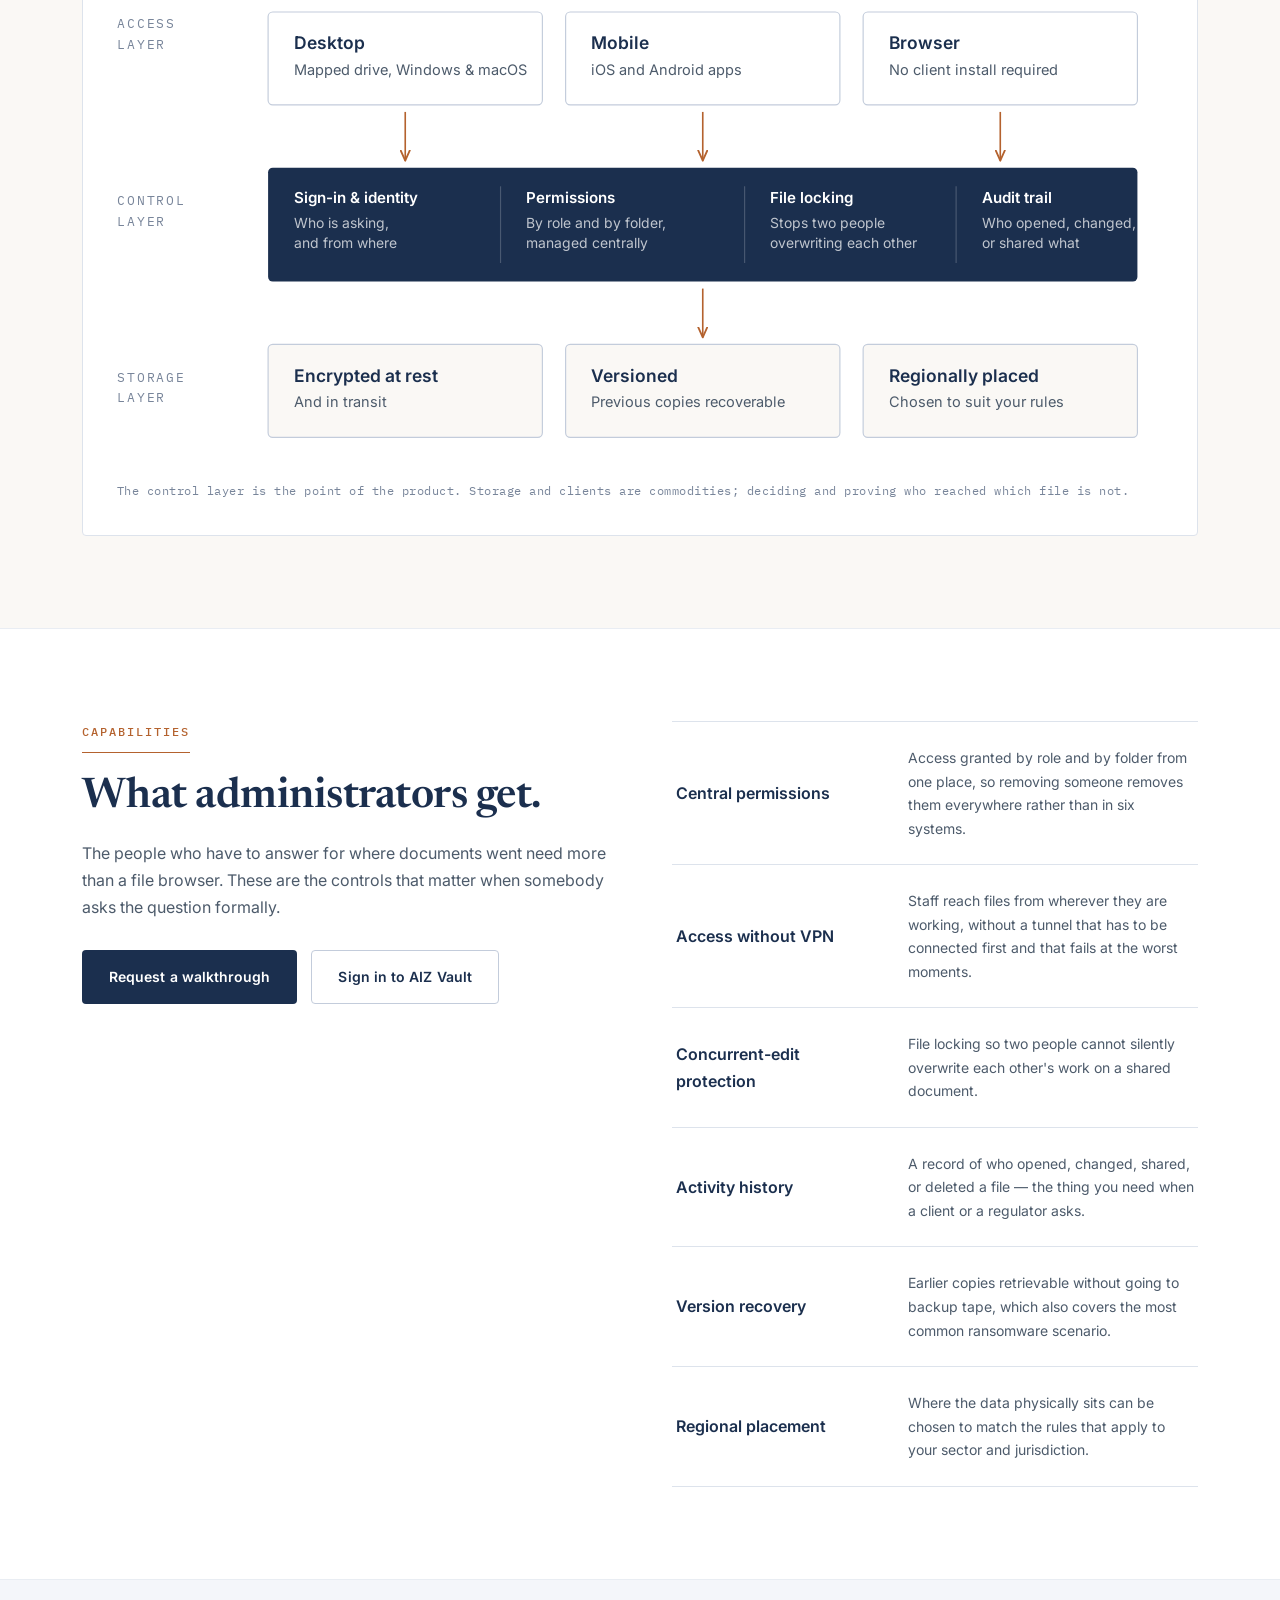
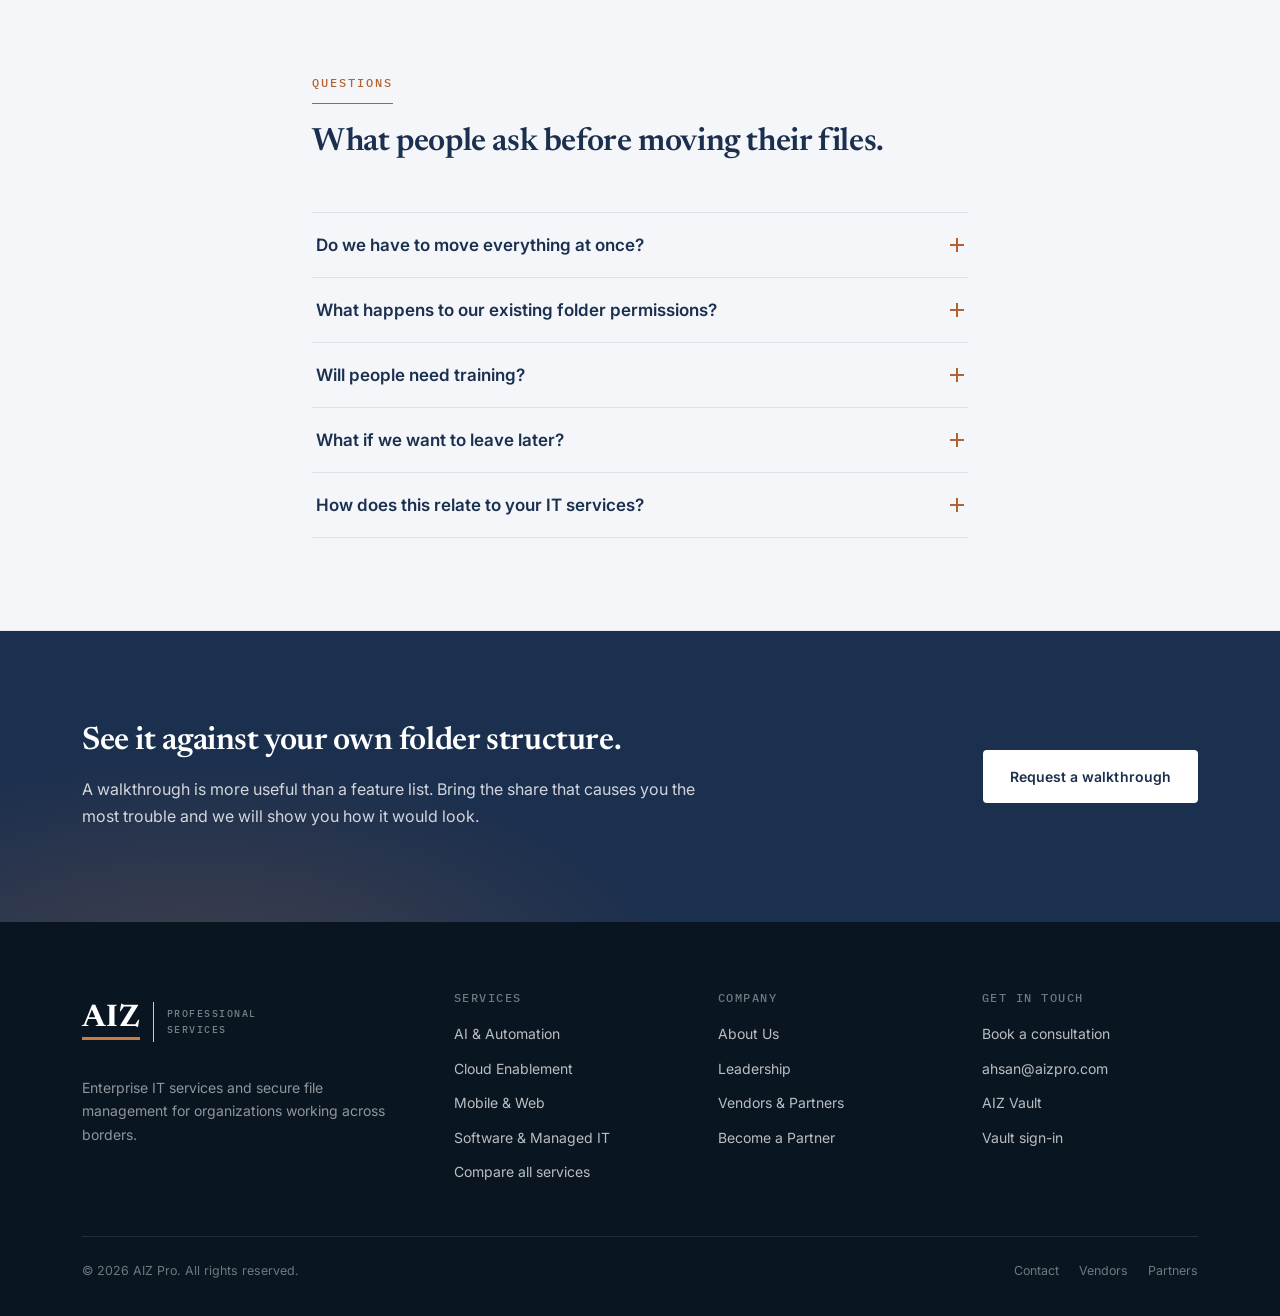
<file: products.html>
<!DOCTYPE html>
<html lang="en">
<head>
<meta charset="UTF-8">
<meta name="viewport" content="width=device-width, initial-scale=1.0">
<title>AIZ Vault — Secure File Access for Distributed Teams | AIZ Pro</title>
<meta name="description" content="AIZ Vault gives distributed teams one secure home for their files — reachable from desktop, mobile, and browser, with permissions and audit controlled centrally.">
<meta property="og:type" content="website">
<meta property="og:title" content="AIZ Vault — Secure File Access for Distributed Teams">
<meta property="og:description" content="One secure home for your files, reachable from anywhere, with permissions and audit controlled centrally.">
<meta property="og:url" content="https://aizpro.com/products.html">
<meta property="og:image" content="https://aizpro.com/images/aiz-logo-social.jpg">
<meta name="twitter:card" content="summary">
<meta name="twitter:title" content="AIZ Vault — Secure File Access for Distributed Teams">
<meta name="twitter:description" content="One secure home for your files, reachable from anywhere, with permissions and audit controlled centrally.">
<link rel="canonical" href="https://aizpro.com/products.html">
<link rel="icon" type="image/svg+xml" href="images/favicon.svg">
<link rel="preconnect" href="https://fonts.googleapis.com">
<link rel="preconnect" href="https://fonts.gstatic.com" crossorigin>
<link rel="stylesheet" href="https://fonts.googleapis.com/css2?family=Inter:wght@400;500;600;700&family=Newsreader:opsz,wght@6..72,400;6..72,500;6..72,600;6..72,700&family=IBM+Plex+Mono:wght@400;500&display=swap">
<link rel="stylesheet" href="css/style.css">
</head>
<body>
<a class="skip-link" href="#main">Skip to content</a>
<header class="site-header">
  <nav class="nav-wrap" aria-label="Primary">
    <a href="index.html" class="logo" aria-label="AIZ Professional Services &#8212; Home">
      <span class="logo-mark">AIZ</span>
      <span class="logo-rule"></span>
      <span class="logo-text"><span>Professional</span><span>Services</span></span>
    </a>
    <ul class="nav-links" id="primary-nav">
      <li><a href="index.html">Home</a></li>
      <li><a href="about.html">About</a></li>
      <li class="has-dropdown">
        <a href="products.html" aria-current="page" aria-expanded="false">AIZ Vault <span class="caret" aria-hidden="true">&#9662;</span></a>
        <ul class="dropdown">
          <li><a href="products.html">Overview</a></li>
        </ul>
      </li>
      <li class="has-dropdown">
        <a href="it-services.html" aria-expanded="false">IT Services <span class="caret" aria-hidden="true">&#9662;</span></a>
        <div class="dropdown mega">
          <div class="mega-grid">
            <a href="ai-development-automation.html">
              <span class="mega-title">AI Development &amp; Automation</span>
              <span class="mega-desc">Document processing, workflow automation, and models trained on your own data.</span>
            </a>
            <a href="cloud-enablement.html">
              <span class="mega-title">Cloud Enablement</span>
              <span class="mega-desc">Assessment, migration, and ongoing management across Azure, AWS, and Google Cloud.</span>
            </a>
            <a href="mobile-web-development.html">
              <span class="mega-title">Mobile &amp; Web Development</span>
              <span class="mega-desc">iOS, Android, and web builds with accessibility and performance budgets set up front.</span>
            </a>
            <a href="custom-software-managed-it.html">
              <span class="mega-title">Custom Software &amp; Managed IT</span>
              <span class="mega-desc">Line-of-business systems, plus a service desk with published response targets.</span>
            </a>
            <div class="mega-foot">
              <p>Not sure which fits? Compare all four side by side.</p>
              <a class="btn btn-secondary" href="it-services.html">Compare services</a>
            </div>
          </div>
        </div>
      </li>
      <li><a href="vendors.html">Vendors</a></li>
      <li><a href="become-a-partner.html">Partner</a></li>
    </ul>
    <div class="nav-cta">
      <a class="btn btn-primary" href="contact.html">Book a consultation</a>
      <button class="nav-toggle" aria-label="Toggle menu" aria-controls="primary-nav" aria-expanded="false">
        <span></span><span></span><span></span>
      </button>
    </div>
  </nav>
</header>

<main id="main">
  <nav class="breadcrumb" aria-label="Breadcrumb">
    <div class="container">
      <ol>
      <li><a href="index.html">Home</a></li>
      <li aria-current="page">AIZ Vault</li>
      </ol>
    </div>
  </nav>

  <section class="page-hero">
    <div class="container">
      <div class="page-hero-body">
        <span class="eyebrow">AIZ Vault</span>
        <h1>Your file server, reachable from anywhere your people are.</h1>
        <p>Teams spread across offices, homes, and countries still need one authoritative place for their documents. AIZ Vault is that place &#8212; with access that does not depend on somebody remembering to connect to a VPN first.</p>
      </div>
    </div>
  </section>

  <nav class="subnav" aria-label="On this page">
    <div class="subnav-inner">
      <a href="#problem">The problem</a>
      <a href="#architecture">How it fits together</a>
      <a href="#capabilities">Capabilities</a>
      <a href="#faq">Questions</a>
      <span class="subnav-cta"><a class="btn btn-primary" href="contact.html?interest=vault">Request a walkthrough</a></span>
    </div>
  </nav>

  <section id="problem">
    <div class="container">
      <div class="split split-wide">
        <div>
          <span class="eyebrow">The problem</span>
          <h2 class="h-lg">Files sprawl the moment a team stops sharing a building.</h2>
          <p>It rarely happens deliberately. Someone cannot reach the share from home, so they email a copy. Someone else puts a folder in a personal cloud account to work on a plane. Within a year there are four versions of the important document and no way to tell which one is current.</p>
          <p>The fix is not another storage product on top of the ones you have. It is making the authoritative location genuinely easy to reach, so that working around it stops being the path of least resistance.</p>
          <div class="callout">
            <p>Shadow copies are a usability symptom, not a discipline problem. People take the shortest path to doing their job.</p>
          </div>
        </div>
        <div>
          <div class="photo-frame">
            <img src="images/vault-datacenter.jpg" alt="Server racks and structured cabling inside a data center" width="800" height="600" decoding="async">
          </div>
        </div>
      </div>
    </div>
  </section>

  <section id="architecture" class="section-alt">
    <div class="container">
      <div class="section-header">
        <span class="eyebrow">How it fits together</span>
        <h2>Three layers, and what each one is responsible for.</h2>
        <p>Understanding the split matters, because it determines what you control, what is enforced centrally, and where your data physically lives.</p>
      </div>

      <div class="arch-diagram" data-reveal>
        <svg viewBox="0 0 900 392" role="img" aria-labelledby="arch-title arch-desc">
          <title id="arch-title">AIZ Vault architecture &#8212; access, control, and storage layers</title>
          <desc id="arch-desc">Three stacked layers. The access layer contains desktop, mobile, and browser clients. These connect down to the control layer, which handles identity and sign-on, permissions, file locking, and audit logging. The control layer connects down to the storage layer, which holds the file data with encryption, versioning, and regional placement.</desc>

          <defs>
            <marker id="arrow" viewBox="0 0 10 10" refX="9" refY="5" markerWidth="7" markerHeight="7" orient="auto-start-reverse">
              <path d="M0,1 L9,5 L0,9" fill="none" stroke="#b4622e" stroke-width="1.6" stroke-linecap="round" stroke-linejoin="round"/>
            </marker>
          </defs>

          <!-- ACCESS -->
          <text x="0" y="20" font-family="'IBM Plex Mono',monospace" font-size="11" letter-spacing="1.6" fill="#78859a">ACCESS</text>
          <text x="0" y="38" font-family="'IBM Plex Mono',monospace" font-size="11" letter-spacing="1.6" fill="#78859a">LAYER</text>
          <g>
            <rect x="130" y="6" width="236" height="80" rx="4" fill="#ffffff" stroke="#c3ccdb"/>
            <text x="152" y="38" font-family="Inter,sans-serif" font-size="15" font-weight="600" fill="#1b2f4e">Desktop</text>
            <text x="152" y="60" font-family="Inter,sans-serif" font-size="12.5" fill="#4d5b6b">Mapped drive, Windows &amp; macOS</text>

            <rect x="386" y="6" width="236" height="80" rx="4" fill="#ffffff" stroke="#c3ccdb"/>
            <text x="408" y="38" font-family="Inter,sans-serif" font-size="15" font-weight="600" fill="#1b2f4e">Mobile</text>
            <text x="408" y="60" font-family="Inter,sans-serif" font-size="12.5" fill="#4d5b6b">iOS and Android apps</text>

            <rect x="642" y="6" width="236" height="80" rx="4" fill="#ffffff" stroke="#c3ccdb"/>
            <text x="664" y="38" font-family="Inter,sans-serif" font-size="15" font-weight="600" fill="#1b2f4e">Browser</text>
            <text x="664" y="60" font-family="Inter,sans-serif" font-size="12.5" fill="#4d5b6b">No client install required</text>
          </g>

          <line x1="248" y1="92" x2="248" y2="134" stroke="#b4622e" stroke-width="1.4" marker-end="url(#arrow)"/>
          <line x1="504" y1="92" x2="504" y2="134" stroke="#b4622e" stroke-width="1.4" marker-end="url(#arrow)"/>
          <line x1="760" y1="92" x2="760" y2="134" stroke="#b4622e" stroke-width="1.4" marker-end="url(#arrow)"/>

          <!-- CONTROL -->
          <text x="0" y="172" font-family="'IBM Plex Mono',monospace" font-size="11" letter-spacing="1.6" fill="#78859a">CONTROL</text>
          <text x="0" y="190" font-family="'IBM Plex Mono',monospace" font-size="11" letter-spacing="1.6" fill="#78859a">LAYER</text>
          <g>
            <rect x="130" y="140" width="748" height="98" rx="4" fill="#1b2f4e"/>
            <text x="152" y="170" font-family="Inter,sans-serif" font-size="13" font-weight="600" fill="#ffffff">Sign-in &amp; identity</text>
            <text x="152" y="192" font-family="Inter,sans-serif" font-size="12" fill="rgba(255,255,255,.72)">Who is asking,</text>
            <text x="152" y="209" font-family="Inter,sans-serif" font-size="12" fill="rgba(255,255,255,.72)">and from where</text>

            <line x1="330" y1="156" x2="330" y2="222" stroke="rgba(255,255,255,.2)"/>
            <text x="352" y="170" font-family="Inter,sans-serif" font-size="13" font-weight="600" fill="#ffffff">Permissions</text>
            <text x="352" y="192" font-family="Inter,sans-serif" font-size="12" fill="rgba(255,255,255,.72)">By role and by folder,</text>
            <text x="352" y="209" font-family="Inter,sans-serif" font-size="12" fill="rgba(255,255,255,.72)">managed centrally</text>

            <line x1="540" y1="156" x2="540" y2="222" stroke="rgba(255,255,255,.2)"/>
            <text x="562" y="170" font-family="Inter,sans-serif" font-size="13" font-weight="600" fill="#ffffff">File locking</text>
            <text x="562" y="192" font-family="Inter,sans-serif" font-size="12" fill="rgba(255,255,255,.72)">Stops two people</text>
            <text x="562" y="209" font-family="Inter,sans-serif" font-size="12" fill="rgba(255,255,255,.72)">overwriting each other</text>

            <line x1="722" y1="156" x2="722" y2="222" stroke="rgba(255,255,255,.2)"/>
            <text x="744" y="170" font-family="Inter,sans-serif" font-size="13" font-weight="600" fill="#ffffff">Audit trail</text>
            <text x="744" y="192" font-family="Inter,sans-serif" font-size="12" fill="rgba(255,255,255,.72)">Who opened, changed,</text>
            <text x="744" y="209" font-family="Inter,sans-serif" font-size="12" fill="rgba(255,255,255,.72)">or shared what</text>
          </g>

          <line x1="504" y1="244" x2="504" y2="286" stroke="#b4622e" stroke-width="1.4" marker-end="url(#arrow)"/>

          <!-- STORAGE -->
          <text x="0" y="324" font-family="'IBM Plex Mono',monospace" font-size="11" letter-spacing="1.6" fill="#78859a">STORAGE</text>
          <text x="0" y="342" font-family="'IBM Plex Mono',monospace" font-size="11" letter-spacing="1.6" fill="#78859a">LAYER</text>
          <g>
            <rect x="130" y="292" width="236" height="80" rx="4" fill="#faf8f5" stroke="#c3ccdb"/>
            <text x="152" y="324" font-family="Inter,sans-serif" font-size="15" font-weight="600" fill="#1b2f4e">Encrypted at rest</text>
            <text x="152" y="346" font-family="Inter,sans-serif" font-size="12.5" fill="#4d5b6b">And in transit</text>

            <rect x="386" y="292" width="236" height="80" rx="4" fill="#faf8f5" stroke="#c3ccdb"/>
            <text x="408" y="324" font-family="Inter,sans-serif" font-size="15" font-weight="600" fill="#1b2f4e">Versioned</text>
            <text x="408" y="346" font-family="Inter,sans-serif" font-size="12.5" fill="#4d5b6b">Previous copies recoverable</text>

            <rect x="642" y="292" width="236" height="80" rx="4" fill="#faf8f5" stroke="#c3ccdb"/>
            <text x="664" y="324" font-family="Inter,sans-serif" font-size="15" font-weight="600" fill="#1b2f4e">Regionally placed</text>
            <text x="664" y="346" font-family="Inter,sans-serif" font-size="12.5" fill="#4d5b6b">Chosen to suit your rules</text>
          </g>
        </svg>
        <p class="arch-caption">The control layer is the point of the product. Storage and clients are commodities; deciding and proving who reached which file is not.</p>
      </div>
    </div>
  </section>

  <section id="capabilities">
    <div class="container">
      <div class="split align-start">
        <div>
          <span class="eyebrow">Capabilities</span>
          <h2 class="h-lg">What administrators get.</h2>
          <p>The people who have to answer for where documents went need more than a file browser. These are the controls that matter when somebody asks the question formally.</p>
          <div class="btn-row">
            <a class="btn btn-primary" href="contact.html?interest=vault">Request a walkthrough</a>
            <a class="btn btn-secondary" href="https://portal.aizvault.com" target="_blank" rel="noopener">Sign in to AIZ Vault</a>
          </div>
        </div>
        <dl class="def-list" data-reveal>
          <div>
            <dt>Central permissions</dt>
            <dd>Access granted by role and by folder from one place, so removing someone removes them everywhere rather than in six systems.</dd>
          </div>
          <div>
            <dt>Access without VPN</dt>
            <dd>Staff reach files from wherever they are working, without a tunnel that has to be connected first and that fails at the worst moments.</dd>
          </div>
          <div>
            <dt>Concurrent-edit protection</dt>
            <dd>File locking so two people cannot silently overwrite each other's work on a shared document.</dd>
          </div>
          <div>
            <dt>Activity history</dt>
            <dd>A record of who opened, changed, shared, or deleted a file &#8212; the thing you need when a client or a regulator asks.</dd>
          </div>
          <div>
            <dt>Version recovery</dt>
            <dd>Earlier copies retrievable without going to backup tape, which also covers the most common ransomware scenario.</dd>
          </div>
          <div>
            <dt>Regional placement</dt>
            <dd>Where the data physically sits can be chosen to match the rules that apply to your sector and jurisdiction.</dd>
          </div>
        </dl>
      </div>
    </div>
  </section>

  <section id="faq" class="section-cool">
    <div class="container-narrow">
      <div class="section-header">
        <span class="eyebrow">Questions</span>
        <h2>What people ask before moving their files.</h2>
      </div>
      <div class="accordion" data-reveal>
        <div class="acc-item">
          <h3><button class="acc-trigger" id="v1" aria-controls="va1" aria-expanded="false">Do we have to move everything at once?<span class="acc-icon" aria-hidden="true"></span></button></h3>
          <div class="acc-panel" id="va1" role="region" aria-labelledby="v1" hidden>
            <div class="acc-panel-inner">
              <p>No, and we would advise against it. Migrations run department by department so that a problem affects one team rather than the whole organization. The old share usually stays readable in parallel until the new arrangement has earned trust.</p>
            </div>
          </div>
        </div>
        <div class="acc-item">
          <h3><button class="acc-trigger" id="v2" aria-controls="va2" aria-expanded="false">What happens to our existing folder permissions?<span class="acc-icon" aria-hidden="true"></span></button></h3>
          <div class="acc-panel" id="va2" role="region" aria-labelledby="v2" hidden>
            <div class="acc-panel-inner">
              <p>They get reviewed rather than copied. Permissions on a file share that has been running for a decade are almost always broader than anyone intends, and lifting them across unchanged carries the problem forward. Part of onboarding is showing you who can currently reach what, which is frequently the most uncomfortable document in the project.</p>
            </div>
          </div>
        </div>
        <div class="acc-item">
          <h3><button class="acc-trigger" id="v3" aria-controls="va3" aria-expanded="false">Will people need training?<span class="acc-icon" aria-hidden="true"></span></button></h3>
          <div class="acc-panel" id="va3" role="region" aria-labelledby="v3" hidden>
            <div class="acc-panel-inner">
              <p>For most staff, very little &#8212; on desktop it appears as a drive letter and behaves like the share they already use. The people who need real training are administrators, because the permission model is where mistakes have consequences.</p>
            </div>
          </div>
        </div>
        <div class="acc-item">
          <h3><button class="acc-trigger" id="v4" aria-controls="va4" aria-expanded="false">What if we want to leave later?<span class="acc-icon" aria-hidden="true"></span></button></h3>
          <div class="acc-panel" id="va4" role="region" aria-labelledby="v4" hidden>
            <div class="acc-panel-inner">
              <p>Your files remain your files, in their original formats and folder structure. There is no proprietary container to unpack, and we will assist with an export rather than making the exit the difficult part of the relationship.</p>
            </div>
          </div>
        </div>
        <div class="acc-item">
          <h3><button class="acc-trigger" id="v5" aria-controls="va5" aria-expanded="false">How does this relate to your IT services?<span class="acc-icon" aria-hidden="true"></span></button></h3>
          <div class="acc-panel" id="va5" role="region" aria-labelledby="v5" hidden>
            <div class="acc-panel-inner">
              <p>They are separate. Plenty of clients run AIZ Vault and nothing else, and plenty engage our <a href="it-services.html">IT services</a> without using the Vault. They fit together well &#8212; a file migration often surfaces infrastructure worth addressing &#8212; but neither requires the other.</p>
            </div>
          </div>
        </div>
      </div>
    </div>
  </section>

  <section class="cta-band">
    <div class="container on-dark">
      <div class="cta-inner">
        <div>
          <h2>See it against your own folder structure.</h2>
          <p>A walkthrough is more useful than a feature list. Bring the share that causes you the most trouble and we will show you how it would look.</p>
        </div>
        <div class="btn-row">
          <a class="btn btn-primary" href="contact.html?interest=vault">Request a walkthrough</a>
        </div>
      </div>
    </div>
  </section>

</main>

<footer class="site-footer">
  <div class="container">
    <div class="footer-top">
      <div class="footer-brand">
        <span class="logo" aria-hidden="true">
          <span class="logo-mark">AIZ</span>
          <span class="logo-rule"></span>
          <span class="logo-text"><span>Professional</span><span>Services</span></span>
        </span>
        <p class="footer-blurb">Enterprise IT services and secure file management for organizations working across borders.</p>
      </div>
      <div class="footer-col">
        <h2>Services</h2>
        <ul>
          <li><a href="ai-development-automation.html">AI &amp; Automation</a></li>
          <li><a href="cloud-enablement.html">Cloud Enablement</a></li>
          <li><a href="mobile-web-development.html">Mobile &amp; Web</a></li>
          <li><a href="custom-software-managed-it.html">Software &amp; Managed IT</a></li>
          <li><a href="it-services.html">Compare all services</a></li>
        </ul>
      </div>
      <div class="footer-col">
        <h2>Company</h2>
        <ul>
          <li><a href="about.html">About Us</a></li>
          <li><a href="about.html#leadership">Leadership</a></li>
          <li><a href="vendors.html">Vendors &amp; Partners</a></li>
          <li><a href="become-a-partner.html">Become a Partner</a></li>
        </ul>
      </div>
      <div class="footer-col">
        <h2>Get in touch</h2>
        <ul>
          <li><a href="contact.html">Book a consultation</a></li>
          <li><a href="mailto:ahsan@aizpro.com">ahsan@aizpro.com</a></li>
          <li><a href="products.html">AIZ Vault</a></li>
          <li><a href="https://portal.aizvault.com" target="_blank" rel="noopener">Vault sign-in</a></li>
        </ul>
      </div>
    </div>
    <div class="footer-bottom">
      <div>&#169; 2026 AIZ Pro. All rights reserved.</div>
      <ul>
        <li><a href="contact.html">Contact</a></li>
        <li><a href="vendors.html">Vendors</a></li>
        <li><a href="become-a-partner.html">Partners</a></li>
      </ul>
    </div>
  </div>
</footer>
<script src="js/main.js"></script>
</body>
</html>
</file>
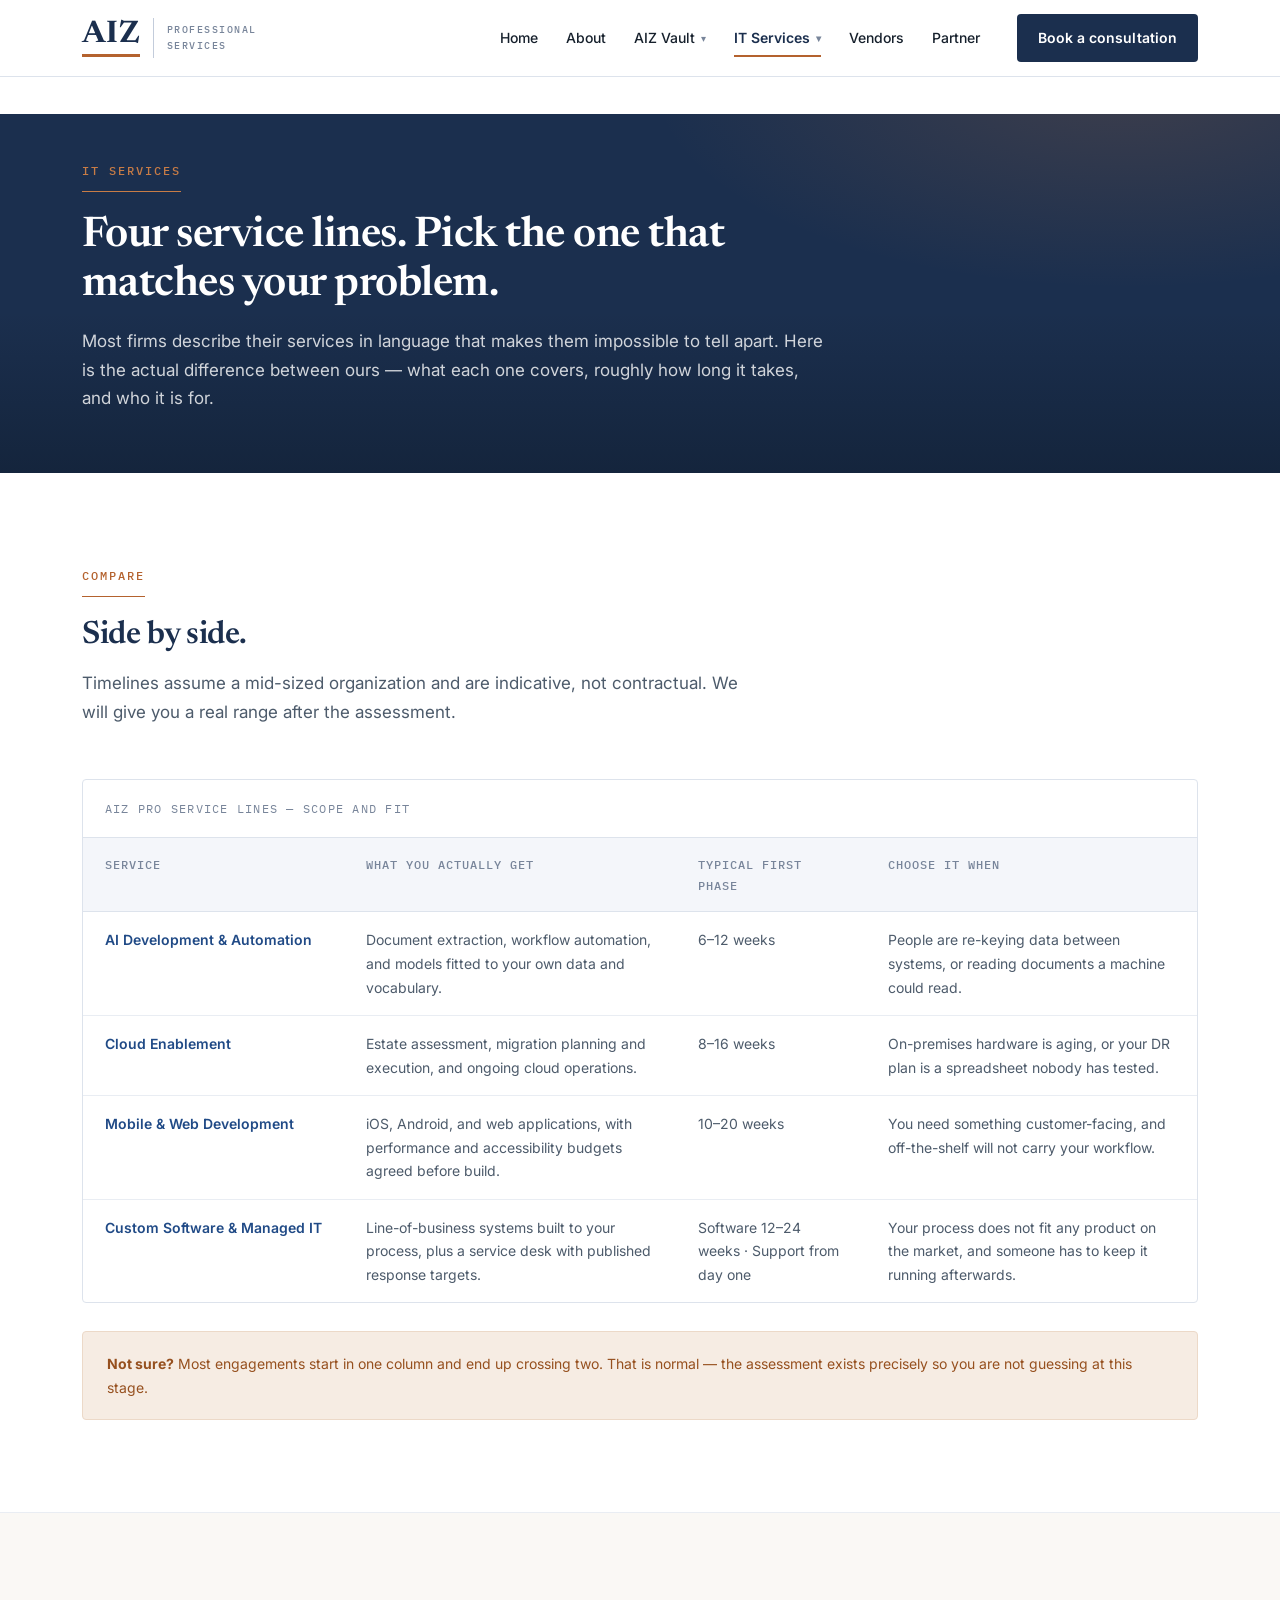
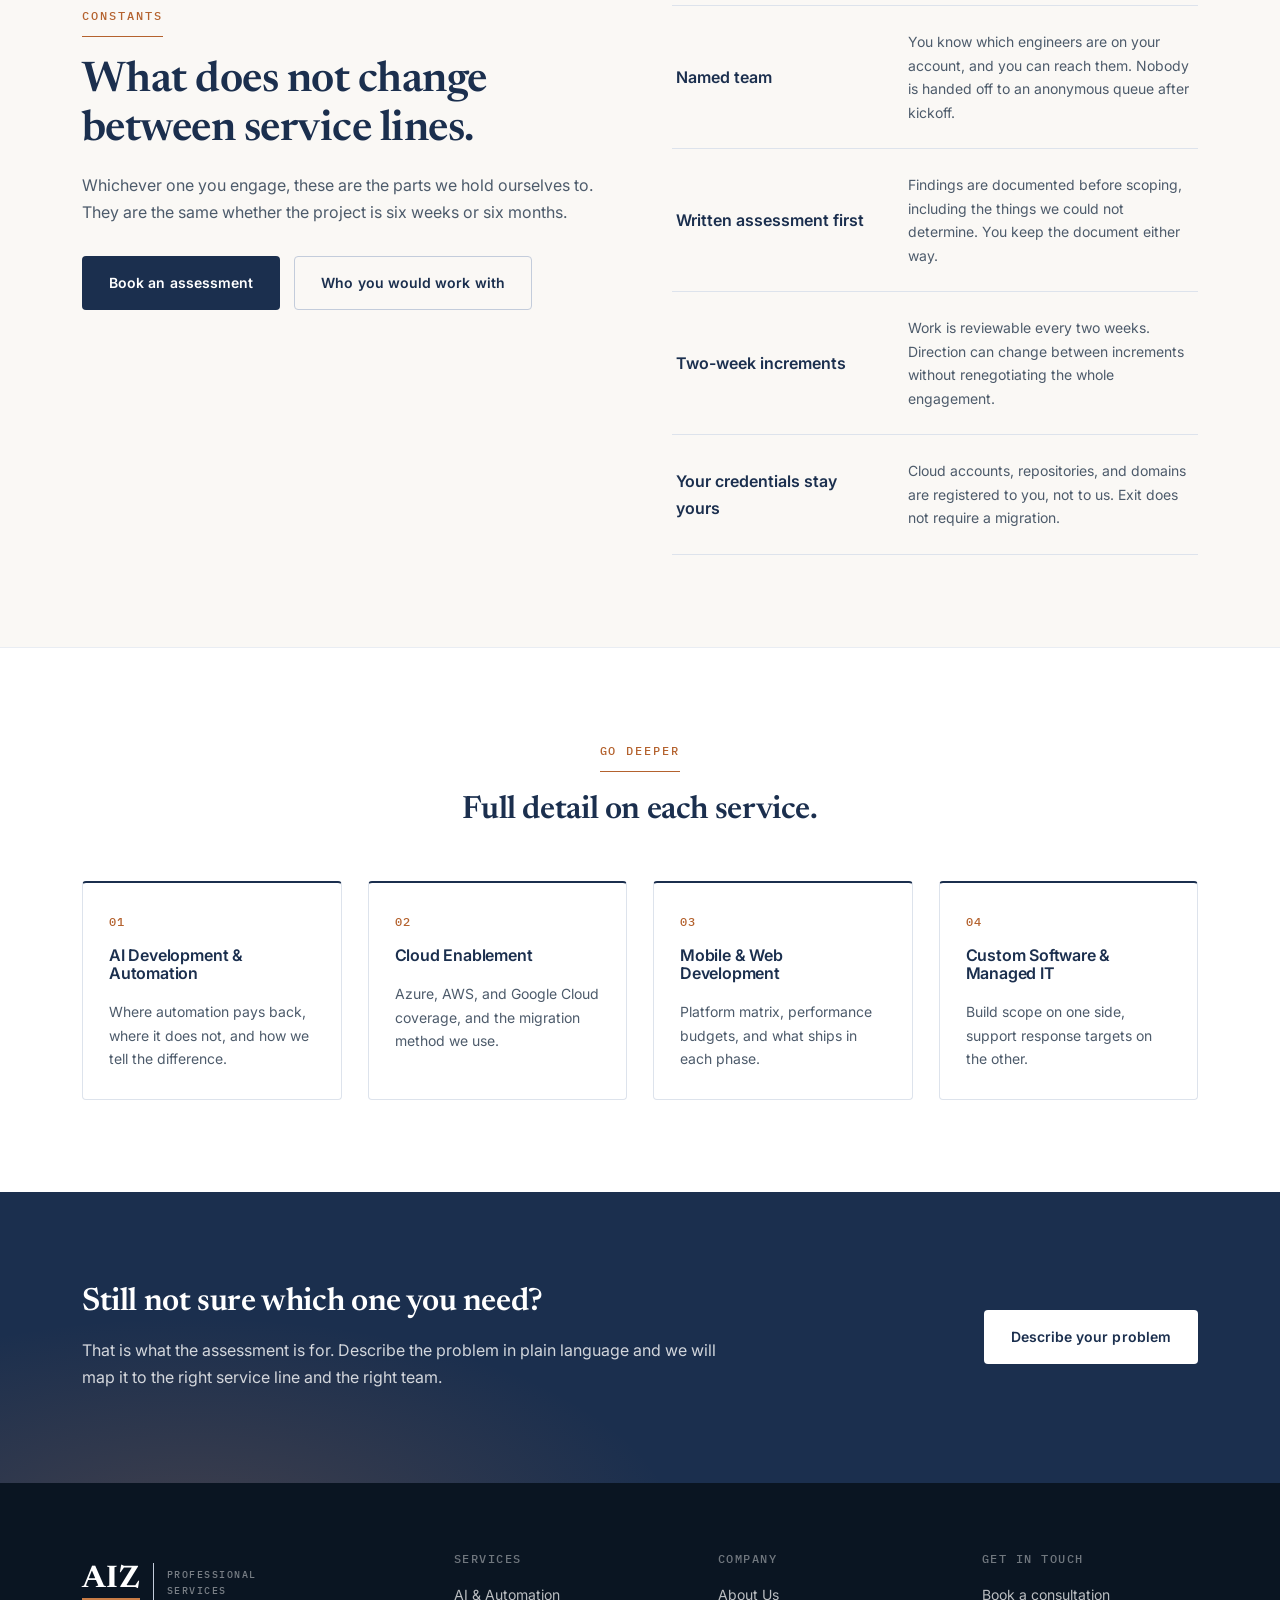
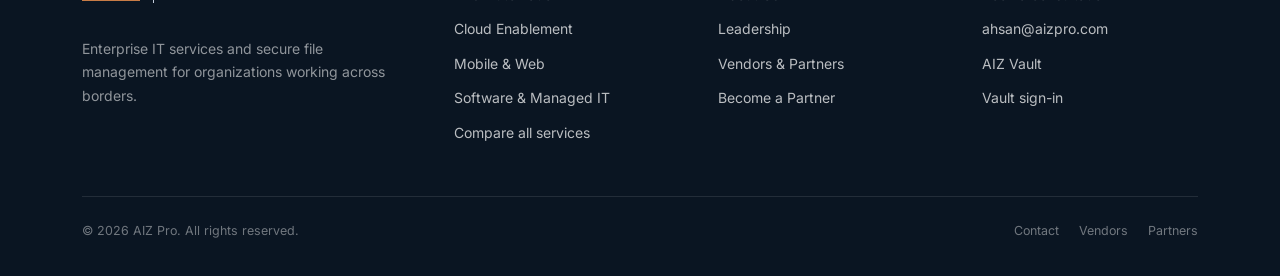
<file: services.html>
<!DOCTYPE html>
<html lang="en">
<head>
<meta charset="UTF-8">
<meta name="viewport" content="width=device-width, initial-scale=1.0">
<title>IT Services — Compare All Four | AIZ Pro</title>
<meta name="description" content="Four IT service lines from AIZ Pro: AI development and automation, cloud enablement, mobile and web development, and custom software with managed IT. Compare scope, timelines, and fit.">
<meta property="og:type" content="website">
<meta property="og:title" content="IT Services — Compare All Four | AIZ Pro">
<meta property="og:description" content="Compare AIZ Pro's four IT service lines by scope, typical timeline, and who each one suits.">
<meta property="og:url" content="https://aizpro.com/services">
<meta property="og:image" content="https://aizpro.com/images/aiz-logo-social.jpg">
<meta name="twitter:card" content="summary">
<meta name="twitter:title" content="IT Services — Compare All Four | AIZ Pro">
<meta name="twitter:description" content="Compare AIZ Pro's four IT service lines by scope, typical timeline, and who each one suits.">
<link rel="canonical" href="https://aizpro.com/services">
<link rel="icon" type="image/svg+xml" href="images/favicon.svg">
<link rel="preconnect" href="https://fonts.googleapis.com">
<link rel="preconnect" href="https://fonts.gstatic.com" crossorigin>
<link rel="stylesheet" href="https://fonts.googleapis.com/css2?family=Inter:wght@400;500;600;700&family=Newsreader:opsz,wght@6..72,400;6..72,500;6..72,600;6..72,700&family=IBM+Plex+Mono:wght@400;500&display=swap">
<link rel="stylesheet" href="css/style.css">
</head>
<body>
<a class="skip-link" href="#main">Skip to content</a>
<header class="site-header">
  <nav class="nav-wrap" aria-label="Primary">
    <a href="index.html" class="logo" aria-label="AIZ Professional Services &#8212; Home">
      <span class="logo-mark">AIZ</span>
      <span class="logo-rule"></span>
      <span class="logo-text"><span>Professional</span><span>Services</span></span>
    </a>
    <ul class="nav-links" id="primary-nav">
      <li><a href="index.html">Home</a></li>
      <li><a href="about">About</a></li>
      <li class="has-dropdown">
        <a href="vault" aria-expanded="false">AIZ Vault <span class="caret" aria-hidden="true">&#9662;</span></a>
        <ul class="dropdown">
          <li><a href="vault">Overview</a></li>
        </ul>
      </li>
      <li class="has-dropdown">
        <a href="services" aria-current="page" aria-expanded="false">IT Services <span class="caret" aria-hidden="true">&#9662;</span></a>
        <div class="dropdown mega">
          <div class="mega-grid">
            <a href="ai">
              <span class="mega-title">AI Development &amp; Automation</span>
              <span class="mega-desc">Document processing, workflow automation, and models trained on your own data.</span>
            </a>
            <a href="cloud">
              <span class="mega-title">Cloud Enablement</span>
              <span class="mega-desc">Assessment, migration, and ongoing management across Azure, AWS, and Google Cloud.</span>
            </a>
            <a href="mobile-web">
              <span class="mega-title">Mobile &amp; Web Development</span>
              <span class="mega-desc">iOS, Android, and web builds with accessibility and performance budgets set up front.</span>
            </a>
            <a href="software">
              <span class="mega-title">Custom Software &amp; Managed IT</span>
              <span class="mega-desc">Line-of-business systems, plus a service desk with published response targets.</span>
            </a>
            <div class="mega-foot">
              <p>Not sure which fits? Compare all four side by side.</p>
              <a class="btn btn-secondary" href="services">Compare services</a>
            </div>
          </div>
        </div>
      </li>
      <li><a href="vendors">Vendors</a></li>
      <li><a href="partner">Partner</a></li>
    </ul>
    <div class="nav-cta">
      <a class="btn btn-primary" href="contact">Book a consultation</a>
      <button class="nav-toggle" aria-label="Toggle menu" aria-controls="primary-nav" aria-expanded="false">
        <span></span><span></span><span></span>
      </button>
    </div>
  </nav>
</header>

<main id="main">
  <nav class="breadcrumb" aria-label="Breadcrumb">
    <div class="container">
      <ol>
      <li><a href="index.html">Home</a></li>
      <li aria-current="page">IT Services</li>
      </ol>
    </div>
  </nav>

  <section class="page-hero">
    <div class="container">
      <div class="page-hero-body">
        <span class="eyebrow">IT Services</span>
        <h1>Four service lines. Pick the one that matches your problem.</h1>
        <p>Most firms describe their services in language that makes them impossible to tell apart. Here is the actual difference between ours &#8212; what each one covers, roughly how long it takes, and who it is for.</p>
      </div>
    </div>
  </section>

  <!-- The routing table: the whole point of this page -->
  <section>
    <div class="container">
      <div class="section-header">
        <span class="eyebrow">Compare</span>
        <h2>Side by side.</h2>
        <p>Timelines assume a mid-sized organization and are indicative, not contractual. We will give you a real range after the assessment.</p>
      </div>

      <div class="table-scroll" data-reveal>
        <table class="spec-table">
          <caption>AIZ Pro service lines &#8212; scope and fit</caption>
          <thead>
            <tr>
              <th scope="col">Service</th>
              <th scope="col">What you actually get</th>
              <th scope="col">Typical first phase</th>
              <th scope="col">Choose it when</th>
            </tr>
          </thead>
          <tbody>
            <tr>
              <th scope="row"><a href="ai">AI Development &amp; Automation</a></th>
              <td>Document extraction, workflow automation, and models fitted to your own data and vocabulary.</td>
              <td>6&#8211;12 weeks</td>
              <td>People are re-keying data between systems, or reading documents a machine could read.</td>
            </tr>
            <tr>
              <th scope="row"><a href="cloud">Cloud Enablement</a></th>
              <td>Estate assessment, migration planning and execution, and ongoing cloud operations.</td>
              <td>8&#8211;16 weeks</td>
              <td>On-premises hardware is aging, or your DR plan is a spreadsheet nobody has tested.</td>
            </tr>
            <tr>
              <th scope="row"><a href="mobile-web">Mobile &amp; Web Development</a></th>
              <td>iOS, Android, and web applications, with performance and accessibility budgets agreed before build.</td>
              <td>10&#8211;20 weeks</td>
              <td>You need something customer-facing, and off-the-shelf will not carry your workflow.</td>
            </tr>
            <tr>
              <th scope="row"><a href="software">Custom Software &amp; Managed IT</a></th>
              <td>Line-of-business systems built to your process, plus a service desk with published response targets.</td>
              <td>Software 12&#8211;24 weeks &middot; Support from day one</td>
              <td>Your process does not fit any product on the market, and someone has to keep it running afterwards.</td>
            </tr>
          </tbody>
        </table>
      </div>

      <div class="notice">
        <p><strong>Not sure?</strong> Most engagements start in one column and end up crossing two. That is normal &#8212; the assessment exists precisely so you are not guessing at this stage.</p>
      </div>
    </div>
  </section>

  <!-- What is constant across all four -->
  <section class="section-alt">
    <div class="container">
      <div class="split align-start">
        <div>
          <span class="eyebrow">Constants</span>
          <h2 class="h-lg">What does not change between service lines.</h2>
          <p>Whichever one you engage, these are the parts we hold ourselves to. They are the same whether the project is six weeks or six months.</p>
          <div class="btn-row">
            <a class="btn btn-primary" href="contact">Book an assessment</a>
            <a class="btn btn-secondary" href="about">Who you would work with</a>
          </div>
        </div>
        <dl class="def-list" data-reveal>
          <div>
            <dt>Named team</dt>
            <dd>You know which engineers are on your account, and you can reach them. Nobody is handed off to an anonymous queue after kickoff.</dd>
          </div>
          <div>
            <dt>Written assessment first</dt>
            <dd>Findings are documented before scoping, including the things we could not determine. You keep the document either way.</dd>
          </div>
          <div>
            <dt>Two-week increments</dt>
            <dd>Work is reviewable every two weeks. Direction can change between increments without renegotiating the whole engagement.</dd>
          </div>
          <div>
            <dt>Your credentials stay yours</dt>
            <dd>Cloud accounts, repositories, and domains are registered to you, not to us. Exit does not require a migration.</dd>
          </div>
        </dl>
      </div>
    </div>
  </section>

  <!-- Detail links -->
  <section>
    <div class="container">
      <div class="section-header centered">
        <span class="eyebrow">Go deeper</span>
        <h2>Full detail on each service.</h2>
      </div>
      <div class="grid-4">
        <a class="card card-num" href="ai" data-reveal>
          <span class="idx">01</span>
          <h3>AI Development &amp; Automation</h3>
          <p>Where automation pays back, where it does not, and how we tell the difference.</p>
        </a>
        <a class="card card-num" href="cloud" data-reveal data-delay="1">
          <span class="idx">02</span>
          <h3>Cloud Enablement</h3>
          <p>Azure, AWS, and Google Cloud coverage, and the migration method we use.</p>
        </a>
        <a class="card card-num" href="mobile-web" data-reveal data-delay="2">
          <span class="idx">03</span>
          <h3>Mobile &amp; Web Development</h3>
          <p>Platform matrix, performance budgets, and what ships in each phase.</p>
        </a>
        <a class="card card-num" href="software" data-reveal data-delay="3">
          <span class="idx">04</span>
          <h3>Custom Software &amp; Managed IT</h3>
          <p>Build scope on one side, support response targets on the other.</p>
        </a>
      </div>
    </div>
  </section>

  <section class="cta-band">
    <div class="container on-dark">
      <div class="cta-inner">
        <div>
          <h2>Still not sure which one you need?</h2>
          <p>That is what the assessment is for. Describe the problem in plain language and we will map it to the right service line and the right team.</p>
        </div>
        <div class="btn-row">
          <a class="btn btn-primary" href="contact">Describe your problem</a>
        </div>
      </div>
    </div>
  </section>

</main>

<footer class="site-footer">
  <div class="container">
    <div class="footer-top">
      <div class="footer-brand">
        <span class="logo" aria-hidden="true">
          <span class="logo-mark">AIZ</span>
          <span class="logo-rule"></span>
          <span class="logo-text"><span>Professional</span><span>Services</span></span>
        </span>
        <p class="footer-blurb">Enterprise IT services and secure file management for organizations working across borders.</p>
      </div>
      <div class="footer-col">
        <h2>Services</h2>
        <ul>
          <li><a href="ai">AI &amp; Automation</a></li>
          <li><a href="cloud">Cloud Enablement</a></li>
          <li><a href="mobile-web">Mobile &amp; Web</a></li>
          <li><a href="software">Software &amp; Managed IT</a></li>
          <li><a href="services">Compare all services</a></li>
        </ul>
      </div>
      <div class="footer-col">
        <h2>Company</h2>
        <ul>
          <li><a href="about">About Us</a></li>
          <li><a href="about#leadership">Leadership</a></li>
          <li><a href="vendors">Vendors &amp; Partners</a></li>
          <li><a href="partner">Become a Partner</a></li>
        </ul>
      </div>
      <div class="footer-col">
        <h2>Get in touch</h2>
        <ul>
          <li><a href="contact">Book a consultation</a></li>
          <li><a href="mailto:ahsan@aizpro.com">ahsan@aizpro.com</a></li>
          <li><a href="vault">AIZ Vault</a></li>
          <li><a href="https://portal.aizvault.com" target="_blank" rel="noopener">Vault sign-in</a></li>
        </ul>
      </div>
    </div>
    <div class="footer-bottom">
      <div>&#169; 2026 AIZ Pro. All rights reserved.</div>
      <ul>
        <li><a href="contact">Contact</a></li>
        <li><a href="vendors">Vendors</a></li>
        <li><a href="partner">Partners</a></li>
      </ul>
    </div>
  </div>
</footer>
<script src="js/main.js"></script>
</body>
</html>
</file>
<file: css/style.css>
/* ============================================================
   AIZ Pro — css/style.css
   ------------------------------------------------------------
   Type    Newsreader (display) · Inter (body) · IBM Plex Mono (labels)
   Colour  Navy #1b2f4e anchor · copper accent · warm paper alt
   Notes   Tokens are named by role, not by hue. Radii stay tight
           (2-4px on cards) — soft 14px corners everywhere is the
           single most template-looking thing a site can do.
   ============================================================ */

:root {
  /* --- brand ------------------------------------------------ */
  --navy-950: #0a1522;
  --navy-900: #11223a;
  --navy-800: #1b2f4e;   /* anchor */
  --navy-700: #26405f;
  --navy-600: #35506f;

  --copper-700: #96501f;
  --copper-600: #b4622e;
  --copper-500: #c87c46;
  --copper-100: #f6ece3;

  --blue-700: #204a86;
  --blue-600: #2b5ca8;
  --blue-100: #e5edf8;

  /* --- neutrals --------------------------------------------- */
  --ink:        #16202c;
  --ink-soft:   #4d5b6b;
  --ink-faint:  #78859a;
  --line:       #dde3ec;
  --line-soft:  #e9edf3;
  --line-strong:#c3ccdb;
  --paper:      #ffffff;
  --paper-cool: #f4f6fa;
  --paper-warm: #faf8f5;   /* warm alt — breaks the cold blue-grey default */

  /* --- roles ------------------------------------------------ */
  --action-primary:       var(--navy-800);
  --action-primary-hover: var(--navy-950);
  --action-accent:        var(--copper-600);
  --action-accent-hover:  var(--copper-700);
  --link:                 var(--blue-700);
  --focus:                var(--copper-600);

  /* --- type ------------------------------------------------- */
  --font-display: "Newsreader", Georgia, "Times New Roman", serif;
  --font-body: "Inter", -apple-system, "Segoe UI", Helvetica, sans-serif;
  --font-mono: "IBM Plex Mono", ui-monospace, "SF Mono", Menlo, monospace;

  --fs-xs:   0.78rem;
  --fs-sm:   0.875rem;
  --fs-base: 1rem;
  --fs-md:   1.0625rem;
  --fs-lg:   1.1875rem;
  --fs-xl:   1.4rem;
  --fs-2xl:  clamp(1.65rem, 2.5vw, 2.05rem);
  --fs-3xl:  clamp(2rem, 3.3vw, 2.8rem);
  --fs-4xl:  clamp(2.5rem, 5vw, 4rem);

  /* --- space & shape ---------------------------------------- */
  --r-xs: 2px;
  --r-sm: 4px;
  --r-md: 8px;
  --r-lg: 16px;

  --sp-tight: 60px;
  --sp-base:  92px;
  --sp-loose: 124px;

  --maxw: 1180px;
  --maxw-narrow: 720px;
  --header-h: 76px;
}

* { margin: 0; padding: 0; box-sizing: border-box; }
html { scroll-behavior: smooth; scroll-padding-top: calc(var(--header-h) + 60px); }

body {
  font-family: var(--font-body);
  color: var(--ink);
  background: var(--paper);
  line-height: 1.68;
  font-size: var(--fs-base);
  -webkit-font-smoothing: antialiased;
  text-rendering: optimizeLegibility;
}

img, svg { max-width: 100%; display: block; }
a { color: var(--link); text-decoration: none; }
:focus-visible { outline: 2px solid var(--focus); outline-offset: 3px; border-radius: var(--r-xs); }

.container { max-width: var(--maxw); margin: 0 auto; padding: 0 32px; }
.container-narrow { max-width: var(--maxw-narrow); margin: 0 auto; padding: 0 32px; }

/* ---------- typography ------------------------------------- */
h1, h2, h3, h4 {
  font-family: var(--font-display);
  color: var(--navy-800);
  font-weight: 600;
  line-height: 1.15;
  letter-spacing: -0.012em;
  font-optical-sizing: auto;
}
h1 { font-size: var(--fs-3xl); }
h2 { font-size: var(--fs-2xl); }
h3 { font-size: var(--fs-lg); }
.h-hero { font-size: var(--fs-4xl); line-height: 1.06; letter-spacing: -0.022em; }
.h-lg   { font-size: var(--fs-3xl); }
.h-md   { font-size: var(--fs-xl); }

p { color: var(--ink-soft); }
p + p { margin-top: 15px; }
h1 + p, h2 + p, h3 + p, .h-lg + p, .h-hero + p { margin-top: 18px; }
.lede { font-size: var(--fs-lg); line-height: 1.6; color: var(--ink-soft); }

/* Mono kicker over a hairline rule — replaces the rounded pill eyebrow */
.eyebrow {
  display: block;
  font-family: var(--font-mono);
  font-size: var(--fs-xs);
  font-weight: 500;
  letter-spacing: 0.16em;
  text-transform: uppercase;
  color: var(--copper-600);
  margin-bottom: 20px;
  padding-bottom: 10px;
  border-bottom: 1px solid currentColor;
  width: fit-content;
  max-width: 100%;
}

.section-header { max-width: 660px; margin-bottom: 52px; }
.section-header.centered { margin-left: auto; margin-right: auto; text-align: center; }
.section-header.centered .eyebrow { margin-left: auto; margin-right: auto; }
.section-header p { margin-top: 16px; font-size: var(--fs-md); }

/* ---------- buttons ---------------------------------------- */
.btn {
  display: inline-flex;
  align-items: center;
  gap: 9px;
  padding: 14px 26px;
  border-radius: var(--r-sm);
  font-family: var(--font-body);
  font-weight: 600;
  font-size: var(--fs-sm);
  letter-spacing: 0.005em;
  border: 1px solid transparent;
  cursor: pointer;
  transition: background .18s ease, color .18s ease, border-color .18s ease, transform .18s ease;
}
.btn svg { width: 16px; height: 16px; transition: transform .18s ease; }
.btn:hover svg { transform: translateX(3px); }

.btn-primary { background: var(--action-primary); color: #fff; }
.btn-primary:hover { background: var(--action-primary-hover); }


.btn-secondary { background: transparent; color: var(--navy-800); border-color: var(--line-strong); }
.btn-secondary:hover { border-color: var(--navy-800); background: var(--paper-cool); }

.btn-ghost {
  background: none; border: none; padding: 0;
  color: var(--link); font-weight: 600; font-size: var(--fs-sm);
}
.btn-ghost:hover { color: var(--copper-600); }

.btn-row { display: flex; flex-wrap: wrap; gap: 14px; margin-top: 30px; }

/* on dark grounds */
.on-dark .btn-primary { background: #fff; color: var(--navy-800); }
.on-dark .btn-primary:hover { background: var(--copper-100); }
.on-dark .btn-secondary { color: #fff; border-color: rgba(255,255,255,.35); }
.on-dark .btn-secondary:hover { border-color: #fff; background: rgba(255,255,255,.08); }

/* ---------- header ----------------------------------------- */
.site-header {
  position: sticky; top: 0; z-index: 200;
  background: rgba(255,255,255,.94);
  backdrop-filter: blur(12px);
  border-bottom: 1px solid var(--line);
}
.nav-wrap {
  display: flex; align-items: center; gap: 24px;
  max-width: var(--maxw); margin: 0 auto; padding: 0 32px;
  min-height: var(--header-h);
}
.logo { flex-shrink: 0; display: flex; align-items: center; gap: 13px; padding: 12px 0; }
.logo-mark {
  font-family: var(--font-display); font-weight: 700; font-size: 1.95rem;
  line-height: 1; color: var(--navy-800); letter-spacing: .01em;
  border-bottom: 3px solid var(--copper-600); padding-bottom: 3px;
}
.logo-rule { width: 1px; height: 40px; background: var(--line-strong); }
.logo-text {
  display: flex; flex-direction: column;
  font-family: var(--font-mono); font-size: .62rem; font-weight: 500;
  letter-spacing: .15em; text-transform: uppercase;
  color: var(--ink-faint); line-height: 1.6; white-space: nowrap;
}

.nav-links { display: flex; align-items: center; gap: 2px; list-style: none; margin-left: auto; }
.nav-links > li { position: relative; }
.nav-links > li > a {
  display: flex; align-items: center; gap: 6px;
  padding: 10px 13px; color: var(--ink);
  font-weight: 500; font-size: var(--fs-sm);
  border-radius: var(--r-sm); position: relative;
  white-space: nowrap;
}
.nav-links > li > a::after {
  content: ""; position: absolute; left: 13px; right: 13px; bottom: 3px;
  height: 2px; background: var(--copper-600);
  transform: scaleX(0); transform-origin: left; transition: transform .2s ease;
}
.nav-links > li > a:hover::after { transform: scaleX(1); }
.nav-links > li > a[aria-current="page"] { color: var(--navy-800); font-weight: 600; }
.nav-links > li > a[aria-current="page"]::after { transform: scaleX(1); }
.caret { font-size: .62rem; color: var(--ink-faint); transition: transform .18s ease; }
.has-dropdown.open > a .caret { transform: rotate(180deg); }

.dropdown {
  position: absolute; top: calc(100% + 6px); left: 0;
  min-width: 260px; background: #fff;
  border: 1px solid var(--line); border-top: 2px solid var(--copper-600);
  border-radius: var(--r-sm);
  box-shadow: 0 18px 44px rgba(11,21,34,.14);
  padding: 8px; list-style: none;
  opacity: 0; visibility: hidden; transform: translateY(6px);
  transition: opacity .16s ease, transform .16s ease, visibility .16s;
}
.has-dropdown:hover > .dropdown,
.has-dropdown:focus-within > .dropdown,
.has-dropdown.open > .dropdown { opacity: 1; visibility: visible; transform: translateY(0); }
.dropdown a { display: block; padding: 10px 13px; font-size: var(--fs-sm); color: var(--ink); border-radius: var(--r-xs); }
.dropdown a:hover { background: var(--paper-cool); color: var(--navy-800); }

/* mega-menu (IT Services) */
.mega { width: min(760px, calc(100vw - 64px)); padding: 26px; left: 50%; transform: translate(-50%, 6px); }
.has-dropdown:hover > .mega,
.has-dropdown:focus-within > .mega,
.has-dropdown.open > .mega { transform: translate(-50%, 0); }
.mega-grid { display: grid; grid-template-columns: 1fr 1fr; gap: 4px 20px; }
.mega a {
  display: block; padding: 14px 15px; border-radius: var(--r-sm);
  border: 1px solid transparent;
}
.mega a:hover { background: var(--paper-cool); border-color: var(--line); }
.mega .mega-title { font-weight: 600; font-size: var(--fs-sm); color: var(--navy-800); margin-bottom: 3px; }
.mega .mega-desc { font-size: var(--fs-xs); color: var(--ink-soft); line-height: 1.5; }
.mega-foot {
  grid-column: 1 / -1; margin-top: 14px; padding-top: 16px;
  border-top: 1px solid var(--line); display: flex; justify-content: space-between; align-items: center; gap: 16px;
}
.mega-foot p { font-size: var(--fs-xs); margin: 0; }

.nav-cta { display: flex; align-items: center; gap: 10px; flex-shrink: 0; }
.nav-cta .btn { padding: 11px 20px; }

.nav-toggle {
  display: none; background: none; border: none; cursor: pointer;
  width: 44px; height: 44px; flex-direction: column;
  align-items: center; justify-content: center; gap: 5px;
}
.nav-toggle span { width: 22px; height: 2px; background: var(--navy-800); transition: transform .22s ease, opacity .22s ease; }
.nav-toggle[aria-expanded="true"] span:nth-child(1) { transform: translateY(7px) rotate(45deg); }
.nav-toggle[aria-expanded="true"] span:nth-child(2) { opacity: 0; }
.nav-toggle[aria-expanded="true"] span:nth-child(3) { transform: translateY(-7px) rotate(-45deg); }

@media (max-width: 1140px) {
  .logo-mark { font-size: 1.7rem; }
  .logo-rule { height: 36px; }
  .nav-toggle { display: flex; }
  .nav-cta .btn { display: none; }
  .nav-links {
    position: absolute; top: 100%; left: 0; right: 0;
    background: #fff; border-bottom: 1px solid var(--line);
    flex-direction: column; align-items: stretch;
    padding: 12px 20px 26px; gap: 0; display: none;
    max-height: calc(100vh - var(--header-h)); overflow-y: auto;
    box-shadow: 0 20px 40px rgba(11,21,34,.1);
  }
  .nav-links.open { display: flex; }
  .nav-links > li > a { width: 100%; padding: 14px 8px; justify-content: space-between; }
  .nav-links > li > a::after { display: none; }
  .dropdown, .mega {
    position: static; width: auto; opacity: 1; visibility: hidden;
    transform: none; display: none; box-shadow: none; border: none;
    border-left: 2px solid var(--copper-600); border-radius: 0;
    margin: 0 0 10px 10px; padding: 4px 0 4px 8px;
  }
  .has-dropdown:hover > .mega,
  .has-dropdown:focus-within > .mega,
  .has-dropdown.open > .mega { transform: none; }
  .has-dropdown.open > .dropdown { display: block; visibility: visible; }
  .has-dropdown:hover > .dropdown { visibility: inherit; }
  .mega-grid { grid-template-columns: 1fr; }
  .mega a { padding: 11px 10px; }
  .mega-foot { display: none; }
}

/* ---------- breadcrumb ------------------------------------- */
.breadcrumb { padding: 16px 0 0; }
.breadcrumb ol { list-style: none; display: flex; flex-wrap: wrap; align-items: center; gap: 8px; }
.breadcrumb li { display: flex; align-items: center; gap: 8px; font-family: var(--font-mono); font-size: var(--fs-xs); letter-spacing: .05em; }
.breadcrumb li:not(:last-child)::after { content: "/"; color: rgba(255,255,255,.35); }
.breadcrumb a { color: rgba(255,255,255,.62); }
.breadcrumb a:hover { color: #fff; }
.breadcrumb [aria-current="page"] { color: rgba(255,255,255,.9); }

/* ---------- sections & rhythm ------------------------------ */
main > section { padding: var(--sp-base) 0; }
section.tight  { padding: var(--sp-tight) 0; }
section.loose  { padding: var(--sp-loose) 0; }
.section-alt   { background: var(--paper-warm); border-top: 1px solid var(--line-soft); border-bottom: 1px solid var(--line-soft); }
.section-cool  { background: var(--paper-cool); border-top: 1px solid var(--line-soft); border-bottom: 1px solid var(--line-soft); }

/* ---------- home hero (editorial, no photo split) ---------- */
.home-hero {
  padding: clamp(70px, 9vw, 118px) 0 0;
  background:
    radial-gradient(900px 420px at 78% -20%, var(--copper-100), transparent 62%),
    linear-gradient(180deg, var(--paper-warm) 0%, var(--paper) 88%);
  border-bottom: 1px solid var(--line);
}
.home-hero-body { max-width: 900px; }
.home-hero .h-hero { max-width: 17ch; }
.home-hero .lede { max-width: 56ch; margin-top: 26px; }

.hero-meta {
  display: grid; grid-template-columns: repeat(3, 1fr); gap: 0;
  margin-top: clamp(56px, 7vw, 82px); border-top: 1px solid var(--line);
}
.hero-meta > div { padding: 24px 30px 30px 0; border-right: 1px solid var(--line); }
.hero-meta > div:last-child { border-right: none; }
.hero-meta dt {
  font-family: var(--font-mono); font-size: var(--fs-xs); font-weight: 500;
  letter-spacing: .12em; text-transform: uppercase; color: var(--copper-600); margin-bottom: 9px;
}
.hero-meta dd { font-size: var(--fs-sm); color: var(--ink-soft); line-height: 1.55; }
@media (max-width: 820px) {
  .hero-meta { grid-template-columns: 1fr; }
  .hero-meta > div { border-right: none; border-bottom: 1px solid var(--line); padding: 18px 0; }
  .hero-meta > div:last-child { border-bottom: none; }
}


/* ---------- page hero (interior pages) --------------------- */
.page-hero {
  background: var(--navy-800);
  padding: 0 0 var(--sp-tight) !important;
  position: relative;
  overflow: hidden;
}
.page-hero::after {
  content: ""; position: absolute; inset: 0;
  background:
    radial-gradient(680px 300px at 88% -10%, rgba(200,124,70,.20), transparent 70%),
    linear-gradient(180deg, transparent 55%, rgba(10,21,34,.4));
  pointer-events: none;
}
.page-hero .container { position: relative; z-index: 1; }
.page-hero-body { padding-top: 46px; max-width: 780px; }
.page-hero .eyebrow { color: var(--copper-500); }
.page-hero h1 { color: #fff; }
.page-hero p { color: rgba(255,255,255,.8); max-width: 44em; margin-top: 18px; font-size: var(--fs-md); }

/* ---------- sticky sub-nav --------------------------------- */
.subnav {
  position: sticky; top: var(--header-h); z-index: 150;
  background: rgba(255,255,255,.96);
  backdrop-filter: blur(10px);
  border-bottom: 1px solid var(--line);
}
.subnav-inner {
  max-width: var(--maxw); margin: 0 auto; padding: 0 32px;
  display: flex; align-items: center; gap: 4px;
  overflow-x: auto; scrollbar-width: none;
}
.subnav-inner::-webkit-scrollbar { display: none; }
.subnav a {
  padding: 16px 14px; font-size: var(--fs-sm); font-weight: 500;
  color: var(--ink-soft); white-space: nowrap;
  border-bottom: 2px solid transparent; transition: color .18s, border-color .18s;
}
.subnav a:hover { color: var(--navy-800); }
.subnav a.is-active { color: var(--navy-800); font-weight: 600; border-bottom-color: var(--copper-600); }
.subnav .subnav-cta { margin-left: auto; padding-left: 20px; }

/* ---------- grids ------------------------------------------ */
.grid-2 { display: grid; grid-template-columns: 1fr 1fr; gap: 30px; }
.grid-3 { display: grid; grid-template-columns: repeat(3, 1fr); gap: 28px; }
.grid-4 { display: grid; grid-template-columns: repeat(4, 1fr); gap: 26px; }
.split  { display: grid; grid-template-columns: 1fr 1fr; gap: 64px; align-items: center; }
.split-wide { grid-template-columns: 1.15fr .85fr; }
.split-narrow { grid-template-columns: .85fr 1.15fr; }
.align-start { align-items: start; }
@media (max-width: 980px) {
  .grid-3, .grid-4 { grid-template-columns: repeat(2, 1fr); }
  .grid-2, .split, .split-wide, .split-narrow { grid-template-columns: 1fr; gap: 40px; }
}
@media (max-width: 620px) { .grid-3, .grid-4 { grid-template-columns: 1fr; } }

/* ---------- cards ------------------------------------------ */
.card {
  background: #fff; border: 1px solid var(--line);
  border-radius: var(--r-sm); padding: 28px 26px;
  transition: border-color .18s ease, box-shadow .18s ease, transform .18s ease;
}
.card:hover { border-color: var(--line-strong); box-shadow: 0 10px 30px rgba(11,21,34,.07); transform: translateY(-2px); }
.card h3 { font-family: var(--font-body); font-weight: 600; font-size: var(--fs-base); margin-bottom: 9px; }
.card p { font-size: var(--fs-sm); }

/* number-led card: no icon badge, a mono index instead */
.card-num { border-top: 2px solid var(--navy-800); }
.card-num .idx {
  font-family: var(--font-mono); font-size: var(--fs-xs); font-weight: 500;
  color: var(--copper-600); letter-spacing: .1em; display: block; margin-bottom: 14px;
}


/* ---------- feature row (alternating, no card chrome) ------ */
.feature-row { display: grid; grid-template-columns: 1fr 1fr; gap: 68px; align-items: center; }
.feature-row + .feature-row { margin-top: var(--sp-base); }
.feature-row.flip .feature-media { order: -1; }
.feature-row h2, .feature-row h3 { font-size: var(--fs-2xl); font-family: var(--font-display); }
.feature-list { list-style: none; margin-top: 24px; }
.feature-list li {
  padding: 13px 0 13px 28px; border-top: 1px solid var(--line);
  font-size: var(--fs-sm); color: var(--ink-soft); position: relative;
}
.feature-list li:last-child { border-bottom: 1px solid var(--line); }
.feature-list li::before {
  content: ""; position: absolute; left: 4px; top: 25px;
  width: 10px; height: 1px; background: var(--copper-600);
}
@media (max-width: 980px) {
  .feature-row { grid-template-columns: 1fr; gap: 36px; }
  .feature-row.flip .feature-media { order: 0; }
}

/* ---------- definition list (industries, capability lists) - */
.def-list { border-top: 1px solid var(--line); }
.def-list > div {
  display: grid; grid-template-columns: 200px 1fr; gap: 32px;
  padding: 24px 4px; border-bottom: 1px solid var(--line);
  transition: background .18s ease;
}
.def-list > div:hover { background: var(--paper-cool); }
.def-list dt { font-family: var(--font-body); font-weight: 600; font-size: var(--fs-base); color: var(--navy-800); display: flex; align-items: center; gap: 11px; }
.def-list dd { font-size: var(--fs-sm); color: var(--ink-soft); }
@media (max-width: 780px) {
  .def-list > div { grid-template-columns: 1fr; gap: 8px; }
}

/* ---------- stats ------------------------------------------ */
.stat-band { display: grid; grid-template-columns: repeat(4, 1fr); gap: 0; border-top: 1px solid var(--line); }
.stat {
  padding: 34px 28px 30px; border-bottom: 1px solid var(--line);
  border-right: 1px solid var(--line);
}
.stat:first-child { padding-left: 0; }
.stat:last-child { border-right: none; }
.stat .num {
  font-family: var(--font-mono); font-weight: 500;
  font-size: clamp(2rem, 3.6vw, 2.7rem); color: var(--navy-800);
  line-height: 1; letter-spacing: -.03em; font-feature-settings: "tnum";
}
.stat .label { font-weight: 600; font-size: var(--fs-sm); color: var(--ink); margin: 12px 0 7px; }
.stat p { font-size: var(--fs-xs); line-height: 1.6; }
.stat-note { margin-top: 22px; font-size: var(--fs-xs); color: var(--ink-faint); font-style: italic; }
@media (max-width: 900px) {
  .stat-band { grid-template-columns: repeat(2, 1fr); }
  .stat:nth-child(2n) { border-right: none; }
  .stat:nth-child(3) { padding-left: 0; }
}
@media (max-width: 520px) {
  .stat-band { grid-template-columns: 1fr; }
  .stat { border-right: none; padding-left: 0; }
}

/* ---------- logo wall -------------------------------------- */
.logo-wall { display: grid; grid-template-columns: repeat(5, 1fr); border: 1px solid var(--line); border-radius: var(--r-sm); overflow: hidden; background: #fff; }
.logo-cell {
  display: flex; flex-direction: column; align-items: center; justify-content: center;
  gap: 6px; padding: 30px 18px; text-align: center;
  border-right: 1px solid var(--line); min-height: 116px;
  transition: background .18s ease;
}
.logo-cell:last-child { border-right: none; }
.logo-cell:hover { background: var(--paper-warm); }
.logo-cell .wordmark {
  font-family: var(--font-display); font-size: 1.28rem; font-weight: 600;
  color: var(--navy-700); letter-spacing: -.01em; line-height: 1.1;
}
.logo-cell .kind { font-family: var(--font-mono); font-size: .66rem; letter-spacing: .12em; text-transform: uppercase; color: var(--ink-faint); }
.logo-cell img { max-height: 30px; width: auto; object-fit: contain; filter: grayscale(1); opacity: .78; transition: filter .2s, opacity .2s; }
.logo-cell:hover img { filter: none; opacity: 1; }
@media (max-width: 900px) {
  .logo-wall { grid-template-columns: repeat(2, 1fr); }
  .logo-cell { border-bottom: 1px solid var(--line); }
  .logo-cell:nth-child(2n) { border-right: none; }
}

/* ---------- vendor detail ---------------------------------- */
.vendor { display: grid; grid-template-columns: 240px 1fr; gap: 44px; padding: 40px 0; border-bottom: 1px solid var(--line); align-items: start; }
.vendor:first-of-type { border-top: 1px solid var(--line); }
.vendor-mark .wordmark { font-family: var(--font-display); font-size: 1.6rem; font-weight: 600; color: var(--navy-800); line-height: 1.15; }
.vendor-mark .kind { font-family: var(--font-mono); font-size: var(--fs-xs); letter-spacing: .1em; text-transform: uppercase; color: var(--copper-600); margin-top: 8px; display: block; }
.vendor-meta { font-family: var(--font-mono); font-size: var(--fs-xs); color: var(--ink-faint); margin-top: 6px; }
.vendor-body p { font-size: var(--fs-sm); }
.tag-row { display: flex; flex-wrap: wrap; gap: 8px; margin-top: 18px; }
.tag {
  font-family: var(--font-mono); font-size: .68rem; letter-spacing: .06em;
  text-transform: uppercase; color: var(--ink-soft);
  border: 1px solid var(--line-strong); border-radius: var(--r-xs); padding: 5px 9px;
}
@media (max-width: 780px) { .vendor { grid-template-columns: 1fr; gap: 20px; } }

/* ---------- tabs ------------------------------------------- */
.tabs { margin-top: 8px; }
.tablist { display: flex; gap: 2px; border-bottom: 1px solid var(--line); overflow-x: auto; scrollbar-width: none; }
.tablist::-webkit-scrollbar { display: none; }
.tablist button {
  background: none; border: none; cursor: pointer;
  font-family: var(--font-body); font-size: var(--fs-sm); font-weight: 500;
  color: var(--ink-soft); padding: 15px 20px; white-space: nowrap;
  border-bottom: 2px solid transparent; margin-bottom: -1px;
  transition: color .18s, border-color .18s;
}
.tablist button:hover { color: var(--navy-800); }
.tablist button[aria-selected="true"] { color: var(--navy-800); font-weight: 600; border-bottom-color: var(--copper-600); }
.tabpanel { padding-top: 40px; }
.tabpanel[hidden] { display: none; }

/* ---------- accordion -------------------------------------- */
.accordion { border-top: 1px solid var(--line); }
.acc-item { border-bottom: 1px solid var(--line); }
.acc-trigger {
  width: 100%; background: none; border: none; cursor: pointer; text-align: left;
  display: flex; align-items: center; justify-content: space-between; gap: 24px;
  padding: 22px 4px; font-family: var(--font-body);
  font-size: var(--fs-md); font-weight: 600; color: var(--navy-800);
  transition: color .18s;
}
.acc-trigger:hover { color: var(--copper-700); }
.acc-icon { position: relative; width: 14px; height: 14px; flex-shrink: 0; }
.acc-icon::before, .acc-icon::after {
  content: ""; position: absolute; background: var(--copper-600);
  transition: transform .22s ease, opacity .22s ease;
}
.acc-icon::before { top: 6px; left: 0; width: 14px; height: 2px; }
.acc-icon::after  { left: 6px; top: 0; width: 2px; height: 14px; }
.acc-trigger[aria-expanded="true"] .acc-icon::after { transform: rotate(90deg); opacity: 0; }
.acc-panel { overflow: hidden; }
.acc-panel[hidden] { display: none; }
.acc-panel-inner { padding: 0 4px 26px; max-width: 62em; }
.acc-panel-inner p { font-size: var(--fs-sm); }

/* ---------- spec table ------------------------------------- */
.table-scroll { overflow-x: auto; border: 1px solid var(--line); border-radius: var(--r-sm); background: #fff; }
.spec-table { width: 100%; border-collapse: collapse; font-size: var(--fs-sm); min-width: 620px; }
.spec-table caption { text-align: left; padding: 18px 22px; font-family: var(--font-mono); font-size: var(--fs-xs); letter-spacing: .1em; text-transform: uppercase; color: var(--ink-faint); border-bottom: 1px solid var(--line); }
.spec-table th, .spec-table td { padding: 16px 22px; text-align: left; vertical-align: top; border-bottom: 1px solid var(--line-soft); }
.spec-table thead th {
  font-family: var(--font-mono); font-size: var(--fs-xs); font-weight: 500;
  letter-spacing: .08em; text-transform: uppercase; color: var(--ink-faint);
  background: var(--paper-cool); border-bottom: 1px solid var(--line);
}
.spec-table tbody th { font-weight: 600; color: var(--navy-800); font-size: var(--fs-sm); white-space: nowrap; }
.spec-table td { color: var(--ink-soft); }
.spec-table tbody tr:last-child th, .spec-table tbody tr:last-child td { border-bottom: none; }
.spec-table tbody tr:hover { background: var(--paper-warm); }
.spec-table .yes { color: var(--copper-700); font-family: var(--font-mono); }

/* ---------- timeline (horizontal process) ------------------ */
.timeline { display: grid; grid-auto-flow: column; grid-auto-columns: 1fr; gap: 0; position: relative; }
.timeline::before { content: ""; position: absolute; top: 13px; left: 0; right: 0; height: 1px; background: var(--line-strong); }
.tl-step { position: relative; padding: 0 26px 0 0; }
.tl-step::before {
  content: ""; position: relative; display: block;
  width: 11px; height: 11px; border-radius: 50%;
  background: var(--paper); border: 2px solid var(--copper-600);
  margin: 8px 0 26px; z-index: 1;
}
.section-alt .tl-step::before { background: var(--paper-warm); }
.section-cool .tl-step::before { background: var(--paper-cool); }
.tl-step .tl-idx { font-family: var(--font-mono); font-size: var(--fs-xs); letter-spacing: .1em; color: var(--copper-600); display: block; margin-bottom: 8px; }
.tl-step h3 { font-family: var(--font-body); font-weight: 600; font-size: var(--fs-base); margin-bottom: 7px; }
.tl-step p { font-size: var(--fs-sm); }
@media (max-width: 900px) {
  .timeline { grid-auto-flow: row; }
  .timeline::before { top: 0; bottom: 0; left: 5px; right: auto; width: 1px; height: auto; }
  .tl-step { padding: 0 0 30px 32px; }
  .tl-step::before { position: absolute; left: 0; top: 6px; margin: 0; }
  .tl-step:last-child { padding-bottom: 0; }
}

/* ---------- architecture diagram --------------------------- */
.arch-diagram { background: #fff; border: 1px solid var(--line); border-radius: var(--r-sm); padding: 34px; }
.arch-diagram svg { width: 100%; height: auto; }
.arch-caption { font-family: var(--font-mono); font-size: var(--fs-xs); color: var(--ink-faint); margin-top: 20px; letter-spacing: .04em; }

/* ---------- callout / pull quote --------------------------- */
.callout {
  border-left: 2px solid var(--copper-600); padding: 4px 0 4px 26px;
  margin: 34px 0; max-width: 46em;
}
.callout p { font-family: var(--font-display); font-size: var(--fs-xl); line-height: 1.42; color: var(--navy-800); }
.callout cite { display: block; margin-top: 14px; font-family: var(--font-mono); font-size: var(--fs-xs); font-style: normal; letter-spacing: .06em; text-transform: uppercase; color: var(--ink-faint); }

.notice {
  background: var(--copper-100); border: 1px solid #ecd9c8;
  border-radius: var(--r-sm); padding: 20px 24px; margin-top: 28px;
}
.notice p { font-size: var(--fs-sm); color: var(--copper-700); margin: 0; }

/* ---------- photography ------------------------------------ */
.photo-frame { border-radius: var(--r-md); overflow: hidden; position: relative; background: var(--paper-cool); }
.photo-frame img { width: 100%; height: 100%; object-fit: cover; aspect-ratio: 4 / 3; }
.photo-frame.wide img { aspect-ratio: 16 / 9; }

/* ---------- leadership ------------------------------------- */
.leader { max-width: 64em; }
.leader h2, .leader h3 { font-size: var(--fs-xl); }
.leader .title { font-family: var(--font-mono); font-size: var(--fs-xs); letter-spacing: .1em; text-transform: uppercase; color: var(--copper-600); margin: 8px 0 16px; }
.leader p { font-size: var(--fs-sm); }

.leader + .rule { margin: 44px 0; }
hr.rule { border: none; border-top: 1px solid var(--line); }

/* ---------- forms ------------------------------------------ */
.form-grid { display: grid; grid-template-columns: 1fr 1fr; gap: 0 22px; }
.form-group { margin-bottom: 22px; }
.form-group.full { grid-column: 1 / -1; }
.form-group label { display: block; font-family: var(--font-mono); font-size: var(--fs-xs); font-weight: 500; letter-spacing: .07em; text-transform: uppercase; margin-bottom: 9px; color: var(--ink); }
.form-group .req { color: var(--copper-600); }
.form-group input, .form-group select, .form-group textarea {
  width: 100%; padding: 13px 15px;
  border: 1px solid var(--line-strong); border-radius: var(--r-sm);
  font-family: var(--font-body); font-size: var(--fs-sm);
  background: #fff; color: var(--ink); transition: border-color .16s, box-shadow .16s;
}
.form-group textarea { min-height: 148px; resize: vertical; }
.form-group input:focus, .form-group select:focus, .form-group textarea:focus {
  outline: none; border-color: var(--navy-800);
  box-shadow: 0 0 0 3px rgba(27,47,78,.1);
}
.form-note { font-size: var(--fs-xs); color: var(--ink-faint); margin-top: 16px; }
@media (max-width: 700px) { .form-grid { grid-template-columns: 1fr; } }

/* ---------- contact block ---------------------------------- */
.contact-block { border-top: 1px solid var(--line); }
.contact-item { padding: 22px 0; border-bottom: 1px solid var(--line); }
.contact-item .k { font-family: var(--font-mono); font-size: var(--fs-xs); letter-spacing: .1em; text-transform: uppercase; color: var(--ink-faint); margin-bottom: 7px; }
.contact-item .v { font-size: var(--fs-md); color: var(--navy-800); font-weight: 500; }
.contact-item .v a { color: var(--navy-800); border-bottom: 1px solid var(--line-strong); }
.contact-item .v a:hover { color: var(--copper-700); border-color: var(--copper-600); }
.contact-item p { font-size: var(--fs-sm); margin-top: 6px; }

/* ---------- CTA band --------------------------------------- */
.cta-band { background: var(--navy-800); color: #fff; position: relative; overflow: hidden; }
.cta-band::after {
  content: ""; position: absolute; inset: 0;
  background: radial-gradient(700px 320px at 15% 120%, rgba(200,124,70,.22), transparent 70%);
  pointer-events: none;
}
.cta-band .container { position: relative; z-index: 1; }
.cta-inner { display: grid; grid-template-columns: 1.3fr .7fr; gap: 60px; align-items: center; }
.cta-band h2 { color: #fff; }
.cta-band p { color: rgba(255,255,255,.8); margin-top: 16px; max-width: 40em; }
.cta-band .btn-row { margin-top: 0; justify-content: flex-end; }
@media (max-width: 900px) {
  .cta-inner { grid-template-columns: 1fr; gap: 30px; }
  .cta-band .btn-row { justify-content: flex-start; }
}

/* ---------- footer ----------------------------------------- */
.site-footer { background: var(--navy-950); color: rgba(255,255,255,.62); font-size: var(--fs-sm); padding: 68px 0 0; }
.footer-top { display: grid; grid-template-columns: 1.5fr 1fr 1fr 1fr; gap: 48px; padding-bottom: 52px; }
.footer-brand .logo-mark { color: #fff; border-bottom-color: var(--copper-500); }
.footer-brand .logo-text { color: rgba(255,255,255,.45); }
.footer-blurb { margin-top: 22px; max-width: 30em; font-size: var(--fs-sm); color: rgba(255,255,255,.55); }
.footer-col h2 { font-family: var(--font-mono); font-size: var(--fs-xs); font-weight: 500; letter-spacing: .12em; text-transform: uppercase; color: rgba(255,255,255,.42); margin-bottom: 18px; }
.footer-col ul { list-style: none; display: flex; flex-direction: column; gap: 11px; }
.footer-col a { color: rgba(255,255,255,.72); font-size: var(--fs-sm); }
.footer-col a:hover { color: #fff; }
.footer-bottom {
  border-top: 1px solid rgba(255,255,255,.1); padding: 24px 0 34px;
  display: flex; flex-wrap: wrap; justify-content: space-between; gap: 14px 26px;
  font-size: var(--fs-xs); color: rgba(255,255,255,.42);
}
.footer-bottom ul { list-style: none; display: flex; flex-wrap: wrap; gap: 20px; }
.footer-bottom a { color: rgba(255,255,255,.42); }
.footer-bottom a:hover { color: rgba(255,255,255,.8); }
@media (max-width: 900px) {
  .footer-top { grid-template-columns: 1fr 1fr; gap: 38px; }
  .footer-brand { grid-column: 1 / -1; }
}
@media (max-width: 560px) { .footer-top { grid-template-columns: 1fr; } }

/* ---------- motion ----------------------------------------- */
/* Gated on .has-js (set by main.js) so content is never hidden without a
   script running that can reveal it again. */
.has-js [data-reveal] { opacity: 0; transform: translateY(16px); transition: opacity .6s cubic-bezier(.22,.61,.36,1), transform .6s cubic-bezier(.22,.61,.36,1); }
.has-js [data-reveal].is-visible { opacity: 1; transform: none; }
[data-reveal][data-delay="1"] { transition-delay: .07s; }
[data-reveal][data-delay="2"] { transition-delay: .14s; }
[data-reveal][data-delay="3"] { transition-delay: .21s; }

@media (prefers-reduced-motion: reduce) {
  html { scroll-behavior: auto; }
  *, *::before, *::after { animation: none !important; transition: none !important; }
  [data-reveal] { opacity: 1 !important; transform: none !important; }
}

/* ---------- utilities -------------------------------------- */
.visually-hidden {
  position: absolute; width: 1px; height: 1px; padding: 0;
  margin: -1px; overflow: hidden; clip: rect(0 0 0 0); white-space: nowrap; border: 0;
}
.skip-link {
  position: absolute; left: 16px; top: -60px; z-index: 999;
  background: var(--navy-800); color: #fff; padding: 12px 20px;
  border-radius: 0 0 var(--r-sm) var(--r-sm); font-size: var(--fs-sm); font-weight: 600;
  transition: top .18s ease;
}
.skip-link:focus { top: 0; }
</file>
